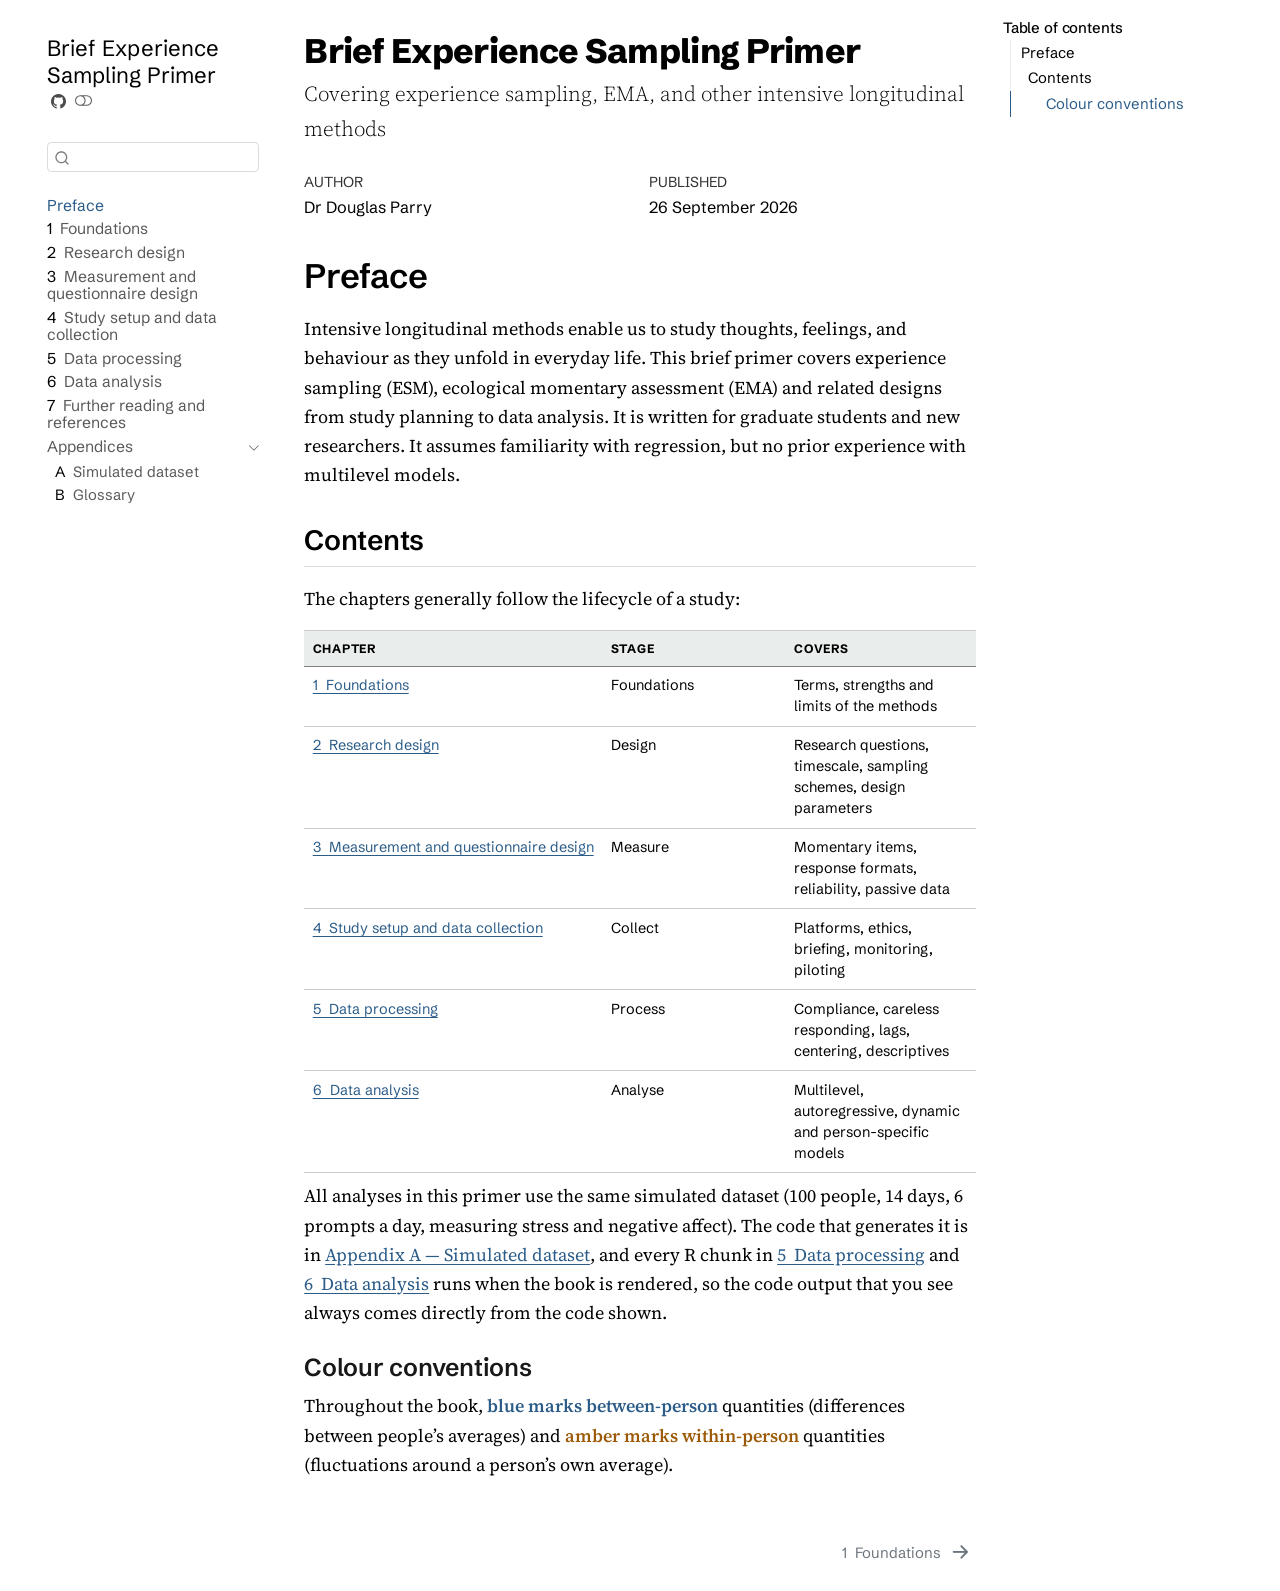
<file: esm-primer/index.html>
<!DOCTYPE html>
<html xmlns="http://www.w3.org/1999/xhtml" lang="en" xml:lang="en"><head>

<meta charset="utf-8">
<meta name="generator" content="quarto-1.9.38">

<meta name="viewport" content="width=device-width, initial-scale=1.0, user-scalable=yes">

<meta name="author" content="Dr Douglas Parry">
<meta name="dcterms.date" content="2026-09-26">

<title>Brief Experience Sampling Primer</title>
<style>
/* Default styles provided by pandoc.
** See https://pandoc.org/MANUAL.html#variables-for-html for config info.
*/
code{white-space: pre-wrap;}
span.smallcaps{font-variant: small-caps;}
div.columns{display: flex; gap: min(4vw, 1.5em);}
div.column{flex: auto; overflow-x: auto;}
div.hanging-indent{margin-left: 1.5em; text-indent: -1.5em;}
ul.task-list{list-style: none;}
ul.task-list li input[type="checkbox"] {
  width: 0.8em;
  margin: 0 0.8em 0.2em -1em; /* quarto-specific, see https://github.com/quarto-dev/quarto-cli/issues/4556 */ 
  vertical-align: middle;
}
</style>


<script src="site_libs/quarto-nav/quarto-nav.js"></script>
<script src="site_libs/quarto-nav/headroom.min.js"></script>
<script src="site_libs/clipboard/clipboard.min.js"></script>
<script src="site_libs/quarto-search/autocomplete.umd.js"></script>
<script src="site_libs/quarto-search/fuse.min.js"></script>
<script src="site_libs/quarto-search/quarto-search.js"></script>
<meta name="quarto:offset" content="./">
<link href="./01-foundations.html" rel="next">
<script src="site_libs/quarto-html/quarto.js" type="module"></script>
<script src="site_libs/quarto-html/tabsets/tabsets.js" type="module"></script>
<script src="site_libs/quarto-html/popper.min.js"></script>
<script src="site_libs/quarto-html/tippy.umd.min.js"></script>
<script src="site_libs/quarto-html/anchor.min.js"></script>
<link href="site_libs/quarto-html/tippy.css" rel="stylesheet">
<link href="site_libs/quarto-html/quarto-syntax-highlighting-b4a6977b0acd68cc64f20a42b22ed96d.css" rel="stylesheet" class="quarto-color-scheme" id="quarto-text-highlighting-styles">
<link href="site_libs/quarto-html/quarto-syntax-highlighting-dark-b4a6977b0acd68cc64f20a42b22ed96d.css" rel="stylesheet" class="quarto-color-scheme quarto-color-alternate" id="quarto-text-highlighting-styles">
<link href="site_libs/quarto-html/quarto-syntax-highlighting-b4a6977b0acd68cc64f20a42b22ed96d.css" rel="stylesheet" class="quarto-color-scheme-extra" id="quarto-text-highlighting-styles">
<script src="site_libs/bootstrap/bootstrap.min.js"></script>
<link href="site_libs/bootstrap/bootstrap-icons.css" rel="stylesheet">
<link href="site_libs/bootstrap/bootstrap-a930c1ea56d3c89e28a32ab090513413.min.css" rel="stylesheet" append-hash="true" class="quarto-color-scheme" id="quarto-bootstrap" data-mode="light">
<link href="site_libs/bootstrap/bootstrap-dark-594e0f838834c2ada8935efbe523737a.min.css" rel="stylesheet" append-hash="true" class="quarto-color-scheme quarto-color-alternate" id="quarto-bootstrap" data-mode="dark">
<link href="site_libs/bootstrap/bootstrap-a930c1ea56d3c89e28a32ab090513413.min.css" rel="stylesheet" append-hash="true" class="quarto-color-scheme-extra" id="quarto-bootstrap" data-mode="light">
<script id="quarto-search-options" type="application/json">{
  "location": "sidebar",
  "copy-button": false,
  "collapse-after": 3,
  "panel-placement": "start",
  "type": "textbox",
  "limit": 50,
  "keyboard-shortcut": [
    "f",
    "/",
    "s"
  ],
  "show-item-context": false,
  "language": {
    "search-no-results-text": "No results",
    "search-matching-documents-text": "matching documents",
    "search-copy-link-title": "Copy link to search",
    "search-hide-matches-text": "Hide additional matches",
    "search-more-match-text": "more match in this document",
    "search-more-matches-text": "more matches in this document",
    "search-clear-button-title": "Clear",
    "search-text-placeholder": "",
    "search-detached-cancel-button-title": "Cancel",
    "search-submit-button-title": "Submit",
    "search-label": "Search"
  }
}</script>


</head>

<body class="nav-sidebar floating quarto-light"><script id="quarto-html-before-body" type="application/javascript">
    const toggleBodyColorMode = (bsSheetEl) => {
      const mode = bsSheetEl.getAttribute("data-mode");
      const bodyEl = window.document.querySelector("body");
      if (mode === "dark") {
        bodyEl.classList.add("quarto-dark");
        bodyEl.classList.remove("quarto-light");
      } else {
        bodyEl.classList.add("quarto-light");
        bodyEl.classList.remove("quarto-dark");
      }
    }
    const toggleBodyColorPrimary = () => {
      const bsSheetEl = window.document.querySelector("link#quarto-bootstrap:not([rel=disabled-stylesheet])");
      if (bsSheetEl) {
        toggleBodyColorMode(bsSheetEl);
      }
    }
    const setColorSchemeToggle = (alternate) => {
      const toggles = window.document.querySelectorAll('.quarto-color-scheme-toggle');
      for (let i=0; i < toggles.length; i++) {
        const toggle = toggles[i];
        if (toggle) {
          if (alternate) {
            toggle.classList.add("alternate");
          } else {
            toggle.classList.remove("alternate");
          }
        }
      }
    };
    const toggleColorMode = (alternate) => {
      // Switch the stylesheets
      const primaryStylesheets = window.document.querySelectorAll('link.quarto-color-scheme:not(.quarto-color-alternate)');
      const alternateStylesheets = window.document.querySelectorAll('link.quarto-color-scheme.quarto-color-alternate');
      manageTransitions('#quarto-margin-sidebar .nav-link', false);
      if (alternate) {
        // note: dark is layered on light, we don't disable primary!
        enableStylesheet(alternateStylesheets);
        for (const sheetNode of alternateStylesheets) {
          if (sheetNode.id === "quarto-bootstrap") {
            toggleBodyColorMode(sheetNode);
          }
        }
      } else {
        disableStylesheet(alternateStylesheets);
        enableStylesheet(primaryStylesheets)
        toggleBodyColorPrimary();
      }
      manageTransitions('#quarto-margin-sidebar .nav-link', true);
      // Switch the toggles
      setColorSchemeToggle(alternate)
      // Hack to workaround the fact that safari doesn't
      // properly recolor the scrollbar when toggling (#1455)
      if (navigator.userAgent.indexOf('Safari') > 0 && navigator.userAgent.indexOf('Chrome') == -1) {
        manageTransitions("body", false);
        window.scrollTo(0, 1);
        setTimeout(() => {
          window.scrollTo(0, 0);
          manageTransitions("body", true);
        }, 40);
      }
    }
    const disableStylesheet = (stylesheets) => {
      for (let i=0; i < stylesheets.length; i++) {
        const stylesheet = stylesheets[i];
        stylesheet.rel = 'disabled-stylesheet';
      }
    }
    const enableStylesheet = (stylesheets) => {
      for (let i=0; i < stylesheets.length; i++) {
        const stylesheet = stylesheets[i];
        if(stylesheet.rel !== 'stylesheet') { // for Chrome, which will still FOUC without this check
          stylesheet.rel = 'stylesheet';
        }
      }
    }
    const manageTransitions = (selector, allowTransitions) => {
      const els = window.document.querySelectorAll(selector);
      for (let i=0; i < els.length; i++) {
        const el = els[i];
        if (allowTransitions) {
          el.classList.remove('notransition');
        } else {
          el.classList.add('notransition');
        }
      }
    }
    const isFileUrl = () => {
      return window.location.protocol === 'file:';
    }
    const hasAlternateSentinel = () => {
      let styleSentinel = getColorSchemeSentinel();
      if (styleSentinel !== null) {
        return styleSentinel === "alternate";
      } else {
        return false;
      }
    }
    const setStyleSentinel = (alternate) => {
      const value = alternate ? "alternate" : "default";
      if (!isFileUrl()) {
        window.localStorage.setItem("quarto-color-scheme", value);
      } else {
        localAlternateSentinel = value;
      }
    }
    const getColorSchemeSentinel = () => {
      if (!isFileUrl()) {
        const storageValue = window.localStorage.getItem("quarto-color-scheme");
        return storageValue != null ? storageValue : localAlternateSentinel;
      } else {
        return localAlternateSentinel;
      }
    }
    const toggleGiscusIfUsed = (isAlternate, darkModeDefault) => {
      const baseTheme = document.querySelector('#giscus-base-theme')?.value ?? 'light';
      const alternateTheme = document.querySelector('#giscus-alt-theme')?.value ?? 'dark';
      let newTheme = '';
      if(authorPrefersDark) {
        newTheme = isAlternate ? baseTheme : alternateTheme;
      } else {
        newTheme = isAlternate ? alternateTheme : baseTheme;
      }
      const changeGiscusTheme = () => {
        // From: https://github.com/giscus/giscus/issues/336
        const sendMessage = (message) => {
          const iframe = document.querySelector('iframe.giscus-frame');
          if (!iframe) return;
          iframe.contentWindow.postMessage({ giscus: message }, 'https://giscus.app');
        }
        sendMessage({
          setConfig: {
            theme: newTheme
          }
        });
      }
      const isGiscussLoaded = window.document.querySelector('iframe.giscus-frame') !== null;
      if (isGiscussLoaded) {
        changeGiscusTheme();
      }
    };
    const authorPrefersDark = false;
    const queryPrefersDark = window.matchMedia('(prefers-color-scheme: dark)');
    const darkModeDefault = queryPrefersDark.matches;
      document.querySelector('link#quarto-text-highlighting-styles.quarto-color-scheme-extra').rel = 'disabled-stylesheet';
      document.querySelector('link#quarto-bootstrap.quarto-color-scheme-extra').rel = 'disabled-stylesheet';
    let localAlternateSentinel = darkModeDefault ? 'alternate' : 'default';
    // Dark / light mode switch
    window.quartoToggleColorScheme = () => {
      // Read the current dark / light value
      let toAlternate = !hasAlternateSentinel();
      toggleColorMode(toAlternate);
      setStyleSentinel(toAlternate);
      toggleGiscusIfUsed(toAlternate, darkModeDefault);
      window.dispatchEvent(new Event('resize'));
    };
    queryPrefersDark.addEventListener("change", e => {
      if(window.localStorage.getItem("quarto-color-scheme") !== null)
        return;
      const alternate = e.matches
      toggleColorMode(alternate);
      localAlternateSentinel = e.matches ? 'alternate' : 'default'; // this is used alongside local storage!
      toggleGiscusIfUsed(alternate, darkModeDefault);
    });
    // Switch to dark mode if need be
    if (hasAlternateSentinel()) {
      toggleColorMode(true);
    } else {
      toggleColorMode(false);
    }
  </script>

<div id="quarto-search-results"></div>
  <header id="quarto-header" class="headroom fixed-top">
  <nav class="quarto-secondary-nav">
    <div class="container-fluid d-flex">
      <button type="button" class="quarto-btn-toggle btn" data-bs-toggle="collapse" role="button" data-bs-target=".quarto-sidebar-collapse-item" aria-controls="quarto-sidebar" aria-expanded="false" aria-label="Toggle sidebar navigation" onclick="if (window.quartoToggleHeadroom) { window.quartoToggleHeadroom(); }">
        <i class="bi bi-layout-text-sidebar-reverse"></i>
      </button>
        <nav class="quarto-page-breadcrumbs" aria-label="breadcrumb"><ol class="breadcrumb"><li class="breadcrumb-item"><a href="./index.html">Preface</a></li></ol></nav>
        <a class="flex-grow-1" role="navigation" data-bs-toggle="collapse" data-bs-target=".quarto-sidebar-collapse-item" aria-controls="quarto-sidebar" aria-expanded="false" aria-label="Toggle sidebar navigation" onclick="if (window.quartoToggleHeadroom) { window.quartoToggleHeadroom(); }">      
        </a>
      <button type="button" class="btn quarto-search-button" aria-label="Search" onclick="window.quartoOpenSearch();">
        <i class="bi bi-search"></i>
      </button>
    </div>
  </nav>
</header>
<!-- content -->
<div id="quarto-content" class="quarto-container page-columns page-rows-contents page-layout-article">
<!-- sidebar -->
  <nav id="quarto-sidebar" class="sidebar collapse collapse-horizontal quarto-sidebar-collapse-item sidebar-navigation floating overflow-auto">
    <div class="pt-lg-2 mt-2 text-left sidebar-header">
    <div class="sidebar-title mb-0 py-0">
      <a href="./">Brief Experience Sampling Primer</a> 
        <div class="sidebar-tools-main">
    <a href="https://github.com/dougaparry/esm-primer" title="Source Code" class="quarto-navigation-tool px-1" aria-label="Source Code"><i class="bi bi-github"></i></a>
  <a href="" class="quarto-color-scheme-toggle quarto-navigation-tool  px-1" onclick="window.quartoToggleColorScheme(); return false;" title="Toggle dark mode"><i class="bi"></i></a>
</div>
    </div>
      </div>
        <div class="mt-2 flex-shrink-0 align-items-center">
        <div class="sidebar-search">
        <div id="quarto-search" class="" title="Search"></div>
        </div>
        </div>
    <div class="sidebar-menu-container"> 
    <ul class="list-unstyled mt-1">
        <li class="sidebar-item">
  <div class="sidebar-item-container"> 
  <a href="./index.html" class="sidebar-item-text sidebar-link active">
 <span class="menu-text">Preface</span></a>
  </div>
</li>
        <li class="sidebar-item">
  <div class="sidebar-item-container"> 
  <a href="./01-foundations.html" class="sidebar-item-text sidebar-link">
 <span class="menu-text"><span class="chapter-number">1</span>&nbsp; <span class="chapter-title">Foundations</span></span></a>
  </div>
</li>
        <li class="sidebar-item">
  <div class="sidebar-item-container"> 
  <a href="./02-design.html" class="sidebar-item-text sidebar-link">
 <span class="menu-text"><span class="chapter-number">2</span>&nbsp; <span class="chapter-title">Research design</span></span></a>
  </div>
</li>
        <li class="sidebar-item">
  <div class="sidebar-item-container"> 
  <a href="./03-measurement.html" class="sidebar-item-text sidebar-link">
 <span class="menu-text"><span class="chapter-number">3</span>&nbsp; <span class="chapter-title">Measurement and questionnaire design</span></span></a>
  </div>
</li>
        <li class="sidebar-item">
  <div class="sidebar-item-container"> 
  <a href="./04-collection.html" class="sidebar-item-text sidebar-link">
 <span class="menu-text"><span class="chapter-number">4</span>&nbsp; <span class="chapter-title">Study setup and data collection</span></span></a>
  </div>
</li>
        <li class="sidebar-item">
  <div class="sidebar-item-container"> 
  <a href="./05-processing.html" class="sidebar-item-text sidebar-link">
 <span class="menu-text"><span class="chapter-number">5</span>&nbsp; <span class="chapter-title">Data processing</span></span></a>
  </div>
</li>
        <li class="sidebar-item">
  <div class="sidebar-item-container"> 
  <a href="./06-analysis.html" class="sidebar-item-text sidebar-link">
 <span class="menu-text"><span class="chapter-number">6</span>&nbsp; <span class="chapter-title">Data analysis</span></span></a>
  </div>
</li>
        <li class="sidebar-item">
  <div class="sidebar-item-container"> 
  <a href="./08-further-reading.html" class="sidebar-item-text sidebar-link">
 <span class="menu-text"><span class="chapter-number">7</span>&nbsp; <span class="chapter-title">Further reading and references</span></span></a>
  </div>
</li>
        <li class="sidebar-item sidebar-item-section">
      <div class="sidebar-item-container"> 
            <a class="sidebar-item-text sidebar-link text-start" data-bs-toggle="collapse" data-bs-target="#quarto-sidebar-section-1" role="navigation" aria-expanded="true">
 <span class="menu-text">Appendices</span></a>
          <a class="sidebar-item-toggle text-start" data-bs-toggle="collapse" data-bs-target="#quarto-sidebar-section-1" role="navigation" aria-expanded="true" aria-label="Toggle section">
            <i class="bi bi-chevron-right ms-2"></i>
          </a> 
      </div>
      <ul id="quarto-sidebar-section-1" class="collapse list-unstyled sidebar-section depth1 show">  
          <li class="sidebar-item">
  <div class="sidebar-item-container"> 
  <a href="./A-simulated-data.html" class="sidebar-item-text sidebar-link">
 <span class="menu-text"><span class="chapter-number">A</span>&nbsp; <span class="chapter-title">Simulated dataset</span></span></a>
  </div>
</li>
          <li class="sidebar-item">
  <div class="sidebar-item-container"> 
  <a href="./B-glossary.html" class="sidebar-item-text sidebar-link">
 <span class="menu-text"><span class="chapter-number">B</span>&nbsp; <span class="chapter-title">Glossary</span></span></a>
  </div>
</li>
      </ul>
  </li>
    </ul>
    </div>
</nav>
<div id="quarto-sidebar-glass" class="quarto-sidebar-collapse-item" data-bs-toggle="collapse" data-bs-target=".quarto-sidebar-collapse-item"></div>
<!-- margin-sidebar -->
    <div id="quarto-margin-sidebar" class="sidebar margin-sidebar">
        <nav id="TOC" role="doc-toc" class="toc-active">
    <h2 id="toc-title">Table of contents</h2>
   
  <ul>
  <li><a href="#preface" id="toc-preface" class="nav-link active" data-scroll-target="#preface">Preface</a>
  <ul class="collapse">
  <li><a href="#contents" id="toc-contents" class="nav-link" data-scroll-target="#contents">Contents</a>
  <ul class="collapse">
  <li><a href="#colour-conventions" id="toc-colour-conventions" class="nav-link" data-scroll-target="#colour-conventions">Colour conventions</a></li>
  </ul></li>
  </ul></li>
  </ul>
</nav>
    </div>
<!-- main -->
<main class="content" id="quarto-document-content">


<header id="title-block-header" class="quarto-title-block default">
<div class="quarto-title">
<h1 class="title">Brief Experience Sampling Primer</h1>
<p class="subtitle lead">Covering experience sampling, EMA, and other intensive longitudinal methods</p>
</div>



<div class="quarto-title-meta">

    <div>
    <div class="quarto-title-meta-heading">Author</div>
    <div class="quarto-title-meta-contents">
             <p>Dr Douglas Parry </p>
          </div>
  </div>
    
    <div>
    <div class="quarto-title-meta-heading">Published</div>
    <div class="quarto-title-meta-contents">
      <p class="date">26 September 2026</p>
    </div>
  </div>
  
    
  </div>
  


</header>


<section id="preface" class="level1 unnumbered">
<h1 class="unnumbered">Preface</h1>
<p>Intensive longitudinal methods enable us to study thoughts, feelings, and behaviour as they unfold in everyday life. This brief primer covers experience sampling (ESM), ecological momentary assessment (EMA) and related designs from study planning to data analysis. It is written for graduate students and new researchers. It assumes familiarity with regression, but no prior experience with multilevel models.</p>
<section id="contents" class="level2">
<h2 class="anchored" data-anchor-id="contents">Contents</h2>
<p>The chapters generally follow the lifecycle of a study:</p>
<table class="caption-top table">
<colgroup>
<col style="width: 33%">
<col style="width: 33%">
<col style="width: 33%">
</colgroup>
<thead>
<tr class="header">
<th>Chapter</th>
<th>Stage</th>
<th>Covers</th>
</tr>
</thead>
<tbody>
<tr class="odd">
<td><a href="01-foundations.html" class="quarto-xref"><span>1&nbsp; Foundations</span></a></td>
<td>Foundations</td>
<td>Terms, strengths and limits of the methods</td>
</tr>
<tr class="even">
<td><a href="02-design.html" class="quarto-xref"><span>2&nbsp; Research design</span></a></td>
<td>Design</td>
<td>Research questions, timescale, sampling schemes, design parameters</td>
</tr>
<tr class="odd">
<td><a href="03-measurement.html" class="quarto-xref"><span>3&nbsp; Measurement and questionnaire design</span></a></td>
<td>Measure</td>
<td>Momentary items, response formats, reliability, passive data</td>
</tr>
<tr class="even">
<td><a href="04-collection.html" class="quarto-xref"><span>4&nbsp; Study setup and data collection</span></a></td>
<td>Collect</td>
<td>Platforms, ethics, briefing, monitoring, piloting</td>
</tr>
<tr class="odd">
<td><a href="05-processing.html" class="quarto-xref"><span>5&nbsp; Data processing</span></a></td>
<td>Process</td>
<td>Compliance, careless responding, lags, centering, descriptives</td>
</tr>
<tr class="even">
<td><a href="06-analysis.html" class="quarto-xref"><span>6&nbsp; Data analysis</span></a></td>
<td>Analyse</td>
<td>Multilevel, autoregressive, dynamic and person-specific models</td>
</tr>
</tbody>
</table>
<p>All analyses in this primer use the same simulated dataset (100 people, 14 days, 6 prompts a day, measuring stress and negative affect). The code that generates it is in <a href="A-simulated-data.html" class="quarto-xref"><span>Appendix A — Simulated dataset</span></a>, and every R chunk in <a href="05-processing.html" class="quarto-xref"><span>5&nbsp; Data processing</span></a> and <a href="06-analysis.html" class="quarto-xref"><span>6&nbsp; Data analysis</span></a> runs when the book is rendered, so the code output that you see always comes directly from the code shown.</p>
<section id="colour-conventions" class="level3">
<h3 class="anchored" data-anchor-id="colour-conventions">Colour conventions</h3>
<p>Throughout the book, <span class="b">blue marks between-person</span> quantities (differences between people’s averages) and <span class="w">amber marks within-person</span> quantities (fluctuations around a person’s own average).</p>


</section>
</section>
</section>

</main> <!-- /main -->
<script id="quarto-html-after-body" type="application/javascript">
  window.document.addEventListener("DOMContentLoaded", function (event) {
    // Ensure there is a toggle, if there isn't float one in the top right
    if (window.document.querySelector('.quarto-color-scheme-toggle') === null) {
      const a = window.document.createElement('a');
      a.classList.add('top-right');
      a.classList.add('quarto-color-scheme-toggle');
      a.href = "";
      a.onclick = function() { try { window.quartoToggleColorScheme(); } catch {} return false; };
      const i = window.document.createElement("i");
      i.classList.add('bi');
      a.appendChild(i);
      window.document.body.appendChild(a);
    }
    setColorSchemeToggle(hasAlternateSentinel())
    const icon = "";
    const anchorJS = new window.AnchorJS();
    anchorJS.options = {
      placement: 'right',
      icon: icon
    };
    anchorJS.add('.anchored');
    const isCodeAnnotation = (el) => {
      for (const clz of el.classList) {
        if (clz.startsWith('code-annotation-')) {                     
          return true;
        }
      }
      return false;
    }
    const onCopySuccess = function(e) {
      // button target
      const button = e.trigger;
      // don't keep focus
      button.blur();
      // flash "checked"
      button.classList.add('code-copy-button-checked');
      var currentTitle = button.getAttribute("title");
      button.setAttribute("title", "Copied!");
      let tooltip;
      if (window.bootstrap) {
        button.setAttribute("data-bs-toggle", "tooltip");
        button.setAttribute("data-bs-placement", "left");
        button.setAttribute("data-bs-title", "Copied!");
        tooltip = new bootstrap.Tooltip(button, 
          { trigger: "manual", 
            customClass: "code-copy-button-tooltip",
            offset: [0, -8]});
        tooltip.show();    
      }
      setTimeout(function() {
        if (tooltip) {
          tooltip.hide();
          button.removeAttribute("data-bs-title");
          button.removeAttribute("data-bs-toggle");
          button.removeAttribute("data-bs-placement");
        }
        button.setAttribute("title", currentTitle);
        button.classList.remove('code-copy-button-checked');
      }, 1000);
      // clear code selection
      e.clearSelection();
    }
    const getTextToCopy = function(trigger) {
      const outerScaffold = trigger.parentElement.cloneNode(true);
      const codeEl = outerScaffold.querySelector('code');
      for (const childEl of codeEl.children) {
        if (isCodeAnnotation(childEl)) {
          childEl.remove();
        }
      }
      return codeEl.innerText;
    }
    const clipboard = new window.ClipboardJS('.code-copy-button:not([data-in-quarto-modal])', {
      text: getTextToCopy
    });
    clipboard.on('success', onCopySuccess);
    if (window.document.getElementById('quarto-embedded-source-code-modal')) {
      const clipboardModal = new window.ClipboardJS('.code-copy-button[data-in-quarto-modal]', {
        text: getTextToCopy,
        container: window.document.getElementById('quarto-embedded-source-code-modal')
      });
      clipboardModal.on('success', onCopySuccess);
    }
      var localhostRegex = new RegExp(/^(?:http|https):\/\/localhost\:?[0-9]*\//);
      var mailtoRegex = new RegExp(/^mailto:/);
        var filterRegex = new RegExp('/' + window.location.host + '/');
      var isInternal = (href) => {
          return filterRegex.test(href) || localhostRegex.test(href) || mailtoRegex.test(href);
      }
      // Inspect non-navigation links and adorn them if external
     var links = window.document.querySelectorAll('a[href]:not(.nav-link):not(.navbar-brand):not(.toc-action):not(.sidebar-link):not(.sidebar-item-toggle):not(.pagination-link):not(.no-external):not([aria-hidden]):not(.dropdown-item):not(.quarto-navigation-tool):not(.about-link)');
      for (var i=0; i<links.length; i++) {
        const link = links[i];
        if (!isInternal(link.href)) {
          // undo the damage that might have been done by quarto-nav.js in the case of
          // links that we want to consider external
          if (link.dataset.originalHref !== undefined) {
            link.href = link.dataset.originalHref;
          }
            // target, if specified
            link.setAttribute("target", "_blank");
            if (link.getAttribute("rel") === null) {
              link.setAttribute("rel", "noopener");
            }
        }
      }
    function tippyHover(el, contentFn, onTriggerFn, onUntriggerFn) {
      const config = {
        allowHTML: true,
        maxWidth: 500,
        delay: 100,
        arrow: false,
        appendTo: function(el) {
            return el.parentElement;
        },
        interactive: true,
        interactiveBorder: 10,
        theme: 'quarto',
        placement: 'bottom-start',
      };
      if (contentFn) {
        config.content = contentFn;
      }
      if (onTriggerFn) {
        config.onTrigger = onTriggerFn;
      }
      if (onUntriggerFn) {
        config.onUntrigger = onUntriggerFn;
      }
      window.tippy(el, config); 
    }
    const noterefs = window.document.querySelectorAll('a[role="doc-noteref"]');
    for (var i=0; i<noterefs.length; i++) {
      const ref = noterefs[i];
      tippyHover(ref, function() {
        // use id or data attribute instead here
        let href = ref.getAttribute('data-footnote-href') || ref.getAttribute('href');
        try { href = new URL(href).hash; } catch {}
        const id = href.replace(/^#\/?/, "");
        const note = window.document.getElementById(id);
        if (note) {
          return note.innerHTML;
        } else {
          return "";
        }
      });
    }
    const xrefs = window.document.querySelectorAll('a.quarto-xref');
    const processXRef = (id, note) => {
      // Strip column container classes
      const stripColumnClz = (el) => {
        el.classList.remove("page-full", "page-columns");
        if (el.children) {
          for (const child of el.children) {
            stripColumnClz(child);
          }
        }
      }
      stripColumnClz(note)
      if (id === null || id.startsWith('sec-')) {
        // Special case sections, only their first couple elements
        const container = document.createElement("div");
        if (note.children && note.children.length > 2) {
          container.appendChild(note.children[0].cloneNode(true));
          for (let i = 1; i < note.children.length; i++) {
            const child = note.children[i];
            if (child.tagName === "P" && child.innerText === "") {
              continue;
            } else {
              container.appendChild(child.cloneNode(true));
              break;
            }
          }
          if (window.Quarto?.typesetMath) {
            window.Quarto.typesetMath(container);
          }
          return container.innerHTML
        } else {
          if (window.Quarto?.typesetMath) {
            window.Quarto.typesetMath(note);
          }
          return note.innerHTML;
        }
      } else {
        // Remove any anchor links if they are present
        const anchorLink = note.querySelector('a.anchorjs-link');
        if (anchorLink) {
          anchorLink.remove();
        }
        if (window.Quarto?.typesetMath) {
          window.Quarto.typesetMath(note);
        }
        if (note.classList.contains("callout")) {
          return note.outerHTML;
        } else {
          return note.innerHTML;
        }
      }
    }
    for (var i=0; i<xrefs.length; i++) {
      const xref = xrefs[i];
      tippyHover(xref, undefined, function(instance) {
        instance.disable();
        let url = xref.getAttribute('href');
        let hash = undefined; 
        if (url.startsWith('#')) {
          hash = url;
        } else {
          try { hash = new URL(url).hash; } catch {}
        }
        if (hash) {
          const id = hash.replace(/^#\/?/, "");
          const note = window.document.getElementById(id);
          if (note !== null) {
            try {
              const html = processXRef(id, note.cloneNode(true));
              instance.setContent(html);
            } finally {
              instance.enable();
              instance.show();
            }
          } else {
            // See if we can fetch this
            fetch(url.split('#')[0])
            .then(res => res.text())
            .then(html => {
              const parser = new DOMParser();
              const htmlDoc = parser.parseFromString(html, "text/html");
              const note = htmlDoc.getElementById(id);
              if (note !== null) {
                const html = processXRef(id, note);
                instance.setContent(html);
              } 
            }).finally(() => {
              instance.enable();
              instance.show();
            });
          }
        } else {
          // See if we can fetch a full url (with no hash to target)
          // This is a special case and we should probably do some content thinning / targeting
          fetch(url)
          .then(res => res.text())
          .then(html => {
            const parser = new DOMParser();
            const htmlDoc = parser.parseFromString(html, "text/html");
            const note = htmlDoc.querySelector('main.content');
            if (note !== null) {
              // This should only happen for chapter cross references
              // (since there is no id in the URL)
              // remove the first header
              if (note.children.length > 0 && note.children[0].tagName === "HEADER") {
                note.children[0].remove();
              }
              const html = processXRef(null, note);
              instance.setContent(html);
            } 
          }).finally(() => {
            instance.enable();
            instance.show();
          });
        }
      }, function(instance) {
      });
    }
        let selectedAnnoteEl;
        const selectorForAnnotation = ( cell, annotation) => {
          let cellAttr = 'data-code-cell="' + cell + '"';
          let lineAttr = 'data-code-annotation="' +  annotation + '"';
          const selector = 'span[' + cellAttr + '][' + lineAttr + ']';
          return selector;
        }
        const selectCodeLines = (annoteEl) => {
          const doc = window.document;
          const targetCell = annoteEl.getAttribute("data-target-cell");
          const targetAnnotation = annoteEl.getAttribute("data-target-annotation");
          const annoteSpan = window.document.querySelector(selectorForAnnotation(targetCell, targetAnnotation));
          const lines = annoteSpan.getAttribute("data-code-lines").split(",");
          const lineIds = lines.map((line) => {
            return targetCell + "-" + line;
          })
          let top = null;
          let height = null;
          let parent = null;
          if (lineIds.length > 0) {
              //compute the position of the single el (top and bottom and make a div)
              const el = window.document.getElementById(lineIds[0]);
              top = el.offsetTop;
              height = el.offsetHeight;
              parent = el.parentElement.parentElement;
            if (lineIds.length > 1) {
              const lastEl = window.document.getElementById(lineIds[lineIds.length - 1]);
              const bottom = lastEl.offsetTop + lastEl.offsetHeight;
              height = bottom - top;
            }
            if (top !== null && height !== null && parent !== null) {
              // cook up a div (if necessary) and position it 
              let div = window.document.getElementById("code-annotation-line-highlight");
              if (div === null) {
                div = window.document.createElement("div");
                div.setAttribute("id", "code-annotation-line-highlight");
                div.style.position = 'absolute';
                parent.appendChild(div);
              }
              div.style.top = top - 2 + "px";
              div.style.height = height + 4 + "px";
              div.style.left = 0;
              let gutterDiv = window.document.getElementById("code-annotation-line-highlight-gutter");
              if (gutterDiv === null) {
                gutterDiv = window.document.createElement("div");
                gutterDiv.setAttribute("id", "code-annotation-line-highlight-gutter");
                gutterDiv.style.position = 'absolute';
                const codeCell = window.document.getElementById(targetCell);
                const gutter = codeCell.querySelector('.code-annotation-gutter');
                gutter.appendChild(gutterDiv);
              }
              gutterDiv.style.top = top - 2 + "px";
              gutterDiv.style.height = height + 4 + "px";
            }
            selectedAnnoteEl = annoteEl;
          }
        };
        const unselectCodeLines = () => {
          const elementsIds = ["code-annotation-line-highlight", "code-annotation-line-highlight-gutter"];
          elementsIds.forEach((elId) => {
            const div = window.document.getElementById(elId);
            if (div) {
              div.remove();
            }
          });
          selectedAnnoteEl = undefined;
        };
          // Handle positioning of the toggle
      window.addEventListener(
        "resize",
        throttle(() => {
          elRect = undefined;
          if (selectedAnnoteEl) {
            selectCodeLines(selectedAnnoteEl);
          }
        }, 10)
      );
      function throttle(fn, ms) {
      let throttle = false;
      let timer;
        return (...args) => {
          if(!throttle) { // first call gets through
              fn.apply(this, args);
              throttle = true;
          } else { // all the others get throttled
              if(timer) clearTimeout(timer); // cancel #2
              timer = setTimeout(() => {
                fn.apply(this, args);
                timer = throttle = false;
              }, ms);
          }
        };
      }
        // Attach click handler to the DT
        const annoteDls = window.document.querySelectorAll('dt[data-target-cell]');
        for (const annoteDlNode of annoteDls) {
          annoteDlNode.addEventListener('click', (event) => {
            const clickedEl = event.target;
            if (clickedEl !== selectedAnnoteEl) {
              unselectCodeLines();
              const activeEl = window.document.querySelector('dt[data-target-cell].code-annotation-active');
              if (activeEl) {
                activeEl.classList.remove('code-annotation-active');
              }
              selectCodeLines(clickedEl);
              clickedEl.classList.add('code-annotation-active');
            } else {
              // Unselect the line
              unselectCodeLines();
              clickedEl.classList.remove('code-annotation-active');
            }
          });
        }
    const findCites = (el) => {
      const parentEl = el.parentElement;
      if (parentEl) {
        const cites = parentEl.dataset.cites;
        if (cites) {
          return {
            el,
            cites: cites.split(' ')
          };
        } else {
          return findCites(el.parentElement)
        }
      } else {
        return undefined;
      }
    };
    var bibliorefs = window.document.querySelectorAll('a[role="doc-biblioref"]');
    for (var i=0; i<bibliorefs.length; i++) {
      const ref = bibliorefs[i];
      const citeInfo = findCites(ref);
      if (citeInfo) {
        tippyHover(citeInfo.el, function() {
          var popup = window.document.createElement('div');
          citeInfo.cites.forEach(function(cite) {
            var citeDiv = window.document.createElement('div');
            citeDiv.classList.add('hanging-indent');
            citeDiv.classList.add('csl-entry');
            var biblioDiv = window.document.getElementById('ref-' + cite);
            if (biblioDiv) {
              citeDiv.innerHTML = biblioDiv.innerHTML;
            }
            popup.appendChild(citeDiv);
          });
          return popup.innerHTML;
        });
      }
    }
  });
  </script>
<nav class="page-navigation">
  <div class="nav-page nav-page-previous">
  </div>
  <div class="nav-page nav-page-next">
      <a href="./01-foundations.html" class="pagination-link" aria-label="Foundations">
        <span class="nav-page-text"><span class="chapter-number">1</span>&nbsp; <span class="chapter-title">Foundations</span></span> <i class="bi bi-arrow-right-short"></i>
      </a>
  </div>
</nav>
</div> <!-- /content -->




</body></html>
</file>
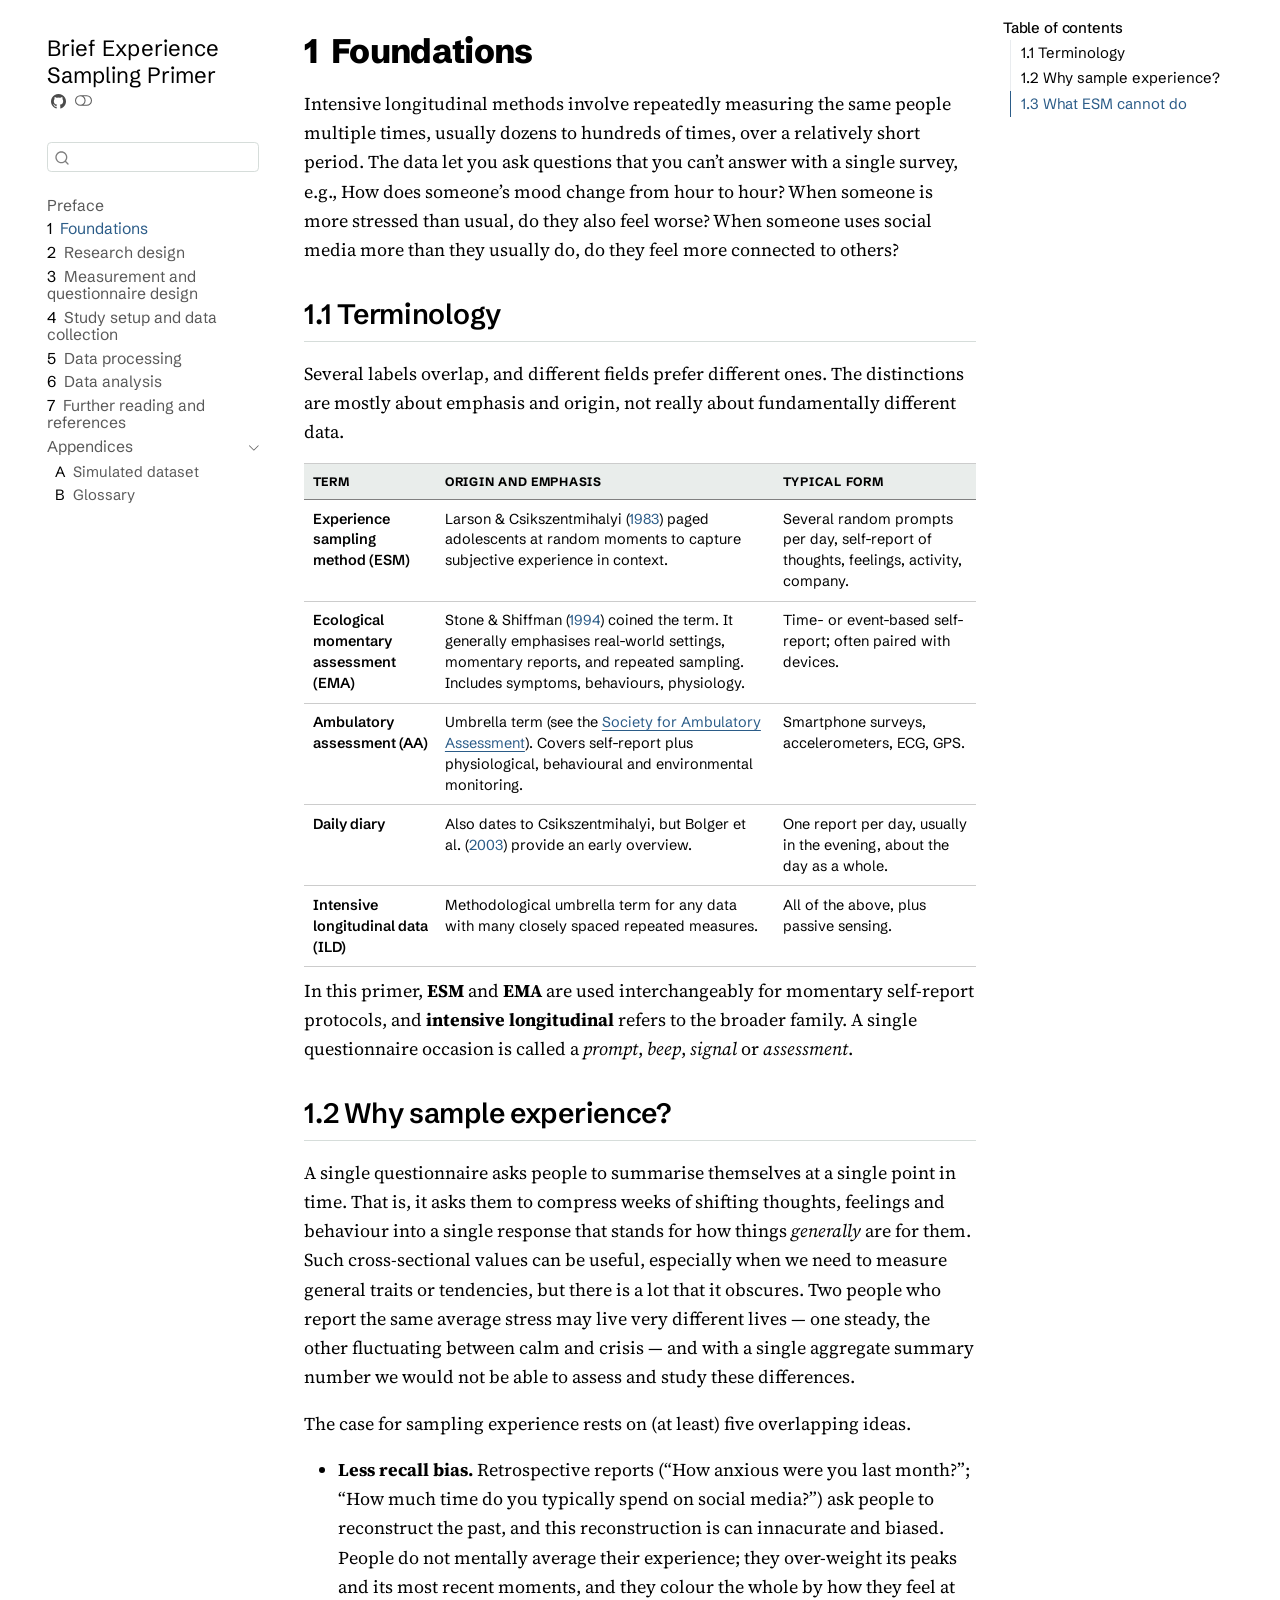
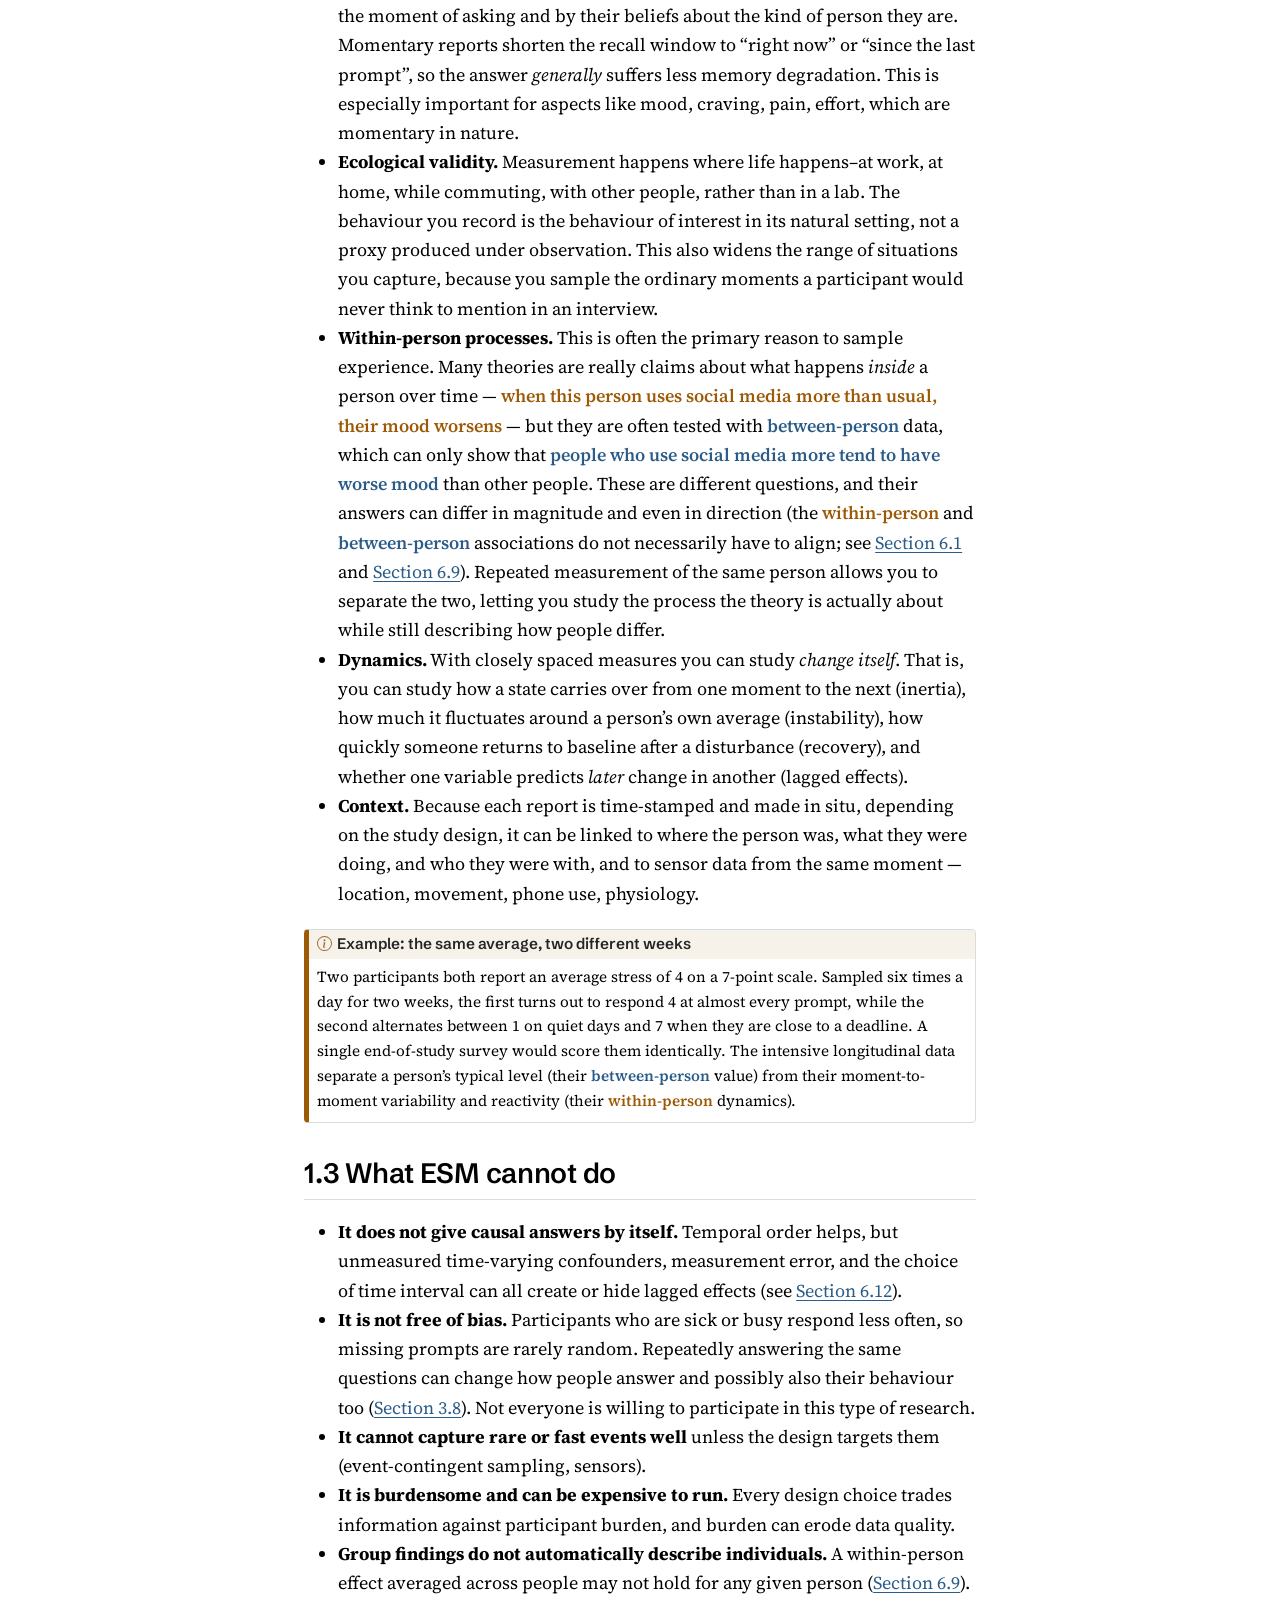
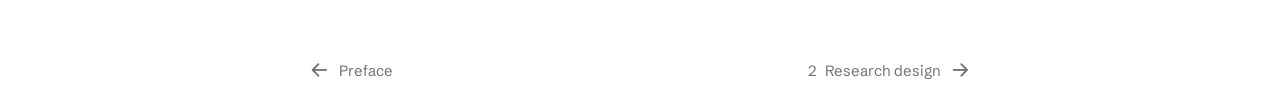
<file: esm-primer/01-foundations.html>
<!DOCTYPE html>
<html xmlns="http://www.w3.org/1999/xhtml" lang="en" xml:lang="en"><head>

<meta charset="utf-8">
<meta name="generator" content="quarto-1.9.38">

<meta name="viewport" content="width=device-width, initial-scale=1.0, user-scalable=yes">


<title>1&nbsp; Foundations – Brief Experience Sampling Primer</title>
<style>
/* Default styles provided by pandoc.
** See https://pandoc.org/MANUAL.html#variables-for-html for config info.
*/
code{white-space: pre-wrap;}
span.smallcaps{font-variant: small-caps;}
div.columns{display: flex; gap: min(4vw, 1.5em);}
div.column{flex: auto; overflow-x: auto;}
div.hanging-indent{margin-left: 1.5em; text-indent: -1.5em;}
ul.task-list{list-style: none;}
ul.task-list li input[type="checkbox"] {
  width: 0.8em;
  margin: 0 0.8em 0.2em -1em; /* quarto-specific, see https://github.com/quarto-dev/quarto-cli/issues/4556 */ 
  vertical-align: middle;
}
/* CSS for citations */
div.csl-bib-body { }
div.csl-entry {
  clear: both;
  margin-bottom: 0em;
}
.hanging-indent div.csl-entry {
  margin-left:2em;
  text-indent:-2em;
}
div.csl-left-margin {
  min-width:2em;
  float:left;
}
div.csl-right-inline {
  margin-left:2em;
  padding-left:1em;
}
div.csl-indent {
  margin-left: 2em;
}</style>


<script src="site_libs/quarto-nav/quarto-nav.js"></script>
<script src="site_libs/quarto-nav/headroom.min.js"></script>
<script src="site_libs/clipboard/clipboard.min.js"></script>
<script src="site_libs/quarto-search/autocomplete.umd.js"></script>
<script src="site_libs/quarto-search/fuse.min.js"></script>
<script src="site_libs/quarto-search/quarto-search.js"></script>
<meta name="quarto:offset" content="./">
<link href="./02-design.html" rel="next">
<link href="./index.html" rel="prev">
<script src="site_libs/quarto-html/quarto.js" type="module"></script>
<script src="site_libs/quarto-html/tabsets/tabsets.js" type="module"></script>
<script src="site_libs/quarto-html/popper.min.js"></script>
<script src="site_libs/quarto-html/tippy.umd.min.js"></script>
<script src="site_libs/quarto-html/anchor.min.js"></script>
<link href="site_libs/quarto-html/tippy.css" rel="stylesheet">
<link href="site_libs/quarto-html/quarto-syntax-highlighting-b4a6977b0acd68cc64f20a42b22ed96d.css" rel="stylesheet" class="quarto-color-scheme" id="quarto-text-highlighting-styles">
<link href="site_libs/quarto-html/quarto-syntax-highlighting-dark-b4a6977b0acd68cc64f20a42b22ed96d.css" rel="stylesheet" class="quarto-color-scheme quarto-color-alternate" id="quarto-text-highlighting-styles">
<link href="site_libs/quarto-html/quarto-syntax-highlighting-b4a6977b0acd68cc64f20a42b22ed96d.css" rel="stylesheet" class="quarto-color-scheme-extra" id="quarto-text-highlighting-styles">
<script src="site_libs/bootstrap/bootstrap.min.js"></script>
<link href="site_libs/bootstrap/bootstrap-icons.css" rel="stylesheet">
<link href="site_libs/bootstrap/bootstrap-a930c1ea56d3c89e28a32ab090513413.min.css" rel="stylesheet" append-hash="true" class="quarto-color-scheme" id="quarto-bootstrap" data-mode="light">
<link href="site_libs/bootstrap/bootstrap-dark-594e0f838834c2ada8935efbe523737a.min.css" rel="stylesheet" append-hash="true" class="quarto-color-scheme quarto-color-alternate" id="quarto-bootstrap" data-mode="dark">
<link href="site_libs/bootstrap/bootstrap-a930c1ea56d3c89e28a32ab090513413.min.css" rel="stylesheet" append-hash="true" class="quarto-color-scheme-extra" id="quarto-bootstrap" data-mode="light">
<script id="quarto-search-options" type="application/json">{
  "location": "sidebar",
  "copy-button": false,
  "collapse-after": 3,
  "panel-placement": "start",
  "type": "textbox",
  "limit": 50,
  "keyboard-shortcut": [
    "f",
    "/",
    "s"
  ],
  "show-item-context": false,
  "language": {
    "search-no-results-text": "No results",
    "search-matching-documents-text": "matching documents",
    "search-copy-link-title": "Copy link to search",
    "search-hide-matches-text": "Hide additional matches",
    "search-more-match-text": "more match in this document",
    "search-more-matches-text": "more matches in this document",
    "search-clear-button-title": "Clear",
    "search-text-placeholder": "",
    "search-detached-cancel-button-title": "Cancel",
    "search-submit-button-title": "Submit",
    "search-label": "Search"
  }
}</script>


</head>

<body class="nav-sidebar floating quarto-light"><script id="quarto-html-before-body" type="application/javascript">
    const toggleBodyColorMode = (bsSheetEl) => {
      const mode = bsSheetEl.getAttribute("data-mode");
      const bodyEl = window.document.querySelector("body");
      if (mode === "dark") {
        bodyEl.classList.add("quarto-dark");
        bodyEl.classList.remove("quarto-light");
      } else {
        bodyEl.classList.add("quarto-light");
        bodyEl.classList.remove("quarto-dark");
      }
    }
    const toggleBodyColorPrimary = () => {
      const bsSheetEl = window.document.querySelector("link#quarto-bootstrap:not([rel=disabled-stylesheet])");
      if (bsSheetEl) {
        toggleBodyColorMode(bsSheetEl);
      }
    }
    const setColorSchemeToggle = (alternate) => {
      const toggles = window.document.querySelectorAll('.quarto-color-scheme-toggle');
      for (let i=0; i < toggles.length; i++) {
        const toggle = toggles[i];
        if (toggle) {
          if (alternate) {
            toggle.classList.add("alternate");
          } else {
            toggle.classList.remove("alternate");
          }
        }
      }
    };
    const toggleColorMode = (alternate) => {
      // Switch the stylesheets
      const primaryStylesheets = window.document.querySelectorAll('link.quarto-color-scheme:not(.quarto-color-alternate)');
      const alternateStylesheets = window.document.querySelectorAll('link.quarto-color-scheme.quarto-color-alternate');
      manageTransitions('#quarto-margin-sidebar .nav-link', false);
      if (alternate) {
        // note: dark is layered on light, we don't disable primary!
        enableStylesheet(alternateStylesheets);
        for (const sheetNode of alternateStylesheets) {
          if (sheetNode.id === "quarto-bootstrap") {
            toggleBodyColorMode(sheetNode);
          }
        }
      } else {
        disableStylesheet(alternateStylesheets);
        enableStylesheet(primaryStylesheets)
        toggleBodyColorPrimary();
      }
      manageTransitions('#quarto-margin-sidebar .nav-link', true);
      // Switch the toggles
      setColorSchemeToggle(alternate)
      // Hack to workaround the fact that safari doesn't
      // properly recolor the scrollbar when toggling (#1455)
      if (navigator.userAgent.indexOf('Safari') > 0 && navigator.userAgent.indexOf('Chrome') == -1) {
        manageTransitions("body", false);
        window.scrollTo(0, 1);
        setTimeout(() => {
          window.scrollTo(0, 0);
          manageTransitions("body", true);
        }, 40);
      }
    }
    const disableStylesheet = (stylesheets) => {
      for (let i=0; i < stylesheets.length; i++) {
        const stylesheet = stylesheets[i];
        stylesheet.rel = 'disabled-stylesheet';
      }
    }
    const enableStylesheet = (stylesheets) => {
      for (let i=0; i < stylesheets.length; i++) {
        const stylesheet = stylesheets[i];
        if(stylesheet.rel !== 'stylesheet') { // for Chrome, which will still FOUC without this check
          stylesheet.rel = 'stylesheet';
        }
      }
    }
    const manageTransitions = (selector, allowTransitions) => {
      const els = window.document.querySelectorAll(selector);
      for (let i=0; i < els.length; i++) {
        const el = els[i];
        if (allowTransitions) {
          el.classList.remove('notransition');
        } else {
          el.classList.add('notransition');
        }
      }
    }
    const isFileUrl = () => {
      return window.location.protocol === 'file:';
    }
    const hasAlternateSentinel = () => {
      let styleSentinel = getColorSchemeSentinel();
      if (styleSentinel !== null) {
        return styleSentinel === "alternate";
      } else {
        return false;
      }
    }
    const setStyleSentinel = (alternate) => {
      const value = alternate ? "alternate" : "default";
      if (!isFileUrl()) {
        window.localStorage.setItem("quarto-color-scheme", value);
      } else {
        localAlternateSentinel = value;
      }
    }
    const getColorSchemeSentinel = () => {
      if (!isFileUrl()) {
        const storageValue = window.localStorage.getItem("quarto-color-scheme");
        return storageValue != null ? storageValue : localAlternateSentinel;
      } else {
        return localAlternateSentinel;
      }
    }
    const toggleGiscusIfUsed = (isAlternate, darkModeDefault) => {
      const baseTheme = document.querySelector('#giscus-base-theme')?.value ?? 'light';
      const alternateTheme = document.querySelector('#giscus-alt-theme')?.value ?? 'dark';
      let newTheme = '';
      if(authorPrefersDark) {
        newTheme = isAlternate ? baseTheme : alternateTheme;
      } else {
        newTheme = isAlternate ? alternateTheme : baseTheme;
      }
      const changeGiscusTheme = () => {
        // From: https://github.com/giscus/giscus/issues/336
        const sendMessage = (message) => {
          const iframe = document.querySelector('iframe.giscus-frame');
          if (!iframe) return;
          iframe.contentWindow.postMessage({ giscus: message }, 'https://giscus.app');
        }
        sendMessage({
          setConfig: {
            theme: newTheme
          }
        });
      }
      const isGiscussLoaded = window.document.querySelector('iframe.giscus-frame') !== null;
      if (isGiscussLoaded) {
        changeGiscusTheme();
      }
    };
    const authorPrefersDark = false;
    const queryPrefersDark = window.matchMedia('(prefers-color-scheme: dark)');
    const darkModeDefault = queryPrefersDark.matches;
      document.querySelector('link#quarto-text-highlighting-styles.quarto-color-scheme-extra').rel = 'disabled-stylesheet';
      document.querySelector('link#quarto-bootstrap.quarto-color-scheme-extra').rel = 'disabled-stylesheet';
    let localAlternateSentinel = darkModeDefault ? 'alternate' : 'default';
    // Dark / light mode switch
    window.quartoToggleColorScheme = () => {
      // Read the current dark / light value
      let toAlternate = !hasAlternateSentinel();
      toggleColorMode(toAlternate);
      setStyleSentinel(toAlternate);
      toggleGiscusIfUsed(toAlternate, darkModeDefault);
      window.dispatchEvent(new Event('resize'));
    };
    queryPrefersDark.addEventListener("change", e => {
      if(window.localStorage.getItem("quarto-color-scheme") !== null)
        return;
      const alternate = e.matches
      toggleColorMode(alternate);
      localAlternateSentinel = e.matches ? 'alternate' : 'default'; // this is used alongside local storage!
      toggleGiscusIfUsed(alternate, darkModeDefault);
    });
    // Switch to dark mode if need be
    if (hasAlternateSentinel()) {
      toggleColorMode(true);
    } else {
      toggleColorMode(false);
    }
  </script>

<div id="quarto-search-results"></div>
  <header id="quarto-header" class="headroom fixed-top">
  <nav class="quarto-secondary-nav">
    <div class="container-fluid d-flex">
      <button type="button" class="quarto-btn-toggle btn" data-bs-toggle="collapse" role="button" data-bs-target=".quarto-sidebar-collapse-item" aria-controls="quarto-sidebar" aria-expanded="false" aria-label="Toggle sidebar navigation" onclick="if (window.quartoToggleHeadroom) { window.quartoToggleHeadroom(); }">
        <i class="bi bi-layout-text-sidebar-reverse"></i>
      </button>
        <nav class="quarto-page-breadcrumbs" aria-label="breadcrumb"><ol class="breadcrumb"><li class="breadcrumb-item"><a href="./01-foundations.html"><span class="chapter-number">1</span>&nbsp; <span class="chapter-title">Foundations</span></a></li></ol></nav>
        <a class="flex-grow-1" role="navigation" data-bs-toggle="collapse" data-bs-target=".quarto-sidebar-collapse-item" aria-controls="quarto-sidebar" aria-expanded="false" aria-label="Toggle sidebar navigation" onclick="if (window.quartoToggleHeadroom) { window.quartoToggleHeadroom(); }">      
        </a>
      <button type="button" class="btn quarto-search-button" aria-label="Search" onclick="window.quartoOpenSearch();">
        <i class="bi bi-search"></i>
      </button>
    </div>
  </nav>
</header>
<!-- content -->
<div id="quarto-content" class="quarto-container page-columns page-rows-contents page-layout-article">
<!-- sidebar -->
  <nav id="quarto-sidebar" class="sidebar collapse collapse-horizontal quarto-sidebar-collapse-item sidebar-navigation floating overflow-auto">
    <div class="pt-lg-2 mt-2 text-left sidebar-header">
    <div class="sidebar-title mb-0 py-0">
      <a href="./">Brief Experience Sampling Primer</a> 
        <div class="sidebar-tools-main">
    <a href="https://github.com/dougaparry/esm-primer" title="Source Code" class="quarto-navigation-tool px-1" aria-label="Source Code"><i class="bi bi-github"></i></a>
  <a href="" class="quarto-color-scheme-toggle quarto-navigation-tool  px-1" onclick="window.quartoToggleColorScheme(); return false;" title="Toggle dark mode"><i class="bi"></i></a>
</div>
    </div>
      </div>
        <div class="mt-2 flex-shrink-0 align-items-center">
        <div class="sidebar-search">
        <div id="quarto-search" class="" title="Search"></div>
        </div>
        </div>
    <div class="sidebar-menu-container"> 
    <ul class="list-unstyled mt-1">
        <li class="sidebar-item">
  <div class="sidebar-item-container"> 
  <a href="./index.html" class="sidebar-item-text sidebar-link">
 <span class="menu-text">Preface</span></a>
  </div>
</li>
        <li class="sidebar-item">
  <div class="sidebar-item-container"> 
  <a href="./01-foundations.html" class="sidebar-item-text sidebar-link active">
 <span class="menu-text"><span class="chapter-number">1</span>&nbsp; <span class="chapter-title">Foundations</span></span></a>
  </div>
</li>
        <li class="sidebar-item">
  <div class="sidebar-item-container"> 
  <a href="./02-design.html" class="sidebar-item-text sidebar-link">
 <span class="menu-text"><span class="chapter-number">2</span>&nbsp; <span class="chapter-title">Research design</span></span></a>
  </div>
</li>
        <li class="sidebar-item">
  <div class="sidebar-item-container"> 
  <a href="./03-measurement.html" class="sidebar-item-text sidebar-link">
 <span class="menu-text"><span class="chapter-number">3</span>&nbsp; <span class="chapter-title">Measurement and questionnaire design</span></span></a>
  </div>
</li>
        <li class="sidebar-item">
  <div class="sidebar-item-container"> 
  <a href="./04-collection.html" class="sidebar-item-text sidebar-link">
 <span class="menu-text"><span class="chapter-number">4</span>&nbsp; <span class="chapter-title">Study setup and data collection</span></span></a>
  </div>
</li>
        <li class="sidebar-item">
  <div class="sidebar-item-container"> 
  <a href="./05-processing.html" class="sidebar-item-text sidebar-link">
 <span class="menu-text"><span class="chapter-number">5</span>&nbsp; <span class="chapter-title">Data processing</span></span></a>
  </div>
</li>
        <li class="sidebar-item">
  <div class="sidebar-item-container"> 
  <a href="./06-analysis.html" class="sidebar-item-text sidebar-link">
 <span class="menu-text"><span class="chapter-number">6</span>&nbsp; <span class="chapter-title">Data analysis</span></span></a>
  </div>
</li>
        <li class="sidebar-item">
  <div class="sidebar-item-container"> 
  <a href="./08-further-reading.html" class="sidebar-item-text sidebar-link">
 <span class="menu-text"><span class="chapter-number">7</span>&nbsp; <span class="chapter-title">Further reading and references</span></span></a>
  </div>
</li>
        <li class="sidebar-item sidebar-item-section">
      <div class="sidebar-item-container"> 
            <a class="sidebar-item-text sidebar-link text-start" data-bs-toggle="collapse" data-bs-target="#quarto-sidebar-section-1" role="navigation" aria-expanded="true">
 <span class="menu-text">Appendices</span></a>
          <a class="sidebar-item-toggle text-start" data-bs-toggle="collapse" data-bs-target="#quarto-sidebar-section-1" role="navigation" aria-expanded="true" aria-label="Toggle section">
            <i class="bi bi-chevron-right ms-2"></i>
          </a> 
      </div>
      <ul id="quarto-sidebar-section-1" class="collapse list-unstyled sidebar-section depth1 show">  
          <li class="sidebar-item">
  <div class="sidebar-item-container"> 
  <a href="./A-simulated-data.html" class="sidebar-item-text sidebar-link">
 <span class="menu-text"><span class="chapter-number">A</span>&nbsp; <span class="chapter-title">Simulated dataset</span></span></a>
  </div>
</li>
          <li class="sidebar-item">
  <div class="sidebar-item-container"> 
  <a href="./B-glossary.html" class="sidebar-item-text sidebar-link">
 <span class="menu-text"><span class="chapter-number">B</span>&nbsp; <span class="chapter-title">Glossary</span></span></a>
  </div>
</li>
      </ul>
  </li>
    </ul>
    </div>
</nav>
<div id="quarto-sidebar-glass" class="quarto-sidebar-collapse-item" data-bs-toggle="collapse" data-bs-target=".quarto-sidebar-collapse-item"></div>
<!-- margin-sidebar -->
    <div id="quarto-margin-sidebar" class="sidebar margin-sidebar">
        <nav id="TOC" role="doc-toc" class="toc-active">
    <h2 id="toc-title">Table of contents</h2>
   
  <ul>
  <li><a href="#sec-terms" id="toc-sec-terms" class="nav-link active" data-scroll-target="#sec-terms"><span class="header-section-number">1.1</span> Terminology</a></li>
  <li><a href="#sec-why" id="toc-sec-why" class="nav-link" data-scroll-target="#sec-why"><span class="header-section-number">1.2</span> Why sample experience?</a></li>
  <li><a href="#sec-limits" id="toc-sec-limits" class="nav-link" data-scroll-target="#sec-limits"><span class="header-section-number">1.3</span> What ESM cannot do</a></li>
  </ul>
</nav>
    </div>
<!-- main -->
<main class="content" id="quarto-document-content">


<header id="title-block-header" class="quarto-title-block default">
<div class="quarto-title">
<h1 class="title"><span id="sec-foundations" class="quarto-section-identifier"><span class="chapter-number">1</span>&nbsp; <span class="chapter-title">Foundations</span></span></h1>
</div>



<div class="quarto-title-meta">

    
  
    
  </div>
  


</header>


<p>Intensive longitudinal methods involve repeatedly measuring the same people multiple times, usually dozens to hundreds of times, over a relatively short period. The data let you ask questions that you can’t answer with a single survey, e.g., How does someone’s mood change from hour to hour? When someone is more stressed than usual, do they also feel worse? When someone uses social media more than they usually do, do they feel more connected to others?</p>
<section id="sec-terms" class="level2" data-number="1.1">
<h2 data-number="1.1" class="anchored" data-anchor-id="sec-terms"><span class="header-section-number">1.1</span> Terminology</h2>
<p>Several labels overlap, and different fields prefer different ones. The distinctions are mostly about emphasis and origin, not really about fundamentally different data.</p>
<table class="caption-top table">
<thead>
<tr class="header">
<th>Term</th>
<th>Origin and emphasis</th>
<th>Typical form</th>
</tr>
</thead>
<tbody>
<tr class="odd">
<td>Experience sampling method (ESM)</td>
<td><span class="citation" data-cites="larson1983">Larson &amp; Csikszentmihalyi (<a href="08-further-reading.html#ref-larson1983" role="doc-biblioref">1983</a>)</span> paged adolescents at random moments to capture subjective experience in context.</td>
<td>Several random prompts per day, self-report of thoughts, feelings, activity, company.</td>
</tr>
<tr class="even">
<td>Ecological momentary assessment (EMA)</td>
<td><span class="citation" data-cites="stone1994">Stone &amp; Shiffman (<a href="08-further-reading.html#ref-stone1994" role="doc-biblioref">1994</a>)</span> coined the term. It generally emphasises real-world settings, momentary reports, and repeated sampling. Includes symptoms, behaviours, physiology.</td>
<td>Time- or event-based self-report; often paired with devices.</td>
</tr>
<tr class="odd">
<td>Ambulatory assessment (AA)</td>
<td>Umbrella term (see the <a href="https://ambulatory-assessment.org/">Society for Ambulatory Assessment</a>). Covers self-report plus physiological, behavioural and environmental monitoring.</td>
<td>Smartphone surveys, accelerometers, ECG, GPS.</td>
</tr>
<tr class="even">
<td>Daily diary</td>
<td>Also dates to Csikszentmihalyi, but <span class="citation" data-cites="bolger2003">Bolger et al. (<a href="08-further-reading.html#ref-bolger2003" role="doc-biblioref">2003</a>)</span> provide an early overview.</td>
<td>One report per day, usually in the evening, about the day as a whole.</td>
</tr>
<tr class="odd">
<td>Intensive longitudinal data (ILD)</td>
<td>Methodological umbrella term for any data with many closely spaced repeated measures.</td>
<td>All of the above, plus passive sensing.</td>
</tr>
</tbody>
</table>
<p>In this primer, <strong>ESM</strong> and <strong>EMA</strong> are used interchangeably for momentary self-report protocols, and <strong>intensive longitudinal</strong> refers to the broader family. A single questionnaire occasion is called a <em>prompt</em>, <em>beep</em>, <em>signal</em> or <em>assessment</em>.</p>
</section>
<section id="sec-why" class="level2" data-number="1.2">
<h2 data-number="1.2" class="anchored" data-anchor-id="sec-why"><span class="header-section-number">1.2</span> Why sample experience?</h2>
<p>A single questionnaire asks people to summarise themselves at a single point in time. That is, it asks them to compress weeks of shifting thoughts, feelings and behaviour into a single response that stands for how things <em>generally</em> are for them. Such cross-sectional values can be useful, especially when we need to measure general traits or tendencies, but there is a lot that it obscures. Two people who report the same average stress may live very different lives — one steady, the other fluctuating between calm and crisis — and with a single aggregate summary number we would not be able to assess and study these differences.</p>
<p>The case for sampling experience rests on (at least) five overlapping ideas.</p>
<ul>
<li><strong>Less recall bias.</strong> Retrospective reports (“How anxious were you last month?”; “How much time do you typically spend on social media?”) ask people to reconstruct the past, and this reconstruction is can innacurate and biased. People do not mentally average their experience; they over-weight its peaks and its most recent moments, and they colour the whole by how they feel at the moment of asking and by their beliefs about the kind of person they are. Momentary reports shorten the recall window to “right now” or “since the last prompt”, so the answer <em>generally</em> suffers less memory degradation. This is especially important for aspects like mood, craving, pain, effort, which are momentary in nature.</li>
<li><strong>Ecological validity.</strong> Measurement happens where life happens–at work, at home, while commuting, with other people, rather than in a lab. The behaviour you record is the behaviour of interest in its natural setting, not a proxy produced under observation. This also widens the range of situations you capture, because you sample the ordinary moments a participant would never think to mention in an interview.</li>
<li><strong>Within-person processes.</strong> This is often the primary reason to sample experience. Many theories are really claims about what happens <em>inside</em> a person over time — <span class="w">when this person uses social media more than usual, their mood worsens</span> — but they are often tested with <span class="b">between-person</span> data, which can only show that <span class="b">people who use social media more tend to have worse mood</span> than other people. These are different questions, and their answers can differ in magnitude and even in direction (the <span class="w">within-person</span> and <span class="b">between-person</span> associations do not necessarily have to align; see <a href="06-analysis.html#sec-why-mlm" class="quarto-xref"><span>Section 6.1</span></a> and <a href="06-analysis.html#sec-idiographic" class="quarto-xref"><span>Section 6.9</span></a>). Repeated measurement of the same person allows you to separate the two, letting you study the process the theory is actually about while still describing how people differ.</li>
<li><strong>Dynamics.</strong> With closely spaced measures you can study <em>change itself</em>. That is, you can study how a state carries over from one moment to the next (inertia), how much it fluctuates around a person’s own average (instability), how quickly someone returns to baseline after a disturbance (recovery), and whether one variable predicts <em>later</em> change in another (lagged effects).</li>
<li><strong>Context.</strong> Because each report is time-stamped and made in situ, depending on the study design, it can be linked to where the person was, what they were doing, and who they were with, and to sensor data from the same moment — location, movement, phone use, physiology.</li>
</ul>
<div class="callout callout-style-default callout-note callout-titled" title="Example: the same average, two different weeks">
<div class="callout-header d-flex align-content-center">
<div class="callout-icon-container">
<i class="callout-icon"></i>
</div>
<div class="callout-title-container flex-fill">
<span class="screen-reader-only">Note</span>Example: the same average, two different weeks
</div>
</div>
<div class="callout-body-container callout-body">
<p>Two participants both report an average stress of 4 on a 7-point scale. Sampled six times a day for two weeks, the first turns out to respond 4 at almost every prompt, while the second alternates between 1 on quiet days and 7 when they are close to a deadline. A single end-of-study survey would score them identically. The intensive longitudinal data separate a person’s typical level (their <span class="b">between-person</span> value) from their moment-to-moment variability and reactivity (their <span class="w">within-person</span> dynamics).</p>
</div>
</div>
</section>
<section id="sec-limits" class="level2" data-number="1.3">
<h2 data-number="1.3" class="anchored" data-anchor-id="sec-limits"><span class="header-section-number">1.3</span> What ESM cannot do</h2>
<ul>
<li><strong>It does not give causal answers by itself.</strong> Temporal order helps, but unmeasured time-varying confounders, measurement error, and the choice of time interval can all create or hide lagged effects (see <a href="06-analysis.html#sec-causal" class="quarto-xref"><span>Section 6.12</span></a>).</li>
<li><strong>It is not free of bias.</strong> Participants who are sick or busy respond less often, so missing prompts are rarely random. Repeatedly answering the same questions can change how people answer and possibly also their behaviour too (<a href="03-measurement.html#sec-reactivity" class="quarto-xref"><span>Section 3.8</span></a>). Not everyone is willing to participate in this type of research.</li>
<li><strong>It cannot capture rare or fast events well</strong> unless the design targets them (event-contingent sampling, sensors).</li>
<li><strong>It is burdensome and can be expensive to run.</strong> Every design choice trades information against participant burden, and burden can erode data quality.</li>
<li><strong>Group findings do not automatically describe individuals.</strong> A within-person effect averaged across people may not hold for any given person (<a href="06-analysis.html#sec-idiographic" class="quarto-xref"><span>Section 6.9</span></a>).</li>
</ul>


<div id="refs" class="references csl-bib-body hanging-indent" data-entry-spacing="0" data-line-spacing="2" role="list" style="display: none">
<div id="ref-bolger2003" class="csl-entry" role="listitem">
Bolger, N., Davis, A., &amp; Rafaeli, E. (2003). Diary methods: Capturing life as it is lived. <em>Annual Review of Psychology</em>, <em>54</em>, 579–616. <a href="https://doi.org/10.1146/annurev.psych.54.101601.145030">https://doi.org/10.1146/annurev.psych.54.101601.145030</a>
</div>
<div id="ref-larson1983" class="csl-entry" role="listitem">
Larson, R., &amp; Csikszentmihalyi, M. (1983). The experience sampling method. <em>New Directions for Methodology of Social and Behavioral Science</em>, <em>15</em>, 41–56.
</div>
<div id="ref-stone1994" class="csl-entry" role="listitem">
Stone, A. A., &amp; Shiffman, S. (1994). Ecological momentary assessment (<span>EMA</span>) in behavioral medicine. <em>Annals of Behavioral Medicine</em>, <em>16</em>(3), 199–202. <a href="https://doi.org/10.1093/abm/16.3.199">https://doi.org/10.1093/abm/16.3.199</a>
</div>
</div>
</section>

</main> <!-- /main -->
<script id="quarto-html-after-body" type="application/javascript">
  window.document.addEventListener("DOMContentLoaded", function (event) {
    // Ensure there is a toggle, if there isn't float one in the top right
    if (window.document.querySelector('.quarto-color-scheme-toggle') === null) {
      const a = window.document.createElement('a');
      a.classList.add('top-right');
      a.classList.add('quarto-color-scheme-toggle');
      a.href = "";
      a.onclick = function() { try { window.quartoToggleColorScheme(); } catch {} return false; };
      const i = window.document.createElement("i");
      i.classList.add('bi');
      a.appendChild(i);
      window.document.body.appendChild(a);
    }
    setColorSchemeToggle(hasAlternateSentinel())
    const icon = "";
    const anchorJS = new window.AnchorJS();
    anchorJS.options = {
      placement: 'right',
      icon: icon
    };
    anchorJS.add('.anchored');
    const isCodeAnnotation = (el) => {
      for (const clz of el.classList) {
        if (clz.startsWith('code-annotation-')) {                     
          return true;
        }
      }
      return false;
    }
    const onCopySuccess = function(e) {
      // button target
      const button = e.trigger;
      // don't keep focus
      button.blur();
      // flash "checked"
      button.classList.add('code-copy-button-checked');
      var currentTitle = button.getAttribute("title");
      button.setAttribute("title", "Copied!");
      let tooltip;
      if (window.bootstrap) {
        button.setAttribute("data-bs-toggle", "tooltip");
        button.setAttribute("data-bs-placement", "left");
        button.setAttribute("data-bs-title", "Copied!");
        tooltip = new bootstrap.Tooltip(button, 
          { trigger: "manual", 
            customClass: "code-copy-button-tooltip",
            offset: [0, -8]});
        tooltip.show();    
      }
      setTimeout(function() {
        if (tooltip) {
          tooltip.hide();
          button.removeAttribute("data-bs-title");
          button.removeAttribute("data-bs-toggle");
          button.removeAttribute("data-bs-placement");
        }
        button.setAttribute("title", currentTitle);
        button.classList.remove('code-copy-button-checked');
      }, 1000);
      // clear code selection
      e.clearSelection();
    }
    const getTextToCopy = function(trigger) {
      const outerScaffold = trigger.parentElement.cloneNode(true);
      const codeEl = outerScaffold.querySelector('code');
      for (const childEl of codeEl.children) {
        if (isCodeAnnotation(childEl)) {
          childEl.remove();
        }
      }
      return codeEl.innerText;
    }
    const clipboard = new window.ClipboardJS('.code-copy-button:not([data-in-quarto-modal])', {
      text: getTextToCopy
    });
    clipboard.on('success', onCopySuccess);
    if (window.document.getElementById('quarto-embedded-source-code-modal')) {
      const clipboardModal = new window.ClipboardJS('.code-copy-button[data-in-quarto-modal]', {
        text: getTextToCopy,
        container: window.document.getElementById('quarto-embedded-source-code-modal')
      });
      clipboardModal.on('success', onCopySuccess);
    }
      var localhostRegex = new RegExp(/^(?:http|https):\/\/localhost\:?[0-9]*\//);
      var mailtoRegex = new RegExp(/^mailto:/);
        var filterRegex = new RegExp('/' + window.location.host + '/');
      var isInternal = (href) => {
          return filterRegex.test(href) || localhostRegex.test(href) || mailtoRegex.test(href);
      }
      // Inspect non-navigation links and adorn them if external
     var links = window.document.querySelectorAll('a[href]:not(.nav-link):not(.navbar-brand):not(.toc-action):not(.sidebar-link):not(.sidebar-item-toggle):not(.pagination-link):not(.no-external):not([aria-hidden]):not(.dropdown-item):not(.quarto-navigation-tool):not(.about-link)');
      for (var i=0; i<links.length; i++) {
        const link = links[i];
        if (!isInternal(link.href)) {
          // undo the damage that might have been done by quarto-nav.js in the case of
          // links that we want to consider external
          if (link.dataset.originalHref !== undefined) {
            link.href = link.dataset.originalHref;
          }
            // target, if specified
            link.setAttribute("target", "_blank");
            if (link.getAttribute("rel") === null) {
              link.setAttribute("rel", "noopener");
            }
        }
      }
    function tippyHover(el, contentFn, onTriggerFn, onUntriggerFn) {
      const config = {
        allowHTML: true,
        maxWidth: 500,
        delay: 100,
        arrow: false,
        appendTo: function(el) {
            return el.parentElement;
        },
        interactive: true,
        interactiveBorder: 10,
        theme: 'quarto',
        placement: 'bottom-start',
      };
      if (contentFn) {
        config.content = contentFn;
      }
      if (onTriggerFn) {
        config.onTrigger = onTriggerFn;
      }
      if (onUntriggerFn) {
        config.onUntrigger = onUntriggerFn;
      }
      window.tippy(el, config); 
    }
    const noterefs = window.document.querySelectorAll('a[role="doc-noteref"]');
    for (var i=0; i<noterefs.length; i++) {
      const ref = noterefs[i];
      tippyHover(ref, function() {
        // use id or data attribute instead here
        let href = ref.getAttribute('data-footnote-href') || ref.getAttribute('href');
        try { href = new URL(href).hash; } catch {}
        const id = href.replace(/^#\/?/, "");
        const note = window.document.getElementById(id);
        if (note) {
          return note.innerHTML;
        } else {
          return "";
        }
      });
    }
    const xrefs = window.document.querySelectorAll('a.quarto-xref');
    const processXRef = (id, note) => {
      // Strip column container classes
      const stripColumnClz = (el) => {
        el.classList.remove("page-full", "page-columns");
        if (el.children) {
          for (const child of el.children) {
            stripColumnClz(child);
          }
        }
      }
      stripColumnClz(note)
      if (id === null || id.startsWith('sec-')) {
        // Special case sections, only their first couple elements
        const container = document.createElement("div");
        if (note.children && note.children.length > 2) {
          container.appendChild(note.children[0].cloneNode(true));
          for (let i = 1; i < note.children.length; i++) {
            const child = note.children[i];
            if (child.tagName === "P" && child.innerText === "") {
              continue;
            } else {
              container.appendChild(child.cloneNode(true));
              break;
            }
          }
          if (window.Quarto?.typesetMath) {
            window.Quarto.typesetMath(container);
          }
          return container.innerHTML
        } else {
          if (window.Quarto?.typesetMath) {
            window.Quarto.typesetMath(note);
          }
          return note.innerHTML;
        }
      } else {
        // Remove any anchor links if they are present
        const anchorLink = note.querySelector('a.anchorjs-link');
        if (anchorLink) {
          anchorLink.remove();
        }
        if (window.Quarto?.typesetMath) {
          window.Quarto.typesetMath(note);
        }
        if (note.classList.contains("callout")) {
          return note.outerHTML;
        } else {
          return note.innerHTML;
        }
      }
    }
    for (var i=0; i<xrefs.length; i++) {
      const xref = xrefs[i];
      tippyHover(xref, undefined, function(instance) {
        instance.disable();
        let url = xref.getAttribute('href');
        let hash = undefined; 
        if (url.startsWith('#')) {
          hash = url;
        } else {
          try { hash = new URL(url).hash; } catch {}
        }
        if (hash) {
          const id = hash.replace(/^#\/?/, "");
          const note = window.document.getElementById(id);
          if (note !== null) {
            try {
              const html = processXRef(id, note.cloneNode(true));
              instance.setContent(html);
            } finally {
              instance.enable();
              instance.show();
            }
          } else {
            // See if we can fetch this
            fetch(url.split('#')[0])
            .then(res => res.text())
            .then(html => {
              const parser = new DOMParser();
              const htmlDoc = parser.parseFromString(html, "text/html");
              const note = htmlDoc.getElementById(id);
              if (note !== null) {
                const html = processXRef(id, note);
                instance.setContent(html);
              } 
            }).finally(() => {
              instance.enable();
              instance.show();
            });
          }
        } else {
          // See if we can fetch a full url (with no hash to target)
          // This is a special case and we should probably do some content thinning / targeting
          fetch(url)
          .then(res => res.text())
          .then(html => {
            const parser = new DOMParser();
            const htmlDoc = parser.parseFromString(html, "text/html");
            const note = htmlDoc.querySelector('main.content');
            if (note !== null) {
              // This should only happen for chapter cross references
              // (since there is no id in the URL)
              // remove the first header
              if (note.children.length > 0 && note.children[0].tagName === "HEADER") {
                note.children[0].remove();
              }
              const html = processXRef(null, note);
              instance.setContent(html);
            } 
          }).finally(() => {
            instance.enable();
            instance.show();
          });
        }
      }, function(instance) {
      });
    }
        let selectedAnnoteEl;
        const selectorForAnnotation = ( cell, annotation) => {
          let cellAttr = 'data-code-cell="' + cell + '"';
          let lineAttr = 'data-code-annotation="' +  annotation + '"';
          const selector = 'span[' + cellAttr + '][' + lineAttr + ']';
          return selector;
        }
        const selectCodeLines = (annoteEl) => {
          const doc = window.document;
          const targetCell = annoteEl.getAttribute("data-target-cell");
          const targetAnnotation = annoteEl.getAttribute("data-target-annotation");
          const annoteSpan = window.document.querySelector(selectorForAnnotation(targetCell, targetAnnotation));
          const lines = annoteSpan.getAttribute("data-code-lines").split(",");
          const lineIds = lines.map((line) => {
            return targetCell + "-" + line;
          })
          let top = null;
          let height = null;
          let parent = null;
          if (lineIds.length > 0) {
              //compute the position of the single el (top and bottom and make a div)
              const el = window.document.getElementById(lineIds[0]);
              top = el.offsetTop;
              height = el.offsetHeight;
              parent = el.parentElement.parentElement;
            if (lineIds.length > 1) {
              const lastEl = window.document.getElementById(lineIds[lineIds.length - 1]);
              const bottom = lastEl.offsetTop + lastEl.offsetHeight;
              height = bottom - top;
            }
            if (top !== null && height !== null && parent !== null) {
              // cook up a div (if necessary) and position it 
              let div = window.document.getElementById("code-annotation-line-highlight");
              if (div === null) {
                div = window.document.createElement("div");
                div.setAttribute("id", "code-annotation-line-highlight");
                div.style.position = 'absolute';
                parent.appendChild(div);
              }
              div.style.top = top - 2 + "px";
              div.style.height = height + 4 + "px";
              div.style.left = 0;
              let gutterDiv = window.document.getElementById("code-annotation-line-highlight-gutter");
              if (gutterDiv === null) {
                gutterDiv = window.document.createElement("div");
                gutterDiv.setAttribute("id", "code-annotation-line-highlight-gutter");
                gutterDiv.style.position = 'absolute';
                const codeCell = window.document.getElementById(targetCell);
                const gutter = codeCell.querySelector('.code-annotation-gutter');
                gutter.appendChild(gutterDiv);
              }
              gutterDiv.style.top = top - 2 + "px";
              gutterDiv.style.height = height + 4 + "px";
            }
            selectedAnnoteEl = annoteEl;
          }
        };
        const unselectCodeLines = () => {
          const elementsIds = ["code-annotation-line-highlight", "code-annotation-line-highlight-gutter"];
          elementsIds.forEach((elId) => {
            const div = window.document.getElementById(elId);
            if (div) {
              div.remove();
            }
          });
          selectedAnnoteEl = undefined;
        };
          // Handle positioning of the toggle
      window.addEventListener(
        "resize",
        throttle(() => {
          elRect = undefined;
          if (selectedAnnoteEl) {
            selectCodeLines(selectedAnnoteEl);
          }
        }, 10)
      );
      function throttle(fn, ms) {
      let throttle = false;
      let timer;
        return (...args) => {
          if(!throttle) { // first call gets through
              fn.apply(this, args);
              throttle = true;
          } else { // all the others get throttled
              if(timer) clearTimeout(timer); // cancel #2
              timer = setTimeout(() => {
                fn.apply(this, args);
                timer = throttle = false;
              }, ms);
          }
        };
      }
        // Attach click handler to the DT
        const annoteDls = window.document.querySelectorAll('dt[data-target-cell]');
        for (const annoteDlNode of annoteDls) {
          annoteDlNode.addEventListener('click', (event) => {
            const clickedEl = event.target;
            if (clickedEl !== selectedAnnoteEl) {
              unselectCodeLines();
              const activeEl = window.document.querySelector('dt[data-target-cell].code-annotation-active');
              if (activeEl) {
                activeEl.classList.remove('code-annotation-active');
              }
              selectCodeLines(clickedEl);
              clickedEl.classList.add('code-annotation-active');
            } else {
              // Unselect the line
              unselectCodeLines();
              clickedEl.classList.remove('code-annotation-active');
            }
          });
        }
    const findCites = (el) => {
      const parentEl = el.parentElement;
      if (parentEl) {
        const cites = parentEl.dataset.cites;
        if (cites) {
          return {
            el,
            cites: cites.split(' ')
          };
        } else {
          return findCites(el.parentElement)
        }
      } else {
        return undefined;
      }
    };
    var bibliorefs = window.document.querySelectorAll('a[role="doc-biblioref"]');
    for (var i=0; i<bibliorefs.length; i++) {
      const ref = bibliorefs[i];
      const citeInfo = findCites(ref);
      if (citeInfo) {
        tippyHover(citeInfo.el, function() {
          var popup = window.document.createElement('div');
          citeInfo.cites.forEach(function(cite) {
            var citeDiv = window.document.createElement('div');
            citeDiv.classList.add('hanging-indent');
            citeDiv.classList.add('csl-entry');
            var biblioDiv = window.document.getElementById('ref-' + cite);
            if (biblioDiv) {
              citeDiv.innerHTML = biblioDiv.innerHTML;
            }
            popup.appendChild(citeDiv);
          });
          return popup.innerHTML;
        });
      }
    }
  });
  </script>
<nav class="page-navigation">
  <div class="nav-page nav-page-previous">
      <a href="./index.html" class="pagination-link" aria-label="Preface">
        <i class="bi bi-arrow-left-short"></i> <span class="nav-page-text">Preface</span>
      </a>          
  </div>
  <div class="nav-page nav-page-next">
      <a href="./02-design.html" class="pagination-link" aria-label="Research design">
        <span class="nav-page-text"><span class="chapter-number">2</span>&nbsp; <span class="chapter-title">Research design</span></span> <i class="bi bi-arrow-right-short"></i>
      </a>
  </div>
</nav>
</div> <!-- /content -->




</body></html>
</file>
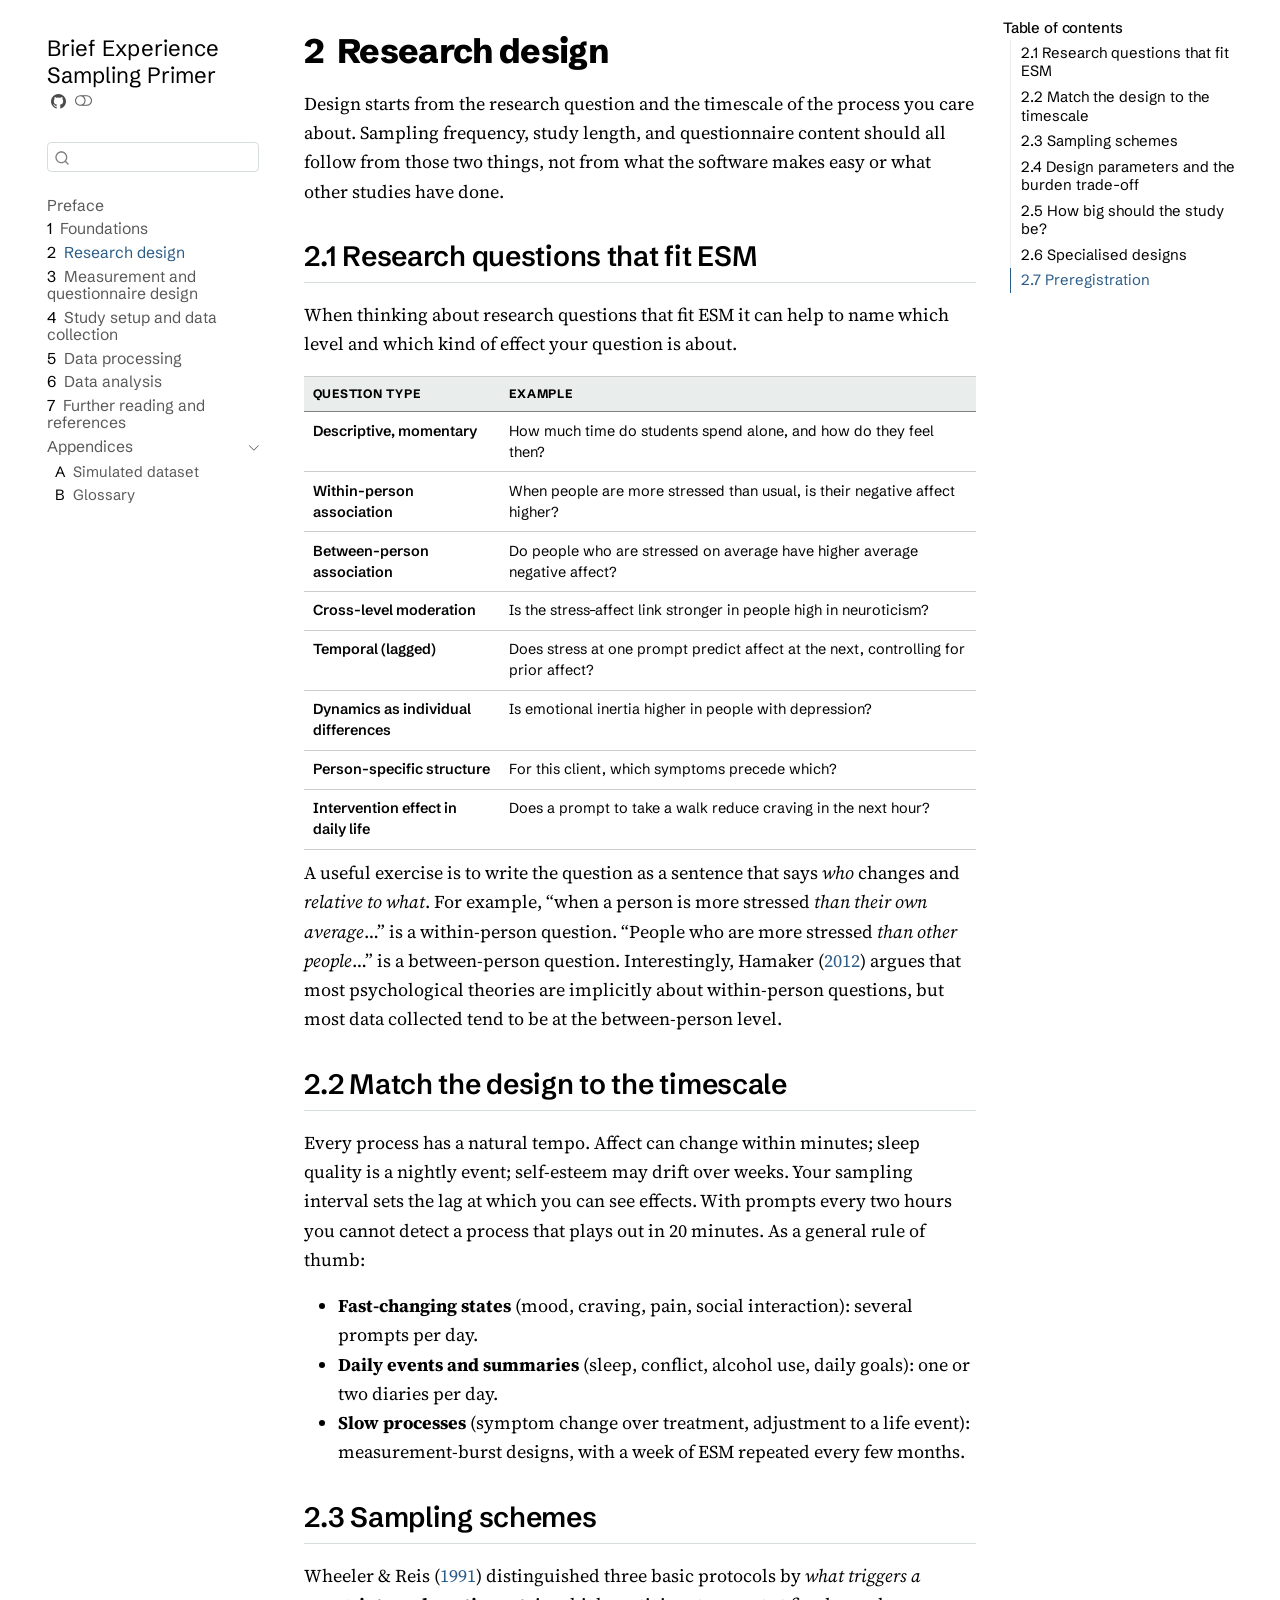
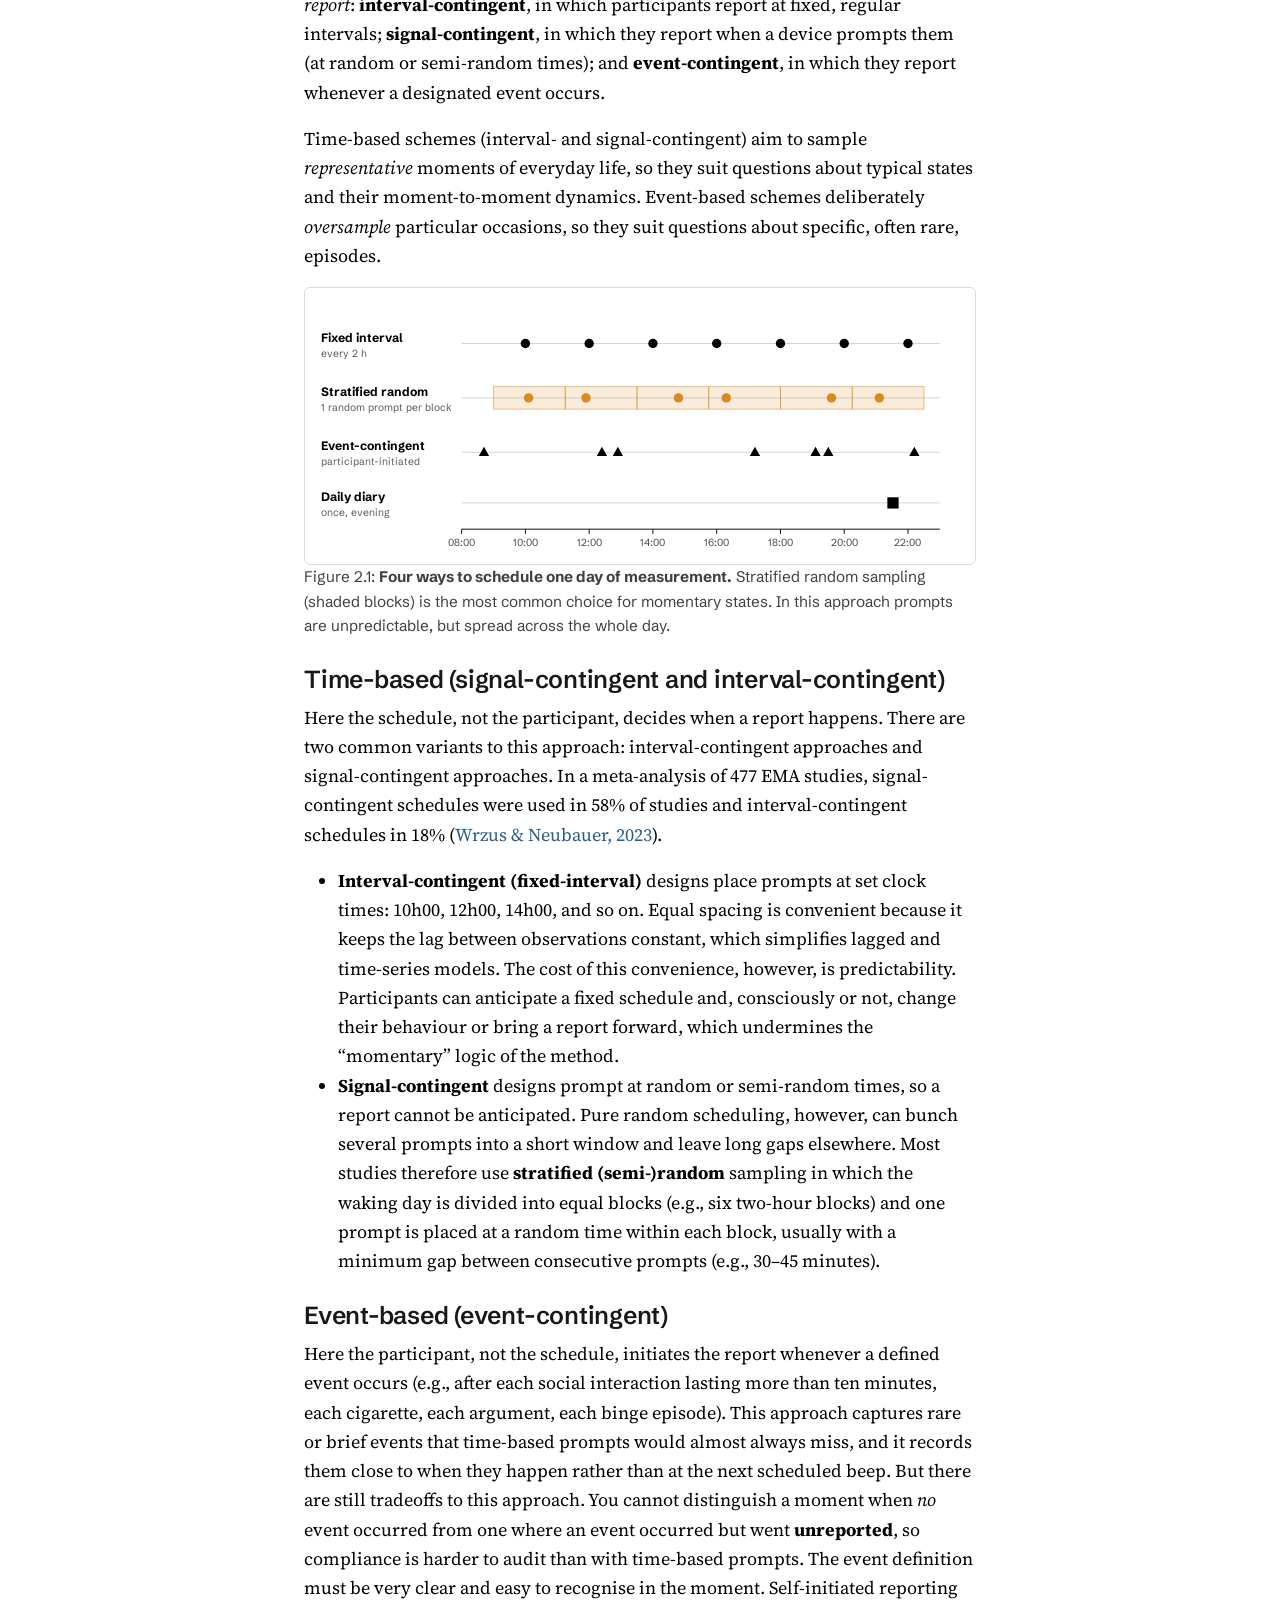
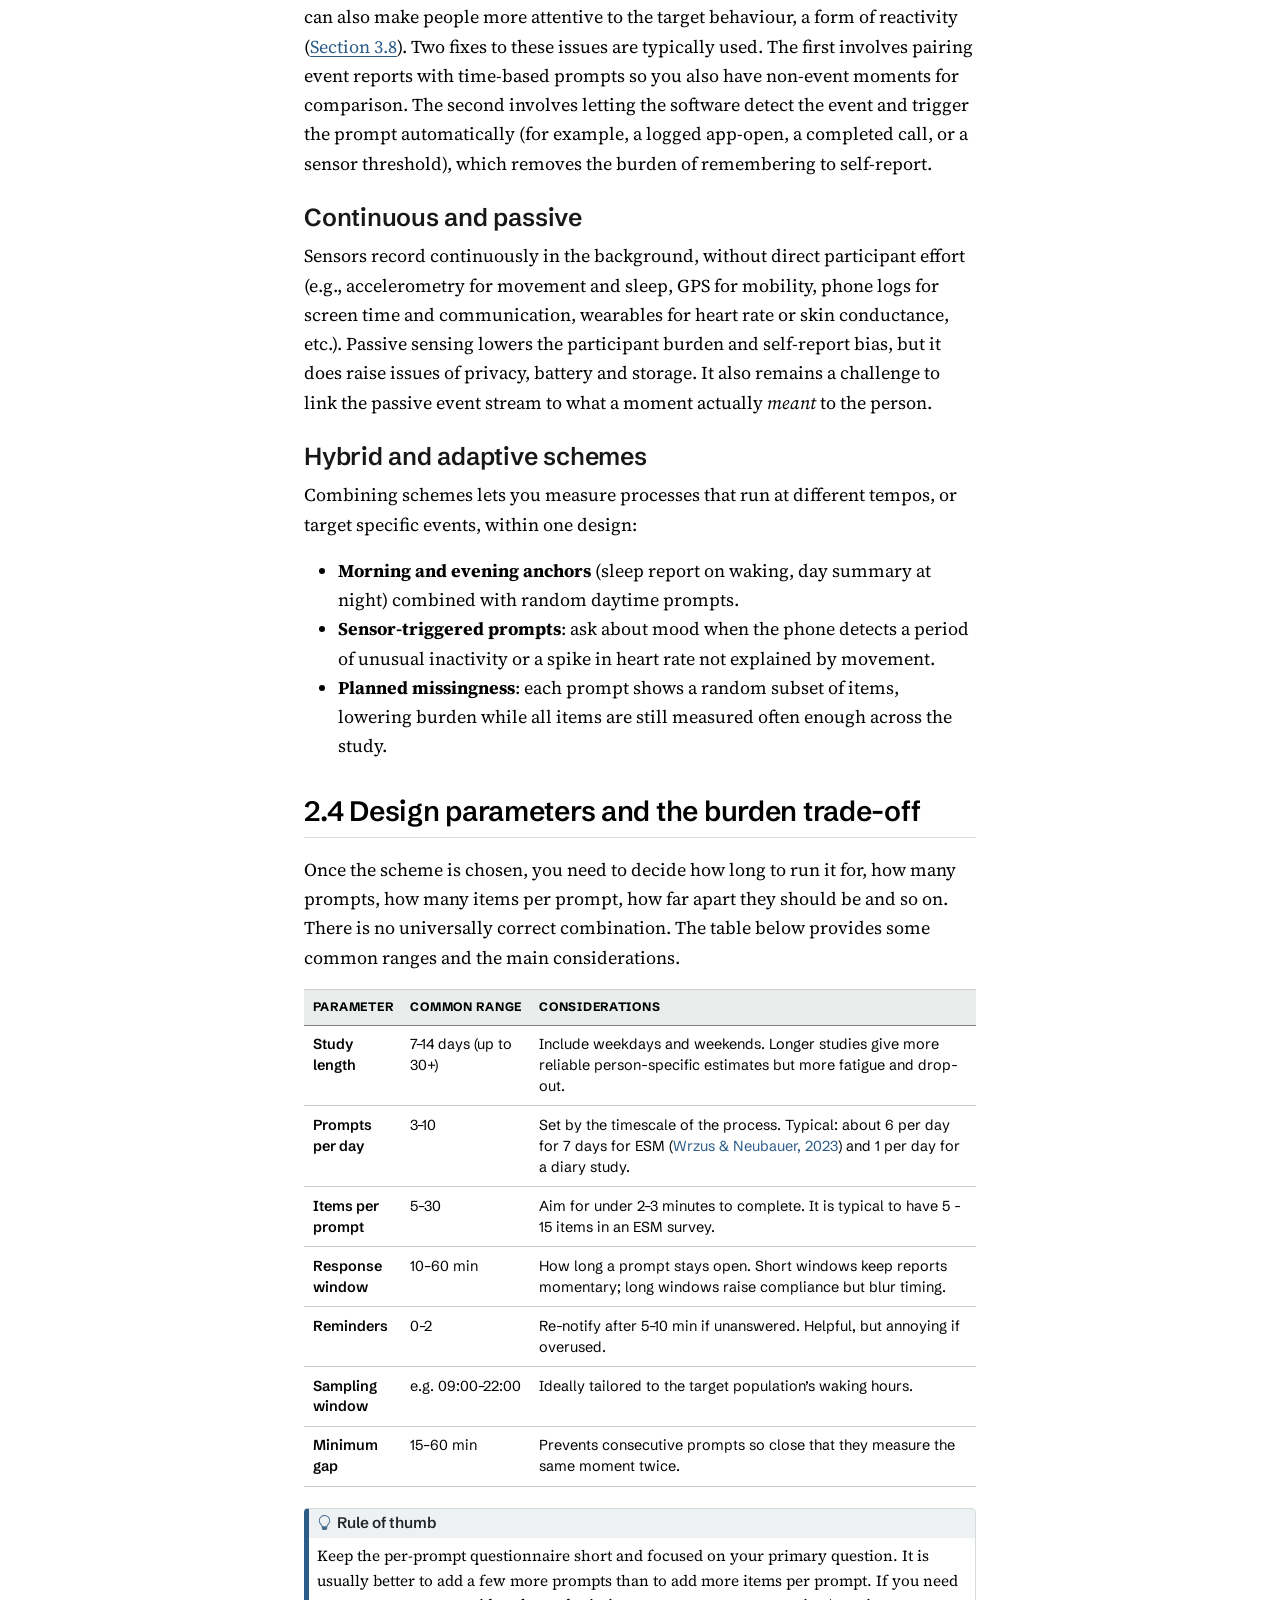
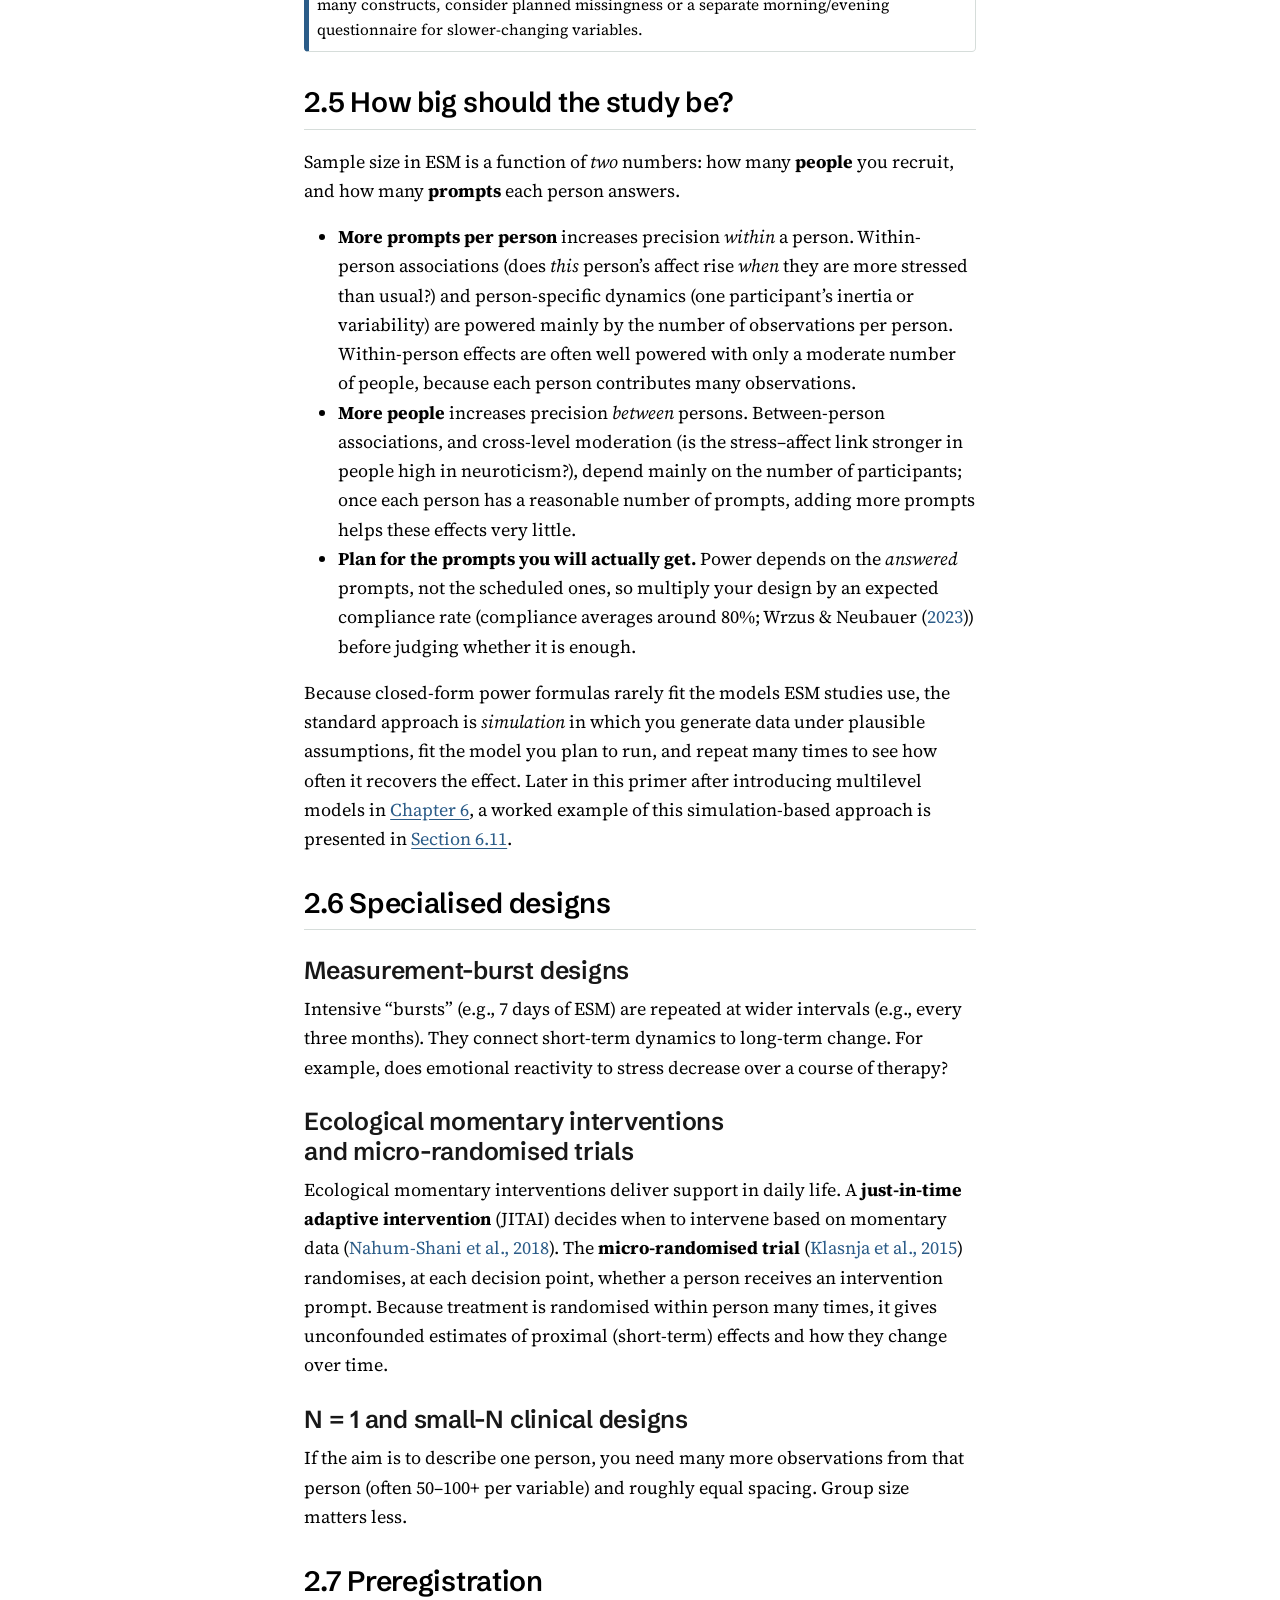
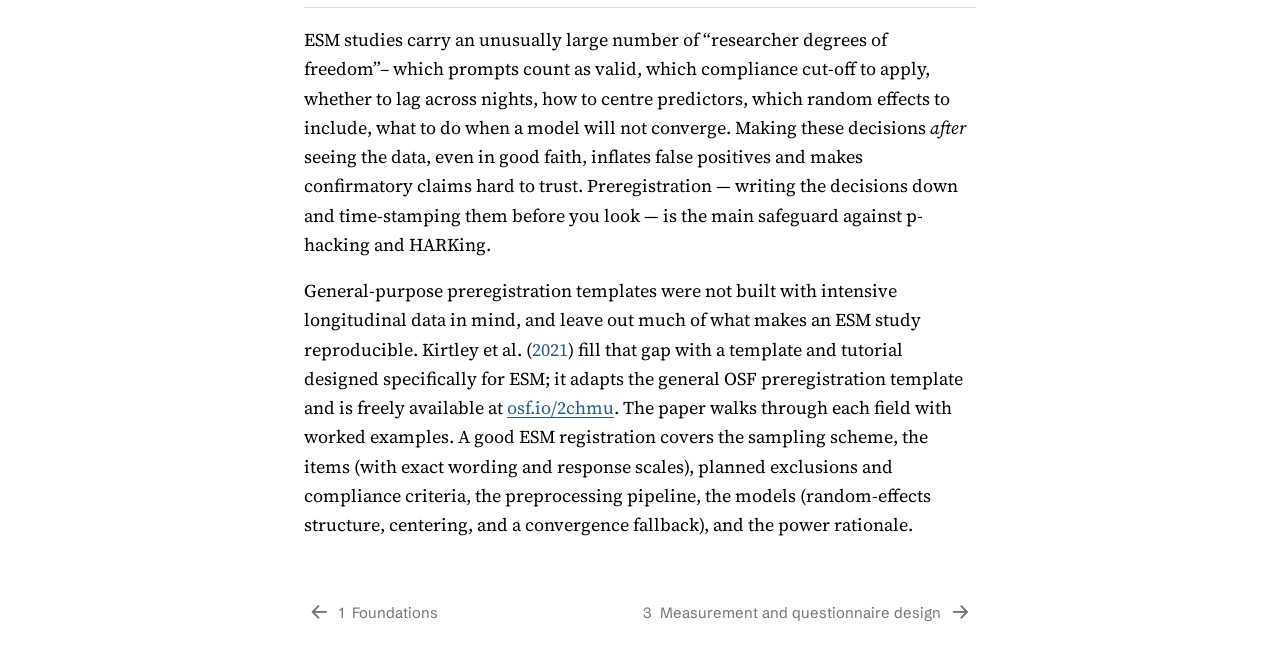
<file: esm-primer/02-design.html>
<!DOCTYPE html>
<html xmlns="http://www.w3.org/1999/xhtml" lang="en" xml:lang="en"><head>

<meta charset="utf-8">
<meta name="generator" content="quarto-1.9.38">

<meta name="viewport" content="width=device-width, initial-scale=1.0, user-scalable=yes">


<title>2&nbsp; Research design – Brief Experience Sampling Primer</title>
<style>
/* Default styles provided by pandoc.
** See https://pandoc.org/MANUAL.html#variables-for-html for config info.
*/
code{white-space: pre-wrap;}
span.smallcaps{font-variant: small-caps;}
div.columns{display: flex; gap: min(4vw, 1.5em);}
div.column{flex: auto; overflow-x: auto;}
div.hanging-indent{margin-left: 1.5em; text-indent: -1.5em;}
ul.task-list{list-style: none;}
ul.task-list li input[type="checkbox"] {
  width: 0.8em;
  margin: 0 0.8em 0.2em -1em; /* quarto-specific, see https://github.com/quarto-dev/quarto-cli/issues/4556 */ 
  vertical-align: middle;
}
/* CSS for citations */
div.csl-bib-body { }
div.csl-entry {
  clear: both;
  margin-bottom: 0em;
}
.hanging-indent div.csl-entry {
  margin-left:2em;
  text-indent:-2em;
}
div.csl-left-margin {
  min-width:2em;
  float:left;
}
div.csl-right-inline {
  margin-left:2em;
  padding-left:1em;
}
div.csl-indent {
  margin-left: 2em;
}</style>


<script src="site_libs/quarto-nav/quarto-nav.js"></script>
<script src="site_libs/quarto-nav/headroom.min.js"></script>
<script src="site_libs/clipboard/clipboard.min.js"></script>
<script src="site_libs/quarto-search/autocomplete.umd.js"></script>
<script src="site_libs/quarto-search/fuse.min.js"></script>
<script src="site_libs/quarto-search/quarto-search.js"></script>
<meta name="quarto:offset" content="./">
<link href="./03-measurement.html" rel="next">
<link href="./01-foundations.html" rel="prev">
<script src="site_libs/quarto-html/quarto.js" type="module"></script>
<script src="site_libs/quarto-html/tabsets/tabsets.js" type="module"></script>
<script src="site_libs/quarto-html/popper.min.js"></script>
<script src="site_libs/quarto-html/tippy.umd.min.js"></script>
<script src="site_libs/quarto-html/anchor.min.js"></script>
<link href="site_libs/quarto-html/tippy.css" rel="stylesheet">
<link href="site_libs/quarto-html/quarto-syntax-highlighting-b4a6977b0acd68cc64f20a42b22ed96d.css" rel="stylesheet" class="quarto-color-scheme" id="quarto-text-highlighting-styles">
<link href="site_libs/quarto-html/quarto-syntax-highlighting-dark-b4a6977b0acd68cc64f20a42b22ed96d.css" rel="stylesheet" class="quarto-color-scheme quarto-color-alternate" id="quarto-text-highlighting-styles">
<link href="site_libs/quarto-html/quarto-syntax-highlighting-b4a6977b0acd68cc64f20a42b22ed96d.css" rel="stylesheet" class="quarto-color-scheme-extra" id="quarto-text-highlighting-styles">
<script src="site_libs/bootstrap/bootstrap.min.js"></script>
<link href="site_libs/bootstrap/bootstrap-icons.css" rel="stylesheet">
<link href="site_libs/bootstrap/bootstrap-a930c1ea56d3c89e28a32ab090513413.min.css" rel="stylesheet" append-hash="true" class="quarto-color-scheme" id="quarto-bootstrap" data-mode="light">
<link href="site_libs/bootstrap/bootstrap-dark-594e0f838834c2ada8935efbe523737a.min.css" rel="stylesheet" append-hash="true" class="quarto-color-scheme quarto-color-alternate" id="quarto-bootstrap" data-mode="dark">
<link href="site_libs/bootstrap/bootstrap-a930c1ea56d3c89e28a32ab090513413.min.css" rel="stylesheet" append-hash="true" class="quarto-color-scheme-extra" id="quarto-bootstrap" data-mode="light">
<script id="quarto-search-options" type="application/json">{
  "location": "sidebar",
  "copy-button": false,
  "collapse-after": 3,
  "panel-placement": "start",
  "type": "textbox",
  "limit": 50,
  "keyboard-shortcut": [
    "f",
    "/",
    "s"
  ],
  "show-item-context": false,
  "language": {
    "search-no-results-text": "No results",
    "search-matching-documents-text": "matching documents",
    "search-copy-link-title": "Copy link to search",
    "search-hide-matches-text": "Hide additional matches",
    "search-more-match-text": "more match in this document",
    "search-more-matches-text": "more matches in this document",
    "search-clear-button-title": "Clear",
    "search-text-placeholder": "",
    "search-detached-cancel-button-title": "Cancel",
    "search-submit-button-title": "Submit",
    "search-label": "Search"
  }
}</script>


</head>

<body class="nav-sidebar floating quarto-light"><script id="quarto-html-before-body" type="application/javascript">
    const toggleBodyColorMode = (bsSheetEl) => {
      const mode = bsSheetEl.getAttribute("data-mode");
      const bodyEl = window.document.querySelector("body");
      if (mode === "dark") {
        bodyEl.classList.add("quarto-dark");
        bodyEl.classList.remove("quarto-light");
      } else {
        bodyEl.classList.add("quarto-light");
        bodyEl.classList.remove("quarto-dark");
      }
    }
    const toggleBodyColorPrimary = () => {
      const bsSheetEl = window.document.querySelector("link#quarto-bootstrap:not([rel=disabled-stylesheet])");
      if (bsSheetEl) {
        toggleBodyColorMode(bsSheetEl);
      }
    }
    const setColorSchemeToggle = (alternate) => {
      const toggles = window.document.querySelectorAll('.quarto-color-scheme-toggle');
      for (let i=0; i < toggles.length; i++) {
        const toggle = toggles[i];
        if (toggle) {
          if (alternate) {
            toggle.classList.add("alternate");
          } else {
            toggle.classList.remove("alternate");
          }
        }
      }
    };
    const toggleColorMode = (alternate) => {
      // Switch the stylesheets
      const primaryStylesheets = window.document.querySelectorAll('link.quarto-color-scheme:not(.quarto-color-alternate)');
      const alternateStylesheets = window.document.querySelectorAll('link.quarto-color-scheme.quarto-color-alternate');
      manageTransitions('#quarto-margin-sidebar .nav-link', false);
      if (alternate) {
        // note: dark is layered on light, we don't disable primary!
        enableStylesheet(alternateStylesheets);
        for (const sheetNode of alternateStylesheets) {
          if (sheetNode.id === "quarto-bootstrap") {
            toggleBodyColorMode(sheetNode);
          }
        }
      } else {
        disableStylesheet(alternateStylesheets);
        enableStylesheet(primaryStylesheets)
        toggleBodyColorPrimary();
      }
      manageTransitions('#quarto-margin-sidebar .nav-link', true);
      // Switch the toggles
      setColorSchemeToggle(alternate)
      // Hack to workaround the fact that safari doesn't
      // properly recolor the scrollbar when toggling (#1455)
      if (navigator.userAgent.indexOf('Safari') > 0 && navigator.userAgent.indexOf('Chrome') == -1) {
        manageTransitions("body", false);
        window.scrollTo(0, 1);
        setTimeout(() => {
          window.scrollTo(0, 0);
          manageTransitions("body", true);
        }, 40);
      }
    }
    const disableStylesheet = (stylesheets) => {
      for (let i=0; i < stylesheets.length; i++) {
        const stylesheet = stylesheets[i];
        stylesheet.rel = 'disabled-stylesheet';
      }
    }
    const enableStylesheet = (stylesheets) => {
      for (let i=0; i < stylesheets.length; i++) {
        const stylesheet = stylesheets[i];
        if(stylesheet.rel !== 'stylesheet') { // for Chrome, which will still FOUC without this check
          stylesheet.rel = 'stylesheet';
        }
      }
    }
    const manageTransitions = (selector, allowTransitions) => {
      const els = window.document.querySelectorAll(selector);
      for (let i=0; i < els.length; i++) {
        const el = els[i];
        if (allowTransitions) {
          el.classList.remove('notransition');
        } else {
          el.classList.add('notransition');
        }
      }
    }
    const isFileUrl = () => {
      return window.location.protocol === 'file:';
    }
    const hasAlternateSentinel = () => {
      let styleSentinel = getColorSchemeSentinel();
      if (styleSentinel !== null) {
        return styleSentinel === "alternate";
      } else {
        return false;
      }
    }
    const setStyleSentinel = (alternate) => {
      const value = alternate ? "alternate" : "default";
      if (!isFileUrl()) {
        window.localStorage.setItem("quarto-color-scheme", value);
      } else {
        localAlternateSentinel = value;
      }
    }
    const getColorSchemeSentinel = () => {
      if (!isFileUrl()) {
        const storageValue = window.localStorage.getItem("quarto-color-scheme");
        return storageValue != null ? storageValue : localAlternateSentinel;
      } else {
        return localAlternateSentinel;
      }
    }
    const toggleGiscusIfUsed = (isAlternate, darkModeDefault) => {
      const baseTheme = document.querySelector('#giscus-base-theme')?.value ?? 'light';
      const alternateTheme = document.querySelector('#giscus-alt-theme')?.value ?? 'dark';
      let newTheme = '';
      if(authorPrefersDark) {
        newTheme = isAlternate ? baseTheme : alternateTheme;
      } else {
        newTheme = isAlternate ? alternateTheme : baseTheme;
      }
      const changeGiscusTheme = () => {
        // From: https://github.com/giscus/giscus/issues/336
        const sendMessage = (message) => {
          const iframe = document.querySelector('iframe.giscus-frame');
          if (!iframe) return;
          iframe.contentWindow.postMessage({ giscus: message }, 'https://giscus.app');
        }
        sendMessage({
          setConfig: {
            theme: newTheme
          }
        });
      }
      const isGiscussLoaded = window.document.querySelector('iframe.giscus-frame') !== null;
      if (isGiscussLoaded) {
        changeGiscusTheme();
      }
    };
    const authorPrefersDark = false;
    const queryPrefersDark = window.matchMedia('(prefers-color-scheme: dark)');
    const darkModeDefault = queryPrefersDark.matches;
      document.querySelector('link#quarto-text-highlighting-styles.quarto-color-scheme-extra').rel = 'disabled-stylesheet';
      document.querySelector('link#quarto-bootstrap.quarto-color-scheme-extra').rel = 'disabled-stylesheet';
    let localAlternateSentinel = darkModeDefault ? 'alternate' : 'default';
    // Dark / light mode switch
    window.quartoToggleColorScheme = () => {
      // Read the current dark / light value
      let toAlternate = !hasAlternateSentinel();
      toggleColorMode(toAlternate);
      setStyleSentinel(toAlternate);
      toggleGiscusIfUsed(toAlternate, darkModeDefault);
      window.dispatchEvent(new Event('resize'));
    };
    queryPrefersDark.addEventListener("change", e => {
      if(window.localStorage.getItem("quarto-color-scheme") !== null)
        return;
      const alternate = e.matches
      toggleColorMode(alternate);
      localAlternateSentinel = e.matches ? 'alternate' : 'default'; // this is used alongside local storage!
      toggleGiscusIfUsed(alternate, darkModeDefault);
    });
    // Switch to dark mode if need be
    if (hasAlternateSentinel()) {
      toggleColorMode(true);
    } else {
      toggleColorMode(false);
    }
  </script>

<div id="quarto-search-results"></div>
  <header id="quarto-header" class="headroom fixed-top">
  <nav class="quarto-secondary-nav">
    <div class="container-fluid d-flex">
      <button type="button" class="quarto-btn-toggle btn" data-bs-toggle="collapse" role="button" data-bs-target=".quarto-sidebar-collapse-item" aria-controls="quarto-sidebar" aria-expanded="false" aria-label="Toggle sidebar navigation" onclick="if (window.quartoToggleHeadroom) { window.quartoToggleHeadroom(); }">
        <i class="bi bi-layout-text-sidebar-reverse"></i>
      </button>
        <nav class="quarto-page-breadcrumbs" aria-label="breadcrumb"><ol class="breadcrumb"><li class="breadcrumb-item"><a href="./02-design.html"><span class="chapter-number">2</span>&nbsp; <span class="chapter-title">Research design</span></a></li></ol></nav>
        <a class="flex-grow-1" role="navigation" data-bs-toggle="collapse" data-bs-target=".quarto-sidebar-collapse-item" aria-controls="quarto-sidebar" aria-expanded="false" aria-label="Toggle sidebar navigation" onclick="if (window.quartoToggleHeadroom) { window.quartoToggleHeadroom(); }">      
        </a>
      <button type="button" class="btn quarto-search-button" aria-label="Search" onclick="window.quartoOpenSearch();">
        <i class="bi bi-search"></i>
      </button>
    </div>
  </nav>
</header>
<!-- content -->
<div id="quarto-content" class="quarto-container page-columns page-rows-contents page-layout-article">
<!-- sidebar -->
  <nav id="quarto-sidebar" class="sidebar collapse collapse-horizontal quarto-sidebar-collapse-item sidebar-navigation floating overflow-auto">
    <div class="pt-lg-2 mt-2 text-left sidebar-header">
    <div class="sidebar-title mb-0 py-0">
      <a href="./">Brief Experience Sampling Primer</a> 
        <div class="sidebar-tools-main">
    <a href="https://github.com/dougaparry/esm-primer" title="Source Code" class="quarto-navigation-tool px-1" aria-label="Source Code"><i class="bi bi-github"></i></a>
  <a href="" class="quarto-color-scheme-toggle quarto-navigation-tool  px-1" onclick="window.quartoToggleColorScheme(); return false;" title="Toggle dark mode"><i class="bi"></i></a>
</div>
    </div>
      </div>
        <div class="mt-2 flex-shrink-0 align-items-center">
        <div class="sidebar-search">
        <div id="quarto-search" class="" title="Search"></div>
        </div>
        </div>
    <div class="sidebar-menu-container"> 
    <ul class="list-unstyled mt-1">
        <li class="sidebar-item">
  <div class="sidebar-item-container"> 
  <a href="./index.html" class="sidebar-item-text sidebar-link">
 <span class="menu-text">Preface</span></a>
  </div>
</li>
        <li class="sidebar-item">
  <div class="sidebar-item-container"> 
  <a href="./01-foundations.html" class="sidebar-item-text sidebar-link">
 <span class="menu-text"><span class="chapter-number">1</span>&nbsp; <span class="chapter-title">Foundations</span></span></a>
  </div>
</li>
        <li class="sidebar-item">
  <div class="sidebar-item-container"> 
  <a href="./02-design.html" class="sidebar-item-text sidebar-link active">
 <span class="menu-text"><span class="chapter-number">2</span>&nbsp; <span class="chapter-title">Research design</span></span></a>
  </div>
</li>
        <li class="sidebar-item">
  <div class="sidebar-item-container"> 
  <a href="./03-measurement.html" class="sidebar-item-text sidebar-link">
 <span class="menu-text"><span class="chapter-number">3</span>&nbsp; <span class="chapter-title">Measurement and questionnaire design</span></span></a>
  </div>
</li>
        <li class="sidebar-item">
  <div class="sidebar-item-container"> 
  <a href="./04-collection.html" class="sidebar-item-text sidebar-link">
 <span class="menu-text"><span class="chapter-number">4</span>&nbsp; <span class="chapter-title">Study setup and data collection</span></span></a>
  </div>
</li>
        <li class="sidebar-item">
  <div class="sidebar-item-container"> 
  <a href="./05-processing.html" class="sidebar-item-text sidebar-link">
 <span class="menu-text"><span class="chapter-number">5</span>&nbsp; <span class="chapter-title">Data processing</span></span></a>
  </div>
</li>
        <li class="sidebar-item">
  <div class="sidebar-item-container"> 
  <a href="./06-analysis.html" class="sidebar-item-text sidebar-link">
 <span class="menu-text"><span class="chapter-number">6</span>&nbsp; <span class="chapter-title">Data analysis</span></span></a>
  </div>
</li>
        <li class="sidebar-item">
  <div class="sidebar-item-container"> 
  <a href="./08-further-reading.html" class="sidebar-item-text sidebar-link">
 <span class="menu-text"><span class="chapter-number">7</span>&nbsp; <span class="chapter-title">Further reading and references</span></span></a>
  </div>
</li>
        <li class="sidebar-item sidebar-item-section">
      <div class="sidebar-item-container"> 
            <a class="sidebar-item-text sidebar-link text-start" data-bs-toggle="collapse" data-bs-target="#quarto-sidebar-section-1" role="navigation" aria-expanded="true">
 <span class="menu-text">Appendices</span></a>
          <a class="sidebar-item-toggle text-start" data-bs-toggle="collapse" data-bs-target="#quarto-sidebar-section-1" role="navigation" aria-expanded="true" aria-label="Toggle section">
            <i class="bi bi-chevron-right ms-2"></i>
          </a> 
      </div>
      <ul id="quarto-sidebar-section-1" class="collapse list-unstyled sidebar-section depth1 show">  
          <li class="sidebar-item">
  <div class="sidebar-item-container"> 
  <a href="./A-simulated-data.html" class="sidebar-item-text sidebar-link">
 <span class="menu-text"><span class="chapter-number">A</span>&nbsp; <span class="chapter-title">Simulated dataset</span></span></a>
  </div>
</li>
          <li class="sidebar-item">
  <div class="sidebar-item-container"> 
  <a href="./B-glossary.html" class="sidebar-item-text sidebar-link">
 <span class="menu-text"><span class="chapter-number">B</span>&nbsp; <span class="chapter-title">Glossary</span></span></a>
  </div>
</li>
      </ul>
  </li>
    </ul>
    </div>
</nav>
<div id="quarto-sidebar-glass" class="quarto-sidebar-collapse-item" data-bs-toggle="collapse" data-bs-target=".quarto-sidebar-collapse-item"></div>
<!-- margin-sidebar -->
    <div id="quarto-margin-sidebar" class="sidebar margin-sidebar">
        <nav id="TOC" role="doc-toc" class="toc-active">
    <h2 id="toc-title">Table of contents</h2>
   
  <ul>
  <li><a href="#sec-questions" id="toc-sec-questions" class="nav-link active" data-scroll-target="#sec-questions"><span class="header-section-number">2.1</span> Research questions that fit ESM</a></li>
  <li><a href="#sec-timescale" id="toc-sec-timescale" class="nav-link" data-scroll-target="#sec-timescale"><span class="header-section-number">2.2</span> Match the design to the timescale</a></li>
  <li><a href="#sec-schemes" id="toc-sec-schemes" class="nav-link" data-scroll-target="#sec-schemes"><span class="header-section-number">2.3</span> Sampling schemes</a>
  <ul class="collapse">
  <li><a href="#time-based-signal-contingent-and-interval-contingent" id="toc-time-based-signal-contingent-and-interval-contingent" class="nav-link" data-scroll-target="#time-based-signal-contingent-and-interval-contingent">Time-based (signal-contingent and interval-contingent)</a></li>
  <li><a href="#event-based-event-contingent" id="toc-event-based-event-contingent" class="nav-link" data-scroll-target="#event-based-event-contingent">Event-based (event-contingent)</a></li>
  <li><a href="#continuous-and-passive" id="toc-continuous-and-passive" class="nav-link" data-scroll-target="#continuous-and-passive">Continuous and passive</a></li>
  <li><a href="#hybrid-and-adaptive-schemes" id="toc-hybrid-and-adaptive-schemes" class="nav-link" data-scroll-target="#hybrid-and-adaptive-schemes">Hybrid and adaptive schemes</a></li>
  </ul></li>
  <li><a href="#sec-parameters" id="toc-sec-parameters" class="nav-link" data-scroll-target="#sec-parameters"><span class="header-section-number">2.4</span> Design parameters and the burden trade-off</a></li>
  <li><a href="#sec-power-design" id="toc-sec-power-design" class="nav-link" data-scroll-target="#sec-power-design"><span class="header-section-number">2.5</span> How big should the study be?</a></li>
  <li><a href="#sec-special-designs" id="toc-sec-special-designs" class="nav-link" data-scroll-target="#sec-special-designs"><span class="header-section-number">2.6</span> Specialised designs</a>
  <ul class="collapse">
  <li><a href="#measurement-burst-designs" id="toc-measurement-burst-designs" class="nav-link" data-scroll-target="#measurement-burst-designs">Measurement-burst designs</a></li>
  <li><a href="#ecological-momentary-interventions-and-micro-randomised-trials" id="toc-ecological-momentary-interventions-and-micro-randomised-trials" class="nav-link" data-scroll-target="#ecological-momentary-interventions-and-micro-randomised-trials">Ecological momentary interventions and micro-randomised trials</a></li>
  <li><a href="#n-1-and-small-n-clinical-designs" id="toc-n-1-and-small-n-clinical-designs" class="nav-link" data-scroll-target="#n-1-and-small-n-clinical-designs">N = 1 and small-N clinical designs</a></li>
  </ul></li>
  <li><a href="#sec-prereg" id="toc-sec-prereg" class="nav-link" data-scroll-target="#sec-prereg"><span class="header-section-number">2.7</span> Preregistration</a></li>
  </ul>
</nav>
    </div>
<!-- main -->
<main class="content" id="quarto-document-content">


<header id="title-block-header" class="quarto-title-block default">
<div class="quarto-title">
<h1 class="title"><span id="sec-design" class="quarto-section-identifier"><span class="chapter-number">2</span>&nbsp; <span class="chapter-title">Research design</span></span></h1>
</div>



<div class="quarto-title-meta">

    
  
    
  </div>
  


</header>


<p>Design starts from the research question and the timescale of the process you care about. Sampling frequency, study length, and questionnaire content should all follow from those two things, not from what the software makes easy or what other studies have done.</p>
<section id="sec-questions" class="level2" data-number="2.1">
<h2 data-number="2.1" class="anchored" data-anchor-id="sec-questions"><span class="header-section-number">2.1</span> Research questions that fit ESM</h2>
<p>When thinking about research questions that fit ESM it can help to name which level and which kind of effect your question is about.</p>
<table class="caption-top table">
<colgroup>
<col style="width: 29%">
<col style="width: 70%">
</colgroup>
<thead>
<tr class="header">
<th>Question type</th>
<th>Example</th>
</tr>
</thead>
<tbody>
<tr class="odd">
<td>Descriptive, momentary</td>
<td>How much time do students spend alone, and how do they feel then?</td>
</tr>
<tr class="even">
<td>Within-person association</td>
<td>When people are more stressed than usual, is their negative affect higher?</td>
</tr>
<tr class="odd">
<td>Between-person association</td>
<td>Do people who are stressed on average have higher average negative affect?</td>
</tr>
<tr class="even">
<td>Cross-level moderation</td>
<td>Is the stress–affect link stronger in people high in neuroticism?</td>
</tr>
<tr class="odd">
<td>Temporal (lagged)</td>
<td>Does stress at one prompt predict affect at the next, controlling for prior affect?</td>
</tr>
<tr class="even">
<td>Dynamics as individual differences</td>
<td>Is emotional inertia higher in people with depression?</td>
</tr>
<tr class="odd">
<td>Person-specific structure</td>
<td>For this client, which symptoms precede which?</td>
</tr>
<tr class="even">
<td>Intervention effect in daily life</td>
<td>Does a prompt to take a walk reduce craving in the next hour?</td>
</tr>
</tbody>
</table>
<p>A useful exercise is to write the question as a sentence that says <em>who</em> changes and <em>relative to what</em>. For example, “when a person is more stressed <em>than their own average</em>…” is a within-person question. “People who are more stressed <em>than other people</em>…” is a between-person question. Interestingly, <span class="citation" data-cites="hamaker2012">Hamaker (<a href="08-further-reading.html#ref-hamaker2012" role="doc-biblioref">2012</a>)</span> argues that most psychological theories are implicitly about within-person questions, but most data collected tend to be at the between-person level.</p>
</section>
<section id="sec-timescale" class="level2" data-number="2.2">
<h2 data-number="2.2" class="anchored" data-anchor-id="sec-timescale"><span class="header-section-number">2.2</span> Match the design to the timescale</h2>
<p>Every process has a natural tempo. Affect can change within minutes; sleep quality is a nightly event; self-esteem may drift over weeks. Your sampling interval sets the lag at which you can see effects. With prompts every two hours you cannot detect a process that plays out in 20 minutes. As a general rule of thumb:</p>
<ul>
<li><strong>Fast-changing states</strong> (mood, craving, pain, social interaction): several prompts per day.</li>
<li><strong>Daily events and summaries</strong> (sleep, conflict, alcohol use, daily goals): one or two diaries per day.</li>
<li><strong>Slow processes</strong> (symptom change over treatment, adjustment to a life event): measurement-burst designs, with a week of ESM repeated every few months.</li>
</ul>
</section>
<section id="sec-schemes" class="level2" data-number="2.3">
<h2 data-number="2.3" class="anchored" data-anchor-id="sec-schemes"><span class="header-section-number">2.3</span> Sampling schemes</h2>
<p><span class="citation" data-cites="wheeler1991">Wheeler &amp; Reis (<a href="08-further-reading.html#ref-wheeler1991" role="doc-biblioref">1991</a>)</span> distinguished three basic protocols by <em>what triggers a report</em>: <strong>interval-contingent</strong>, in which participants report at fixed, regular intervals; <strong>signal-contingent</strong>, in which they report when a device prompts them (at random or semi-random times); and <strong>event-contingent</strong>, in which they report whenever a designated event occurs.</p>
<p>Time-based schemes (interval- and signal-contingent) aim to sample <em>representative</em> moments of everyday life, so they suit questions about typical states and their moment-to-moment dynamics. Event-based schemes deliberately <em>oversample</em> particular occasions, so they suit questions about specific, often rare, episodes.</p>
<div id="fig-sampling-schemes" class="quarto-float quarto-figure quarto-figure-center anchored">
<figure class="quarto-float quarto-float-fig figure">
<div aria-describedby="fig-sampling-schemes-caption-0ceaefa1-69ba-4598-a22c-09a6ac19f8ca">
<div class="fig-svg">
<svg viewbox="0 0 680 262" role="img" aria-label="Four sampling schemes across a day from 08:00 to 23:00: fixed interval prompts every two hours; stratified random prompts, one at a random time inside each 2 hour 15 minute block; event-contingent reports at irregular participant-initiated times; and a single evening daily diary.">
  <g font-family="Schibsted Grotesk, Helvetica, Arial, sans-serif" fill="currentColor">
    <!-- row guides -->
    <g stroke="currentColor" stroke-opacity=".18" stroke-width="1">
      <line x1="150" y1="40" x2="660" y2="40"></line><line x1="150" y1="98" x2="660" y2="98"></line>
      <line x1="150" y1="156" x2="660" y2="156"></line><line x1="150" y1="210" x2="660" y2="210"></line>
    </g>
    <!-- labels -->
    <text x="0" y="38" font-size="13" font-weight="700">Fixed interval</text>
    <text x="0" y="54" font-size="11" fill-opacity=".65">every 2 h</text>
    <text x="0" y="96" font-size="13" font-weight="700">Stratified random</text>
    <text x="0" y="112" font-size="11" fill-opacity=".65">1 random prompt per block</text>
    <text x="0" y="154" font-size="13" font-weight="700">Event-contingent</text>
    <text x="0" y="170" font-size="11" fill-opacity=".65">participant-initiated</text>
    <text x="0" y="208" font-size="13" font-weight="700">Daily diary</text>
    <text x="0" y="224" font-size="11" fill-opacity=".65">once, evening</text>
    <!-- fixed -->
    <g fill="currentColor">
      <circle cx="218" cy="40" r="5"></circle><circle cx="286" cy="40" r="5"></circle><circle cx="354" cy="40" r="5"></circle><circle cx="422" cy="40" r="5"></circle><circle cx="490" cy="40" r="5"></circle><circle cx="558" cy="40" r="5"></circle><circle cx="626" cy="40" r="5"></circle>
    </g>
    <!-- stratified blocks -->
    <g fill="var(--within-mark)" fill-opacity=".16" stroke="var(--within-mark)" stroke-opacity=".55" stroke-width="1">
      <rect x="184" y="86" width="76.5" height="24"></rect><rect x="260.5" y="86" width="76.5" height="24"></rect><rect x="337" y="86" width="76.5" height="24"></rect><rect x="413.5" y="86" width="76.5" height="24"></rect><rect x="490" y="86" width="76.5" height="24"></rect><rect x="566.5" y="86" width="76.5" height="24"></rect>
    </g>
    <g fill="var(--within-mark)">
      <circle cx="221.4" cy="98" r="5"></circle><circle cx="282.6" cy="98" r="5"></circle><circle cx="381.2" cy="98" r="5"></circle><circle cx="432.2" cy="98" r="5"></circle><circle cx="544.4" cy="98" r="5"></circle><circle cx="595.4" cy="98" r="5"></circle>
    </g>
    <!-- event -->
    <g fill="currentColor">
      <polygon points="173.8,150 179.3,160 168.3,160"></polygon><polygon points="299.6,150 305.1,160 294.1,160"></polygon><polygon points="316.6,150 322.1,160 311.1,160"></polygon><polygon points="462.8,150 468.3,160 457.3,160"></polygon><polygon points="527.4,150 532.9,160 521.9,160"></polygon><polygon points="541,150 546.5,160 535.5,160"></polygon><polygon points="632.8,150 638.3,160 627.3,160"></polygon>
    </g>
    <!-- diary -->
    <rect x="604" y="204" width="12" height="12" fill="currentColor"></rect>
    <!-- axis -->
    <line x1="150" y1="238" x2="660" y2="238" stroke="currentColor" stroke-width="1"></line>
    <g stroke="currentColor" stroke-width="1">
      <line x1="150" y1="238" x2="150" y2="243"></line><line x1="218" y1="238" x2="218" y2="243"></line><line x1="286" y1="238" x2="286" y2="243"></line><line x1="354" y1="238" x2="354" y2="243"></line><line x1="422" y1="238" x2="422" y2="243"></line><line x1="490" y1="238" x2="490" y2="243"></line><line x1="558" y1="238" x2="558" y2="243"></line><line x1="626" y1="238" x2="626" y2="243"></line>
    </g>
    <g font-size="11" text-anchor="middle" fill-opacity=".7">
      <text x="150" y="256">08:00</text><text x="218" y="256">10:00</text><text x="286" y="256">12:00</text><text x="354" y="256">14:00</text><text x="422" y="256">16:00</text><text x="490" y="256">18:00</text><text x="558" y="256">20:00</text><text x="626" y="256">22:00</text>
    </g>
  </g>
</svg>
</div>
</div>
<figcaption class="quarto-float-caption-bottom quarto-float-caption quarto-float-fig" id="fig-sampling-schemes-caption-0ceaefa1-69ba-4598-a22c-09a6ac19f8ca">
Figure&nbsp;2.1: <strong>Four ways to schedule one day of measurement.</strong> Stratified random sampling (shaded blocks) is the most common choice for momentary states. In this approach prompts are unpredictable, but spread across the whole day.
</figcaption>
</figure>
</div>
<section id="time-based-signal-contingent-and-interval-contingent" class="level3">
<h3 class="anchored" data-anchor-id="time-based-signal-contingent-and-interval-contingent">Time-based (signal-contingent and interval-contingent)</h3>
<p>Here the schedule, not the participant, decides when a report happens. There are two common variants to this approach: interval-contingent approaches and signal-contingent approaches. In a meta-analysis of 477 EMA studies, signal-contingent schedules were used in 58% of studies and interval-contingent schedules in 18% <span class="citation" data-cites="wrzus2023">(<a href="08-further-reading.html#ref-wrzus2023" role="doc-biblioref">Wrzus &amp; Neubauer, 2023</a>)</span>.</p>
<ul>
<li><strong>Interval-contingent (fixed-interval)</strong> designs place prompts at set clock times: 10h00, 12h00, 14h00, and so on. Equal spacing is convenient because it keeps the lag between observations constant, which simplifies lagged and time-series models. The cost of this convenience, however, is predictability. Participants can anticipate a fixed schedule and, consciously or not, change their behaviour or bring a report forward, which undermines the “momentary” logic of the method.</li>
<li><strong>Signal-contingent</strong> designs prompt at random or semi-random times, so a report cannot be anticipated. Pure random scheduling, however, can bunch several prompts into a short window and leave long gaps elsewhere. Most studies therefore use <strong>stratified (semi-)random</strong> sampling in which the waking day is divided into equal blocks (e.g., six two-hour blocks) and one prompt is placed at a random time within each block, usually with a minimum gap between consecutive prompts (e.g., 30–45 minutes).</li>
</ul>
</section>
<section id="event-based-event-contingent" class="level3">
<h3 class="anchored" data-anchor-id="event-based-event-contingent">Event-based (event-contingent)</h3>
<p>Here the participant, not the schedule, initiates the report whenever a defined event occurs (e.g., after each social interaction lasting more than ten minutes, each cigarette, each argument, each binge episode). This approach captures rare or brief events that time-based prompts would almost always miss, and it records them close to when they happen rather than at the next scheduled beep. But there are still tradeoffs to this approach. You cannot distinguish a moment when <em>no</em> event occurred from one where an event occurred but went <strong>unreported</strong>, so compliance is harder to audit than with time-based prompts. The event definition must be very clear and easy to recognise in the moment. Self-initiated reporting can also make people more attentive to the target behaviour, a form of reactivity (<a href="03-measurement.html#sec-reactivity" class="quarto-xref"><span>Section 3.8</span></a>). Two fixes to these issues are typically used. The first involves pairing event reports with time-based prompts so you also have non-event moments for comparison. The second involves letting the software detect the event and trigger the prompt automatically (for example, a logged app-open, a completed call, or a sensor threshold), which removes the burden of remembering to self-report.</p>
</section>
<section id="continuous-and-passive" class="level3">
<h3 class="anchored" data-anchor-id="continuous-and-passive">Continuous and passive</h3>
<p>Sensors record continuously in the background, without direct participant effort (e.g., accelerometry for movement and sleep, GPS for mobility, phone logs for screen time and communication, wearables for heart rate or skin conductance, etc.). Passive sensing lowers the participant burden and self-report bias, but it does raise issues of privacy, battery and storage. It also remains a challenge to link the passive event stream to what a moment actually <em>meant</em> to the person.</p>
</section>
<section id="hybrid-and-adaptive-schemes" class="level3">
<h3 class="anchored" data-anchor-id="hybrid-and-adaptive-schemes">Hybrid and adaptive schemes</h3>
<p>Combining schemes lets you measure processes that run at different tempos, or target specific events, within one design:</p>
<ul>
<li><strong>Morning and evening anchors</strong> (sleep report on waking, day summary at night) combined with random daytime prompts.</li>
<li><strong>Sensor-triggered prompts</strong>: ask about mood when the phone detects a period of unusual inactivity or a spike in heart rate not explained by movement.</li>
<li><strong>Planned missingness</strong>: each prompt shows a random subset of items, lowering burden while all items are still measured often enough across the study.</li>
</ul>
</section>
</section>
<section id="sec-parameters" class="level2" data-number="2.4">
<h2 data-number="2.4" class="anchored" data-anchor-id="sec-parameters"><span class="header-section-number">2.4</span> Design parameters and the burden trade-off</h2>
<p>Once the scheme is chosen, you need to decide how long to run it for, how many prompts, how many items per prompt, how far apart they should be and so on. There is no universally correct combination. The table below provides some common ranges and the main considerations.</p>
<table class="caption-top table">
<colgroup>
<col style="width: 10%">
<col style="width: 14%">
<col style="width: 74%">
</colgroup>
<thead>
<tr class="header">
<th>Parameter</th>
<th>Common range</th>
<th>Considerations</th>
</tr>
</thead>
<tbody>
<tr class="odd">
<td>Study length</td>
<td>7–14 days (up to 30+)</td>
<td>Include weekdays and weekends. Longer studies give more reliable person-specific estimates but more fatigue and drop-out.</td>
</tr>
<tr class="even">
<td>Prompts per day</td>
<td>3–10</td>
<td>Set by the timescale of the process. Typical: about 6 per day for 7 days for ESM <span class="citation" data-cites="wrzus2023">(<a href="08-further-reading.html#ref-wrzus2023" role="doc-biblioref">Wrzus &amp; Neubauer, 2023</a>)</span> and 1 per day for a diary study.</td>
</tr>
<tr class="odd">
<td>Items per prompt</td>
<td>5–30</td>
<td>Aim for under 2–3 minutes to complete. It is typical to have 5 - 15 items in an ESM survey.</td>
</tr>
<tr class="even">
<td>Response window</td>
<td>10–60 min</td>
<td>How long a prompt stays open. Short windows keep reports momentary; long windows raise compliance but blur timing.</td>
</tr>
<tr class="odd">
<td>Reminders</td>
<td>0–2</td>
<td>Re-notify after 5–10 min if unanswered. Helpful, but annoying if overused.</td>
</tr>
<tr class="even">
<td>Sampling window</td>
<td>e.g.&nbsp;09:00–22:00</td>
<td>Ideally tailored to the target population’s waking hours.</td>
</tr>
<tr class="odd">
<td>Minimum gap</td>
<td>15–60 min</td>
<td>Prevents consecutive prompts so close that they measure the same moment twice.</td>
</tr>
</tbody>
</table>
<div class="callout callout-style-default callout-tip callout-titled" title="Rule of thumb">
<div class="callout-header d-flex align-content-center">
<div class="callout-icon-container">
<i class="callout-icon"></i>
</div>
<div class="callout-title-container flex-fill">
<span class="screen-reader-only">Tip</span>Rule of thumb
</div>
</div>
<div class="callout-body-container callout-body">
<p>Keep the per-prompt questionnaire short and focused on your primary question. It is usually better to add a few more prompts than to add more items per prompt. If you need many constructs, consider planned missingness or a separate morning/evening questionnaire for slower-changing variables.</p>
</div>
</div>
</section>
<section id="sec-power-design" class="level2" data-number="2.5">
<h2 data-number="2.5" class="anchored" data-anchor-id="sec-power-design"><span class="header-section-number">2.5</span> How big should the study be?</h2>
<p>Sample size in ESM is a function of <em>two</em> numbers: how many <strong>people</strong> you recruit, and how many <strong>prompts</strong> each person answers.</p>
<ul>
<li><strong>More prompts per person</strong> increases precision <em>within</em> a person. Within-person associations (does <em>this</em> person’s affect rise <em>when</em> they are more stressed than usual?) and person-specific dynamics (one participant’s inertia or variability) are powered mainly by the number of observations per person. Within-person effects are often well powered with only a moderate number of people, because each person contributes many observations.</li>
<li><strong>More people</strong> increases precision <em>between</em> persons. Between-person associations, and cross-level moderation (is the stress–affect link stronger in people high in neuroticism?), depend mainly on the number of participants; once each person has a reasonable number of prompts, adding more prompts helps these effects very little.</li>
<li><strong>Plan for the prompts you will actually get.</strong> Power depends on the <em>answered</em> prompts, not the scheduled ones, so multiply your design by an expected compliance rate (compliance averages around 80%; <span class="citation" data-cites="wrzus2023">Wrzus &amp; Neubauer (<a href="08-further-reading.html#ref-wrzus2023" role="doc-biblioref">2023</a>)</span>) before judging whether it is enough.</li>
</ul>
<p>Because closed-form power formulas rarely fit the models ESM studies use, the standard approach is <em>simulation</em> in which you generate data under plausible assumptions, fit the model you plan to run, and repeat many times to see how often it recovers the effect. Later in this primer after introducing multilevel models in <a href="06-analysis.html" class="quarto-xref"><span>Chapter 6</span></a>, a worked example of this simulation-based approach is presented in <a href="06-analysis.html#sec-power" class="quarto-xref"><span>Section 6.11</span></a>.</p>
</section>
<section id="sec-special-designs" class="level2" data-number="2.6">
<h2 data-number="2.6" class="anchored" data-anchor-id="sec-special-designs"><span class="header-section-number">2.6</span> Specialised designs</h2>
<section id="measurement-burst-designs" class="level3">
<h3 class="anchored" data-anchor-id="measurement-burst-designs">Measurement-burst designs</h3>
<p>Intensive “bursts” (e.g., 7 days of ESM) are repeated at wider intervals (e.g., every three months). They connect short-term dynamics to long-term change. For example, does emotional reactivity to stress decrease over a course of therapy?</p>
</section>
<section id="ecological-momentary-interventions-and-micro-randomised-trials" class="level3">
<h3 class="anchored" data-anchor-id="ecological-momentary-interventions-and-micro-randomised-trials">Ecological momentary interventions and micro-randomised trials</h3>
<p>Ecological momentary interventions deliver support in daily life. A <strong>just-in-time adaptive intervention</strong> (JITAI) decides when to intervene based on momentary data <span class="citation" data-cites="nahumshani2018">(<a href="08-further-reading.html#ref-nahumshani2018" role="doc-biblioref">Nahum-Shani et al., 2018</a>)</span>. The <strong>micro-randomised trial</strong> <span class="citation" data-cites="klasnja2015">(<a href="08-further-reading.html#ref-klasnja2015" role="doc-biblioref">Klasnja et al., 2015</a>)</span> randomises, at each decision point, whether a person receives an intervention prompt. Because treatment is randomised within person many times, it gives unconfounded estimates of proximal (short-term) effects and how they change over time.</p>
</section>
<section id="n-1-and-small-n-clinical-designs" class="level3">
<h3 class="anchored" data-anchor-id="n-1-and-small-n-clinical-designs">N = 1 and small-N clinical designs</h3>
<p>If the aim is to describe one person, you need many more observations from that person (often 50–100+ per variable) and roughly equal spacing. Group size matters less.</p>
</section>
</section>
<section id="sec-prereg" class="level2" data-number="2.7">
<h2 data-number="2.7" class="anchored" data-anchor-id="sec-prereg"><span class="header-section-number">2.7</span> Preregistration</h2>
<p>ESM studies carry an unusually large number of “researcher degrees of freedom”– which prompts count as valid, which compliance cut-off to apply, whether to lag across nights, how to centre predictors, which random effects to include, what to do when a model will not converge. Making these decisions <em>after</em> seeing the data, even in good faith, inflates false positives and makes confirmatory claims hard to trust. Preregistration — writing the decisions down and time-stamping them before you look — is the main safeguard against p-hacking and HARKing.</p>
<p>General-purpose preregistration templates were not built with intensive longitudinal data in mind, and leave out much of what makes an ESM study reproducible. <span class="citation" data-cites="kirtley2021">Kirtley et al. (<a href="08-further-reading.html#ref-kirtley2021" role="doc-biblioref">2021</a>)</span> fill that gap with a template and tutorial designed specifically for ESM; it adapts the general OSF preregistration template and is freely available at <a href="https://osf.io/2chmu/">osf.io/2chmu</a>. The paper walks through each field with worked examples. A good ESM registration covers the sampling scheme, the items (with exact wording and response scales), planned exclusions and compliance criteria, the preprocessing pipeline, the models (random-effects structure, centering, and a convergence fallback), and the power rationale.</p>


<div id="refs" class="references csl-bib-body hanging-indent" data-entry-spacing="0" data-line-spacing="2" role="list" style="display: none">
<div id="ref-hamaker2012" class="csl-entry" role="listitem">
Hamaker, E. L. (2012). Why researchers should think <span>“within-person”</span>: A paradigmatic rationale. In M. R. Mehl &amp; T. S. Conner (Eds.), <em>Handbook of research methods for studying daily life</em> (pp. 43–61). Guilford Press.
</div>
<div id="ref-kirtley2021" class="csl-entry" role="listitem">
Kirtley, O. J., Lafit, G., Achterhof, R., Hiekkaranta, A. P., &amp; Myin-Germeys, I. (2021). Making the black box transparent: A template and tutorial for registration of studies using experience-sampling methods. <em>Advances in Methods and Practices in Psychological Science</em>, <em>4</em>(1). <a href="https://doi.org/10.1177/2515245920924686">https://doi.org/10.1177/2515245920924686</a>
</div>
<div id="ref-klasnja2015" class="csl-entry" role="listitem">
Klasnja, P., Hekler, E. B., Shiffman, S., Boruvka, A., Almirall, D., Tewari, A., &amp; Murphy, S. A. (2015). Microrandomized trials: An experimental design for developing just-in-time adaptive interventions. <em>Health Psychology</em>, <em>34</em>(Suppl.), 1220–1228. <a href="https://doi.org/10.1037/hea0000305">https://doi.org/10.1037/hea0000305</a>
</div>
<div id="ref-nahumshani2018" class="csl-entry" role="listitem">
Nahum-Shani, I., Smith, S. N., Spring, B. J., Collins, L. M., Witkiewitz, K., Tewari, A., &amp; Murphy, S. A. (2018). Just-in-time adaptive interventions (<span>JITAIs</span>) in mobile health: Key components and design principles for ongoing health behavior support. <em>Annals of Behavioral Medicine</em>, <em>52</em>(6), 446–462. <a href="https://doi.org/10.1007/s12160-016-9830-8">https://doi.org/10.1007/s12160-016-9830-8</a>
</div>
<div id="ref-wheeler1991" class="csl-entry" role="listitem">
Wheeler, L., &amp; Reis, H. T. (1991). Self-recording of everyday life events: Origins, types, and uses. <em>Journal of Personality</em>, <em>59</em>(3), 339–354. <a href="https://doi.org/10.1111/j.1467-6494.1991.tb00252.x">https://doi.org/10.1111/j.1467-6494.1991.tb00252.x</a>
</div>
<div id="ref-wrzus2023" class="csl-entry" role="listitem">
Wrzus, C., &amp; Neubauer, A. B. (2023). Ecological momentary assessment: A meta-analysis on designs, samples, and compliance across research fields. <em>Assessment</em>, <em>30</em>(3), 825–846. <a href="https://doi.org/10.1177/10731911211067538">https://doi.org/10.1177/10731911211067538</a>
</div>
</div>
</section>

</main> <!-- /main -->
<script id="quarto-html-after-body" type="application/javascript">
  window.document.addEventListener("DOMContentLoaded", function (event) {
    // Ensure there is a toggle, if there isn't float one in the top right
    if (window.document.querySelector('.quarto-color-scheme-toggle') === null) {
      const a = window.document.createElement('a');
      a.classList.add('top-right');
      a.classList.add('quarto-color-scheme-toggle');
      a.href = "";
      a.onclick = function() { try { window.quartoToggleColorScheme(); } catch {} return false; };
      const i = window.document.createElement("i");
      i.classList.add('bi');
      a.appendChild(i);
      window.document.body.appendChild(a);
    }
    setColorSchemeToggle(hasAlternateSentinel())
    const icon = "";
    const anchorJS = new window.AnchorJS();
    anchorJS.options = {
      placement: 'right',
      icon: icon
    };
    anchorJS.add('.anchored');
    const isCodeAnnotation = (el) => {
      for (const clz of el.classList) {
        if (clz.startsWith('code-annotation-')) {                     
          return true;
        }
      }
      return false;
    }
    const onCopySuccess = function(e) {
      // button target
      const button = e.trigger;
      // don't keep focus
      button.blur();
      // flash "checked"
      button.classList.add('code-copy-button-checked');
      var currentTitle = button.getAttribute("title");
      button.setAttribute("title", "Copied!");
      let tooltip;
      if (window.bootstrap) {
        button.setAttribute("data-bs-toggle", "tooltip");
        button.setAttribute("data-bs-placement", "left");
        button.setAttribute("data-bs-title", "Copied!");
        tooltip = new bootstrap.Tooltip(button, 
          { trigger: "manual", 
            customClass: "code-copy-button-tooltip",
            offset: [0, -8]});
        tooltip.show();    
      }
      setTimeout(function() {
        if (tooltip) {
          tooltip.hide();
          button.removeAttribute("data-bs-title");
          button.removeAttribute("data-bs-toggle");
          button.removeAttribute("data-bs-placement");
        }
        button.setAttribute("title", currentTitle);
        button.classList.remove('code-copy-button-checked');
      }, 1000);
      // clear code selection
      e.clearSelection();
    }
    const getTextToCopy = function(trigger) {
      const outerScaffold = trigger.parentElement.cloneNode(true);
      const codeEl = outerScaffold.querySelector('code');
      for (const childEl of codeEl.children) {
        if (isCodeAnnotation(childEl)) {
          childEl.remove();
        }
      }
      return codeEl.innerText;
    }
    const clipboard = new window.ClipboardJS('.code-copy-button:not([data-in-quarto-modal])', {
      text: getTextToCopy
    });
    clipboard.on('success', onCopySuccess);
    if (window.document.getElementById('quarto-embedded-source-code-modal')) {
      const clipboardModal = new window.ClipboardJS('.code-copy-button[data-in-quarto-modal]', {
        text: getTextToCopy,
        container: window.document.getElementById('quarto-embedded-source-code-modal')
      });
      clipboardModal.on('success', onCopySuccess);
    }
      var localhostRegex = new RegExp(/^(?:http|https):\/\/localhost\:?[0-9]*\//);
      var mailtoRegex = new RegExp(/^mailto:/);
        var filterRegex = new RegExp('/' + window.location.host + '/');
      var isInternal = (href) => {
          return filterRegex.test(href) || localhostRegex.test(href) || mailtoRegex.test(href);
      }
      // Inspect non-navigation links and adorn them if external
     var links = window.document.querySelectorAll('a[href]:not(.nav-link):not(.navbar-brand):not(.toc-action):not(.sidebar-link):not(.sidebar-item-toggle):not(.pagination-link):not(.no-external):not([aria-hidden]):not(.dropdown-item):not(.quarto-navigation-tool):not(.about-link)');
      for (var i=0; i<links.length; i++) {
        const link = links[i];
        if (!isInternal(link.href)) {
          // undo the damage that might have been done by quarto-nav.js in the case of
          // links that we want to consider external
          if (link.dataset.originalHref !== undefined) {
            link.href = link.dataset.originalHref;
          }
            // target, if specified
            link.setAttribute("target", "_blank");
            if (link.getAttribute("rel") === null) {
              link.setAttribute("rel", "noopener");
            }
        }
      }
    function tippyHover(el, contentFn, onTriggerFn, onUntriggerFn) {
      const config = {
        allowHTML: true,
        maxWidth: 500,
        delay: 100,
        arrow: false,
        appendTo: function(el) {
            return el.parentElement;
        },
        interactive: true,
        interactiveBorder: 10,
        theme: 'quarto',
        placement: 'bottom-start',
      };
      if (contentFn) {
        config.content = contentFn;
      }
      if (onTriggerFn) {
        config.onTrigger = onTriggerFn;
      }
      if (onUntriggerFn) {
        config.onUntrigger = onUntriggerFn;
      }
      window.tippy(el, config); 
    }
    const noterefs = window.document.querySelectorAll('a[role="doc-noteref"]');
    for (var i=0; i<noterefs.length; i++) {
      const ref = noterefs[i];
      tippyHover(ref, function() {
        // use id or data attribute instead here
        let href = ref.getAttribute('data-footnote-href') || ref.getAttribute('href');
        try { href = new URL(href).hash; } catch {}
        const id = href.replace(/^#\/?/, "");
        const note = window.document.getElementById(id);
        if (note) {
          return note.innerHTML;
        } else {
          return "";
        }
      });
    }
    const xrefs = window.document.querySelectorAll('a.quarto-xref');
    const processXRef = (id, note) => {
      // Strip column container classes
      const stripColumnClz = (el) => {
        el.classList.remove("page-full", "page-columns");
        if (el.children) {
          for (const child of el.children) {
            stripColumnClz(child);
          }
        }
      }
      stripColumnClz(note)
      if (id === null || id.startsWith('sec-')) {
        // Special case sections, only their first couple elements
        const container = document.createElement("div");
        if (note.children && note.children.length > 2) {
          container.appendChild(note.children[0].cloneNode(true));
          for (let i = 1; i < note.children.length; i++) {
            const child = note.children[i];
            if (child.tagName === "P" && child.innerText === "") {
              continue;
            } else {
              container.appendChild(child.cloneNode(true));
              break;
            }
          }
          if (window.Quarto?.typesetMath) {
            window.Quarto.typesetMath(container);
          }
          return container.innerHTML
        } else {
          if (window.Quarto?.typesetMath) {
            window.Quarto.typesetMath(note);
          }
          return note.innerHTML;
        }
      } else {
        // Remove any anchor links if they are present
        const anchorLink = note.querySelector('a.anchorjs-link');
        if (anchorLink) {
          anchorLink.remove();
        }
        if (window.Quarto?.typesetMath) {
          window.Quarto.typesetMath(note);
        }
        if (note.classList.contains("callout")) {
          return note.outerHTML;
        } else {
          return note.innerHTML;
        }
      }
    }
    for (var i=0; i<xrefs.length; i++) {
      const xref = xrefs[i];
      tippyHover(xref, undefined, function(instance) {
        instance.disable();
        let url = xref.getAttribute('href');
        let hash = undefined; 
        if (url.startsWith('#')) {
          hash = url;
        } else {
          try { hash = new URL(url).hash; } catch {}
        }
        if (hash) {
          const id = hash.replace(/^#\/?/, "");
          const note = window.document.getElementById(id);
          if (note !== null) {
            try {
              const html = processXRef(id, note.cloneNode(true));
              instance.setContent(html);
            } finally {
              instance.enable();
              instance.show();
            }
          } else {
            // See if we can fetch this
            fetch(url.split('#')[0])
            .then(res => res.text())
            .then(html => {
              const parser = new DOMParser();
              const htmlDoc = parser.parseFromString(html, "text/html");
              const note = htmlDoc.getElementById(id);
              if (note !== null) {
                const html = processXRef(id, note);
                instance.setContent(html);
              } 
            }).finally(() => {
              instance.enable();
              instance.show();
            });
          }
        } else {
          // See if we can fetch a full url (with no hash to target)
          // This is a special case and we should probably do some content thinning / targeting
          fetch(url)
          .then(res => res.text())
          .then(html => {
            const parser = new DOMParser();
            const htmlDoc = parser.parseFromString(html, "text/html");
            const note = htmlDoc.querySelector('main.content');
            if (note !== null) {
              // This should only happen for chapter cross references
              // (since there is no id in the URL)
              // remove the first header
              if (note.children.length > 0 && note.children[0].tagName === "HEADER") {
                note.children[0].remove();
              }
              const html = processXRef(null, note);
              instance.setContent(html);
            } 
          }).finally(() => {
            instance.enable();
            instance.show();
          });
        }
      }, function(instance) {
      });
    }
        let selectedAnnoteEl;
        const selectorForAnnotation = ( cell, annotation) => {
          let cellAttr = 'data-code-cell="' + cell + '"';
          let lineAttr = 'data-code-annotation="' +  annotation + '"';
          const selector = 'span[' + cellAttr + '][' + lineAttr + ']';
          return selector;
        }
        const selectCodeLines = (annoteEl) => {
          const doc = window.document;
          const targetCell = annoteEl.getAttribute("data-target-cell");
          const targetAnnotation = annoteEl.getAttribute("data-target-annotation");
          const annoteSpan = window.document.querySelector(selectorForAnnotation(targetCell, targetAnnotation));
          const lines = annoteSpan.getAttribute("data-code-lines").split(",");
          const lineIds = lines.map((line) => {
            return targetCell + "-" + line;
          })
          let top = null;
          let height = null;
          let parent = null;
          if (lineIds.length > 0) {
              //compute the position of the single el (top and bottom and make a div)
              const el = window.document.getElementById(lineIds[0]);
              top = el.offsetTop;
              height = el.offsetHeight;
              parent = el.parentElement.parentElement;
            if (lineIds.length > 1) {
              const lastEl = window.document.getElementById(lineIds[lineIds.length - 1]);
              const bottom = lastEl.offsetTop + lastEl.offsetHeight;
              height = bottom - top;
            }
            if (top !== null && height !== null && parent !== null) {
              // cook up a div (if necessary) and position it 
              let div = window.document.getElementById("code-annotation-line-highlight");
              if (div === null) {
                div = window.document.createElement("div");
                div.setAttribute("id", "code-annotation-line-highlight");
                div.style.position = 'absolute';
                parent.appendChild(div);
              }
              div.style.top = top - 2 + "px";
              div.style.height = height + 4 + "px";
              div.style.left = 0;
              let gutterDiv = window.document.getElementById("code-annotation-line-highlight-gutter");
              if (gutterDiv === null) {
                gutterDiv = window.document.createElement("div");
                gutterDiv.setAttribute("id", "code-annotation-line-highlight-gutter");
                gutterDiv.style.position = 'absolute';
                const codeCell = window.document.getElementById(targetCell);
                const gutter = codeCell.querySelector('.code-annotation-gutter');
                gutter.appendChild(gutterDiv);
              }
              gutterDiv.style.top = top - 2 + "px";
              gutterDiv.style.height = height + 4 + "px";
            }
            selectedAnnoteEl = annoteEl;
          }
        };
        const unselectCodeLines = () => {
          const elementsIds = ["code-annotation-line-highlight", "code-annotation-line-highlight-gutter"];
          elementsIds.forEach((elId) => {
            const div = window.document.getElementById(elId);
            if (div) {
              div.remove();
            }
          });
          selectedAnnoteEl = undefined;
        };
          // Handle positioning of the toggle
      window.addEventListener(
        "resize",
        throttle(() => {
          elRect = undefined;
          if (selectedAnnoteEl) {
            selectCodeLines(selectedAnnoteEl);
          }
        }, 10)
      );
      function throttle(fn, ms) {
      let throttle = false;
      let timer;
        return (...args) => {
          if(!throttle) { // first call gets through
              fn.apply(this, args);
              throttle = true;
          } else { // all the others get throttled
              if(timer) clearTimeout(timer); // cancel #2
              timer = setTimeout(() => {
                fn.apply(this, args);
                timer = throttle = false;
              }, ms);
          }
        };
      }
        // Attach click handler to the DT
        const annoteDls = window.document.querySelectorAll('dt[data-target-cell]');
        for (const annoteDlNode of annoteDls) {
          annoteDlNode.addEventListener('click', (event) => {
            const clickedEl = event.target;
            if (clickedEl !== selectedAnnoteEl) {
              unselectCodeLines();
              const activeEl = window.document.querySelector('dt[data-target-cell].code-annotation-active');
              if (activeEl) {
                activeEl.classList.remove('code-annotation-active');
              }
              selectCodeLines(clickedEl);
              clickedEl.classList.add('code-annotation-active');
            } else {
              // Unselect the line
              unselectCodeLines();
              clickedEl.classList.remove('code-annotation-active');
            }
          });
        }
    const findCites = (el) => {
      const parentEl = el.parentElement;
      if (parentEl) {
        const cites = parentEl.dataset.cites;
        if (cites) {
          return {
            el,
            cites: cites.split(' ')
          };
        } else {
          return findCites(el.parentElement)
        }
      } else {
        return undefined;
      }
    };
    var bibliorefs = window.document.querySelectorAll('a[role="doc-biblioref"]');
    for (var i=0; i<bibliorefs.length; i++) {
      const ref = bibliorefs[i];
      const citeInfo = findCites(ref);
      if (citeInfo) {
        tippyHover(citeInfo.el, function() {
          var popup = window.document.createElement('div');
          citeInfo.cites.forEach(function(cite) {
            var citeDiv = window.document.createElement('div');
            citeDiv.classList.add('hanging-indent');
            citeDiv.classList.add('csl-entry');
            var biblioDiv = window.document.getElementById('ref-' + cite);
            if (biblioDiv) {
              citeDiv.innerHTML = biblioDiv.innerHTML;
            }
            popup.appendChild(citeDiv);
          });
          return popup.innerHTML;
        });
      }
    }
  });
  </script>
<nav class="page-navigation">
  <div class="nav-page nav-page-previous">
      <a href="./01-foundations.html" class="pagination-link" aria-label="Foundations">
        <i class="bi bi-arrow-left-short"></i> <span class="nav-page-text"><span class="chapter-number">1</span>&nbsp; <span class="chapter-title">Foundations</span></span>
      </a>          
  </div>
  <div class="nav-page nav-page-next">
      <a href="./03-measurement.html" class="pagination-link" aria-label="Measurement and questionnaire design">
        <span class="nav-page-text"><span class="chapter-number">3</span>&nbsp; <span class="chapter-title">Measurement and questionnaire design</span></span> <i class="bi bi-arrow-right-short"></i>
      </a>
  </div>
</nav>
</div> <!-- /content -->




</body></html>
</file>
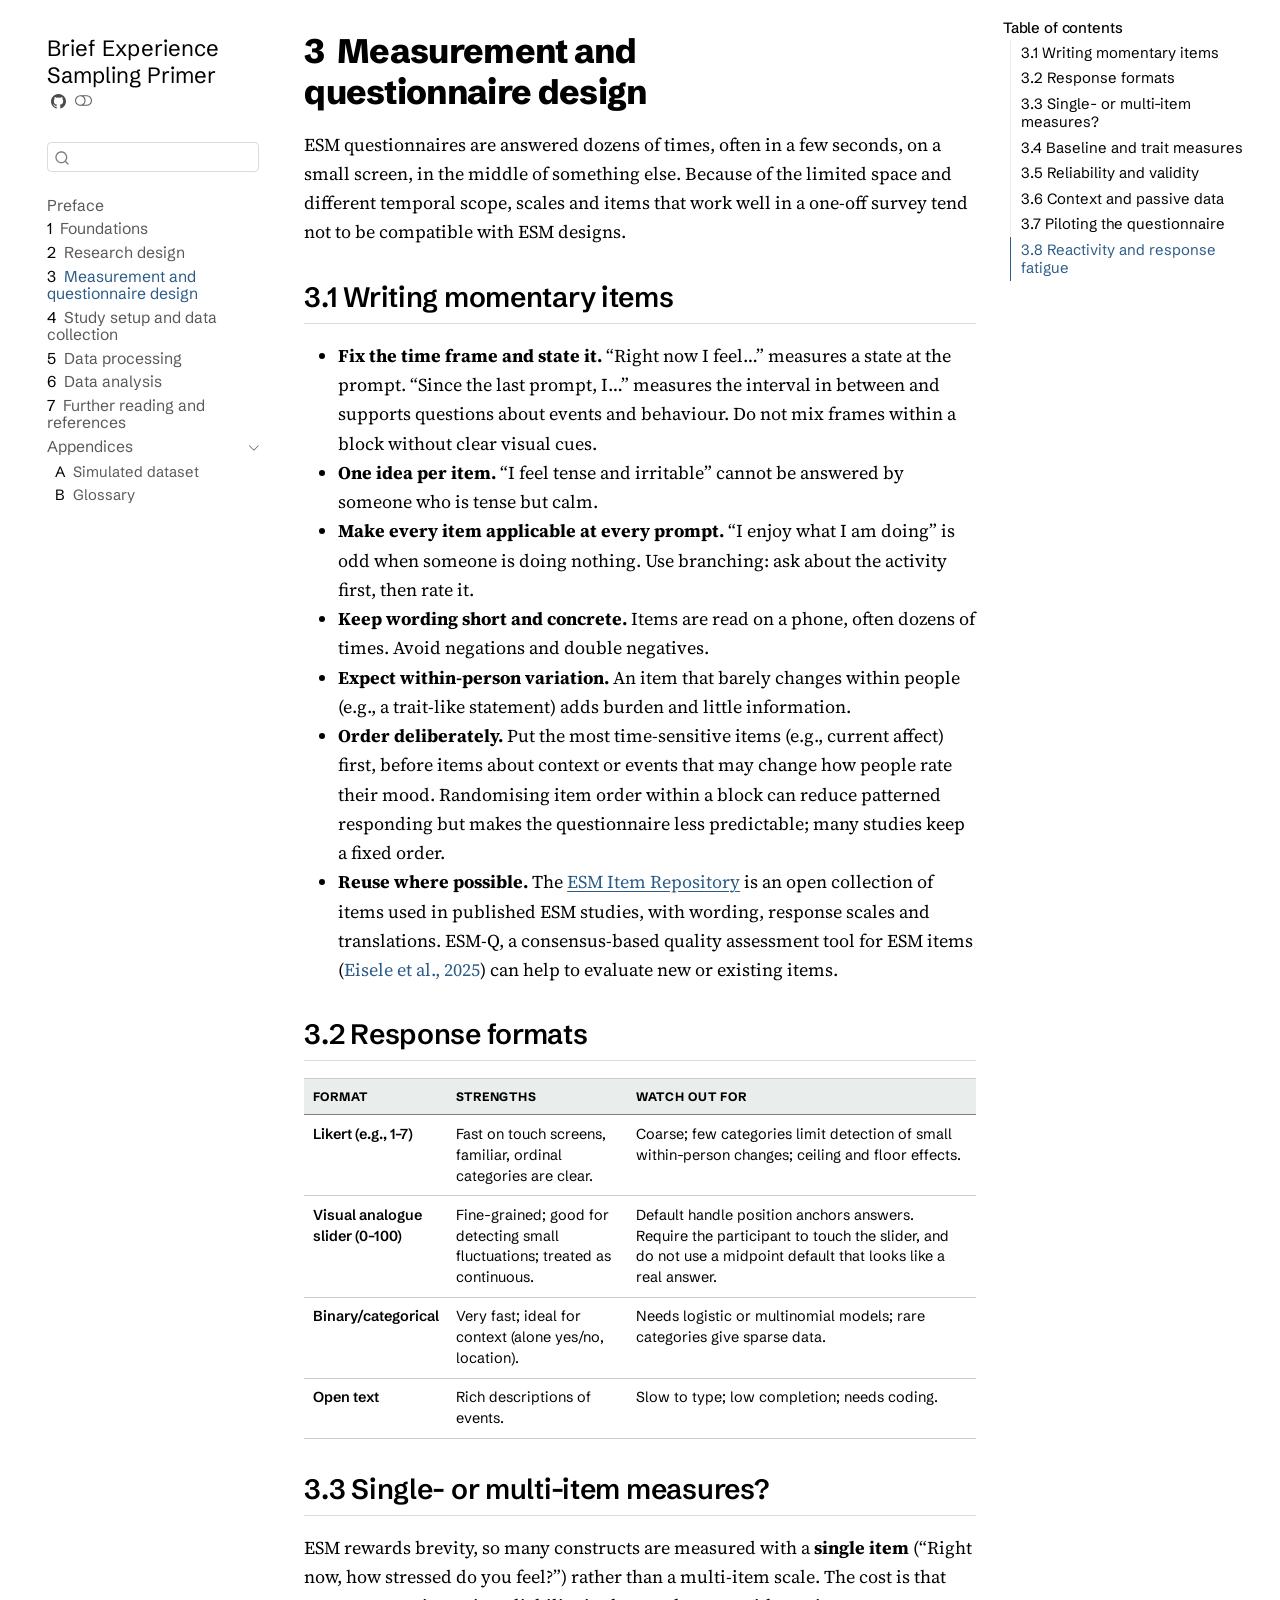
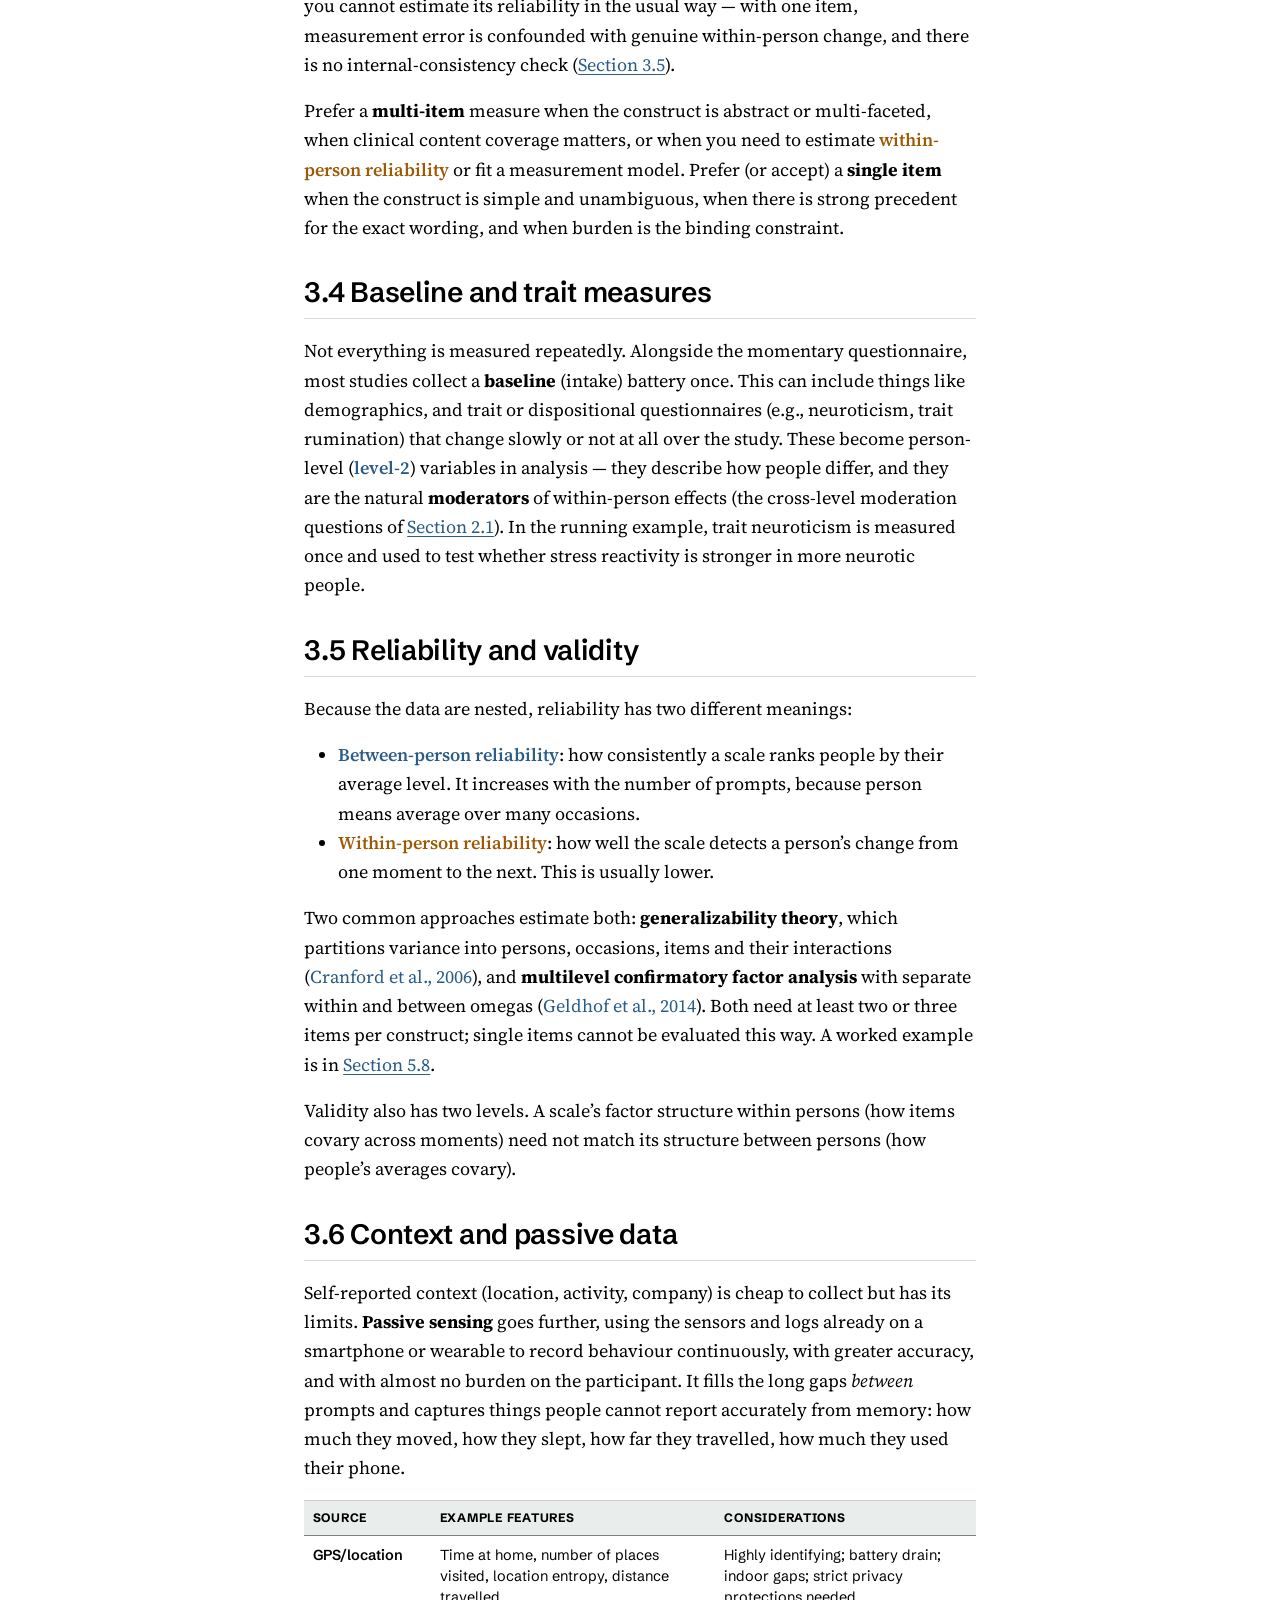
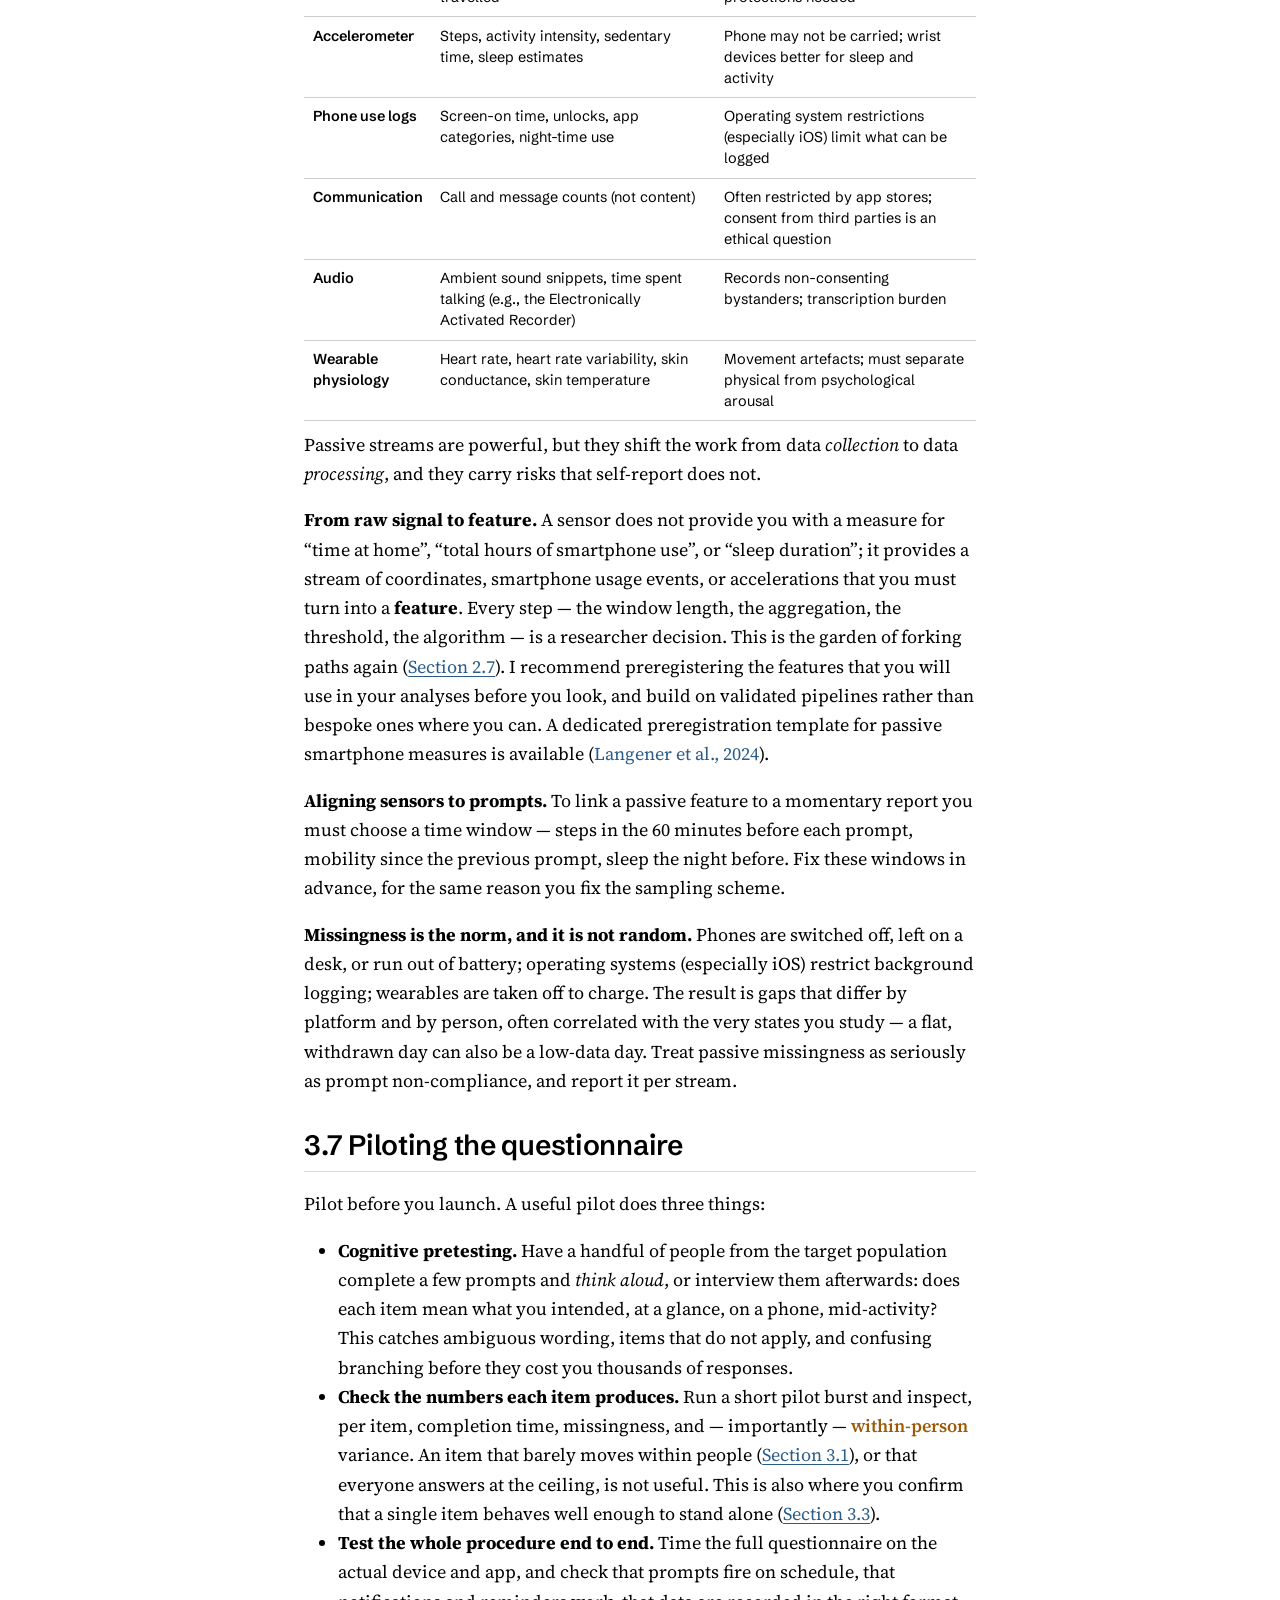
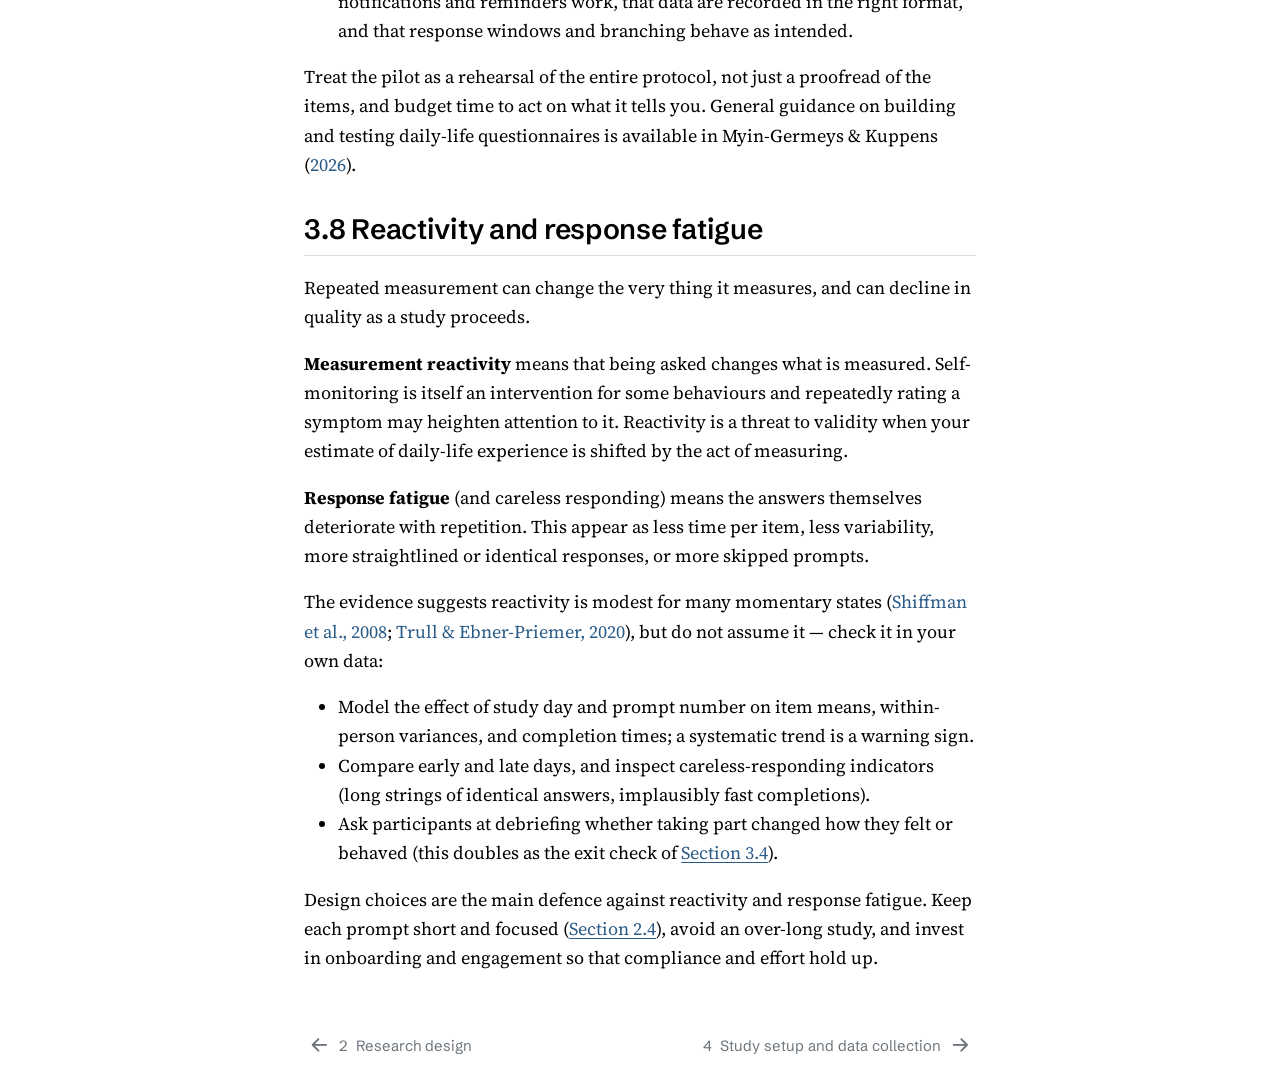
<file: esm-primer/03-measurement.html>
<!DOCTYPE html>
<html xmlns="http://www.w3.org/1999/xhtml" lang="en" xml:lang="en"><head>

<meta charset="utf-8">
<meta name="generator" content="quarto-1.9.38">

<meta name="viewport" content="width=device-width, initial-scale=1.0, user-scalable=yes">


<title>3&nbsp; Measurement and questionnaire design – Brief Experience Sampling Primer</title>
<style>
/* Default styles provided by pandoc.
** See https://pandoc.org/MANUAL.html#variables-for-html for config info.
*/
code{white-space: pre-wrap;}
span.smallcaps{font-variant: small-caps;}
div.columns{display: flex; gap: min(4vw, 1.5em);}
div.column{flex: auto; overflow-x: auto;}
div.hanging-indent{margin-left: 1.5em; text-indent: -1.5em;}
ul.task-list{list-style: none;}
ul.task-list li input[type="checkbox"] {
  width: 0.8em;
  margin: 0 0.8em 0.2em -1em; /* quarto-specific, see https://github.com/quarto-dev/quarto-cli/issues/4556 */ 
  vertical-align: middle;
}
/* CSS for citations */
div.csl-bib-body { }
div.csl-entry {
  clear: both;
  margin-bottom: 0em;
}
.hanging-indent div.csl-entry {
  margin-left:2em;
  text-indent:-2em;
}
div.csl-left-margin {
  min-width:2em;
  float:left;
}
div.csl-right-inline {
  margin-left:2em;
  padding-left:1em;
}
div.csl-indent {
  margin-left: 2em;
}</style>


<script src="site_libs/quarto-nav/quarto-nav.js"></script>
<script src="site_libs/quarto-nav/headroom.min.js"></script>
<script src="site_libs/clipboard/clipboard.min.js"></script>
<script src="site_libs/quarto-search/autocomplete.umd.js"></script>
<script src="site_libs/quarto-search/fuse.min.js"></script>
<script src="site_libs/quarto-search/quarto-search.js"></script>
<meta name="quarto:offset" content="./">
<link href="./04-collection.html" rel="next">
<link href="./02-design.html" rel="prev">
<script src="site_libs/quarto-html/quarto.js" type="module"></script>
<script src="site_libs/quarto-html/tabsets/tabsets.js" type="module"></script>
<script src="site_libs/quarto-html/popper.min.js"></script>
<script src="site_libs/quarto-html/tippy.umd.min.js"></script>
<script src="site_libs/quarto-html/anchor.min.js"></script>
<link href="site_libs/quarto-html/tippy.css" rel="stylesheet">
<link href="site_libs/quarto-html/quarto-syntax-highlighting-b4a6977b0acd68cc64f20a42b22ed96d.css" rel="stylesheet" class="quarto-color-scheme" id="quarto-text-highlighting-styles">
<link href="site_libs/quarto-html/quarto-syntax-highlighting-dark-b4a6977b0acd68cc64f20a42b22ed96d.css" rel="stylesheet" class="quarto-color-scheme quarto-color-alternate" id="quarto-text-highlighting-styles">
<link href="site_libs/quarto-html/quarto-syntax-highlighting-b4a6977b0acd68cc64f20a42b22ed96d.css" rel="stylesheet" class="quarto-color-scheme-extra" id="quarto-text-highlighting-styles">
<script src="site_libs/bootstrap/bootstrap.min.js"></script>
<link href="site_libs/bootstrap/bootstrap-icons.css" rel="stylesheet">
<link href="site_libs/bootstrap/bootstrap-a930c1ea56d3c89e28a32ab090513413.min.css" rel="stylesheet" append-hash="true" class="quarto-color-scheme" id="quarto-bootstrap" data-mode="light">
<link href="site_libs/bootstrap/bootstrap-dark-594e0f838834c2ada8935efbe523737a.min.css" rel="stylesheet" append-hash="true" class="quarto-color-scheme quarto-color-alternate" id="quarto-bootstrap" data-mode="dark">
<link href="site_libs/bootstrap/bootstrap-a930c1ea56d3c89e28a32ab090513413.min.css" rel="stylesheet" append-hash="true" class="quarto-color-scheme-extra" id="quarto-bootstrap" data-mode="light">
<script id="quarto-search-options" type="application/json">{
  "location": "sidebar",
  "copy-button": false,
  "collapse-after": 3,
  "panel-placement": "start",
  "type": "textbox",
  "limit": 50,
  "keyboard-shortcut": [
    "f",
    "/",
    "s"
  ],
  "show-item-context": false,
  "language": {
    "search-no-results-text": "No results",
    "search-matching-documents-text": "matching documents",
    "search-copy-link-title": "Copy link to search",
    "search-hide-matches-text": "Hide additional matches",
    "search-more-match-text": "more match in this document",
    "search-more-matches-text": "more matches in this document",
    "search-clear-button-title": "Clear",
    "search-text-placeholder": "",
    "search-detached-cancel-button-title": "Cancel",
    "search-submit-button-title": "Submit",
    "search-label": "Search"
  }
}</script>


</head>

<body class="nav-sidebar floating quarto-light"><script id="quarto-html-before-body" type="application/javascript">
    const toggleBodyColorMode = (bsSheetEl) => {
      const mode = bsSheetEl.getAttribute("data-mode");
      const bodyEl = window.document.querySelector("body");
      if (mode === "dark") {
        bodyEl.classList.add("quarto-dark");
        bodyEl.classList.remove("quarto-light");
      } else {
        bodyEl.classList.add("quarto-light");
        bodyEl.classList.remove("quarto-dark");
      }
    }
    const toggleBodyColorPrimary = () => {
      const bsSheetEl = window.document.querySelector("link#quarto-bootstrap:not([rel=disabled-stylesheet])");
      if (bsSheetEl) {
        toggleBodyColorMode(bsSheetEl);
      }
    }
    const setColorSchemeToggle = (alternate) => {
      const toggles = window.document.querySelectorAll('.quarto-color-scheme-toggle');
      for (let i=0; i < toggles.length; i++) {
        const toggle = toggles[i];
        if (toggle) {
          if (alternate) {
            toggle.classList.add("alternate");
          } else {
            toggle.classList.remove("alternate");
          }
        }
      }
    };
    const toggleColorMode = (alternate) => {
      // Switch the stylesheets
      const primaryStylesheets = window.document.querySelectorAll('link.quarto-color-scheme:not(.quarto-color-alternate)');
      const alternateStylesheets = window.document.querySelectorAll('link.quarto-color-scheme.quarto-color-alternate');
      manageTransitions('#quarto-margin-sidebar .nav-link', false);
      if (alternate) {
        // note: dark is layered on light, we don't disable primary!
        enableStylesheet(alternateStylesheets);
        for (const sheetNode of alternateStylesheets) {
          if (sheetNode.id === "quarto-bootstrap") {
            toggleBodyColorMode(sheetNode);
          }
        }
      } else {
        disableStylesheet(alternateStylesheets);
        enableStylesheet(primaryStylesheets)
        toggleBodyColorPrimary();
      }
      manageTransitions('#quarto-margin-sidebar .nav-link', true);
      // Switch the toggles
      setColorSchemeToggle(alternate)
      // Hack to workaround the fact that safari doesn't
      // properly recolor the scrollbar when toggling (#1455)
      if (navigator.userAgent.indexOf('Safari') > 0 && navigator.userAgent.indexOf('Chrome') == -1) {
        manageTransitions("body", false);
        window.scrollTo(0, 1);
        setTimeout(() => {
          window.scrollTo(0, 0);
          manageTransitions("body", true);
        }, 40);
      }
    }
    const disableStylesheet = (stylesheets) => {
      for (let i=0; i < stylesheets.length; i++) {
        const stylesheet = stylesheets[i];
        stylesheet.rel = 'disabled-stylesheet';
      }
    }
    const enableStylesheet = (stylesheets) => {
      for (let i=0; i < stylesheets.length; i++) {
        const stylesheet = stylesheets[i];
        if(stylesheet.rel !== 'stylesheet') { // for Chrome, which will still FOUC without this check
          stylesheet.rel = 'stylesheet';
        }
      }
    }
    const manageTransitions = (selector, allowTransitions) => {
      const els = window.document.querySelectorAll(selector);
      for (let i=0; i < els.length; i++) {
        const el = els[i];
        if (allowTransitions) {
          el.classList.remove('notransition');
        } else {
          el.classList.add('notransition');
        }
      }
    }
    const isFileUrl = () => {
      return window.location.protocol === 'file:';
    }
    const hasAlternateSentinel = () => {
      let styleSentinel = getColorSchemeSentinel();
      if (styleSentinel !== null) {
        return styleSentinel === "alternate";
      } else {
        return false;
      }
    }
    const setStyleSentinel = (alternate) => {
      const value = alternate ? "alternate" : "default";
      if (!isFileUrl()) {
        window.localStorage.setItem("quarto-color-scheme", value);
      } else {
        localAlternateSentinel = value;
      }
    }
    const getColorSchemeSentinel = () => {
      if (!isFileUrl()) {
        const storageValue = window.localStorage.getItem("quarto-color-scheme");
        return storageValue != null ? storageValue : localAlternateSentinel;
      } else {
        return localAlternateSentinel;
      }
    }
    const toggleGiscusIfUsed = (isAlternate, darkModeDefault) => {
      const baseTheme = document.querySelector('#giscus-base-theme')?.value ?? 'light';
      const alternateTheme = document.querySelector('#giscus-alt-theme')?.value ?? 'dark';
      let newTheme = '';
      if(authorPrefersDark) {
        newTheme = isAlternate ? baseTheme : alternateTheme;
      } else {
        newTheme = isAlternate ? alternateTheme : baseTheme;
      }
      const changeGiscusTheme = () => {
        // From: https://github.com/giscus/giscus/issues/336
        const sendMessage = (message) => {
          const iframe = document.querySelector('iframe.giscus-frame');
          if (!iframe) return;
          iframe.contentWindow.postMessage({ giscus: message }, 'https://giscus.app');
        }
        sendMessage({
          setConfig: {
            theme: newTheme
          }
        });
      }
      const isGiscussLoaded = window.document.querySelector('iframe.giscus-frame') !== null;
      if (isGiscussLoaded) {
        changeGiscusTheme();
      }
    };
    const authorPrefersDark = false;
    const queryPrefersDark = window.matchMedia('(prefers-color-scheme: dark)');
    const darkModeDefault = queryPrefersDark.matches;
      document.querySelector('link#quarto-text-highlighting-styles.quarto-color-scheme-extra').rel = 'disabled-stylesheet';
      document.querySelector('link#quarto-bootstrap.quarto-color-scheme-extra').rel = 'disabled-stylesheet';
    let localAlternateSentinel = darkModeDefault ? 'alternate' : 'default';
    // Dark / light mode switch
    window.quartoToggleColorScheme = () => {
      // Read the current dark / light value
      let toAlternate = !hasAlternateSentinel();
      toggleColorMode(toAlternate);
      setStyleSentinel(toAlternate);
      toggleGiscusIfUsed(toAlternate, darkModeDefault);
      window.dispatchEvent(new Event('resize'));
    };
    queryPrefersDark.addEventListener("change", e => {
      if(window.localStorage.getItem("quarto-color-scheme") !== null)
        return;
      const alternate = e.matches
      toggleColorMode(alternate);
      localAlternateSentinel = e.matches ? 'alternate' : 'default'; // this is used alongside local storage!
      toggleGiscusIfUsed(alternate, darkModeDefault);
    });
    // Switch to dark mode if need be
    if (hasAlternateSentinel()) {
      toggleColorMode(true);
    } else {
      toggleColorMode(false);
    }
  </script>

<div id="quarto-search-results"></div>
  <header id="quarto-header" class="headroom fixed-top">
  <nav class="quarto-secondary-nav">
    <div class="container-fluid d-flex">
      <button type="button" class="quarto-btn-toggle btn" data-bs-toggle="collapse" role="button" data-bs-target=".quarto-sidebar-collapse-item" aria-controls="quarto-sidebar" aria-expanded="false" aria-label="Toggle sidebar navigation" onclick="if (window.quartoToggleHeadroom) { window.quartoToggleHeadroom(); }">
        <i class="bi bi-layout-text-sidebar-reverse"></i>
      </button>
        <nav class="quarto-page-breadcrumbs" aria-label="breadcrumb"><ol class="breadcrumb"><li class="breadcrumb-item"><a href="./03-measurement.html"><span class="chapter-number">3</span>&nbsp; <span class="chapter-title">Measurement and questionnaire design</span></a></li></ol></nav>
        <a class="flex-grow-1" role="navigation" data-bs-toggle="collapse" data-bs-target=".quarto-sidebar-collapse-item" aria-controls="quarto-sidebar" aria-expanded="false" aria-label="Toggle sidebar navigation" onclick="if (window.quartoToggleHeadroom) { window.quartoToggleHeadroom(); }">      
        </a>
      <button type="button" class="btn quarto-search-button" aria-label="Search" onclick="window.quartoOpenSearch();">
        <i class="bi bi-search"></i>
      </button>
    </div>
  </nav>
</header>
<!-- content -->
<div id="quarto-content" class="quarto-container page-columns page-rows-contents page-layout-article">
<!-- sidebar -->
  <nav id="quarto-sidebar" class="sidebar collapse collapse-horizontal quarto-sidebar-collapse-item sidebar-navigation floating overflow-auto">
    <div class="pt-lg-2 mt-2 text-left sidebar-header">
    <div class="sidebar-title mb-0 py-0">
      <a href="./">Brief Experience Sampling Primer</a> 
        <div class="sidebar-tools-main">
    <a href="https://github.com/dougaparry/esm-primer" title="Source Code" class="quarto-navigation-tool px-1" aria-label="Source Code"><i class="bi bi-github"></i></a>
  <a href="" class="quarto-color-scheme-toggle quarto-navigation-tool  px-1" onclick="window.quartoToggleColorScheme(); return false;" title="Toggle dark mode"><i class="bi"></i></a>
</div>
    </div>
      </div>
        <div class="mt-2 flex-shrink-0 align-items-center">
        <div class="sidebar-search">
        <div id="quarto-search" class="" title="Search"></div>
        </div>
        </div>
    <div class="sidebar-menu-container"> 
    <ul class="list-unstyled mt-1">
        <li class="sidebar-item">
  <div class="sidebar-item-container"> 
  <a href="./index.html" class="sidebar-item-text sidebar-link">
 <span class="menu-text">Preface</span></a>
  </div>
</li>
        <li class="sidebar-item">
  <div class="sidebar-item-container"> 
  <a href="./01-foundations.html" class="sidebar-item-text sidebar-link">
 <span class="menu-text"><span class="chapter-number">1</span>&nbsp; <span class="chapter-title">Foundations</span></span></a>
  </div>
</li>
        <li class="sidebar-item">
  <div class="sidebar-item-container"> 
  <a href="./02-design.html" class="sidebar-item-text sidebar-link">
 <span class="menu-text"><span class="chapter-number">2</span>&nbsp; <span class="chapter-title">Research design</span></span></a>
  </div>
</li>
        <li class="sidebar-item">
  <div class="sidebar-item-container"> 
  <a href="./03-measurement.html" class="sidebar-item-text sidebar-link active">
 <span class="menu-text"><span class="chapter-number">3</span>&nbsp; <span class="chapter-title">Measurement and questionnaire design</span></span></a>
  </div>
</li>
        <li class="sidebar-item">
  <div class="sidebar-item-container"> 
  <a href="./04-collection.html" class="sidebar-item-text sidebar-link">
 <span class="menu-text"><span class="chapter-number">4</span>&nbsp; <span class="chapter-title">Study setup and data collection</span></span></a>
  </div>
</li>
        <li class="sidebar-item">
  <div class="sidebar-item-container"> 
  <a href="./05-processing.html" class="sidebar-item-text sidebar-link">
 <span class="menu-text"><span class="chapter-number">5</span>&nbsp; <span class="chapter-title">Data processing</span></span></a>
  </div>
</li>
        <li class="sidebar-item">
  <div class="sidebar-item-container"> 
  <a href="./06-analysis.html" class="sidebar-item-text sidebar-link">
 <span class="menu-text"><span class="chapter-number">6</span>&nbsp; <span class="chapter-title">Data analysis</span></span></a>
  </div>
</li>
        <li class="sidebar-item">
  <div class="sidebar-item-container"> 
  <a href="./08-further-reading.html" class="sidebar-item-text sidebar-link">
 <span class="menu-text"><span class="chapter-number">7</span>&nbsp; <span class="chapter-title">Further reading and references</span></span></a>
  </div>
</li>
        <li class="sidebar-item sidebar-item-section">
      <div class="sidebar-item-container"> 
            <a class="sidebar-item-text sidebar-link text-start" data-bs-toggle="collapse" data-bs-target="#quarto-sidebar-section-1" role="navigation" aria-expanded="true">
 <span class="menu-text">Appendices</span></a>
          <a class="sidebar-item-toggle text-start" data-bs-toggle="collapse" data-bs-target="#quarto-sidebar-section-1" role="navigation" aria-expanded="true" aria-label="Toggle section">
            <i class="bi bi-chevron-right ms-2"></i>
          </a> 
      </div>
      <ul id="quarto-sidebar-section-1" class="collapse list-unstyled sidebar-section depth1 show">  
          <li class="sidebar-item">
  <div class="sidebar-item-container"> 
  <a href="./A-simulated-data.html" class="sidebar-item-text sidebar-link">
 <span class="menu-text"><span class="chapter-number">A</span>&nbsp; <span class="chapter-title">Simulated dataset</span></span></a>
  </div>
</li>
          <li class="sidebar-item">
  <div class="sidebar-item-container"> 
  <a href="./B-glossary.html" class="sidebar-item-text sidebar-link">
 <span class="menu-text"><span class="chapter-number">B</span>&nbsp; <span class="chapter-title">Glossary</span></span></a>
  </div>
</li>
      </ul>
  </li>
    </ul>
    </div>
</nav>
<div id="quarto-sidebar-glass" class="quarto-sidebar-collapse-item" data-bs-toggle="collapse" data-bs-target=".quarto-sidebar-collapse-item"></div>
<!-- margin-sidebar -->
    <div id="quarto-margin-sidebar" class="sidebar margin-sidebar">
        <nav id="TOC" role="doc-toc" class="toc-active">
    <h2 id="toc-title">Table of contents</h2>
   
  <ul>
  <li><a href="#sec-items" id="toc-sec-items" class="nav-link active" data-scroll-target="#sec-items"><span class="header-section-number">3.1</span> Writing momentary items</a></li>
  <li><a href="#sec-scales" id="toc-sec-scales" class="nav-link" data-scroll-target="#sec-scales"><span class="header-section-number">3.2</span> Response formats</a></li>
  <li><a href="#sec-single-item" id="toc-sec-single-item" class="nav-link" data-scroll-target="#sec-single-item"><span class="header-section-number">3.3</span> Single- or multi-item measures?</a></li>
  <li><a href="#sec-baseline" id="toc-sec-baseline" class="nav-link" data-scroll-target="#sec-baseline"><span class="header-section-number">3.4</span> Baseline and trait measures</a></li>
  <li><a href="#sec-reliability" id="toc-sec-reliability" class="nav-link" data-scroll-target="#sec-reliability"><span class="header-section-number">3.5</span> Reliability and validity</a></li>
  <li><a href="#sec-context" id="toc-sec-context" class="nav-link" data-scroll-target="#sec-context"><span class="header-section-number">3.6</span> Context and passive data</a></li>
  <li><a href="#sec-piloting" id="toc-sec-piloting" class="nav-link" data-scroll-target="#sec-piloting"><span class="header-section-number">3.7</span> Piloting the questionnaire</a></li>
  <li><a href="#sec-reactivity" id="toc-sec-reactivity" class="nav-link" data-scroll-target="#sec-reactivity"><span class="header-section-number">3.8</span> Reactivity and response fatigue</a></li>
  </ul>
</nav>
    </div>
<!-- main -->
<main class="content" id="quarto-document-content">


<header id="title-block-header" class="quarto-title-block default">
<div class="quarto-title">
<h1 class="title"><span id="sec-measurement" class="quarto-section-identifier"><span class="chapter-number">3</span>&nbsp; <span class="chapter-title">Measurement and questionnaire design</span></span></h1>
</div>



<div class="quarto-title-meta">

    
  
    
  </div>
  


</header>


<p>ESM questionnaires are answered dozens of times, often in a few seconds, on a small screen, in the middle of something else. Because of the limited space and different temporal scope, scales and items that work well in a one-off survey tend not to be compatible with ESM designs.</p>
<section id="sec-items" class="level2" data-number="3.1">
<h2 data-number="3.1" class="anchored" data-anchor-id="sec-items"><span class="header-section-number">3.1</span> Writing momentary items</h2>
<ul>
<li><strong>Fix the time frame and state it.</strong> “Right now I feel…” measures a state at the prompt. “Since the last prompt, I…” measures the interval in between and supports questions about events and behaviour. Do not mix frames within a block without clear visual cues.</li>
<li><strong>One idea per item.</strong> “I feel tense and irritable” cannot be answered by someone who is tense but calm.</li>
<li><strong>Make every item applicable at every prompt.</strong> “I enjoy what I am doing” is odd when someone is doing nothing. Use branching: ask about the activity first, then rate it.</li>
<li><strong>Keep wording short and concrete.</strong> Items are read on a phone, often dozens of times. Avoid negations and double negatives.</li>
<li><strong>Expect within-person variation.</strong> An item that barely changes within people (e.g., a trait-like statement) adds burden and little information.</li>
<li><strong>Order deliberately.</strong> Put the most time-sensitive items (e.g., current affect) first, before items about context or events that may change how people rate their mood. Randomising item order within a block can reduce patterned responding but makes the questionnaire less predictable; many studies keep a fixed order.</li>
<li><strong>Reuse where possible.</strong> The <a href="https://esmitemrepositoryinfo.com/">ESM Item Repository</a> is an open collection of items used in published ESM studies, with wording, response scales and translations. ESM-Q, a consensus-based quality assessment tool for ESM items <span class="citation" data-cites="eisele2025esm">(<a href="08-further-reading.html#ref-eisele2025esm" role="doc-biblioref"><span class="nocase">Eisele et al.</span>, 2025</a>)</span> can help to evaluate new or existing items.</li>
</ul>
</section>
<section id="sec-scales" class="level2" data-number="3.2">
<h2 data-number="3.2" class="anchored" data-anchor-id="sec-scales"><span class="header-section-number">3.2</span> Response formats</h2>
<table class="caption-top table">
<colgroup>
<col style="width: 12%">
<col style="width: 29%">
<col style="width: 58%">
</colgroup>
<thead>
<tr class="header">
<th>Format</th>
<th>Strengths</th>
<th>Watch out for</th>
</tr>
</thead>
<tbody>
<tr class="odd">
<td>Likert (e.g., 1–7)</td>
<td>Fast on touch screens, familiar, ordinal categories are clear.</td>
<td>Coarse; few categories limit detection of small within-person changes; ceiling and floor effects.</td>
</tr>
<tr class="even">
<td>Visual analogue slider (0–100)</td>
<td>Fine-grained; good for detecting small fluctuations; treated as continuous.</td>
<td>Default handle position anchors answers. Require the participant to touch the slider, and do not use a midpoint default that looks like a real answer.</td>
</tr>
<tr class="odd">
<td>Binary/categorical</td>
<td>Very fast; ideal for context (alone yes/no, location).</td>
<td>Needs logistic or multinomial models; rare categories give sparse data.</td>
</tr>
<tr class="even">
<td>Open text</td>
<td>Rich descriptions of events.</td>
<td>Slow to type; low completion; needs coding.</td>
</tr>
</tbody>
</table>
</section>
<section id="sec-single-item" class="level2" data-number="3.3">
<h2 data-number="3.3" class="anchored" data-anchor-id="sec-single-item"><span class="header-section-number">3.3</span> Single- or multi-item measures?</h2>
<p>ESM rewards brevity, so many constructs are measured with a <strong>single item</strong> (“Right now, how stressed do you feel?”) rather than a multi-item scale. The cost is that you cannot estimate its reliability in the usual way — with one item, measurement error is confounded with genuine within-person change, and there is no internal-consistency check (<a href="#sec-reliability" class="quarto-xref"><span>Section 3.5</span></a>).</p>
<p>Prefer a <strong>multi-item</strong> measure when the construct is abstract or multi-faceted, when clinical content coverage matters, or when you need to estimate <span class="w">within-person reliability</span> or fit a measurement model. Prefer (or accept) a <strong>single item</strong> when the construct is simple and unambiguous, when there is strong precedent for the exact wording, and when burden is the binding constraint.</p>
</section>
<section id="sec-baseline" class="level2" data-number="3.4">
<h2 data-number="3.4" class="anchored" data-anchor-id="sec-baseline"><span class="header-section-number">3.4</span> Baseline and trait measures</h2>
<p>Not everything is measured repeatedly. Alongside the momentary questionnaire, most studies collect a <strong>baseline</strong> (intake) battery once. This can include things like demographics, and trait or dispositional questionnaires (e.g., neuroticism, trait rumination) that change slowly or not at all over the study. These become person-level (<span class="b">level-2</span>) variables in analysis — they describe how people differ, and they are the natural <strong>moderators</strong> of within-person effects (the cross-level moderation questions of <a href="02-design.html#sec-questions" class="quarto-xref"><span>Section 2.1</span></a>). In the running example, trait neuroticism is measured once and used to test whether stress reactivity is stronger in more neurotic people.</p>
</section>
<section id="sec-reliability" class="level2" data-number="3.5">
<h2 data-number="3.5" class="anchored" data-anchor-id="sec-reliability"><span class="header-section-number">3.5</span> Reliability and validity</h2>
<p>Because the data are nested, reliability has two different meanings:</p>
<ul>
<li><strong><span class="b">Between-person reliability</span></strong>: how consistently a scale ranks people by their average level. It increases with the number of prompts, because person means average over many occasions.</li>
<li><strong><span class="w">Within-person reliability</span></strong>: how well the scale detects a person’s change from one moment to the next. This is usually lower.</li>
</ul>
<p>Two common approaches estimate both: <strong>generalizability theory</strong>, which partitions variance into persons, occasions, items and their interactions <span class="citation" data-cites="cranford2006">(<a href="08-further-reading.html#ref-cranford2006" role="doc-biblioref">Cranford et al., 2006</a>)</span>, and <strong>multilevel confirmatory factor analysis</strong> with separate within and between omegas <span class="citation" data-cites="geldhof2014">(<a href="08-further-reading.html#ref-geldhof2014" role="doc-biblioref">Geldhof et al., 2014</a>)</span>. Both need at least two or three items per construct; single items cannot be evaluated this way. A worked example is in <a href="05-processing.html#sec-descriptives" class="quarto-xref"><span>Section 5.8</span></a>.</p>
<p>Validity also has two levels. A scale’s factor structure within persons (how items covary across moments) need not match its structure between persons (how people’s averages covary).</p>
</section>
<section id="sec-context" class="level2" data-number="3.6">
<h2 data-number="3.6" class="anchored" data-anchor-id="sec-context"><span class="header-section-number">3.6</span> Context and passive data</h2>
<p>Self-reported context (location, activity, company) is cheap to collect but has its limits. <strong>Passive sensing</strong> goes further, using the sensors and logs already on a smartphone or wearable to record behaviour continuously, with greater accuracy, and with almost no burden on the participant. It fills the long gaps <em>between</em> prompts and captures things people cannot report accurately from memory: how much they moved, how they slept, how far they travelled, how much they used their phone.</p>
<table class="caption-top table">
<colgroup>
<col style="width: 10%">
<col style="width: 46%">
<col style="width: 42%">
</colgroup>
<thead>
<tr class="header">
<th>Source</th>
<th>Example features</th>
<th>Considerations</th>
</tr>
</thead>
<tbody>
<tr class="odd">
<td>GPS/location</td>
<td>Time at home, number of places visited, location entropy, distance travelled</td>
<td>Highly identifying; battery drain; indoor gaps; strict privacy protections needed</td>
</tr>
<tr class="even">
<td>Accelerometer</td>
<td>Steps, activity intensity, sedentary time, sleep estimates</td>
<td>Phone may not be carried; wrist devices better for sleep and activity</td>
</tr>
<tr class="odd">
<td>Phone use logs</td>
<td>Screen-on time, unlocks, app categories, night-time use</td>
<td>Operating system restrictions (especially iOS) limit what can be logged</td>
</tr>
<tr class="even">
<td>Communication</td>
<td>Call and message counts (not content)</td>
<td>Often restricted by app stores; consent from third parties is an ethical question</td>
</tr>
<tr class="odd">
<td>Audio</td>
<td>Ambient sound snippets, time spent talking (e.g., the Electronically Activated Recorder)</td>
<td>Records non-consenting bystanders; transcription burden</td>
</tr>
<tr class="even">
<td>Wearable physiology</td>
<td>Heart rate, heart rate variability, skin conductance, skin temperature</td>
<td>Movement artefacts; must separate physical from psychological arousal</td>
</tr>
</tbody>
</table>
<p>Passive streams are powerful, but they shift the work from data <em>collection</em> to data <em>processing</em>, and they carry risks that self-report does not.</p>
<p><strong>From raw signal to feature.</strong> A sensor does not provide you with a measure for “time at home”, “total hours of smartphone use”, or “sleep duration”; it provides a stream of coordinates, smartphone usage events, or accelerations that you must turn into a <strong>feature</strong>. Every step — the window length, the aggregation, the threshold, the algorithm — is a researcher decision. This is the garden of forking paths again (<a href="02-design.html#sec-prereg" class="quarto-xref"><span>Section 2.7</span></a>). I recommend preregistering the features that you will use in your analyses before you look, and build on validated pipelines rather than bespoke ones where you can. A dedicated preregistration template for passive smartphone measures is available <span class="citation" data-cites="langener2024template">(<a href="08-further-reading.html#ref-langener2024template" role="doc-biblioref"><span class="nocase">Langener et al.</span>, 2024</a>)</span>.</p>
<p><strong>Aligning sensors to prompts.</strong> To link a passive feature to a momentary report you must choose a time window — steps in the 60 minutes before each prompt, mobility since the previous prompt, sleep the night before. Fix these windows in advance, for the same reason you fix the sampling scheme.</p>
<p><strong>Missingness is the norm, and it is not random.</strong> Phones are switched off, left on a desk, or run out of battery; operating systems (especially iOS) restrict background logging; wearables are taken off to charge. The result is gaps that differ by platform and by person, often correlated with the very states you study — a flat, withdrawn day can also be a low-data day. Treat passive missingness as seriously as prompt non-compliance, and report it per stream.</p>
</section>
<section id="sec-piloting" class="level2" data-number="3.7">
<h2 data-number="3.7" class="anchored" data-anchor-id="sec-piloting"><span class="header-section-number">3.7</span> Piloting the questionnaire</h2>
<p>Pilot before you launch. A useful pilot does three things:</p>
<ul>
<li><strong>Cognitive pretesting.</strong> Have a handful of people from the target population complete a few prompts and <em>think aloud</em>, or interview them afterwards: does each item mean what you intended, at a glance, on a phone, mid-activity? This catches ambiguous wording, items that do not apply, and confusing branching before they cost you thousands of responses.</li>
<li><strong>Check the numbers each item produces.</strong> Run a short pilot burst and inspect, per item, completion time, missingness, and — importantly — <span class="w">within-person</span> variance. An item that barely moves within people (<a href="#sec-items" class="quarto-xref"><span>Section 3.1</span></a>), or that everyone answers at the ceiling, is not useful. This is also where you confirm that a single item behaves well enough to stand alone (<a href="#sec-single-item" class="quarto-xref"><span>Section 3.3</span></a>).</li>
<li><strong>Test the whole procedure end to end.</strong> Time the full questionnaire on the actual device and app, and check that prompts fire on schedule, that notifications and reminders work, that data are recorded in the right format, and that response windows and branching behave as intended.</li>
</ul>
<p>Treat the pilot as a rehearsal of the entire protocol, not just a proofread of the items, and budget time to act on what it tells you. General guidance on building and testing daily-life questionnaires is available in <span class="citation" data-cites="myingermeys2026">Myin-Germeys &amp; Kuppens (<a href="08-further-reading.html#ref-myingermeys2026" role="doc-biblioref">2026</a>)</span>.</p>
</section>
<section id="sec-reactivity" class="level2" data-number="3.8">
<h2 data-number="3.8" class="anchored" data-anchor-id="sec-reactivity"><span class="header-section-number">3.8</span> Reactivity and response fatigue</h2>
<p>Repeated measurement can change the very thing it measures, and can decline in quality as a study proceeds.</p>
<p><strong>Measurement reactivity</strong> means that being asked changes what is measured. Self-monitoring is itself an intervention for some behaviours and repeatedly rating a symptom may heighten attention to it. Reactivity is a threat to validity when your estimate of daily-life experience is shifted by the act of measuring.</p>
<p><strong>Response fatigue</strong> (and careless responding) means the answers themselves deteriorate with repetition. This appear as less time per item, less variability, more straightlined or identical responses, or more skipped prompts.</p>
<p>The evidence suggests reactivity is modest for many momentary states <span class="citation" data-cites="shiffman2008 trull2020">(<a href="08-further-reading.html#ref-shiffman2008" role="doc-biblioref">Shiffman et al., 2008</a>; <a href="08-further-reading.html#ref-trull2020" role="doc-biblioref">Trull &amp; Ebner-Priemer, 2020</a>)</span>, but do not assume it — check it in your own data:</p>
<ul>
<li>Model the effect of study day and prompt number on item means, within-person variances, and completion times; a systematic trend is a warning sign.</li>
<li>Compare early and late days, and inspect careless-responding indicators (long strings of identical answers, implausibly fast completions).</li>
<li>Ask participants at debriefing whether taking part changed how they felt or behaved (this doubles as the exit check of <a href="#sec-baseline" class="quarto-xref"><span>Section 3.4</span></a>).</li>
</ul>
<p>Design choices are the main defence against reactivity and response fatigue. Keep each prompt short and focused (<a href="02-design.html#sec-parameters" class="quarto-xref"><span>Section 2.4</span></a>), avoid an over-long study, and invest in onboarding and engagement so that compliance and effort hold up.</p>


<div id="refs" class="references csl-bib-body hanging-indent" data-entry-spacing="0" data-line-spacing="2" role="list" style="display: none">
<div id="ref-cranford2006" class="csl-entry" role="listitem">
Cranford, J. A., Shrout, P. E., Iida, M., Rafaeli, E., Yip, T., &amp; Bolger, N. (2006). A procedure for evaluating sensitivity to within-person change: Can mood measures in diary studies detect change reliably? <em>Personality and Social Psychology Bulletin</em>, <em>32</em>(7), 917–929. <a href="https://doi.org/10.1177/0146167206287721">https://doi.org/10.1177/0146167206287721</a>
</div>
<div id="ref-eisele2025esm" class="csl-entry" role="listitem">
<span class="nocase">Eisele, G., Hiekkaranta, A., Kunkels, Y. K., Aan Het Rot, M., Van Ballegooijen, W., Bartels, S. L., Bastiaansen, J. A., Beymer, P. N., Bylsma, L. M., Carpenter, R. W., et al.</span> (2025). ESM-q: A consensus-based quality assessment tool for experience sampling method items. <em>Behavior Research Methods</em>, <em>57</em>(4), 124.
</div>
<div id="ref-geldhof2014" class="csl-entry" role="listitem">
Geldhof, G. J., Preacher, K. J., &amp; Zyphur, M. J. (2014). Reliability estimation in a multilevel confirmatory factor analysis framework. <em>Psychological Methods</em>, <em>19</em>(1), 72–91. <a href="https://doi.org/10.1037/a0032138">https://doi.org/10.1037/a0032138</a>
</div>
<div id="ref-langener2024template" class="csl-entry" role="listitem">
<span class="nocase">Langener, A. M., Siepe, B. S., Elsherif, M., Niemeijer, K., Andresen, P. K., Akre, S., Bringmann, L. F., Cohen, Z. D., Choukas, N. R., Drexl, K., et al.</span> (2024). A template and tutorial for preregistering studies using passive smartphone measures. <em>Behavior Research Methods</em>, <em>56</em>(8), 8289–8307.
</div>
<div id="ref-myingermeys2026" class="csl-entry" role="listitem">
Myin-Germeys, I., &amp; Kuppens, P. (Eds.). (2026). <em>The open handbook of experience sampling methodology</em> (3rd ed.). Leuven University Press. <a href="https://lup.be/book/the-open-handbook-of-experience-sampling-methodology-third-edition/">https://lup.be/book/the-open-handbook-of-experience-sampling-methodology-third-edition/</a>
</div>
<div id="ref-shiffman2008" class="csl-entry" role="listitem">
Shiffman, S., Stone, A. A., &amp; Hufford, M. R. (2008). Ecological momentary assessment. <em>Annual Review of Clinical Psychology</em>, <em>4</em>, 1–32. <a href="https://doi.org/10.1146/annurev.clinpsy.3.022806.091415">https://doi.org/10.1146/annurev.clinpsy.3.022806.091415</a>
</div>
<div id="ref-trull2020" class="csl-entry" role="listitem">
Trull, T. J., &amp; Ebner-Priemer, U. W. (2020). Ambulatory assessment in psychopathology research: A review of recommended reporting guidelines and current practices. <em>Journal of Abnormal Psychology</em>, <em>129</em>(1), 56–63. <a href="https://doi.org/10.1037/abn0000473">https://doi.org/10.1037/abn0000473</a>
</div>
</div>
</section>

</main> <!-- /main -->
<script id="quarto-html-after-body" type="application/javascript">
  window.document.addEventListener("DOMContentLoaded", function (event) {
    // Ensure there is a toggle, if there isn't float one in the top right
    if (window.document.querySelector('.quarto-color-scheme-toggle') === null) {
      const a = window.document.createElement('a');
      a.classList.add('top-right');
      a.classList.add('quarto-color-scheme-toggle');
      a.href = "";
      a.onclick = function() { try { window.quartoToggleColorScheme(); } catch {} return false; };
      const i = window.document.createElement("i");
      i.classList.add('bi');
      a.appendChild(i);
      window.document.body.appendChild(a);
    }
    setColorSchemeToggle(hasAlternateSentinel())
    const icon = "";
    const anchorJS = new window.AnchorJS();
    anchorJS.options = {
      placement: 'right',
      icon: icon
    };
    anchorJS.add('.anchored');
    const isCodeAnnotation = (el) => {
      for (const clz of el.classList) {
        if (clz.startsWith('code-annotation-')) {                     
          return true;
        }
      }
      return false;
    }
    const onCopySuccess = function(e) {
      // button target
      const button = e.trigger;
      // don't keep focus
      button.blur();
      // flash "checked"
      button.classList.add('code-copy-button-checked');
      var currentTitle = button.getAttribute("title");
      button.setAttribute("title", "Copied!");
      let tooltip;
      if (window.bootstrap) {
        button.setAttribute("data-bs-toggle", "tooltip");
        button.setAttribute("data-bs-placement", "left");
        button.setAttribute("data-bs-title", "Copied!");
        tooltip = new bootstrap.Tooltip(button, 
          { trigger: "manual", 
            customClass: "code-copy-button-tooltip",
            offset: [0, -8]});
        tooltip.show();    
      }
      setTimeout(function() {
        if (tooltip) {
          tooltip.hide();
          button.removeAttribute("data-bs-title");
          button.removeAttribute("data-bs-toggle");
          button.removeAttribute("data-bs-placement");
        }
        button.setAttribute("title", currentTitle);
        button.classList.remove('code-copy-button-checked');
      }, 1000);
      // clear code selection
      e.clearSelection();
    }
    const getTextToCopy = function(trigger) {
      const outerScaffold = trigger.parentElement.cloneNode(true);
      const codeEl = outerScaffold.querySelector('code');
      for (const childEl of codeEl.children) {
        if (isCodeAnnotation(childEl)) {
          childEl.remove();
        }
      }
      return codeEl.innerText;
    }
    const clipboard = new window.ClipboardJS('.code-copy-button:not([data-in-quarto-modal])', {
      text: getTextToCopy
    });
    clipboard.on('success', onCopySuccess);
    if (window.document.getElementById('quarto-embedded-source-code-modal')) {
      const clipboardModal = new window.ClipboardJS('.code-copy-button[data-in-quarto-modal]', {
        text: getTextToCopy,
        container: window.document.getElementById('quarto-embedded-source-code-modal')
      });
      clipboardModal.on('success', onCopySuccess);
    }
      var localhostRegex = new RegExp(/^(?:http|https):\/\/localhost\:?[0-9]*\//);
      var mailtoRegex = new RegExp(/^mailto:/);
        var filterRegex = new RegExp('/' + window.location.host + '/');
      var isInternal = (href) => {
          return filterRegex.test(href) || localhostRegex.test(href) || mailtoRegex.test(href);
      }
      // Inspect non-navigation links and adorn them if external
     var links = window.document.querySelectorAll('a[href]:not(.nav-link):not(.navbar-brand):not(.toc-action):not(.sidebar-link):not(.sidebar-item-toggle):not(.pagination-link):not(.no-external):not([aria-hidden]):not(.dropdown-item):not(.quarto-navigation-tool):not(.about-link)');
      for (var i=0; i<links.length; i++) {
        const link = links[i];
        if (!isInternal(link.href)) {
          // undo the damage that might have been done by quarto-nav.js in the case of
          // links that we want to consider external
          if (link.dataset.originalHref !== undefined) {
            link.href = link.dataset.originalHref;
          }
            // target, if specified
            link.setAttribute("target", "_blank");
            if (link.getAttribute("rel") === null) {
              link.setAttribute("rel", "noopener");
            }
        }
      }
    function tippyHover(el, contentFn, onTriggerFn, onUntriggerFn) {
      const config = {
        allowHTML: true,
        maxWidth: 500,
        delay: 100,
        arrow: false,
        appendTo: function(el) {
            return el.parentElement;
        },
        interactive: true,
        interactiveBorder: 10,
        theme: 'quarto',
        placement: 'bottom-start',
      };
      if (contentFn) {
        config.content = contentFn;
      }
      if (onTriggerFn) {
        config.onTrigger = onTriggerFn;
      }
      if (onUntriggerFn) {
        config.onUntrigger = onUntriggerFn;
      }
      window.tippy(el, config); 
    }
    const noterefs = window.document.querySelectorAll('a[role="doc-noteref"]');
    for (var i=0; i<noterefs.length; i++) {
      const ref = noterefs[i];
      tippyHover(ref, function() {
        // use id or data attribute instead here
        let href = ref.getAttribute('data-footnote-href') || ref.getAttribute('href');
        try { href = new URL(href).hash; } catch {}
        const id = href.replace(/^#\/?/, "");
        const note = window.document.getElementById(id);
        if (note) {
          return note.innerHTML;
        } else {
          return "";
        }
      });
    }
    const xrefs = window.document.querySelectorAll('a.quarto-xref');
    const processXRef = (id, note) => {
      // Strip column container classes
      const stripColumnClz = (el) => {
        el.classList.remove("page-full", "page-columns");
        if (el.children) {
          for (const child of el.children) {
            stripColumnClz(child);
          }
        }
      }
      stripColumnClz(note)
      if (id === null || id.startsWith('sec-')) {
        // Special case sections, only their first couple elements
        const container = document.createElement("div");
        if (note.children && note.children.length > 2) {
          container.appendChild(note.children[0].cloneNode(true));
          for (let i = 1; i < note.children.length; i++) {
            const child = note.children[i];
            if (child.tagName === "P" && child.innerText === "") {
              continue;
            } else {
              container.appendChild(child.cloneNode(true));
              break;
            }
          }
          if (window.Quarto?.typesetMath) {
            window.Quarto.typesetMath(container);
          }
          return container.innerHTML
        } else {
          if (window.Quarto?.typesetMath) {
            window.Quarto.typesetMath(note);
          }
          return note.innerHTML;
        }
      } else {
        // Remove any anchor links if they are present
        const anchorLink = note.querySelector('a.anchorjs-link');
        if (anchorLink) {
          anchorLink.remove();
        }
        if (window.Quarto?.typesetMath) {
          window.Quarto.typesetMath(note);
        }
        if (note.classList.contains("callout")) {
          return note.outerHTML;
        } else {
          return note.innerHTML;
        }
      }
    }
    for (var i=0; i<xrefs.length; i++) {
      const xref = xrefs[i];
      tippyHover(xref, undefined, function(instance) {
        instance.disable();
        let url = xref.getAttribute('href');
        let hash = undefined; 
        if (url.startsWith('#')) {
          hash = url;
        } else {
          try { hash = new URL(url).hash; } catch {}
        }
        if (hash) {
          const id = hash.replace(/^#\/?/, "");
          const note = window.document.getElementById(id);
          if (note !== null) {
            try {
              const html = processXRef(id, note.cloneNode(true));
              instance.setContent(html);
            } finally {
              instance.enable();
              instance.show();
            }
          } else {
            // See if we can fetch this
            fetch(url.split('#')[0])
            .then(res => res.text())
            .then(html => {
              const parser = new DOMParser();
              const htmlDoc = parser.parseFromString(html, "text/html");
              const note = htmlDoc.getElementById(id);
              if (note !== null) {
                const html = processXRef(id, note);
                instance.setContent(html);
              } 
            }).finally(() => {
              instance.enable();
              instance.show();
            });
          }
        } else {
          // See if we can fetch a full url (with no hash to target)
          // This is a special case and we should probably do some content thinning / targeting
          fetch(url)
          .then(res => res.text())
          .then(html => {
            const parser = new DOMParser();
            const htmlDoc = parser.parseFromString(html, "text/html");
            const note = htmlDoc.querySelector('main.content');
            if (note !== null) {
              // This should only happen for chapter cross references
              // (since there is no id in the URL)
              // remove the first header
              if (note.children.length > 0 && note.children[0].tagName === "HEADER") {
                note.children[0].remove();
              }
              const html = processXRef(null, note);
              instance.setContent(html);
            } 
          }).finally(() => {
            instance.enable();
            instance.show();
          });
        }
      }, function(instance) {
      });
    }
        let selectedAnnoteEl;
        const selectorForAnnotation = ( cell, annotation) => {
          let cellAttr = 'data-code-cell="' + cell + '"';
          let lineAttr = 'data-code-annotation="' +  annotation + '"';
          const selector = 'span[' + cellAttr + '][' + lineAttr + ']';
          return selector;
        }
        const selectCodeLines = (annoteEl) => {
          const doc = window.document;
          const targetCell = annoteEl.getAttribute("data-target-cell");
          const targetAnnotation = annoteEl.getAttribute("data-target-annotation");
          const annoteSpan = window.document.querySelector(selectorForAnnotation(targetCell, targetAnnotation));
          const lines = annoteSpan.getAttribute("data-code-lines").split(",");
          const lineIds = lines.map((line) => {
            return targetCell + "-" + line;
          })
          let top = null;
          let height = null;
          let parent = null;
          if (lineIds.length > 0) {
              //compute the position of the single el (top and bottom and make a div)
              const el = window.document.getElementById(lineIds[0]);
              top = el.offsetTop;
              height = el.offsetHeight;
              parent = el.parentElement.parentElement;
            if (lineIds.length > 1) {
              const lastEl = window.document.getElementById(lineIds[lineIds.length - 1]);
              const bottom = lastEl.offsetTop + lastEl.offsetHeight;
              height = bottom - top;
            }
            if (top !== null && height !== null && parent !== null) {
              // cook up a div (if necessary) and position it 
              let div = window.document.getElementById("code-annotation-line-highlight");
              if (div === null) {
                div = window.document.createElement("div");
                div.setAttribute("id", "code-annotation-line-highlight");
                div.style.position = 'absolute';
                parent.appendChild(div);
              }
              div.style.top = top - 2 + "px";
              div.style.height = height + 4 + "px";
              div.style.left = 0;
              let gutterDiv = window.document.getElementById("code-annotation-line-highlight-gutter");
              if (gutterDiv === null) {
                gutterDiv = window.document.createElement("div");
                gutterDiv.setAttribute("id", "code-annotation-line-highlight-gutter");
                gutterDiv.style.position = 'absolute';
                const codeCell = window.document.getElementById(targetCell);
                const gutter = codeCell.querySelector('.code-annotation-gutter');
                gutter.appendChild(gutterDiv);
              }
              gutterDiv.style.top = top - 2 + "px";
              gutterDiv.style.height = height + 4 + "px";
            }
            selectedAnnoteEl = annoteEl;
          }
        };
        const unselectCodeLines = () => {
          const elementsIds = ["code-annotation-line-highlight", "code-annotation-line-highlight-gutter"];
          elementsIds.forEach((elId) => {
            const div = window.document.getElementById(elId);
            if (div) {
              div.remove();
            }
          });
          selectedAnnoteEl = undefined;
        };
          // Handle positioning of the toggle
      window.addEventListener(
        "resize",
        throttle(() => {
          elRect = undefined;
          if (selectedAnnoteEl) {
            selectCodeLines(selectedAnnoteEl);
          }
        }, 10)
      );
      function throttle(fn, ms) {
      let throttle = false;
      let timer;
        return (...args) => {
          if(!throttle) { // first call gets through
              fn.apply(this, args);
              throttle = true;
          } else { // all the others get throttled
              if(timer) clearTimeout(timer); // cancel #2
              timer = setTimeout(() => {
                fn.apply(this, args);
                timer = throttle = false;
              }, ms);
          }
        };
      }
        // Attach click handler to the DT
        const annoteDls = window.document.querySelectorAll('dt[data-target-cell]');
        for (const annoteDlNode of annoteDls) {
          annoteDlNode.addEventListener('click', (event) => {
            const clickedEl = event.target;
            if (clickedEl !== selectedAnnoteEl) {
              unselectCodeLines();
              const activeEl = window.document.querySelector('dt[data-target-cell].code-annotation-active');
              if (activeEl) {
                activeEl.classList.remove('code-annotation-active');
              }
              selectCodeLines(clickedEl);
              clickedEl.classList.add('code-annotation-active');
            } else {
              // Unselect the line
              unselectCodeLines();
              clickedEl.classList.remove('code-annotation-active');
            }
          });
        }
    const findCites = (el) => {
      const parentEl = el.parentElement;
      if (parentEl) {
        const cites = parentEl.dataset.cites;
        if (cites) {
          return {
            el,
            cites: cites.split(' ')
          };
        } else {
          return findCites(el.parentElement)
        }
      } else {
        return undefined;
      }
    };
    var bibliorefs = window.document.querySelectorAll('a[role="doc-biblioref"]');
    for (var i=0; i<bibliorefs.length; i++) {
      const ref = bibliorefs[i];
      const citeInfo = findCites(ref);
      if (citeInfo) {
        tippyHover(citeInfo.el, function() {
          var popup = window.document.createElement('div');
          citeInfo.cites.forEach(function(cite) {
            var citeDiv = window.document.createElement('div');
            citeDiv.classList.add('hanging-indent');
            citeDiv.classList.add('csl-entry');
            var biblioDiv = window.document.getElementById('ref-' + cite);
            if (biblioDiv) {
              citeDiv.innerHTML = biblioDiv.innerHTML;
            }
            popup.appendChild(citeDiv);
          });
          return popup.innerHTML;
        });
      }
    }
  });
  </script>
<nav class="page-navigation">
  <div class="nav-page nav-page-previous">
      <a href="./02-design.html" class="pagination-link" aria-label="Research design">
        <i class="bi bi-arrow-left-short"></i> <span class="nav-page-text"><span class="chapter-number">2</span>&nbsp; <span class="chapter-title">Research design</span></span>
      </a>          
  </div>
  <div class="nav-page nav-page-next">
      <a href="./04-collection.html" class="pagination-link" aria-label="Study setup and data collection">
        <span class="nav-page-text"><span class="chapter-number">4</span>&nbsp; <span class="chapter-title">Study setup and data collection</span></span> <i class="bi bi-arrow-right-short"></i>
      </a>
  </div>
</nav>
</div> <!-- /content -->




</body></html>
</file>
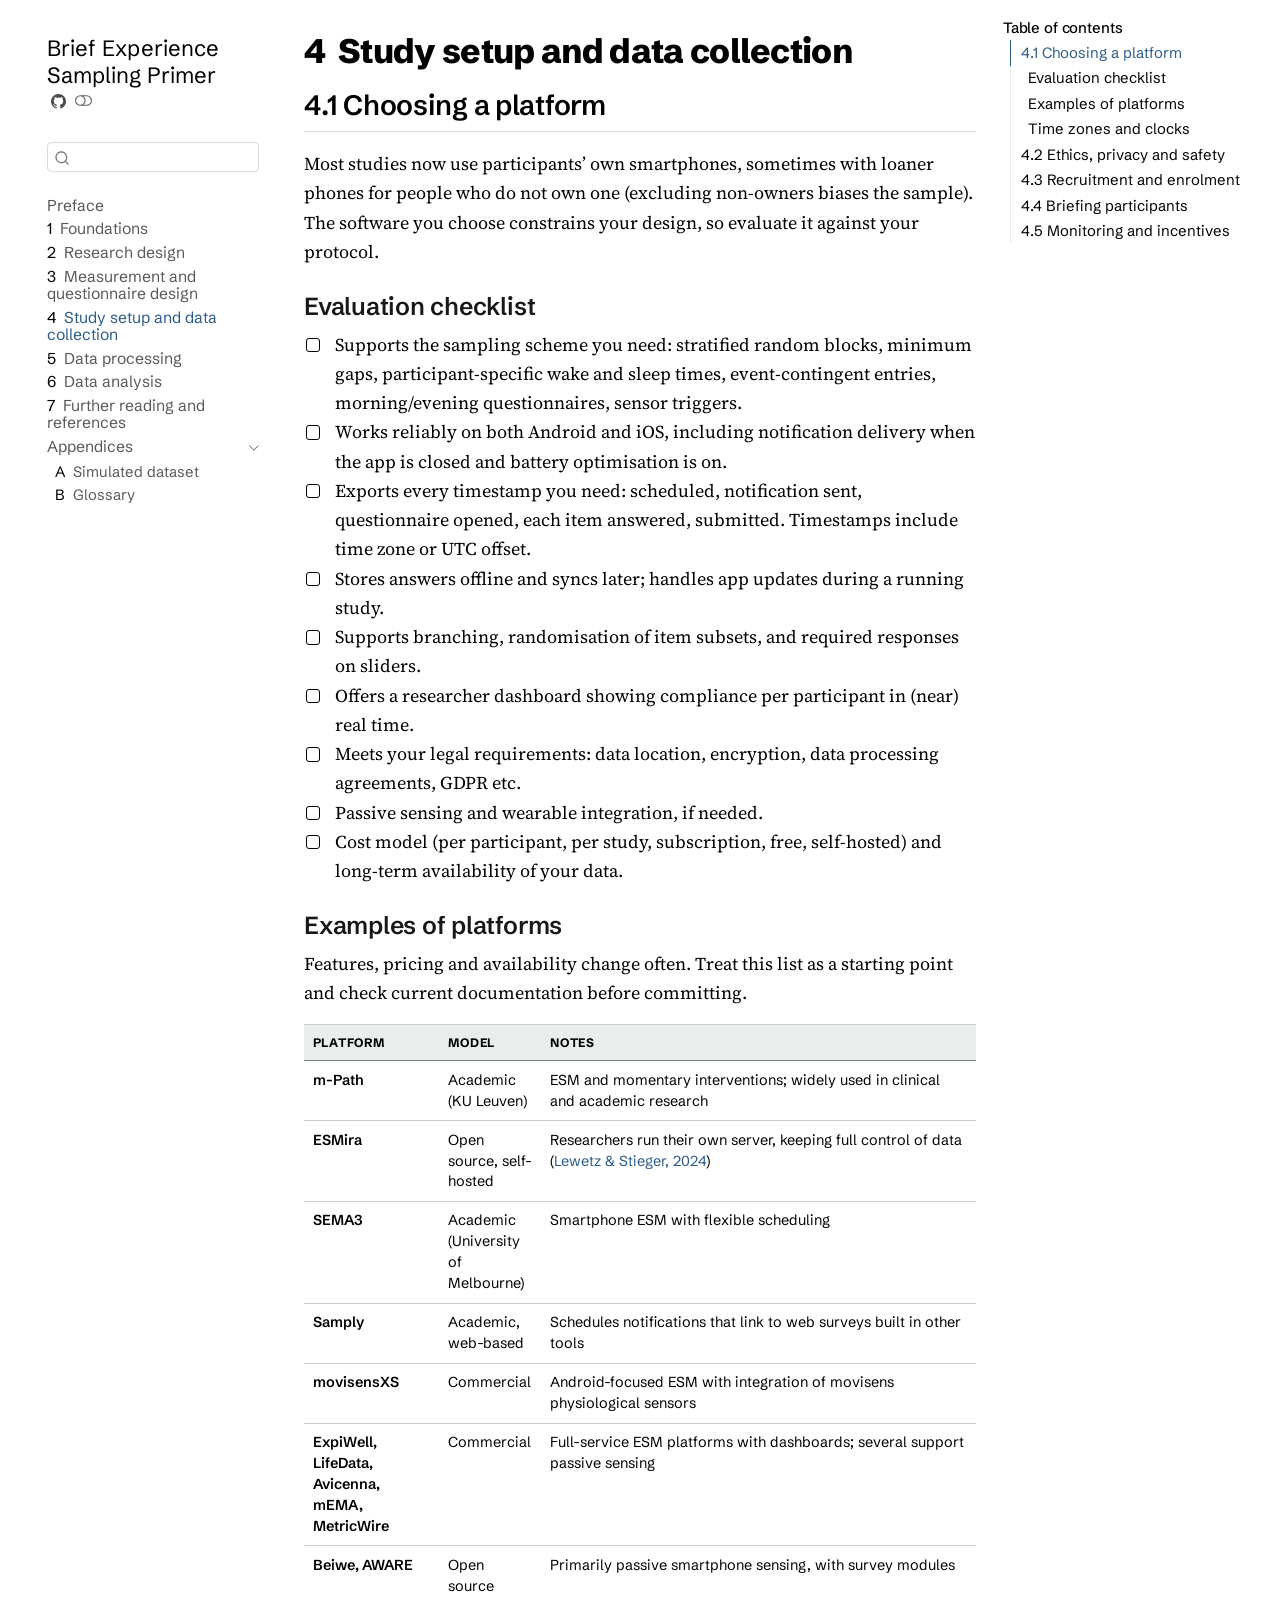
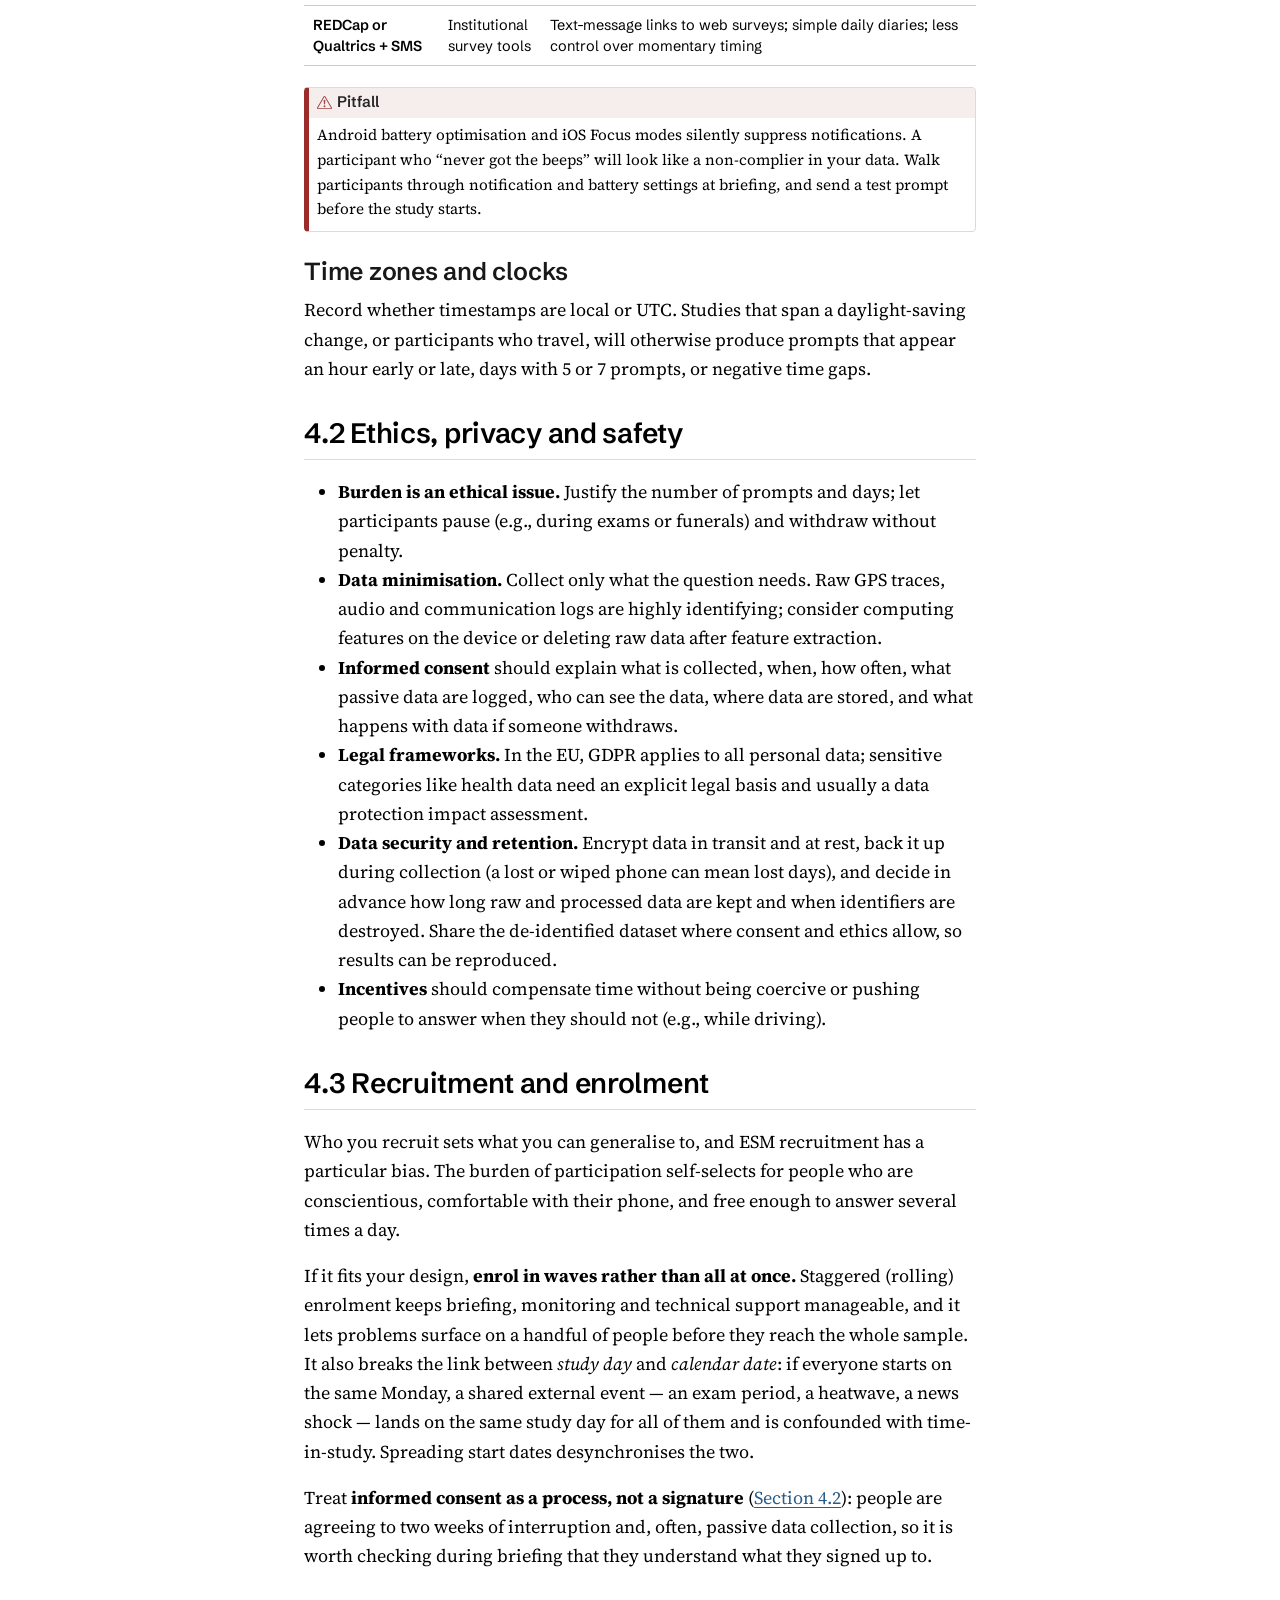
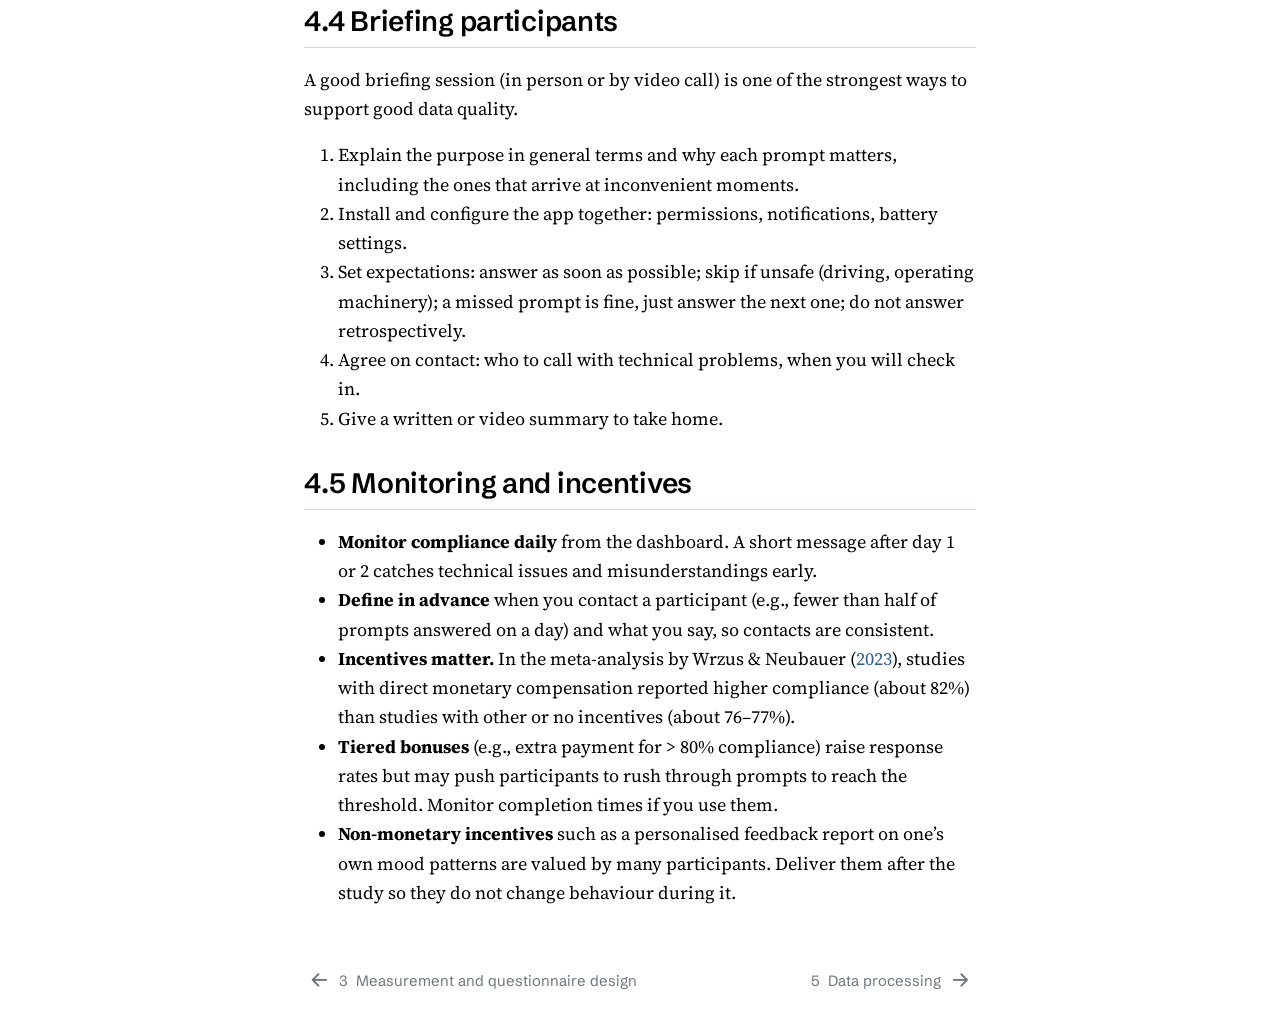
<file: esm-primer/04-collection.html>
<!DOCTYPE html>
<html xmlns="http://www.w3.org/1999/xhtml" lang="en" xml:lang="en"><head>

<meta charset="utf-8">
<meta name="generator" content="quarto-1.9.38">

<meta name="viewport" content="width=device-width, initial-scale=1.0, user-scalable=yes">


<title>4&nbsp; Study setup and data collection – Brief Experience Sampling Primer</title>
<style>
/* Default styles provided by pandoc.
** See https://pandoc.org/MANUAL.html#variables-for-html for config info.
*/
code{white-space: pre-wrap;}
span.smallcaps{font-variant: small-caps;}
div.columns{display: flex; gap: min(4vw, 1.5em);}
div.column{flex: auto; overflow-x: auto;}
div.hanging-indent{margin-left: 1.5em; text-indent: -1.5em;}
ul.task-list{list-style: none;}
ul.task-list li input[type="checkbox"] {
  width: 0.8em;
  margin: 0 0.8em 0.2em -1em; /* quarto-specific, see https://github.com/quarto-dev/quarto-cli/issues/4556 */ 
  vertical-align: middle;
}
/* CSS for citations */
div.csl-bib-body { }
div.csl-entry {
  clear: both;
  margin-bottom: 0em;
}
.hanging-indent div.csl-entry {
  margin-left:2em;
  text-indent:-2em;
}
div.csl-left-margin {
  min-width:2em;
  float:left;
}
div.csl-right-inline {
  margin-left:2em;
  padding-left:1em;
}
div.csl-indent {
  margin-left: 2em;
}</style>


<script src="site_libs/quarto-nav/quarto-nav.js"></script>
<script src="site_libs/quarto-nav/headroom.min.js"></script>
<script src="site_libs/clipboard/clipboard.min.js"></script>
<script src="site_libs/quarto-search/autocomplete.umd.js"></script>
<script src="site_libs/quarto-search/fuse.min.js"></script>
<script src="site_libs/quarto-search/quarto-search.js"></script>
<meta name="quarto:offset" content="./">
<link href="./05-processing.html" rel="next">
<link href="./03-measurement.html" rel="prev">
<script src="site_libs/quarto-html/quarto.js" type="module"></script>
<script src="site_libs/quarto-html/tabsets/tabsets.js" type="module"></script>
<script src="site_libs/quarto-html/popper.min.js"></script>
<script src="site_libs/quarto-html/tippy.umd.min.js"></script>
<script src="site_libs/quarto-html/anchor.min.js"></script>
<link href="site_libs/quarto-html/tippy.css" rel="stylesheet">
<link href="site_libs/quarto-html/quarto-syntax-highlighting-b4a6977b0acd68cc64f20a42b22ed96d.css" rel="stylesheet" class="quarto-color-scheme" id="quarto-text-highlighting-styles">
<link href="site_libs/quarto-html/quarto-syntax-highlighting-dark-b4a6977b0acd68cc64f20a42b22ed96d.css" rel="stylesheet" class="quarto-color-scheme quarto-color-alternate" id="quarto-text-highlighting-styles">
<link href="site_libs/quarto-html/quarto-syntax-highlighting-b4a6977b0acd68cc64f20a42b22ed96d.css" rel="stylesheet" class="quarto-color-scheme-extra" id="quarto-text-highlighting-styles">
<script src="site_libs/bootstrap/bootstrap.min.js"></script>
<link href="site_libs/bootstrap/bootstrap-icons.css" rel="stylesheet">
<link href="site_libs/bootstrap/bootstrap-a930c1ea56d3c89e28a32ab090513413.min.css" rel="stylesheet" append-hash="true" class="quarto-color-scheme" id="quarto-bootstrap" data-mode="light">
<link href="site_libs/bootstrap/bootstrap-dark-594e0f838834c2ada8935efbe523737a.min.css" rel="stylesheet" append-hash="true" class="quarto-color-scheme quarto-color-alternate" id="quarto-bootstrap" data-mode="dark">
<link href="site_libs/bootstrap/bootstrap-a930c1ea56d3c89e28a32ab090513413.min.css" rel="stylesheet" append-hash="true" class="quarto-color-scheme-extra" id="quarto-bootstrap" data-mode="light">
<script id="quarto-search-options" type="application/json">{
  "location": "sidebar",
  "copy-button": false,
  "collapse-after": 3,
  "panel-placement": "start",
  "type": "textbox",
  "limit": 50,
  "keyboard-shortcut": [
    "f",
    "/",
    "s"
  ],
  "show-item-context": false,
  "language": {
    "search-no-results-text": "No results",
    "search-matching-documents-text": "matching documents",
    "search-copy-link-title": "Copy link to search",
    "search-hide-matches-text": "Hide additional matches",
    "search-more-match-text": "more match in this document",
    "search-more-matches-text": "more matches in this document",
    "search-clear-button-title": "Clear",
    "search-text-placeholder": "",
    "search-detached-cancel-button-title": "Cancel",
    "search-submit-button-title": "Submit",
    "search-label": "Search"
  }
}</script>


</head>

<body class="nav-sidebar floating quarto-light"><script id="quarto-html-before-body" type="application/javascript">
    const toggleBodyColorMode = (bsSheetEl) => {
      const mode = bsSheetEl.getAttribute("data-mode");
      const bodyEl = window.document.querySelector("body");
      if (mode === "dark") {
        bodyEl.classList.add("quarto-dark");
        bodyEl.classList.remove("quarto-light");
      } else {
        bodyEl.classList.add("quarto-light");
        bodyEl.classList.remove("quarto-dark");
      }
    }
    const toggleBodyColorPrimary = () => {
      const bsSheetEl = window.document.querySelector("link#quarto-bootstrap:not([rel=disabled-stylesheet])");
      if (bsSheetEl) {
        toggleBodyColorMode(bsSheetEl);
      }
    }
    const setColorSchemeToggle = (alternate) => {
      const toggles = window.document.querySelectorAll('.quarto-color-scheme-toggle');
      for (let i=0; i < toggles.length; i++) {
        const toggle = toggles[i];
        if (toggle) {
          if (alternate) {
            toggle.classList.add("alternate");
          } else {
            toggle.classList.remove("alternate");
          }
        }
      }
    };
    const toggleColorMode = (alternate) => {
      // Switch the stylesheets
      const primaryStylesheets = window.document.querySelectorAll('link.quarto-color-scheme:not(.quarto-color-alternate)');
      const alternateStylesheets = window.document.querySelectorAll('link.quarto-color-scheme.quarto-color-alternate');
      manageTransitions('#quarto-margin-sidebar .nav-link', false);
      if (alternate) {
        // note: dark is layered on light, we don't disable primary!
        enableStylesheet(alternateStylesheets);
        for (const sheetNode of alternateStylesheets) {
          if (sheetNode.id === "quarto-bootstrap") {
            toggleBodyColorMode(sheetNode);
          }
        }
      } else {
        disableStylesheet(alternateStylesheets);
        enableStylesheet(primaryStylesheets)
        toggleBodyColorPrimary();
      }
      manageTransitions('#quarto-margin-sidebar .nav-link', true);
      // Switch the toggles
      setColorSchemeToggle(alternate)
      // Hack to workaround the fact that safari doesn't
      // properly recolor the scrollbar when toggling (#1455)
      if (navigator.userAgent.indexOf('Safari') > 0 && navigator.userAgent.indexOf('Chrome') == -1) {
        manageTransitions("body", false);
        window.scrollTo(0, 1);
        setTimeout(() => {
          window.scrollTo(0, 0);
          manageTransitions("body", true);
        }, 40);
      }
    }
    const disableStylesheet = (stylesheets) => {
      for (let i=0; i < stylesheets.length; i++) {
        const stylesheet = stylesheets[i];
        stylesheet.rel = 'disabled-stylesheet';
      }
    }
    const enableStylesheet = (stylesheets) => {
      for (let i=0; i < stylesheets.length; i++) {
        const stylesheet = stylesheets[i];
        if(stylesheet.rel !== 'stylesheet') { // for Chrome, which will still FOUC without this check
          stylesheet.rel = 'stylesheet';
        }
      }
    }
    const manageTransitions = (selector, allowTransitions) => {
      const els = window.document.querySelectorAll(selector);
      for (let i=0; i < els.length; i++) {
        const el = els[i];
        if (allowTransitions) {
          el.classList.remove('notransition');
        } else {
          el.classList.add('notransition');
        }
      }
    }
    const isFileUrl = () => {
      return window.location.protocol === 'file:';
    }
    const hasAlternateSentinel = () => {
      let styleSentinel = getColorSchemeSentinel();
      if (styleSentinel !== null) {
        return styleSentinel === "alternate";
      } else {
        return false;
      }
    }
    const setStyleSentinel = (alternate) => {
      const value = alternate ? "alternate" : "default";
      if (!isFileUrl()) {
        window.localStorage.setItem("quarto-color-scheme", value);
      } else {
        localAlternateSentinel = value;
      }
    }
    const getColorSchemeSentinel = () => {
      if (!isFileUrl()) {
        const storageValue = window.localStorage.getItem("quarto-color-scheme");
        return storageValue != null ? storageValue : localAlternateSentinel;
      } else {
        return localAlternateSentinel;
      }
    }
    const toggleGiscusIfUsed = (isAlternate, darkModeDefault) => {
      const baseTheme = document.querySelector('#giscus-base-theme')?.value ?? 'light';
      const alternateTheme = document.querySelector('#giscus-alt-theme')?.value ?? 'dark';
      let newTheme = '';
      if(authorPrefersDark) {
        newTheme = isAlternate ? baseTheme : alternateTheme;
      } else {
        newTheme = isAlternate ? alternateTheme : baseTheme;
      }
      const changeGiscusTheme = () => {
        // From: https://github.com/giscus/giscus/issues/336
        const sendMessage = (message) => {
          const iframe = document.querySelector('iframe.giscus-frame');
          if (!iframe) return;
          iframe.contentWindow.postMessage({ giscus: message }, 'https://giscus.app');
        }
        sendMessage({
          setConfig: {
            theme: newTheme
          }
        });
      }
      const isGiscussLoaded = window.document.querySelector('iframe.giscus-frame') !== null;
      if (isGiscussLoaded) {
        changeGiscusTheme();
      }
    };
    const authorPrefersDark = false;
    const queryPrefersDark = window.matchMedia('(prefers-color-scheme: dark)');
    const darkModeDefault = queryPrefersDark.matches;
      document.querySelector('link#quarto-text-highlighting-styles.quarto-color-scheme-extra').rel = 'disabled-stylesheet';
      document.querySelector('link#quarto-bootstrap.quarto-color-scheme-extra').rel = 'disabled-stylesheet';
    let localAlternateSentinel = darkModeDefault ? 'alternate' : 'default';
    // Dark / light mode switch
    window.quartoToggleColorScheme = () => {
      // Read the current dark / light value
      let toAlternate = !hasAlternateSentinel();
      toggleColorMode(toAlternate);
      setStyleSentinel(toAlternate);
      toggleGiscusIfUsed(toAlternate, darkModeDefault);
      window.dispatchEvent(new Event('resize'));
    };
    queryPrefersDark.addEventListener("change", e => {
      if(window.localStorage.getItem("quarto-color-scheme") !== null)
        return;
      const alternate = e.matches
      toggleColorMode(alternate);
      localAlternateSentinel = e.matches ? 'alternate' : 'default'; // this is used alongside local storage!
      toggleGiscusIfUsed(alternate, darkModeDefault);
    });
    // Switch to dark mode if need be
    if (hasAlternateSentinel()) {
      toggleColorMode(true);
    } else {
      toggleColorMode(false);
    }
  </script>

<div id="quarto-search-results"></div>
  <header id="quarto-header" class="headroom fixed-top">
  <nav class="quarto-secondary-nav">
    <div class="container-fluid d-flex">
      <button type="button" class="quarto-btn-toggle btn" data-bs-toggle="collapse" role="button" data-bs-target=".quarto-sidebar-collapse-item" aria-controls="quarto-sidebar" aria-expanded="false" aria-label="Toggle sidebar navigation" onclick="if (window.quartoToggleHeadroom) { window.quartoToggleHeadroom(); }">
        <i class="bi bi-layout-text-sidebar-reverse"></i>
      </button>
        <nav class="quarto-page-breadcrumbs" aria-label="breadcrumb"><ol class="breadcrumb"><li class="breadcrumb-item"><a href="./04-collection.html"><span class="chapter-number">4</span>&nbsp; <span class="chapter-title">Study setup and data collection</span></a></li></ol></nav>
        <a class="flex-grow-1" role="navigation" data-bs-toggle="collapse" data-bs-target=".quarto-sidebar-collapse-item" aria-controls="quarto-sidebar" aria-expanded="false" aria-label="Toggle sidebar navigation" onclick="if (window.quartoToggleHeadroom) { window.quartoToggleHeadroom(); }">      
        </a>
      <button type="button" class="btn quarto-search-button" aria-label="Search" onclick="window.quartoOpenSearch();">
        <i class="bi bi-search"></i>
      </button>
    </div>
  </nav>
</header>
<!-- content -->
<div id="quarto-content" class="quarto-container page-columns page-rows-contents page-layout-article">
<!-- sidebar -->
  <nav id="quarto-sidebar" class="sidebar collapse collapse-horizontal quarto-sidebar-collapse-item sidebar-navigation floating overflow-auto">
    <div class="pt-lg-2 mt-2 text-left sidebar-header">
    <div class="sidebar-title mb-0 py-0">
      <a href="./">Brief Experience Sampling Primer</a> 
        <div class="sidebar-tools-main">
    <a href="https://github.com/dougaparry/esm-primer" title="Source Code" class="quarto-navigation-tool px-1" aria-label="Source Code"><i class="bi bi-github"></i></a>
  <a href="" class="quarto-color-scheme-toggle quarto-navigation-tool  px-1" onclick="window.quartoToggleColorScheme(); return false;" title="Toggle dark mode"><i class="bi"></i></a>
</div>
    </div>
      </div>
        <div class="mt-2 flex-shrink-0 align-items-center">
        <div class="sidebar-search">
        <div id="quarto-search" class="" title="Search"></div>
        </div>
        </div>
    <div class="sidebar-menu-container"> 
    <ul class="list-unstyled mt-1">
        <li class="sidebar-item">
  <div class="sidebar-item-container"> 
  <a href="./index.html" class="sidebar-item-text sidebar-link">
 <span class="menu-text">Preface</span></a>
  </div>
</li>
        <li class="sidebar-item">
  <div class="sidebar-item-container"> 
  <a href="./01-foundations.html" class="sidebar-item-text sidebar-link">
 <span class="menu-text"><span class="chapter-number">1</span>&nbsp; <span class="chapter-title">Foundations</span></span></a>
  </div>
</li>
        <li class="sidebar-item">
  <div class="sidebar-item-container"> 
  <a href="./02-design.html" class="sidebar-item-text sidebar-link">
 <span class="menu-text"><span class="chapter-number">2</span>&nbsp; <span class="chapter-title">Research design</span></span></a>
  </div>
</li>
        <li class="sidebar-item">
  <div class="sidebar-item-container"> 
  <a href="./03-measurement.html" class="sidebar-item-text sidebar-link">
 <span class="menu-text"><span class="chapter-number">3</span>&nbsp; <span class="chapter-title">Measurement and questionnaire design</span></span></a>
  </div>
</li>
        <li class="sidebar-item">
  <div class="sidebar-item-container"> 
  <a href="./04-collection.html" class="sidebar-item-text sidebar-link active">
 <span class="menu-text"><span class="chapter-number">4</span>&nbsp; <span class="chapter-title">Study setup and data collection</span></span></a>
  </div>
</li>
        <li class="sidebar-item">
  <div class="sidebar-item-container"> 
  <a href="./05-processing.html" class="sidebar-item-text sidebar-link">
 <span class="menu-text"><span class="chapter-number">5</span>&nbsp; <span class="chapter-title">Data processing</span></span></a>
  </div>
</li>
        <li class="sidebar-item">
  <div class="sidebar-item-container"> 
  <a href="./06-analysis.html" class="sidebar-item-text sidebar-link">
 <span class="menu-text"><span class="chapter-number">6</span>&nbsp; <span class="chapter-title">Data analysis</span></span></a>
  </div>
</li>
        <li class="sidebar-item">
  <div class="sidebar-item-container"> 
  <a href="./08-further-reading.html" class="sidebar-item-text sidebar-link">
 <span class="menu-text"><span class="chapter-number">7</span>&nbsp; <span class="chapter-title">Further reading and references</span></span></a>
  </div>
</li>
        <li class="sidebar-item sidebar-item-section">
      <div class="sidebar-item-container"> 
            <a class="sidebar-item-text sidebar-link text-start" data-bs-toggle="collapse" data-bs-target="#quarto-sidebar-section-1" role="navigation" aria-expanded="true">
 <span class="menu-text">Appendices</span></a>
          <a class="sidebar-item-toggle text-start" data-bs-toggle="collapse" data-bs-target="#quarto-sidebar-section-1" role="navigation" aria-expanded="true" aria-label="Toggle section">
            <i class="bi bi-chevron-right ms-2"></i>
          </a> 
      </div>
      <ul id="quarto-sidebar-section-1" class="collapse list-unstyled sidebar-section depth1 show">  
          <li class="sidebar-item">
  <div class="sidebar-item-container"> 
  <a href="./A-simulated-data.html" class="sidebar-item-text sidebar-link">
 <span class="menu-text"><span class="chapter-number">A</span>&nbsp; <span class="chapter-title">Simulated dataset</span></span></a>
  </div>
</li>
          <li class="sidebar-item">
  <div class="sidebar-item-container"> 
  <a href="./B-glossary.html" class="sidebar-item-text sidebar-link">
 <span class="menu-text"><span class="chapter-number">B</span>&nbsp; <span class="chapter-title">Glossary</span></span></a>
  </div>
</li>
      </ul>
  </li>
    </ul>
    </div>
</nav>
<div id="quarto-sidebar-glass" class="quarto-sidebar-collapse-item" data-bs-toggle="collapse" data-bs-target=".quarto-sidebar-collapse-item"></div>
<!-- margin-sidebar -->
    <div id="quarto-margin-sidebar" class="sidebar margin-sidebar">
        <nav id="TOC" role="doc-toc" class="toc-active">
    <h2 id="toc-title">Table of contents</h2>
   
  <ul>
  <li><a href="#sec-platforms" id="toc-sec-platforms" class="nav-link active" data-scroll-target="#sec-platforms"><span class="header-section-number">4.1</span> Choosing a platform</a>
  <ul class="collapse">
  <li><a href="#evaluation-checklist" id="toc-evaluation-checklist" class="nav-link" data-scroll-target="#evaluation-checklist">Evaluation checklist</a></li>
  <li><a href="#examples-of-platforms" id="toc-examples-of-platforms" class="nav-link" data-scroll-target="#examples-of-platforms">Examples of platforms</a></li>
  <li><a href="#time-zones-and-clocks" id="toc-time-zones-and-clocks" class="nav-link" data-scroll-target="#time-zones-and-clocks">Time zones and clocks</a></li>
  </ul></li>
  <li><a href="#sec-ethics" id="toc-sec-ethics" class="nav-link" data-scroll-target="#sec-ethics"><span class="header-section-number">4.2</span> Ethics, privacy and safety</a></li>
  <li><a href="#sec-recruitment" id="toc-sec-recruitment" class="nav-link" data-scroll-target="#sec-recruitment"><span class="header-section-number">4.3</span> Recruitment and enrolment</a></li>
  <li><a href="#sec-briefing" id="toc-sec-briefing" class="nav-link" data-scroll-target="#sec-briefing"><span class="header-section-number">4.4</span> Briefing participants</a></li>
  <li><a href="#sec-monitoring" id="toc-sec-monitoring" class="nav-link" data-scroll-target="#sec-monitoring"><span class="header-section-number">4.5</span> Monitoring and incentives</a></li>
  </ul>
</nav>
    </div>
<!-- main -->
<main class="content" id="quarto-document-content">


<header id="title-block-header" class="quarto-title-block default">
<div class="quarto-title">
<h1 class="title"><span id="sec-collection" class="quarto-section-identifier"><span class="chapter-number">4</span>&nbsp; <span class="chapter-title">Study setup and data collection</span></span></h1>
</div>



<div class="quarto-title-meta">

    
  
    
  </div>
  


</header>


<section id="sec-platforms" class="level2" data-number="4.1">
<h2 data-number="4.1" class="anchored" data-anchor-id="sec-platforms"><span class="header-section-number">4.1</span> Choosing a platform</h2>
<p>Most studies now use participants’ own smartphones, sometimes with loaner phones for people who do not own one (excluding non-owners biases the sample). The software you choose constrains your design, so evaluate it against your protocol.</p>
<section id="evaluation-checklist" class="level3">
<h3 class="anchored" data-anchor-id="evaluation-checklist">Evaluation checklist</h3>
<div class="checklist">
<ul>
<li>Supports the sampling scheme you need: stratified random blocks, minimum gaps, participant-specific wake and sleep times, event-contingent entries, morning/evening questionnaires, sensor triggers.</li>
<li>Works reliably on both Android and iOS, including notification delivery when the app is closed and battery optimisation is on.</li>
<li>Exports every timestamp you need: scheduled, notification sent, questionnaire opened, each item answered, submitted. Timestamps include time zone or UTC offset.</li>
<li>Stores answers offline and syncs later; handles app updates during a running study.</li>
<li>Supports branching, randomisation of item subsets, and required responses on sliders.</li>
<li>Offers a researcher dashboard showing compliance per participant in (near) real time.</li>
<li>Meets your legal requirements: data location, encryption, data processing agreements, GDPR etc.</li>
<li>Passive sensing and wearable integration, if needed.</li>
<li>Cost model (per participant, per study, subscription, free, self-hosted) and long-term availability of your data.</li>
</ul>
</div>
</section>
<section id="examples-of-platforms" class="level3">
<h3 class="anchored" data-anchor-id="examples-of-platforms">Examples of platforms</h3>
<p>Features, pricing and availability change often. Treat this list as a starting point and check current documentation before committing.</p>
<table class="caption-top table">
<colgroup>
<col style="width: 20%">
<col style="width: 15%">
<col style="width: 64%">
</colgroup>
<thead>
<tr class="header">
<th>Platform</th>
<th>Model</th>
<th>Notes</th>
</tr>
</thead>
<tbody>
<tr class="odd">
<td>m-Path</td>
<td>Academic (KU Leuven)</td>
<td>ESM and momentary interventions; widely used in clinical and academic research</td>
</tr>
<tr class="even">
<td>ESMira</td>
<td>Open source, self-hosted</td>
<td>Researchers run their own server, keeping full control of data <span class="citation" data-cites="lewetz2024">(<a href="08-further-reading.html#ref-lewetz2024" role="doc-biblioref">Lewetz &amp; Stieger, 2024</a>)</span></td>
</tr>
<tr class="odd">
<td>SEMA3</td>
<td>Academic (University of Melbourne)</td>
<td>Smartphone ESM with flexible scheduling</td>
</tr>
<tr class="even">
<td>Samply</td>
<td>Academic, web-based</td>
<td>Schedules notifications that link to web surveys built in other tools</td>
</tr>
<tr class="odd">
<td>movisensXS</td>
<td>Commercial</td>
<td>Android-focused ESM with integration of movisens physiological sensors</td>
</tr>
<tr class="even">
<td>ExpiWell, LifeData, Avicenna, mEMA, MetricWire</td>
<td>Commercial</td>
<td>Full-service ESM platforms with dashboards; several support passive sensing</td>
</tr>
<tr class="odd">
<td>Beiwe, AWARE</td>
<td>Open source</td>
<td>Primarily passive smartphone sensing, with survey modules</td>
</tr>
<tr class="even">
<td>REDCap or Qualtrics + SMS</td>
<td>Institutional survey tools</td>
<td>Text-message links to web surveys; simple daily diaries; less control over momentary timing</td>
</tr>
</tbody>
</table>
<div class="callout callout-style-default callout-warning callout-titled" title="Pitfall">
<div class="callout-header d-flex align-content-center">
<div class="callout-icon-container">
<i class="callout-icon"></i>
</div>
<div class="callout-title-container flex-fill">
<span class="screen-reader-only">Warning</span>Pitfall
</div>
</div>
<div class="callout-body-container callout-body">
<p>Android battery optimisation and iOS Focus modes silently suppress notifications. A participant who “never got the beeps” will look like a non-complier in your data. Walk participants through notification and battery settings at briefing, and send a test prompt before the study starts.</p>
</div>
</div>
</section>
<section id="time-zones-and-clocks" class="level3">
<h3 class="anchored" data-anchor-id="time-zones-and-clocks">Time zones and clocks</h3>
<p>Record whether timestamps are local or UTC. Studies that span a daylight-saving change, or participants who travel, will otherwise produce prompts that appear an hour early or late, days with 5 or 7 prompts, or negative time gaps.</p>
</section>
</section>
<section id="sec-ethics" class="level2" data-number="4.2">
<h2 data-number="4.2" class="anchored" data-anchor-id="sec-ethics"><span class="header-section-number">4.2</span> Ethics, privacy and safety</h2>
<ul>
<li><strong>Burden is an ethical issue.</strong> Justify the number of prompts and days; let participants pause (e.g., during exams or funerals) and withdraw without penalty.</li>
<li><strong>Data minimisation.</strong> Collect only what the question needs. Raw GPS traces, audio and communication logs are highly identifying; consider computing features on the device or deleting raw data after feature extraction.</li>
<li><strong>Informed consent</strong> should explain what is collected, when, how often, what passive data are logged, who can see the data, where data are stored, and what happens with data if someone withdraws.</li>
<li><strong>Legal frameworks.</strong> In the EU, GDPR applies to all personal data; sensitive categories like health data need an explicit legal basis and usually a data protection impact assessment.</li>
<li><strong>Data security and retention.</strong> Encrypt data in transit and at rest, back it up during collection (a lost or wiped phone can mean lost days), and decide in advance how long raw and processed data are kept and when identifiers are destroyed. Share the de-identified dataset where consent and ethics allow, so results can be reproduced.</li>
<li><strong>Incentives</strong> should compensate time without being coercive or pushing people to answer when they should not (e.g., while driving).</li>
</ul>
</section>
<section id="sec-recruitment" class="level2" data-number="4.3">
<h2 data-number="4.3" class="anchored" data-anchor-id="sec-recruitment"><span class="header-section-number">4.3</span> Recruitment and enrolment</h2>
<p>Who you recruit sets what you can generalise to, and ESM recruitment has a particular bias. The burden of participation self-selects for people who are conscientious, comfortable with their phone, and free enough to answer several times a day.</p>
<p>If it fits your design, <strong>enrol in waves rather than all at once.</strong> Staggered (rolling) enrolment keeps briefing, monitoring and technical support manageable, and it lets problems surface on a handful of people before they reach the whole sample. It also breaks the link between <em>study day</em> and <em>calendar date</em>: if everyone starts on the same Monday, a shared external event — an exam period, a heatwave, a news shock — lands on the same study day for all of them and is confounded with time-in-study. Spreading start dates desynchronises the two.</p>
<p>Treat <strong>informed consent as a process, not a signature</strong> (<a href="#sec-ethics" class="quarto-xref"><span>Section 4.2</span></a>): people are agreeing to two weeks of interruption and, often, passive data collection, so it is worth checking during briefing that they understand what they signed up to.</p>
</section>
<section id="sec-briefing" class="level2" data-number="4.4">
<h2 data-number="4.4" class="anchored" data-anchor-id="sec-briefing"><span class="header-section-number">4.4</span> Briefing participants</h2>
<p>A good briefing session (in person or by video call) is one of the strongest ways to support good data quality.</p>
<ol type="1">
<li>Explain the purpose in general terms and why each prompt matters, including the ones that arrive at inconvenient moments.</li>
<li>Install and configure the app together: permissions, notifications, battery settings.</li>
<li>Set expectations: answer as soon as possible; skip if unsafe (driving, operating machinery); a missed prompt is fine, just answer the next one; do not answer retrospectively.</li>
<li>Agree on contact: who to call with technical problems, when you will check in.</li>
<li>Give a written or video summary to take home.</li>
</ol>
</section>
<section id="sec-monitoring" class="level2" data-number="4.5">
<h2 data-number="4.5" class="anchored" data-anchor-id="sec-monitoring"><span class="header-section-number">4.5</span> Monitoring and incentives</h2>
<ul>
<li><strong>Monitor compliance daily</strong> from the dashboard. A short message after day 1 or 2 catches technical issues and misunderstandings early.</li>
<li><strong>Define in advance</strong> when you contact a participant (e.g., fewer than half of prompts answered on a day) and what you say, so contacts are consistent.</li>
<li><strong>Incentives matter.</strong> In the meta-analysis by <span class="citation" data-cites="wrzus2023">Wrzus &amp; Neubauer (<a href="08-further-reading.html#ref-wrzus2023" role="doc-biblioref">2023</a>)</span>, studies with direct monetary compensation reported higher compliance (about 82%) than studies with other or no incentives (about 76–77%).</li>
<li><strong>Tiered bonuses</strong> (e.g., extra payment for &gt; 80% compliance) raise response rates but may push participants to rush through prompts to reach the threshold. Monitor completion times if you use them.</li>
<li><strong>Non-monetary incentives</strong> such as a personalised feedback report on one’s own mood patterns are valued by many participants. Deliver them after the study so they do not change behaviour during it.</li>
</ul>


<div id="refs" class="references csl-bib-body hanging-indent" data-entry-spacing="0" data-line-spacing="2" role="list" style="display: none">
<div id="ref-lewetz2024" class="csl-entry" role="listitem">
Lewetz, D., &amp; Stieger, S. (2024). <span>ESMira</span>: A decentralized open-source application for collecting experience sampling data. <em>Behavior Research Methods</em>, <em>56</em>(5), 4421–4434. <a href="https://doi.org/10.3758/s13428-023-02194-2">https://doi.org/10.3758/s13428-023-02194-2</a>
</div>
<div id="ref-wrzus2023" class="csl-entry" role="listitem">
Wrzus, C., &amp; Neubauer, A. B. (2023). Ecological momentary assessment: A meta-analysis on designs, samples, and compliance across research fields. <em>Assessment</em>, <em>30</em>(3), 825–846. <a href="https://doi.org/10.1177/10731911211067538">https://doi.org/10.1177/10731911211067538</a>
</div>
</div>
</section>

</main> <!-- /main -->
<script id="quarto-html-after-body" type="application/javascript">
  window.document.addEventListener("DOMContentLoaded", function (event) {
    // Ensure there is a toggle, if there isn't float one in the top right
    if (window.document.querySelector('.quarto-color-scheme-toggle') === null) {
      const a = window.document.createElement('a');
      a.classList.add('top-right');
      a.classList.add('quarto-color-scheme-toggle');
      a.href = "";
      a.onclick = function() { try { window.quartoToggleColorScheme(); } catch {} return false; };
      const i = window.document.createElement("i");
      i.classList.add('bi');
      a.appendChild(i);
      window.document.body.appendChild(a);
    }
    setColorSchemeToggle(hasAlternateSentinel())
    const icon = "";
    const anchorJS = new window.AnchorJS();
    anchorJS.options = {
      placement: 'right',
      icon: icon
    };
    anchorJS.add('.anchored');
    const isCodeAnnotation = (el) => {
      for (const clz of el.classList) {
        if (clz.startsWith('code-annotation-')) {                     
          return true;
        }
      }
      return false;
    }
    const onCopySuccess = function(e) {
      // button target
      const button = e.trigger;
      // don't keep focus
      button.blur();
      // flash "checked"
      button.classList.add('code-copy-button-checked');
      var currentTitle = button.getAttribute("title");
      button.setAttribute("title", "Copied!");
      let tooltip;
      if (window.bootstrap) {
        button.setAttribute("data-bs-toggle", "tooltip");
        button.setAttribute("data-bs-placement", "left");
        button.setAttribute("data-bs-title", "Copied!");
        tooltip = new bootstrap.Tooltip(button, 
          { trigger: "manual", 
            customClass: "code-copy-button-tooltip",
            offset: [0, -8]});
        tooltip.show();    
      }
      setTimeout(function() {
        if (tooltip) {
          tooltip.hide();
          button.removeAttribute("data-bs-title");
          button.removeAttribute("data-bs-toggle");
          button.removeAttribute("data-bs-placement");
        }
        button.setAttribute("title", currentTitle);
        button.classList.remove('code-copy-button-checked');
      }, 1000);
      // clear code selection
      e.clearSelection();
    }
    const getTextToCopy = function(trigger) {
      const outerScaffold = trigger.parentElement.cloneNode(true);
      const codeEl = outerScaffold.querySelector('code');
      for (const childEl of codeEl.children) {
        if (isCodeAnnotation(childEl)) {
          childEl.remove();
        }
      }
      return codeEl.innerText;
    }
    const clipboard = new window.ClipboardJS('.code-copy-button:not([data-in-quarto-modal])', {
      text: getTextToCopy
    });
    clipboard.on('success', onCopySuccess);
    if (window.document.getElementById('quarto-embedded-source-code-modal')) {
      const clipboardModal = new window.ClipboardJS('.code-copy-button[data-in-quarto-modal]', {
        text: getTextToCopy,
        container: window.document.getElementById('quarto-embedded-source-code-modal')
      });
      clipboardModal.on('success', onCopySuccess);
    }
      var localhostRegex = new RegExp(/^(?:http|https):\/\/localhost\:?[0-9]*\//);
      var mailtoRegex = new RegExp(/^mailto:/);
        var filterRegex = new RegExp('/' + window.location.host + '/');
      var isInternal = (href) => {
          return filterRegex.test(href) || localhostRegex.test(href) || mailtoRegex.test(href);
      }
      // Inspect non-navigation links and adorn them if external
     var links = window.document.querySelectorAll('a[href]:not(.nav-link):not(.navbar-brand):not(.toc-action):not(.sidebar-link):not(.sidebar-item-toggle):not(.pagination-link):not(.no-external):not([aria-hidden]):not(.dropdown-item):not(.quarto-navigation-tool):not(.about-link)');
      for (var i=0; i<links.length; i++) {
        const link = links[i];
        if (!isInternal(link.href)) {
          // undo the damage that might have been done by quarto-nav.js in the case of
          // links that we want to consider external
          if (link.dataset.originalHref !== undefined) {
            link.href = link.dataset.originalHref;
          }
            // target, if specified
            link.setAttribute("target", "_blank");
            if (link.getAttribute("rel") === null) {
              link.setAttribute("rel", "noopener");
            }
        }
      }
    function tippyHover(el, contentFn, onTriggerFn, onUntriggerFn) {
      const config = {
        allowHTML: true,
        maxWidth: 500,
        delay: 100,
        arrow: false,
        appendTo: function(el) {
            return el.parentElement;
        },
        interactive: true,
        interactiveBorder: 10,
        theme: 'quarto',
        placement: 'bottom-start',
      };
      if (contentFn) {
        config.content = contentFn;
      }
      if (onTriggerFn) {
        config.onTrigger = onTriggerFn;
      }
      if (onUntriggerFn) {
        config.onUntrigger = onUntriggerFn;
      }
      window.tippy(el, config); 
    }
    const noterefs = window.document.querySelectorAll('a[role="doc-noteref"]');
    for (var i=0; i<noterefs.length; i++) {
      const ref = noterefs[i];
      tippyHover(ref, function() {
        // use id or data attribute instead here
        let href = ref.getAttribute('data-footnote-href') || ref.getAttribute('href');
        try { href = new URL(href).hash; } catch {}
        const id = href.replace(/^#\/?/, "");
        const note = window.document.getElementById(id);
        if (note) {
          return note.innerHTML;
        } else {
          return "";
        }
      });
    }
    const xrefs = window.document.querySelectorAll('a.quarto-xref');
    const processXRef = (id, note) => {
      // Strip column container classes
      const stripColumnClz = (el) => {
        el.classList.remove("page-full", "page-columns");
        if (el.children) {
          for (const child of el.children) {
            stripColumnClz(child);
          }
        }
      }
      stripColumnClz(note)
      if (id === null || id.startsWith('sec-')) {
        // Special case sections, only their first couple elements
        const container = document.createElement("div");
        if (note.children && note.children.length > 2) {
          container.appendChild(note.children[0].cloneNode(true));
          for (let i = 1; i < note.children.length; i++) {
            const child = note.children[i];
            if (child.tagName === "P" && child.innerText === "") {
              continue;
            } else {
              container.appendChild(child.cloneNode(true));
              break;
            }
          }
          if (window.Quarto?.typesetMath) {
            window.Quarto.typesetMath(container);
          }
          return container.innerHTML
        } else {
          if (window.Quarto?.typesetMath) {
            window.Quarto.typesetMath(note);
          }
          return note.innerHTML;
        }
      } else {
        // Remove any anchor links if they are present
        const anchorLink = note.querySelector('a.anchorjs-link');
        if (anchorLink) {
          anchorLink.remove();
        }
        if (window.Quarto?.typesetMath) {
          window.Quarto.typesetMath(note);
        }
        if (note.classList.contains("callout")) {
          return note.outerHTML;
        } else {
          return note.innerHTML;
        }
      }
    }
    for (var i=0; i<xrefs.length; i++) {
      const xref = xrefs[i];
      tippyHover(xref, undefined, function(instance) {
        instance.disable();
        let url = xref.getAttribute('href');
        let hash = undefined; 
        if (url.startsWith('#')) {
          hash = url;
        } else {
          try { hash = new URL(url).hash; } catch {}
        }
        if (hash) {
          const id = hash.replace(/^#\/?/, "");
          const note = window.document.getElementById(id);
          if (note !== null) {
            try {
              const html = processXRef(id, note.cloneNode(true));
              instance.setContent(html);
            } finally {
              instance.enable();
              instance.show();
            }
          } else {
            // See if we can fetch this
            fetch(url.split('#')[0])
            .then(res => res.text())
            .then(html => {
              const parser = new DOMParser();
              const htmlDoc = parser.parseFromString(html, "text/html");
              const note = htmlDoc.getElementById(id);
              if (note !== null) {
                const html = processXRef(id, note);
                instance.setContent(html);
              } 
            }).finally(() => {
              instance.enable();
              instance.show();
            });
          }
        } else {
          // See if we can fetch a full url (with no hash to target)
          // This is a special case and we should probably do some content thinning / targeting
          fetch(url)
          .then(res => res.text())
          .then(html => {
            const parser = new DOMParser();
            const htmlDoc = parser.parseFromString(html, "text/html");
            const note = htmlDoc.querySelector('main.content');
            if (note !== null) {
              // This should only happen for chapter cross references
              // (since there is no id in the URL)
              // remove the first header
              if (note.children.length > 0 && note.children[0].tagName === "HEADER") {
                note.children[0].remove();
              }
              const html = processXRef(null, note);
              instance.setContent(html);
            } 
          }).finally(() => {
            instance.enable();
            instance.show();
          });
        }
      }, function(instance) {
      });
    }
        let selectedAnnoteEl;
        const selectorForAnnotation = ( cell, annotation) => {
          let cellAttr = 'data-code-cell="' + cell + '"';
          let lineAttr = 'data-code-annotation="' +  annotation + '"';
          const selector = 'span[' + cellAttr + '][' + lineAttr + ']';
          return selector;
        }
        const selectCodeLines = (annoteEl) => {
          const doc = window.document;
          const targetCell = annoteEl.getAttribute("data-target-cell");
          const targetAnnotation = annoteEl.getAttribute("data-target-annotation");
          const annoteSpan = window.document.querySelector(selectorForAnnotation(targetCell, targetAnnotation));
          const lines = annoteSpan.getAttribute("data-code-lines").split(",");
          const lineIds = lines.map((line) => {
            return targetCell + "-" + line;
          })
          let top = null;
          let height = null;
          let parent = null;
          if (lineIds.length > 0) {
              //compute the position of the single el (top and bottom and make a div)
              const el = window.document.getElementById(lineIds[0]);
              top = el.offsetTop;
              height = el.offsetHeight;
              parent = el.parentElement.parentElement;
            if (lineIds.length > 1) {
              const lastEl = window.document.getElementById(lineIds[lineIds.length - 1]);
              const bottom = lastEl.offsetTop + lastEl.offsetHeight;
              height = bottom - top;
            }
            if (top !== null && height !== null && parent !== null) {
              // cook up a div (if necessary) and position it 
              let div = window.document.getElementById("code-annotation-line-highlight");
              if (div === null) {
                div = window.document.createElement("div");
                div.setAttribute("id", "code-annotation-line-highlight");
                div.style.position = 'absolute';
                parent.appendChild(div);
              }
              div.style.top = top - 2 + "px";
              div.style.height = height + 4 + "px";
              div.style.left = 0;
              let gutterDiv = window.document.getElementById("code-annotation-line-highlight-gutter");
              if (gutterDiv === null) {
                gutterDiv = window.document.createElement("div");
                gutterDiv.setAttribute("id", "code-annotation-line-highlight-gutter");
                gutterDiv.style.position = 'absolute';
                const codeCell = window.document.getElementById(targetCell);
                const gutter = codeCell.querySelector('.code-annotation-gutter');
                gutter.appendChild(gutterDiv);
              }
              gutterDiv.style.top = top - 2 + "px";
              gutterDiv.style.height = height + 4 + "px";
            }
            selectedAnnoteEl = annoteEl;
          }
        };
        const unselectCodeLines = () => {
          const elementsIds = ["code-annotation-line-highlight", "code-annotation-line-highlight-gutter"];
          elementsIds.forEach((elId) => {
            const div = window.document.getElementById(elId);
            if (div) {
              div.remove();
            }
          });
          selectedAnnoteEl = undefined;
        };
          // Handle positioning of the toggle
      window.addEventListener(
        "resize",
        throttle(() => {
          elRect = undefined;
          if (selectedAnnoteEl) {
            selectCodeLines(selectedAnnoteEl);
          }
        }, 10)
      );
      function throttle(fn, ms) {
      let throttle = false;
      let timer;
        return (...args) => {
          if(!throttle) { // first call gets through
              fn.apply(this, args);
              throttle = true;
          } else { // all the others get throttled
              if(timer) clearTimeout(timer); // cancel #2
              timer = setTimeout(() => {
                fn.apply(this, args);
                timer = throttle = false;
              }, ms);
          }
        };
      }
        // Attach click handler to the DT
        const annoteDls = window.document.querySelectorAll('dt[data-target-cell]');
        for (const annoteDlNode of annoteDls) {
          annoteDlNode.addEventListener('click', (event) => {
            const clickedEl = event.target;
            if (clickedEl !== selectedAnnoteEl) {
              unselectCodeLines();
              const activeEl = window.document.querySelector('dt[data-target-cell].code-annotation-active');
              if (activeEl) {
                activeEl.classList.remove('code-annotation-active');
              }
              selectCodeLines(clickedEl);
              clickedEl.classList.add('code-annotation-active');
            } else {
              // Unselect the line
              unselectCodeLines();
              clickedEl.classList.remove('code-annotation-active');
            }
          });
        }
    const findCites = (el) => {
      const parentEl = el.parentElement;
      if (parentEl) {
        const cites = parentEl.dataset.cites;
        if (cites) {
          return {
            el,
            cites: cites.split(' ')
          };
        } else {
          return findCites(el.parentElement)
        }
      } else {
        return undefined;
      }
    };
    var bibliorefs = window.document.querySelectorAll('a[role="doc-biblioref"]');
    for (var i=0; i<bibliorefs.length; i++) {
      const ref = bibliorefs[i];
      const citeInfo = findCites(ref);
      if (citeInfo) {
        tippyHover(citeInfo.el, function() {
          var popup = window.document.createElement('div');
          citeInfo.cites.forEach(function(cite) {
            var citeDiv = window.document.createElement('div');
            citeDiv.classList.add('hanging-indent');
            citeDiv.classList.add('csl-entry');
            var biblioDiv = window.document.getElementById('ref-' + cite);
            if (biblioDiv) {
              citeDiv.innerHTML = biblioDiv.innerHTML;
            }
            popup.appendChild(citeDiv);
          });
          return popup.innerHTML;
        });
      }
    }
  });
  </script>
<nav class="page-navigation">
  <div class="nav-page nav-page-previous">
      <a href="./03-measurement.html" class="pagination-link" aria-label="Measurement and questionnaire design">
        <i class="bi bi-arrow-left-short"></i> <span class="nav-page-text"><span class="chapter-number">3</span>&nbsp; <span class="chapter-title">Measurement and questionnaire design</span></span>
      </a>          
  </div>
  <div class="nav-page nav-page-next">
      <a href="./05-processing.html" class="pagination-link" aria-label="Data processing">
        <span class="nav-page-text"><span class="chapter-number">5</span>&nbsp; <span class="chapter-title">Data processing</span></span> <i class="bi bi-arrow-right-short"></i>
      </a>
  </div>
</nav>
</div> <!-- /content -->




</body></html>
</file>
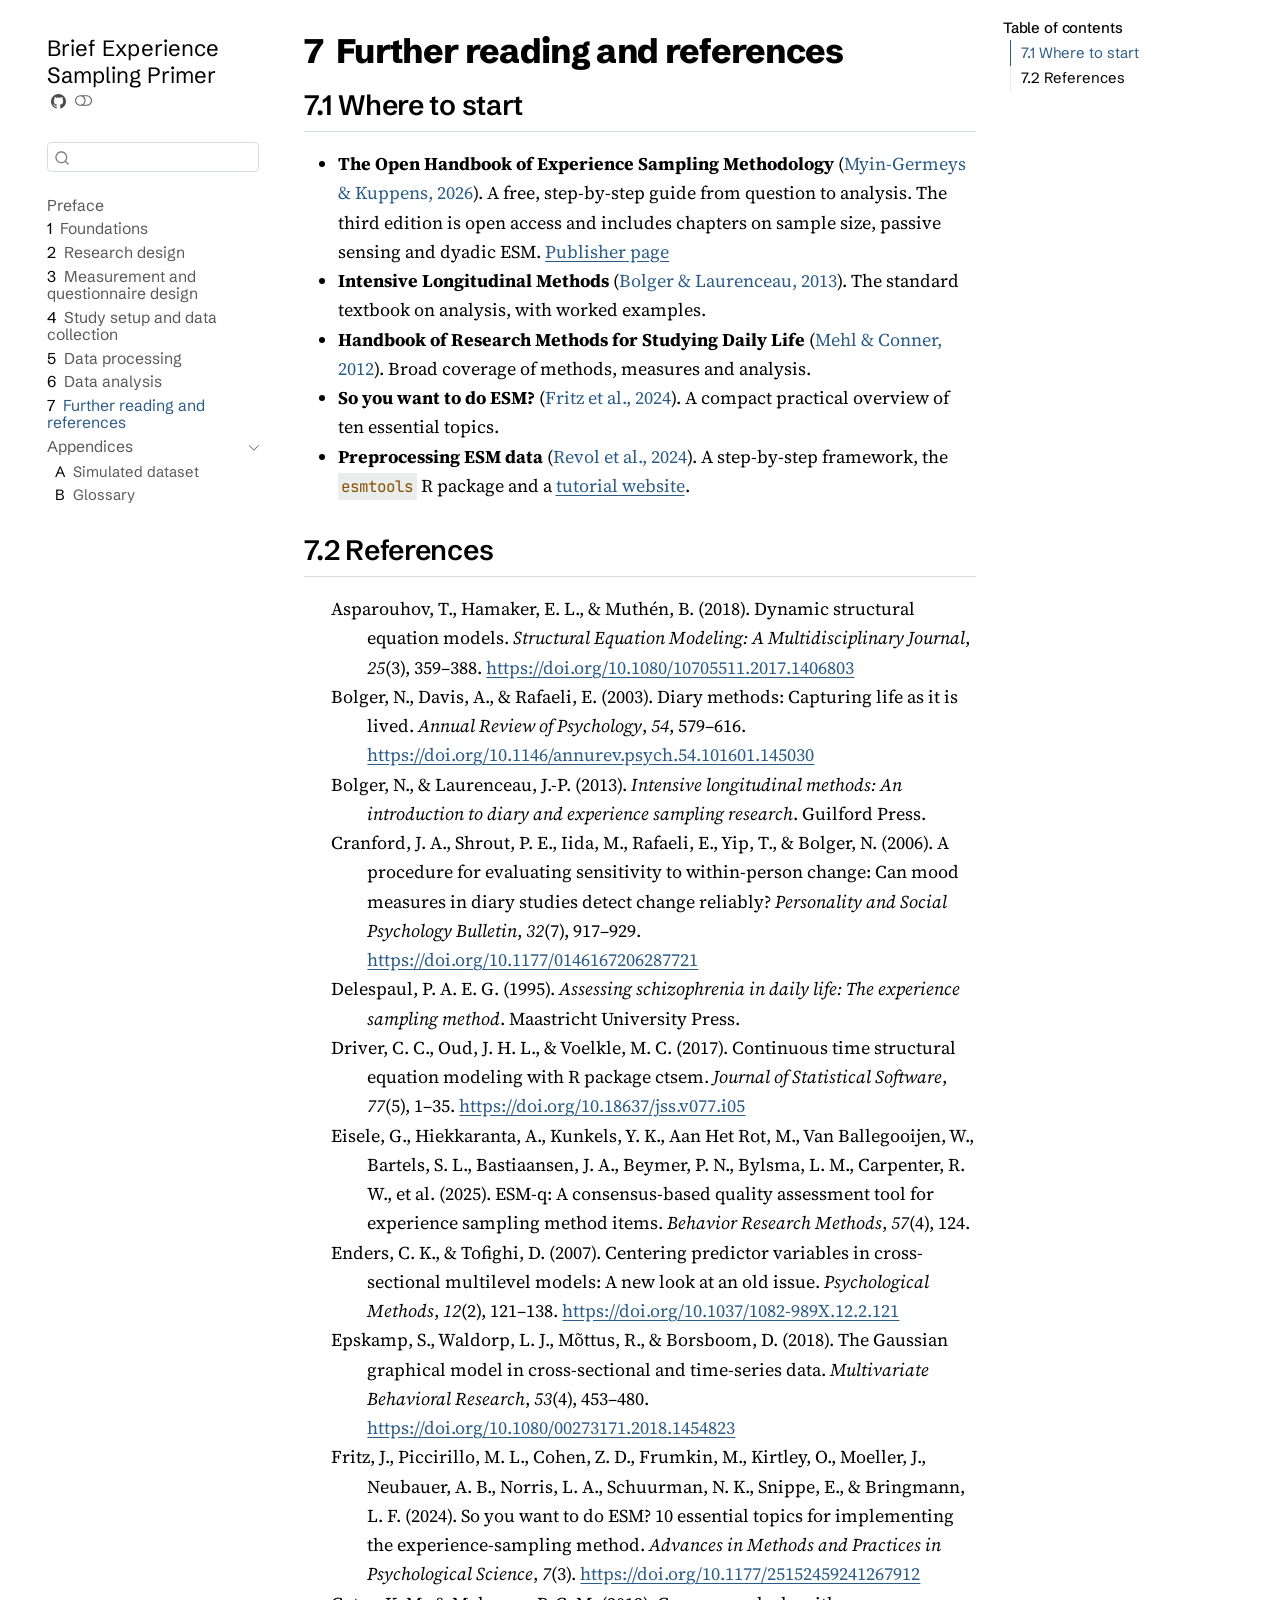
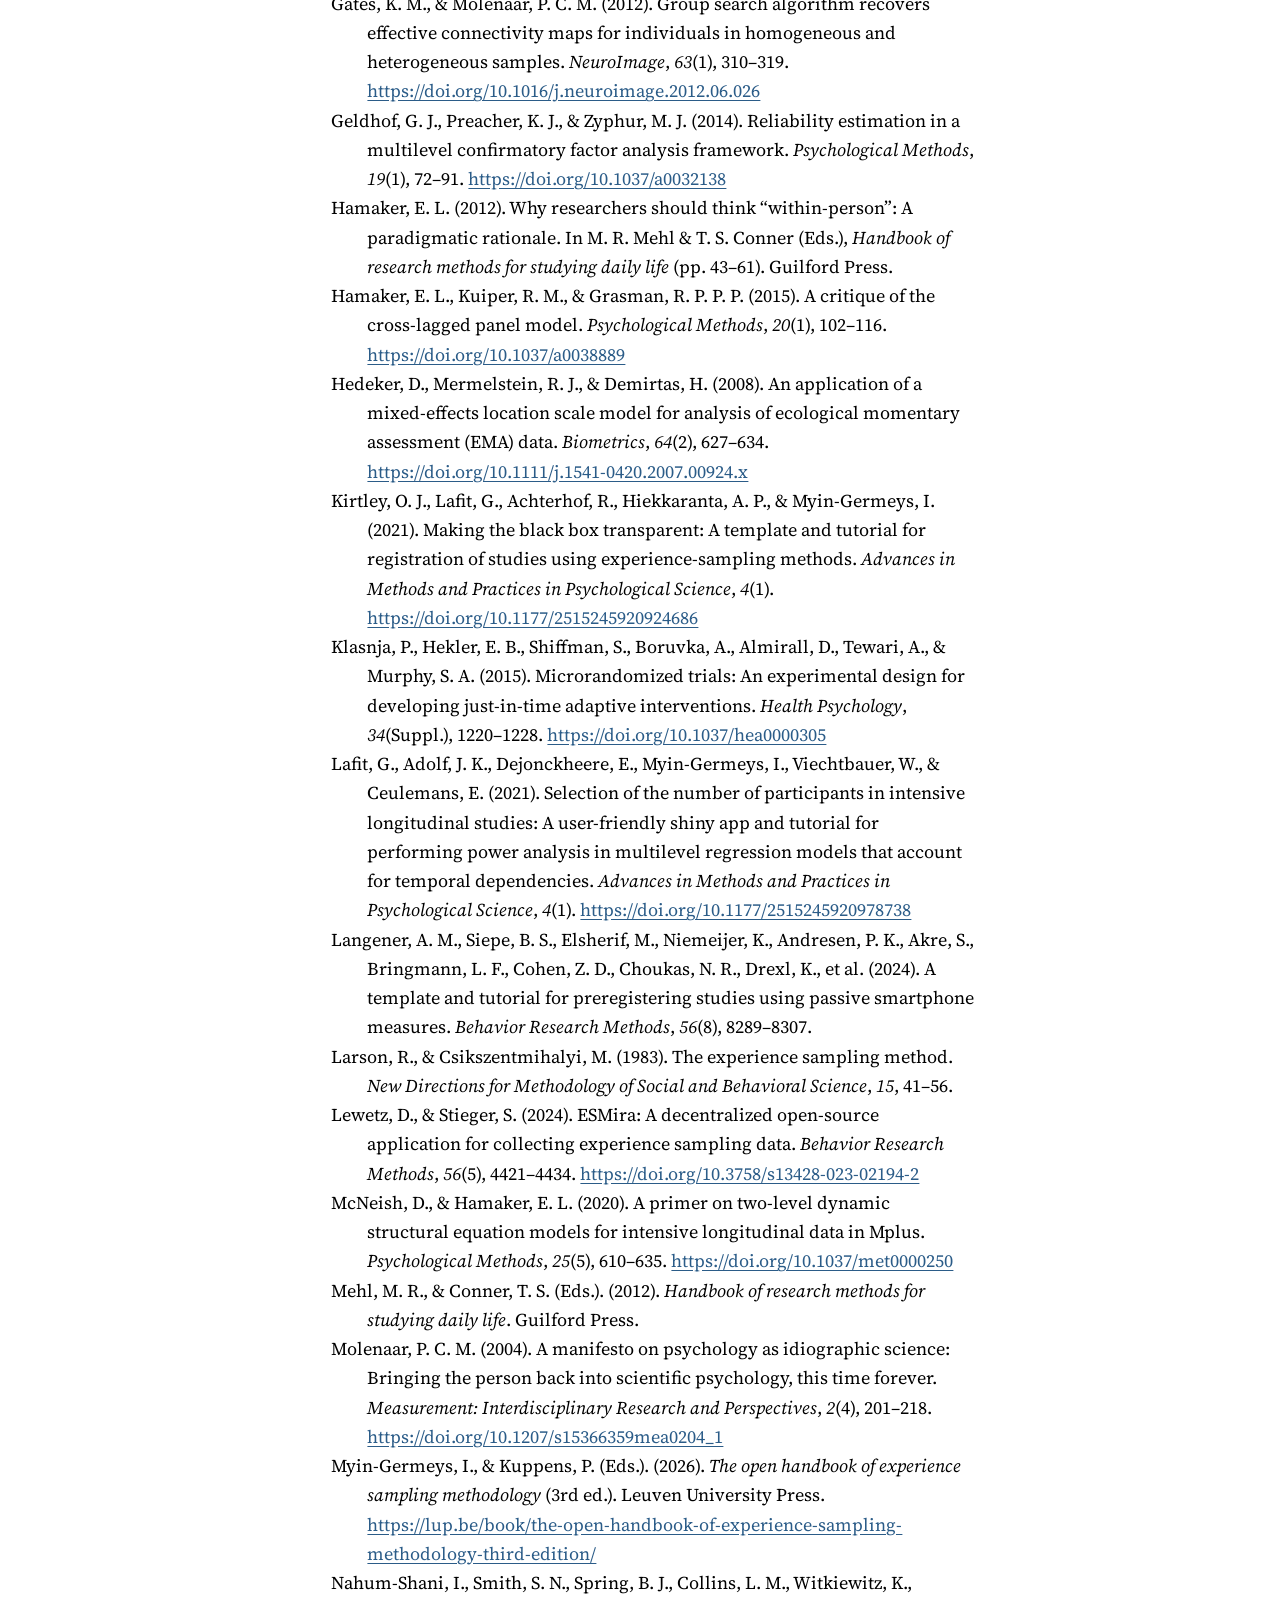
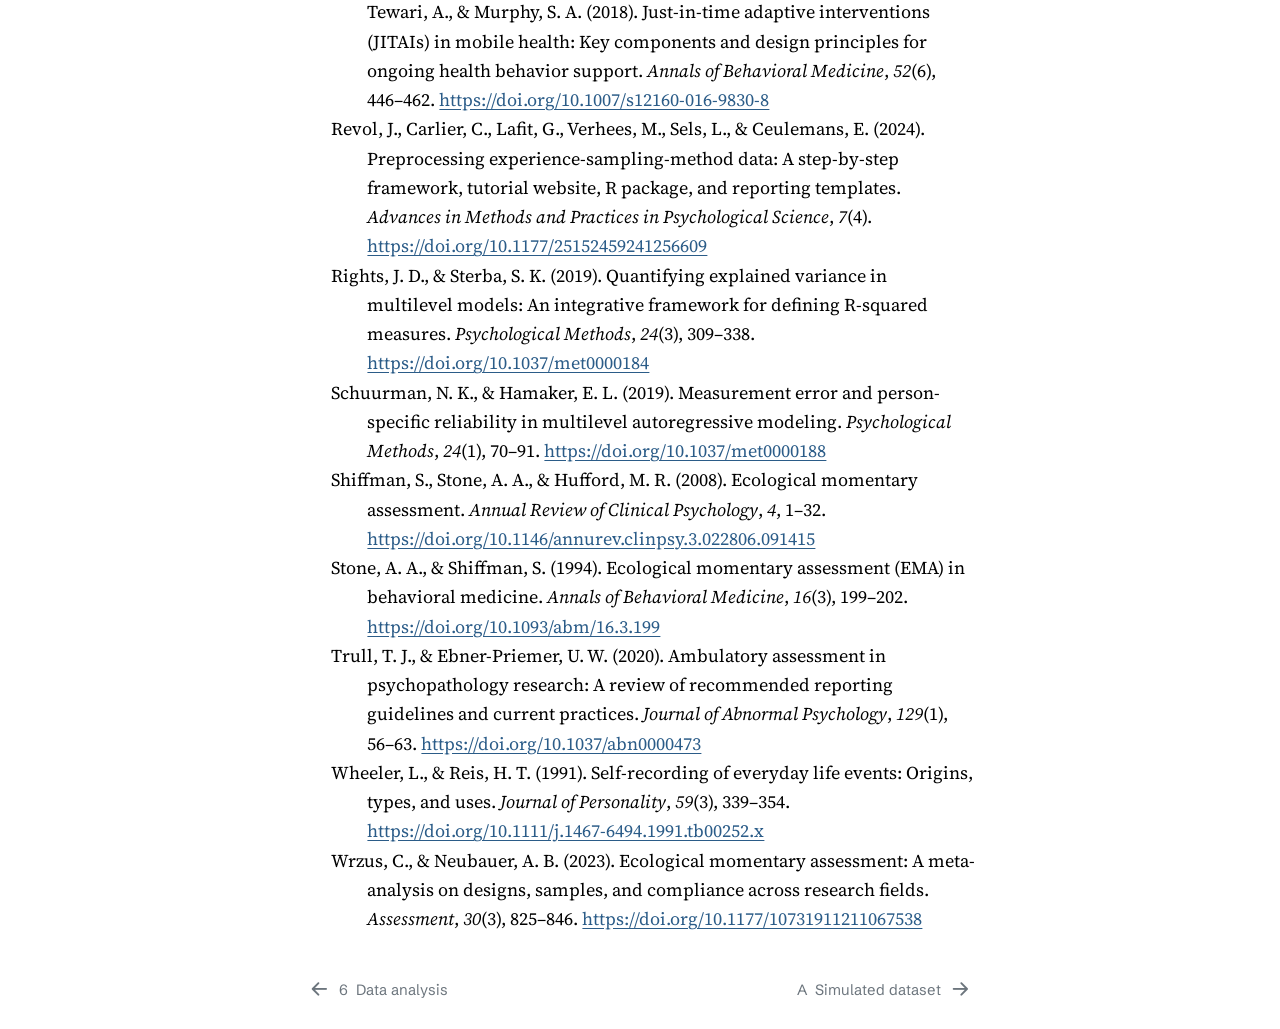
<file: esm-primer/08-further-reading.html>
<!DOCTYPE html>
<html xmlns="http://www.w3.org/1999/xhtml" lang="en" xml:lang="en"><head>

<meta charset="utf-8">
<meta name="generator" content="quarto-1.9.38">

<meta name="viewport" content="width=device-width, initial-scale=1.0, user-scalable=yes">


<title>7&nbsp; Further reading and references – Brief Experience Sampling Primer</title>
<style>
/* Default styles provided by pandoc.
** See https://pandoc.org/MANUAL.html#variables-for-html for config info.
*/
code{white-space: pre-wrap;}
span.smallcaps{font-variant: small-caps;}
div.columns{display: flex; gap: min(4vw, 1.5em);}
div.column{flex: auto; overflow-x: auto;}
div.hanging-indent{margin-left: 1.5em; text-indent: -1.5em;}
ul.task-list{list-style: none;}
ul.task-list li input[type="checkbox"] {
  width: 0.8em;
  margin: 0 0.8em 0.2em -1em; /* quarto-specific, see https://github.com/quarto-dev/quarto-cli/issues/4556 */ 
  vertical-align: middle;
}
/* CSS for citations */
div.csl-bib-body { }
div.csl-entry {
  clear: both;
  margin-bottom: 0em;
}
.hanging-indent div.csl-entry {
  margin-left:2em;
  text-indent:-2em;
}
div.csl-left-margin {
  min-width:2em;
  float:left;
}
div.csl-right-inline {
  margin-left:2em;
  padding-left:1em;
}
div.csl-indent {
  margin-left: 2em;
}</style>


<script src="site_libs/quarto-nav/quarto-nav.js"></script>
<script src="site_libs/quarto-nav/headroom.min.js"></script>
<script src="site_libs/clipboard/clipboard.min.js"></script>
<script src="site_libs/quarto-search/autocomplete.umd.js"></script>
<script src="site_libs/quarto-search/fuse.min.js"></script>
<script src="site_libs/quarto-search/quarto-search.js"></script>
<meta name="quarto:offset" content="./">
<link href="./A-simulated-data.html" rel="next">
<link href="./06-analysis.html" rel="prev">
<script src="site_libs/quarto-html/quarto.js" type="module"></script>
<script src="site_libs/quarto-html/tabsets/tabsets.js" type="module"></script>
<script src="site_libs/quarto-html/popper.min.js"></script>
<script src="site_libs/quarto-html/tippy.umd.min.js"></script>
<script src="site_libs/quarto-html/anchor.min.js"></script>
<link href="site_libs/quarto-html/tippy.css" rel="stylesheet">
<link href="site_libs/quarto-html/quarto-syntax-highlighting-b4a6977b0acd68cc64f20a42b22ed96d.css" rel="stylesheet" class="quarto-color-scheme" id="quarto-text-highlighting-styles">
<link href="site_libs/quarto-html/quarto-syntax-highlighting-dark-b4a6977b0acd68cc64f20a42b22ed96d.css" rel="stylesheet" class="quarto-color-scheme quarto-color-alternate" id="quarto-text-highlighting-styles">
<link href="site_libs/quarto-html/quarto-syntax-highlighting-b4a6977b0acd68cc64f20a42b22ed96d.css" rel="stylesheet" class="quarto-color-scheme-extra" id="quarto-text-highlighting-styles">
<script src="site_libs/bootstrap/bootstrap.min.js"></script>
<link href="site_libs/bootstrap/bootstrap-icons.css" rel="stylesheet">
<link href="site_libs/bootstrap/bootstrap-a930c1ea56d3c89e28a32ab090513413.min.css" rel="stylesheet" append-hash="true" class="quarto-color-scheme" id="quarto-bootstrap" data-mode="light">
<link href="site_libs/bootstrap/bootstrap-dark-594e0f838834c2ada8935efbe523737a.min.css" rel="stylesheet" append-hash="true" class="quarto-color-scheme quarto-color-alternate" id="quarto-bootstrap" data-mode="dark">
<link href="site_libs/bootstrap/bootstrap-a930c1ea56d3c89e28a32ab090513413.min.css" rel="stylesheet" append-hash="true" class="quarto-color-scheme-extra" id="quarto-bootstrap" data-mode="light">
<script id="quarto-search-options" type="application/json">{
  "location": "sidebar",
  "copy-button": false,
  "collapse-after": 3,
  "panel-placement": "start",
  "type": "textbox",
  "limit": 50,
  "keyboard-shortcut": [
    "f",
    "/",
    "s"
  ],
  "show-item-context": false,
  "language": {
    "search-no-results-text": "No results",
    "search-matching-documents-text": "matching documents",
    "search-copy-link-title": "Copy link to search",
    "search-hide-matches-text": "Hide additional matches",
    "search-more-match-text": "more match in this document",
    "search-more-matches-text": "more matches in this document",
    "search-clear-button-title": "Clear",
    "search-text-placeholder": "",
    "search-detached-cancel-button-title": "Cancel",
    "search-submit-button-title": "Submit",
    "search-label": "Search"
  }
}</script>


</head>

<body class="nav-sidebar floating quarto-light"><script id="quarto-html-before-body" type="application/javascript">
    const toggleBodyColorMode = (bsSheetEl) => {
      const mode = bsSheetEl.getAttribute("data-mode");
      const bodyEl = window.document.querySelector("body");
      if (mode === "dark") {
        bodyEl.classList.add("quarto-dark");
        bodyEl.classList.remove("quarto-light");
      } else {
        bodyEl.classList.add("quarto-light");
        bodyEl.classList.remove("quarto-dark");
      }
    }
    const toggleBodyColorPrimary = () => {
      const bsSheetEl = window.document.querySelector("link#quarto-bootstrap:not([rel=disabled-stylesheet])");
      if (bsSheetEl) {
        toggleBodyColorMode(bsSheetEl);
      }
    }
    const setColorSchemeToggle = (alternate) => {
      const toggles = window.document.querySelectorAll('.quarto-color-scheme-toggle');
      for (let i=0; i < toggles.length; i++) {
        const toggle = toggles[i];
        if (toggle) {
          if (alternate) {
            toggle.classList.add("alternate");
          } else {
            toggle.classList.remove("alternate");
          }
        }
      }
    };
    const toggleColorMode = (alternate) => {
      // Switch the stylesheets
      const primaryStylesheets = window.document.querySelectorAll('link.quarto-color-scheme:not(.quarto-color-alternate)');
      const alternateStylesheets = window.document.querySelectorAll('link.quarto-color-scheme.quarto-color-alternate');
      manageTransitions('#quarto-margin-sidebar .nav-link', false);
      if (alternate) {
        // note: dark is layered on light, we don't disable primary!
        enableStylesheet(alternateStylesheets);
        for (const sheetNode of alternateStylesheets) {
          if (sheetNode.id === "quarto-bootstrap") {
            toggleBodyColorMode(sheetNode);
          }
        }
      } else {
        disableStylesheet(alternateStylesheets);
        enableStylesheet(primaryStylesheets)
        toggleBodyColorPrimary();
      }
      manageTransitions('#quarto-margin-sidebar .nav-link', true);
      // Switch the toggles
      setColorSchemeToggle(alternate)
      // Hack to workaround the fact that safari doesn't
      // properly recolor the scrollbar when toggling (#1455)
      if (navigator.userAgent.indexOf('Safari') > 0 && navigator.userAgent.indexOf('Chrome') == -1) {
        manageTransitions("body", false);
        window.scrollTo(0, 1);
        setTimeout(() => {
          window.scrollTo(0, 0);
          manageTransitions("body", true);
        }, 40);
      }
    }
    const disableStylesheet = (stylesheets) => {
      for (let i=0; i < stylesheets.length; i++) {
        const stylesheet = stylesheets[i];
        stylesheet.rel = 'disabled-stylesheet';
      }
    }
    const enableStylesheet = (stylesheets) => {
      for (let i=0; i < stylesheets.length; i++) {
        const stylesheet = stylesheets[i];
        if(stylesheet.rel !== 'stylesheet') { // for Chrome, which will still FOUC without this check
          stylesheet.rel = 'stylesheet';
        }
      }
    }
    const manageTransitions = (selector, allowTransitions) => {
      const els = window.document.querySelectorAll(selector);
      for (let i=0; i < els.length; i++) {
        const el = els[i];
        if (allowTransitions) {
          el.classList.remove('notransition');
        } else {
          el.classList.add('notransition');
        }
      }
    }
    const isFileUrl = () => {
      return window.location.protocol === 'file:';
    }
    const hasAlternateSentinel = () => {
      let styleSentinel = getColorSchemeSentinel();
      if (styleSentinel !== null) {
        return styleSentinel === "alternate";
      } else {
        return false;
      }
    }
    const setStyleSentinel = (alternate) => {
      const value = alternate ? "alternate" : "default";
      if (!isFileUrl()) {
        window.localStorage.setItem("quarto-color-scheme", value);
      } else {
        localAlternateSentinel = value;
      }
    }
    const getColorSchemeSentinel = () => {
      if (!isFileUrl()) {
        const storageValue = window.localStorage.getItem("quarto-color-scheme");
        return storageValue != null ? storageValue : localAlternateSentinel;
      } else {
        return localAlternateSentinel;
      }
    }
    const toggleGiscusIfUsed = (isAlternate, darkModeDefault) => {
      const baseTheme = document.querySelector('#giscus-base-theme')?.value ?? 'light';
      const alternateTheme = document.querySelector('#giscus-alt-theme')?.value ?? 'dark';
      let newTheme = '';
      if(authorPrefersDark) {
        newTheme = isAlternate ? baseTheme : alternateTheme;
      } else {
        newTheme = isAlternate ? alternateTheme : baseTheme;
      }
      const changeGiscusTheme = () => {
        // From: https://github.com/giscus/giscus/issues/336
        const sendMessage = (message) => {
          const iframe = document.querySelector('iframe.giscus-frame');
          if (!iframe) return;
          iframe.contentWindow.postMessage({ giscus: message }, 'https://giscus.app');
        }
        sendMessage({
          setConfig: {
            theme: newTheme
          }
        });
      }
      const isGiscussLoaded = window.document.querySelector('iframe.giscus-frame') !== null;
      if (isGiscussLoaded) {
        changeGiscusTheme();
      }
    };
    const authorPrefersDark = false;
    const queryPrefersDark = window.matchMedia('(prefers-color-scheme: dark)');
    const darkModeDefault = queryPrefersDark.matches;
      document.querySelector('link#quarto-text-highlighting-styles.quarto-color-scheme-extra').rel = 'disabled-stylesheet';
      document.querySelector('link#quarto-bootstrap.quarto-color-scheme-extra').rel = 'disabled-stylesheet';
    let localAlternateSentinel = darkModeDefault ? 'alternate' : 'default';
    // Dark / light mode switch
    window.quartoToggleColorScheme = () => {
      // Read the current dark / light value
      let toAlternate = !hasAlternateSentinel();
      toggleColorMode(toAlternate);
      setStyleSentinel(toAlternate);
      toggleGiscusIfUsed(toAlternate, darkModeDefault);
      window.dispatchEvent(new Event('resize'));
    };
    queryPrefersDark.addEventListener("change", e => {
      if(window.localStorage.getItem("quarto-color-scheme") !== null)
        return;
      const alternate = e.matches
      toggleColorMode(alternate);
      localAlternateSentinel = e.matches ? 'alternate' : 'default'; // this is used alongside local storage!
      toggleGiscusIfUsed(alternate, darkModeDefault);
    });
    // Switch to dark mode if need be
    if (hasAlternateSentinel()) {
      toggleColorMode(true);
    } else {
      toggleColorMode(false);
    }
  </script>

<div id="quarto-search-results"></div>
  <header id="quarto-header" class="headroom fixed-top">
  <nav class="quarto-secondary-nav">
    <div class="container-fluid d-flex">
      <button type="button" class="quarto-btn-toggle btn" data-bs-toggle="collapse" role="button" data-bs-target=".quarto-sidebar-collapse-item" aria-controls="quarto-sidebar" aria-expanded="false" aria-label="Toggle sidebar navigation" onclick="if (window.quartoToggleHeadroom) { window.quartoToggleHeadroom(); }">
        <i class="bi bi-layout-text-sidebar-reverse"></i>
      </button>
        <nav class="quarto-page-breadcrumbs" aria-label="breadcrumb"><ol class="breadcrumb"><li class="breadcrumb-item"><a href="./08-further-reading.html"><span class="chapter-number">7</span>&nbsp; <span class="chapter-title">Further reading and references</span></a></li></ol></nav>
        <a class="flex-grow-1" role="navigation" data-bs-toggle="collapse" data-bs-target=".quarto-sidebar-collapse-item" aria-controls="quarto-sidebar" aria-expanded="false" aria-label="Toggle sidebar navigation" onclick="if (window.quartoToggleHeadroom) { window.quartoToggleHeadroom(); }">      
        </a>
      <button type="button" class="btn quarto-search-button" aria-label="Search" onclick="window.quartoOpenSearch();">
        <i class="bi bi-search"></i>
      </button>
    </div>
  </nav>
</header>
<!-- content -->
<div id="quarto-content" class="quarto-container page-columns page-rows-contents page-layout-article">
<!-- sidebar -->
  <nav id="quarto-sidebar" class="sidebar collapse collapse-horizontal quarto-sidebar-collapse-item sidebar-navigation floating overflow-auto">
    <div class="pt-lg-2 mt-2 text-left sidebar-header">
    <div class="sidebar-title mb-0 py-0">
      <a href="./">Brief Experience Sampling Primer</a> 
        <div class="sidebar-tools-main">
    <a href="https://github.com/dougaparry/esm-primer" title="Source Code" class="quarto-navigation-tool px-1" aria-label="Source Code"><i class="bi bi-github"></i></a>
  <a href="" class="quarto-color-scheme-toggle quarto-navigation-tool  px-1" onclick="window.quartoToggleColorScheme(); return false;" title="Toggle dark mode"><i class="bi"></i></a>
</div>
    </div>
      </div>
        <div class="mt-2 flex-shrink-0 align-items-center">
        <div class="sidebar-search">
        <div id="quarto-search" class="" title="Search"></div>
        </div>
        </div>
    <div class="sidebar-menu-container"> 
    <ul class="list-unstyled mt-1">
        <li class="sidebar-item">
  <div class="sidebar-item-container"> 
  <a href="./index.html" class="sidebar-item-text sidebar-link">
 <span class="menu-text">Preface</span></a>
  </div>
</li>
        <li class="sidebar-item">
  <div class="sidebar-item-container"> 
  <a href="./01-foundations.html" class="sidebar-item-text sidebar-link">
 <span class="menu-text"><span class="chapter-number">1</span>&nbsp; <span class="chapter-title">Foundations</span></span></a>
  </div>
</li>
        <li class="sidebar-item">
  <div class="sidebar-item-container"> 
  <a href="./02-design.html" class="sidebar-item-text sidebar-link">
 <span class="menu-text"><span class="chapter-number">2</span>&nbsp; <span class="chapter-title">Research design</span></span></a>
  </div>
</li>
        <li class="sidebar-item">
  <div class="sidebar-item-container"> 
  <a href="./03-measurement.html" class="sidebar-item-text sidebar-link">
 <span class="menu-text"><span class="chapter-number">3</span>&nbsp; <span class="chapter-title">Measurement and questionnaire design</span></span></a>
  </div>
</li>
        <li class="sidebar-item">
  <div class="sidebar-item-container"> 
  <a href="./04-collection.html" class="sidebar-item-text sidebar-link">
 <span class="menu-text"><span class="chapter-number">4</span>&nbsp; <span class="chapter-title">Study setup and data collection</span></span></a>
  </div>
</li>
        <li class="sidebar-item">
  <div class="sidebar-item-container"> 
  <a href="./05-processing.html" class="sidebar-item-text sidebar-link">
 <span class="menu-text"><span class="chapter-number">5</span>&nbsp; <span class="chapter-title">Data processing</span></span></a>
  </div>
</li>
        <li class="sidebar-item">
  <div class="sidebar-item-container"> 
  <a href="./06-analysis.html" class="sidebar-item-text sidebar-link">
 <span class="menu-text"><span class="chapter-number">6</span>&nbsp; <span class="chapter-title">Data analysis</span></span></a>
  </div>
</li>
        <li class="sidebar-item">
  <div class="sidebar-item-container"> 
  <a href="./08-further-reading.html" class="sidebar-item-text sidebar-link active">
 <span class="menu-text"><span class="chapter-number">7</span>&nbsp; <span class="chapter-title">Further reading and references</span></span></a>
  </div>
</li>
        <li class="sidebar-item sidebar-item-section">
      <div class="sidebar-item-container"> 
            <a class="sidebar-item-text sidebar-link text-start" data-bs-toggle="collapse" data-bs-target="#quarto-sidebar-section-1" role="navigation" aria-expanded="true">
 <span class="menu-text">Appendices</span></a>
          <a class="sidebar-item-toggle text-start" data-bs-toggle="collapse" data-bs-target="#quarto-sidebar-section-1" role="navigation" aria-expanded="true" aria-label="Toggle section">
            <i class="bi bi-chevron-right ms-2"></i>
          </a> 
      </div>
      <ul id="quarto-sidebar-section-1" class="collapse list-unstyled sidebar-section depth1 show">  
          <li class="sidebar-item">
  <div class="sidebar-item-container"> 
  <a href="./A-simulated-data.html" class="sidebar-item-text sidebar-link">
 <span class="menu-text"><span class="chapter-number">A</span>&nbsp; <span class="chapter-title">Simulated dataset</span></span></a>
  </div>
</li>
          <li class="sidebar-item">
  <div class="sidebar-item-container"> 
  <a href="./B-glossary.html" class="sidebar-item-text sidebar-link">
 <span class="menu-text"><span class="chapter-number">B</span>&nbsp; <span class="chapter-title">Glossary</span></span></a>
  </div>
</li>
      </ul>
  </li>
    </ul>
    </div>
</nav>
<div id="quarto-sidebar-glass" class="quarto-sidebar-collapse-item" data-bs-toggle="collapse" data-bs-target=".quarto-sidebar-collapse-item"></div>
<!-- margin-sidebar -->
    <div id="quarto-margin-sidebar" class="sidebar margin-sidebar">
        <nav id="TOC" role="doc-toc" class="toc-active">
    <h2 id="toc-title">Table of contents</h2>
   
  <ul>
  <li><a href="#where-to-start" id="toc-where-to-start" class="nav-link active" data-scroll-target="#where-to-start"><span class="header-section-number">7.1</span> Where to start</a></li>
  <li><a href="#references" id="toc-references" class="nav-link" data-scroll-target="#references"><span class="header-section-number">7.2</span> References</a></li>
  </ul>
</nav>
    </div>
<!-- main -->
<main class="content" id="quarto-document-content">


<header id="title-block-header" class="quarto-title-block default">
<div class="quarto-title">
<h1 class="title"><span id="sec-reading" class="quarto-section-identifier"><span class="chapter-number">7</span>&nbsp; <span class="chapter-title">Further reading and references</span></span></h1>
</div>



<div class="quarto-title-meta">

    
  
    
  </div>
  


</header>


<section id="where-to-start" class="level2" data-number="7.1">
<h2 data-number="7.1" class="anchored" data-anchor-id="where-to-start"><span class="header-section-number">7.1</span> Where to start</h2>
<ul>
<li><strong>The Open Handbook of Experience Sampling Methodology</strong> <span class="citation" data-cites="myingermeys2026">(<a href="08-further-reading.html#ref-myingermeys2026" role="doc-biblioref">Myin-Germeys &amp; Kuppens, 2026</a>)</span>. A free, step-by-step guide from question to analysis. The third edition is open access and includes chapters on sample size, passive sensing and dyadic ESM. <a href="https://lup.be/book/the-open-handbook-of-experience-sampling-methodology-third-edition/">Publisher page</a></li>
<li><strong>Intensive Longitudinal Methods</strong> <span class="citation" data-cites="bolger2013">(<a href="08-further-reading.html#ref-bolger2013" role="doc-biblioref">Bolger &amp; Laurenceau, 2013</a>)</span>. The standard textbook on analysis, with worked examples.</li>
<li><strong>Handbook of Research Methods for Studying Daily Life</strong> <span class="citation" data-cites="mehl2012">(<a href="08-further-reading.html#ref-mehl2012" role="doc-biblioref">Mehl &amp; Conner, 2012</a>)</span>. Broad coverage of methods, measures and analysis.</li>
<li><strong>So you want to do ESM?</strong> <span class="citation" data-cites="fritz2024">(<a href="08-further-reading.html#ref-fritz2024" role="doc-biblioref">Fritz et al., 2024</a>)</span>. A compact practical overview of ten essential topics.</li>
<li><strong>Preprocessing ESM data</strong> <span class="citation" data-cites="revol2024">(<a href="08-further-reading.html#ref-revol2024" role="doc-biblioref">Revol et al., 2024</a>)</span>. A step-by-step framework, the <code>esmtools</code> R package and a <a href="https://preprocess.esmtools.com/">tutorial website</a>.</li>
</ul>
</section>
<section id="references" class="level2" data-number="7.2">
<h2 data-number="7.2" class="anchored" data-anchor-id="references"><span class="header-section-number">7.2</span> References</h2>
<div id="refs" class="references csl-bib-body hanging-indent" data-entry-spacing="0" data-line-spacing="2" role="list">
<div id="ref-asparouhov2018" class="csl-entry" role="listitem">
Asparouhov, T., Hamaker, E. L., &amp; Muthén, B. (2018). Dynamic
structural equation models. <em>Structural Equation Modeling: A
Multidisciplinary Journal</em>, <em>25</em>(3), 359–388. <a href="https://doi.org/10.1080/10705511.2017.1406803">https://doi.org/10.1080/10705511.2017.1406803</a>
</div>
<div id="ref-bolger2003" class="csl-entry" role="listitem">
Bolger, N., Davis, A., &amp; Rafaeli, E. (2003). Diary methods:
Capturing life as it is lived. <em>Annual Review of Psychology</em>,
<em>54</em>, 579–616. <a href="https://doi.org/10.1146/annurev.psych.54.101601.145030">https://doi.org/10.1146/annurev.psych.54.101601.145030</a>
</div>
<div id="ref-bolger2013" class="csl-entry" role="listitem">
Bolger, N., &amp; Laurenceau, J.-P. (2013). <em>Intensive longitudinal
methods: An introduction to diary and experience sampling research</em>.
Guilford Press.
</div>
<div id="ref-cranford2006" class="csl-entry" role="listitem">
Cranford, J. A., Shrout, P. E., Iida, M., Rafaeli, E., Yip, T., &amp;
Bolger, N. (2006). A procedure for evaluating sensitivity to
within-person change: Can mood measures in diary studies detect change
reliably? <em>Personality and Social Psychology Bulletin</em>,
<em>32</em>(7), 917–929. <a href="https://doi.org/10.1177/0146167206287721">https://doi.org/10.1177/0146167206287721</a>
</div>
<div id="ref-delespaul1995" class="csl-entry" role="listitem">
Delespaul, P. A. E. G. (1995). <em>Assessing schizophrenia in daily
life: The experience sampling method</em>. Maastricht University Press.
</div>
<div id="ref-driver2017" class="csl-entry" role="listitem">
Driver, C. C., Oud, J. H. L., &amp; Voelkle, M. C. (2017). Continuous
time structural equation modeling with <span>R</span> package ctsem.
<em>Journal of Statistical Software</em>, <em>77</em>(5), 1–35. <a href="https://doi.org/10.18637/jss.v077.i05">https://doi.org/10.18637/jss.v077.i05</a>
</div>
<div id="ref-eisele2025esm" class="csl-entry" role="listitem">
<span class="nocase">Eisele, G., Hiekkaranta, A., Kunkels, Y. K., Aan
Het Rot, M., Van Ballegooijen, W., Bartels, S. L., Bastiaansen, J. A.,
Beymer, P. N., Bylsma, L. M., Carpenter, R. W., et al.</span> (2025).
ESM-q: A consensus-based quality assessment tool for experience sampling
method items. <em>Behavior Research Methods</em>, <em>57</em>(4), 124.
</div>
<div id="ref-enders2007" class="csl-entry" role="listitem">
Enders, C. K., &amp; Tofighi, D. (2007). Centering predictor variables
in cross-sectional multilevel models: A new look at an old issue.
<em>Psychological Methods</em>, <em>12</em>(2), 121–138. <a href="https://doi.org/10.1037/1082-989X.12.2.121">https://doi.org/10.1037/1082-989X.12.2.121</a>
</div>
<div id="ref-epskamp2018" class="csl-entry" role="listitem">
Epskamp, S., Waldorp, L. J., Mõttus, R., &amp; Borsboom, D. (2018). The
<span>G</span>aussian graphical model in cross-sectional and time-series
data. <em>Multivariate Behavioral Research</em>, <em>53</em>(4),
453–480. <a href="https://doi.org/10.1080/00273171.2018.1454823">https://doi.org/10.1080/00273171.2018.1454823</a>
</div>
<div id="ref-fritz2024" class="csl-entry" role="listitem">
Fritz, J., Piccirillo, M. L., Cohen, Z. D., Frumkin, M., Kirtley, O.,
Moeller, J., Neubauer, A. B., Norris, L. A., Schuurman, N. K., Snippe,
E., &amp; Bringmann, L. F. (2024). So you want to do <span>ESM</span>?
10 essential topics for implementing the experience-sampling method.
<em>Advances in Methods and Practices in Psychological Science</em>,
<em>7</em>(3). <a href="https://doi.org/10.1177/25152459241267912">https://doi.org/10.1177/25152459241267912</a>
</div>
<div id="ref-gates2012" class="csl-entry" role="listitem">
Gates, K. M., &amp; Molenaar, P. C. M. (2012). Group search algorithm
recovers effective connectivity maps for individuals in homogeneous and
heterogeneous samples. <em>NeuroImage</em>, <em>63</em>(1), 310–319. <a href="https://doi.org/10.1016/j.neuroimage.2012.06.026">https://doi.org/10.1016/j.neuroimage.2012.06.026</a>
</div>
<div id="ref-geldhof2014" class="csl-entry" role="listitem">
Geldhof, G. J., Preacher, K. J., &amp; Zyphur, M. J. (2014). Reliability
estimation in a multilevel confirmatory factor analysis framework.
<em>Psychological Methods</em>, <em>19</em>(1), 72–91. <a href="https://doi.org/10.1037/a0032138">https://doi.org/10.1037/a0032138</a>
</div>
<div id="ref-hamaker2012" class="csl-entry" role="listitem">
Hamaker, E. L. (2012). Why researchers should think
<span>“within-person”</span>: A paradigmatic rationale. In M. R. Mehl
&amp; T. S. Conner (Eds.), <em>Handbook of research methods for studying
daily life</em> (pp. 43–61). Guilford Press.
</div>
<div id="ref-hamaker2015" class="csl-entry" role="listitem">
Hamaker, E. L., Kuiper, R. M., &amp; Grasman, R. P. P. P. (2015). A
critique of the cross-lagged panel model. <em>Psychological
Methods</em>, <em>20</em>(1), 102–116. <a href="https://doi.org/10.1037/a0038889">https://doi.org/10.1037/a0038889</a>
</div>
<div id="ref-hedeker2008" class="csl-entry" role="listitem">
Hedeker, D., Mermelstein, R. J., &amp; Demirtas, H. (2008). An
application of a mixed-effects location scale model for analysis of
ecological momentary assessment (<span>EMA</span>) data.
<em>Biometrics</em>, <em>64</em>(2), 627–634. <a href="https://doi.org/10.1111/j.1541-0420.2007.00924.x">https://doi.org/10.1111/j.1541-0420.2007.00924.x</a>
</div>
<div id="ref-kirtley2021" class="csl-entry" role="listitem">
Kirtley, O. J., Lafit, G., Achterhof, R., Hiekkaranta, A. P., &amp;
Myin-Germeys, I. (2021). Making the black box transparent: A template
and tutorial for registration of studies using experience-sampling
methods. <em>Advances in Methods and Practices in Psychological
Science</em>, <em>4</em>(1). <a href="https://doi.org/10.1177/2515245920924686">https://doi.org/10.1177/2515245920924686</a>
</div>
<div id="ref-klasnja2015" class="csl-entry" role="listitem">
Klasnja, P., Hekler, E. B., Shiffman, S., Boruvka, A., Almirall, D.,
Tewari, A., &amp; Murphy, S. A. (2015). Microrandomized trials: An
experimental design for developing just-in-time adaptive interventions.
<em>Health Psychology</em>, <em>34</em>(Suppl.), 1220–1228. <a href="https://doi.org/10.1037/hea0000305">https://doi.org/10.1037/hea0000305</a>
</div>
<div id="ref-lafit2021" class="csl-entry" role="listitem">
Lafit, G., Adolf, J. K., Dejonckheere, E., Myin-Germeys, I.,
Viechtbauer, W., &amp; Ceulemans, E. (2021). Selection of the number of
participants in intensive longitudinal studies: A user-friendly shiny
app and tutorial for performing power analysis in multilevel regression
models that account for temporal dependencies. <em>Advances in Methods
and Practices in Psychological Science</em>, <em>4</em>(1). <a href="https://doi.org/10.1177/2515245920978738">https://doi.org/10.1177/2515245920978738</a>
</div>
<div id="ref-langener2024template" class="csl-entry" role="listitem">
<span class="nocase">Langener, A. M., Siepe, B. S., Elsherif, M.,
Niemeijer, K., Andresen, P. K., Akre, S., Bringmann, L. F., Cohen, Z.
D., Choukas, N. R., Drexl, K., et al.</span> (2024). A template and
tutorial for preregistering studies using passive smartphone measures.
<em>Behavior Research Methods</em>, <em>56</em>(8), 8289–8307.
</div>
<div id="ref-larson1983" class="csl-entry" role="listitem">
Larson, R., &amp; Csikszentmihalyi, M. (1983). The experience sampling
method. <em>New Directions for Methodology of Social and Behavioral
Science</em>, <em>15</em>, 41–56.
</div>
<div id="ref-lewetz2024" class="csl-entry" role="listitem">
Lewetz, D., &amp; Stieger, S. (2024). <span>ESMira</span>: A
decentralized open-source application for collecting experience sampling
data. <em>Behavior Research Methods</em>, <em>56</em>(5), 4421–4434. <a href="https://doi.org/10.3758/s13428-023-02194-2">https://doi.org/10.3758/s13428-023-02194-2</a>
</div>
<div id="ref-mcneish2020" class="csl-entry" role="listitem">
McNeish, D., &amp; Hamaker, E. L. (2020). A primer on two-level dynamic
structural equation models for intensive longitudinal data in
<span>Mplus</span>. <em>Psychological Methods</em>, <em>25</em>(5),
610–635. <a href="https://doi.org/10.1037/met0000250">https://doi.org/10.1037/met0000250</a>
</div>
<div id="ref-mehl2012" class="csl-entry" role="listitem">
Mehl, M. R., &amp; Conner, T. S. (Eds.). (2012). <em>Handbook of
research methods for studying daily life</em>. Guilford Press.
</div>
<div id="ref-molenaar2004" class="csl-entry" role="listitem">
Molenaar, P. C. M. (2004). A manifesto on psychology as idiographic
science: Bringing the person back into scientific psychology, this time
forever. <em>Measurement: Interdisciplinary Research and
Perspectives</em>, <em>2</em>(4), 201–218. <a href="https://doi.org/10.1207/s15366359mea0204_1">https://doi.org/10.1207/s15366359mea0204_1</a>
</div>
<div id="ref-myingermeys2026" class="csl-entry" role="listitem">
Myin-Germeys, I., &amp; Kuppens, P. (Eds.). (2026). <em>The open
handbook of experience sampling methodology</em> (3rd ed.). Leuven
University Press. <a href="https://lup.be/book/the-open-handbook-of-experience-sampling-methodology-third-edition/">https://lup.be/book/the-open-handbook-of-experience-sampling-methodology-third-edition/</a>
</div>
<div id="ref-nahumshani2018" class="csl-entry" role="listitem">
Nahum-Shani, I., Smith, S. N., Spring, B. J., Collins, L. M.,
Witkiewitz, K., Tewari, A., &amp; Murphy, S. A. (2018). Just-in-time
adaptive interventions (<span>JITAIs</span>) in mobile health: Key
components and design principles for ongoing health behavior support.
<em>Annals of Behavioral Medicine</em>, <em>52</em>(6), 446–462. <a href="https://doi.org/10.1007/s12160-016-9830-8">https://doi.org/10.1007/s12160-016-9830-8</a>
</div>
<div id="ref-revol2024" class="csl-entry" role="listitem">
Revol, J., Carlier, C., Lafit, G., Verhees, M., Sels, L., &amp;
Ceulemans, E. (2024). Preprocessing experience-sampling-method data: A
step-by-step framework, tutorial website, <span>R</span> package, and
reporting templates. <em>Advances in Methods and Practices in
Psychological Science</em>, <em>7</em>(4). <a href="https://doi.org/10.1177/25152459241256609">https://doi.org/10.1177/25152459241256609</a>
</div>
<div id="ref-rights2019" class="csl-entry" role="listitem">
Rights, J. D., &amp; Sterba, S. K. (2019). Quantifying explained
variance in multilevel models: An integrative framework for defining
<span>R</span>-squared measures. <em>Psychological Methods</em>,
<em>24</em>(3), 309–338. <a href="https://doi.org/10.1037/met0000184">https://doi.org/10.1037/met0000184</a>
</div>
<div id="ref-schuurman2019" class="csl-entry" role="listitem">
Schuurman, N. K., &amp; Hamaker, E. L. (2019). Measurement error and
person-specific reliability in multilevel autoregressive modeling.
<em>Psychological Methods</em>, <em>24</em>(1), 70–91. <a href="https://doi.org/10.1037/met0000188">https://doi.org/10.1037/met0000188</a>
</div>
<div id="ref-shiffman2008" class="csl-entry" role="listitem">
Shiffman, S., Stone, A. A., &amp; Hufford, M. R. (2008). Ecological
momentary assessment. <em>Annual Review of Clinical Psychology</em>,
<em>4</em>, 1–32. <a href="https://doi.org/10.1146/annurev.clinpsy.3.022806.091415">https://doi.org/10.1146/annurev.clinpsy.3.022806.091415</a>
</div>
<div id="ref-stone1994" class="csl-entry" role="listitem">
Stone, A. A., &amp; Shiffman, S. (1994). Ecological momentary assessment
(<span>EMA</span>) in behavioral medicine. <em>Annals of Behavioral
Medicine</em>, <em>16</em>(3), 199–202. <a href="https://doi.org/10.1093/abm/16.3.199">https://doi.org/10.1093/abm/16.3.199</a>
</div>
<div id="ref-trull2020" class="csl-entry" role="listitem">
Trull, T. J., &amp; Ebner-Priemer, U. W. (2020). Ambulatory assessment
in psychopathology research: A review of recommended reporting
guidelines and current practices. <em>Journal of Abnormal
Psychology</em>, <em>129</em>(1), 56–63. <a href="https://doi.org/10.1037/abn0000473">https://doi.org/10.1037/abn0000473</a>
</div>
<div id="ref-wheeler1991" class="csl-entry" role="listitem">
Wheeler, L., &amp; Reis, H. T. (1991). Self-recording of everyday life
events: Origins, types, and uses. <em>Journal of Personality</em>,
<em>59</em>(3), 339–354. <a href="https://doi.org/10.1111/j.1467-6494.1991.tb00252.x">https://doi.org/10.1111/j.1467-6494.1991.tb00252.x</a>
</div>
<div id="ref-wrzus2023" class="csl-entry" role="listitem">
Wrzus, C., &amp; Neubauer, A. B. (2023). Ecological momentary
assessment: A meta-analysis on designs, samples, and compliance across
research fields. <em>Assessment</em>, <em>30</em>(3), 825–846. <a href="https://doi.org/10.1177/10731911211067538">https://doi.org/10.1177/10731911211067538</a>
</div>
</div>


</section>

</main> <!-- /main -->
<script id="quarto-html-after-body" type="application/javascript">
  window.document.addEventListener("DOMContentLoaded", function (event) {
    // Ensure there is a toggle, if there isn't float one in the top right
    if (window.document.querySelector('.quarto-color-scheme-toggle') === null) {
      const a = window.document.createElement('a');
      a.classList.add('top-right');
      a.classList.add('quarto-color-scheme-toggle');
      a.href = "";
      a.onclick = function() { try { window.quartoToggleColorScheme(); } catch {} return false; };
      const i = window.document.createElement("i");
      i.classList.add('bi');
      a.appendChild(i);
      window.document.body.appendChild(a);
    }
    setColorSchemeToggle(hasAlternateSentinel())
    const icon = "";
    const anchorJS = new window.AnchorJS();
    anchorJS.options = {
      placement: 'right',
      icon: icon
    };
    anchorJS.add('.anchored');
    const isCodeAnnotation = (el) => {
      for (const clz of el.classList) {
        if (clz.startsWith('code-annotation-')) {                     
          return true;
        }
      }
      return false;
    }
    const onCopySuccess = function(e) {
      // button target
      const button = e.trigger;
      // don't keep focus
      button.blur();
      // flash "checked"
      button.classList.add('code-copy-button-checked');
      var currentTitle = button.getAttribute("title");
      button.setAttribute("title", "Copied!");
      let tooltip;
      if (window.bootstrap) {
        button.setAttribute("data-bs-toggle", "tooltip");
        button.setAttribute("data-bs-placement", "left");
        button.setAttribute("data-bs-title", "Copied!");
        tooltip = new bootstrap.Tooltip(button, 
          { trigger: "manual", 
            customClass: "code-copy-button-tooltip",
            offset: [0, -8]});
        tooltip.show();    
      }
      setTimeout(function() {
        if (tooltip) {
          tooltip.hide();
          button.removeAttribute("data-bs-title");
          button.removeAttribute("data-bs-toggle");
          button.removeAttribute("data-bs-placement");
        }
        button.setAttribute("title", currentTitle);
        button.classList.remove('code-copy-button-checked');
      }, 1000);
      // clear code selection
      e.clearSelection();
    }
    const getTextToCopy = function(trigger) {
      const outerScaffold = trigger.parentElement.cloneNode(true);
      const codeEl = outerScaffold.querySelector('code');
      for (const childEl of codeEl.children) {
        if (isCodeAnnotation(childEl)) {
          childEl.remove();
        }
      }
      return codeEl.innerText;
    }
    const clipboard = new window.ClipboardJS('.code-copy-button:not([data-in-quarto-modal])', {
      text: getTextToCopy
    });
    clipboard.on('success', onCopySuccess);
    if (window.document.getElementById('quarto-embedded-source-code-modal')) {
      const clipboardModal = new window.ClipboardJS('.code-copy-button[data-in-quarto-modal]', {
        text: getTextToCopy,
        container: window.document.getElementById('quarto-embedded-source-code-modal')
      });
      clipboardModal.on('success', onCopySuccess);
    }
      var localhostRegex = new RegExp(/^(?:http|https):\/\/localhost\:?[0-9]*\//);
      var mailtoRegex = new RegExp(/^mailto:/);
        var filterRegex = new RegExp('/' + window.location.host + '/');
      var isInternal = (href) => {
          return filterRegex.test(href) || localhostRegex.test(href) || mailtoRegex.test(href);
      }
      // Inspect non-navigation links and adorn them if external
     var links = window.document.querySelectorAll('a[href]:not(.nav-link):not(.navbar-brand):not(.toc-action):not(.sidebar-link):not(.sidebar-item-toggle):not(.pagination-link):not(.no-external):not([aria-hidden]):not(.dropdown-item):not(.quarto-navigation-tool):not(.about-link)');
      for (var i=0; i<links.length; i++) {
        const link = links[i];
        if (!isInternal(link.href)) {
          // undo the damage that might have been done by quarto-nav.js in the case of
          // links that we want to consider external
          if (link.dataset.originalHref !== undefined) {
            link.href = link.dataset.originalHref;
          }
            // target, if specified
            link.setAttribute("target", "_blank");
            if (link.getAttribute("rel") === null) {
              link.setAttribute("rel", "noopener");
            }
        }
      }
    function tippyHover(el, contentFn, onTriggerFn, onUntriggerFn) {
      const config = {
        allowHTML: true,
        maxWidth: 500,
        delay: 100,
        arrow: false,
        appendTo: function(el) {
            return el.parentElement;
        },
        interactive: true,
        interactiveBorder: 10,
        theme: 'quarto',
        placement: 'bottom-start',
      };
      if (contentFn) {
        config.content = contentFn;
      }
      if (onTriggerFn) {
        config.onTrigger = onTriggerFn;
      }
      if (onUntriggerFn) {
        config.onUntrigger = onUntriggerFn;
      }
      window.tippy(el, config); 
    }
    const noterefs = window.document.querySelectorAll('a[role="doc-noteref"]');
    for (var i=0; i<noterefs.length; i++) {
      const ref = noterefs[i];
      tippyHover(ref, function() {
        // use id or data attribute instead here
        let href = ref.getAttribute('data-footnote-href') || ref.getAttribute('href');
        try { href = new URL(href).hash; } catch {}
        const id = href.replace(/^#\/?/, "");
        const note = window.document.getElementById(id);
        if (note) {
          return note.innerHTML;
        } else {
          return "";
        }
      });
    }
    const xrefs = window.document.querySelectorAll('a.quarto-xref');
    const processXRef = (id, note) => {
      // Strip column container classes
      const stripColumnClz = (el) => {
        el.classList.remove("page-full", "page-columns");
        if (el.children) {
          for (const child of el.children) {
            stripColumnClz(child);
          }
        }
      }
      stripColumnClz(note)
      if (id === null || id.startsWith('sec-')) {
        // Special case sections, only their first couple elements
        const container = document.createElement("div");
        if (note.children && note.children.length > 2) {
          container.appendChild(note.children[0].cloneNode(true));
          for (let i = 1; i < note.children.length; i++) {
            const child = note.children[i];
            if (child.tagName === "P" && child.innerText === "") {
              continue;
            } else {
              container.appendChild(child.cloneNode(true));
              break;
            }
          }
          if (window.Quarto?.typesetMath) {
            window.Quarto.typesetMath(container);
          }
          return container.innerHTML
        } else {
          if (window.Quarto?.typesetMath) {
            window.Quarto.typesetMath(note);
          }
          return note.innerHTML;
        }
      } else {
        // Remove any anchor links if they are present
        const anchorLink = note.querySelector('a.anchorjs-link');
        if (anchorLink) {
          anchorLink.remove();
        }
        if (window.Quarto?.typesetMath) {
          window.Quarto.typesetMath(note);
        }
        if (note.classList.contains("callout")) {
          return note.outerHTML;
        } else {
          return note.innerHTML;
        }
      }
    }
    for (var i=0; i<xrefs.length; i++) {
      const xref = xrefs[i];
      tippyHover(xref, undefined, function(instance) {
        instance.disable();
        let url = xref.getAttribute('href');
        let hash = undefined; 
        if (url.startsWith('#')) {
          hash = url;
        } else {
          try { hash = new URL(url).hash; } catch {}
        }
        if (hash) {
          const id = hash.replace(/^#\/?/, "");
          const note = window.document.getElementById(id);
          if (note !== null) {
            try {
              const html = processXRef(id, note.cloneNode(true));
              instance.setContent(html);
            } finally {
              instance.enable();
              instance.show();
            }
          } else {
            // See if we can fetch this
            fetch(url.split('#')[0])
            .then(res => res.text())
            .then(html => {
              const parser = new DOMParser();
              const htmlDoc = parser.parseFromString(html, "text/html");
              const note = htmlDoc.getElementById(id);
              if (note !== null) {
                const html = processXRef(id, note);
                instance.setContent(html);
              } 
            }).finally(() => {
              instance.enable();
              instance.show();
            });
          }
        } else {
          // See if we can fetch a full url (with no hash to target)
          // This is a special case and we should probably do some content thinning / targeting
          fetch(url)
          .then(res => res.text())
          .then(html => {
            const parser = new DOMParser();
            const htmlDoc = parser.parseFromString(html, "text/html");
            const note = htmlDoc.querySelector('main.content');
            if (note !== null) {
              // This should only happen for chapter cross references
              // (since there is no id in the URL)
              // remove the first header
              if (note.children.length > 0 && note.children[0].tagName === "HEADER") {
                note.children[0].remove();
              }
              const html = processXRef(null, note);
              instance.setContent(html);
            } 
          }).finally(() => {
            instance.enable();
            instance.show();
          });
        }
      }, function(instance) {
      });
    }
        let selectedAnnoteEl;
        const selectorForAnnotation = ( cell, annotation) => {
          let cellAttr = 'data-code-cell="' + cell + '"';
          let lineAttr = 'data-code-annotation="' +  annotation + '"';
          const selector = 'span[' + cellAttr + '][' + lineAttr + ']';
          return selector;
        }
        const selectCodeLines = (annoteEl) => {
          const doc = window.document;
          const targetCell = annoteEl.getAttribute("data-target-cell");
          const targetAnnotation = annoteEl.getAttribute("data-target-annotation");
          const annoteSpan = window.document.querySelector(selectorForAnnotation(targetCell, targetAnnotation));
          const lines = annoteSpan.getAttribute("data-code-lines").split(",");
          const lineIds = lines.map((line) => {
            return targetCell + "-" + line;
          })
          let top = null;
          let height = null;
          let parent = null;
          if (lineIds.length > 0) {
              //compute the position of the single el (top and bottom and make a div)
              const el = window.document.getElementById(lineIds[0]);
              top = el.offsetTop;
              height = el.offsetHeight;
              parent = el.parentElement.parentElement;
            if (lineIds.length > 1) {
              const lastEl = window.document.getElementById(lineIds[lineIds.length - 1]);
              const bottom = lastEl.offsetTop + lastEl.offsetHeight;
              height = bottom - top;
            }
            if (top !== null && height !== null && parent !== null) {
              // cook up a div (if necessary) and position it 
              let div = window.document.getElementById("code-annotation-line-highlight");
              if (div === null) {
                div = window.document.createElement("div");
                div.setAttribute("id", "code-annotation-line-highlight");
                div.style.position = 'absolute';
                parent.appendChild(div);
              }
              div.style.top = top - 2 + "px";
              div.style.height = height + 4 + "px";
              div.style.left = 0;
              let gutterDiv = window.document.getElementById("code-annotation-line-highlight-gutter");
              if (gutterDiv === null) {
                gutterDiv = window.document.createElement("div");
                gutterDiv.setAttribute("id", "code-annotation-line-highlight-gutter");
                gutterDiv.style.position = 'absolute';
                const codeCell = window.document.getElementById(targetCell);
                const gutter = codeCell.querySelector('.code-annotation-gutter');
                gutter.appendChild(gutterDiv);
              }
              gutterDiv.style.top = top - 2 + "px";
              gutterDiv.style.height = height + 4 + "px";
            }
            selectedAnnoteEl = annoteEl;
          }
        };
        const unselectCodeLines = () => {
          const elementsIds = ["code-annotation-line-highlight", "code-annotation-line-highlight-gutter"];
          elementsIds.forEach((elId) => {
            const div = window.document.getElementById(elId);
            if (div) {
              div.remove();
            }
          });
          selectedAnnoteEl = undefined;
        };
          // Handle positioning of the toggle
      window.addEventListener(
        "resize",
        throttle(() => {
          elRect = undefined;
          if (selectedAnnoteEl) {
            selectCodeLines(selectedAnnoteEl);
          }
        }, 10)
      );
      function throttle(fn, ms) {
      let throttle = false;
      let timer;
        return (...args) => {
          if(!throttle) { // first call gets through
              fn.apply(this, args);
              throttle = true;
          } else { // all the others get throttled
              if(timer) clearTimeout(timer); // cancel #2
              timer = setTimeout(() => {
                fn.apply(this, args);
                timer = throttle = false;
              }, ms);
          }
        };
      }
        // Attach click handler to the DT
        const annoteDls = window.document.querySelectorAll('dt[data-target-cell]');
        for (const annoteDlNode of annoteDls) {
          annoteDlNode.addEventListener('click', (event) => {
            const clickedEl = event.target;
            if (clickedEl !== selectedAnnoteEl) {
              unselectCodeLines();
              const activeEl = window.document.querySelector('dt[data-target-cell].code-annotation-active');
              if (activeEl) {
                activeEl.classList.remove('code-annotation-active');
              }
              selectCodeLines(clickedEl);
              clickedEl.classList.add('code-annotation-active');
            } else {
              // Unselect the line
              unselectCodeLines();
              clickedEl.classList.remove('code-annotation-active');
            }
          });
        }
    const findCites = (el) => {
      const parentEl = el.parentElement;
      if (parentEl) {
        const cites = parentEl.dataset.cites;
        if (cites) {
          return {
            el,
            cites: cites.split(' ')
          };
        } else {
          return findCites(el.parentElement)
        }
      } else {
        return undefined;
      }
    };
    var bibliorefs = window.document.querySelectorAll('a[role="doc-biblioref"]');
    for (var i=0; i<bibliorefs.length; i++) {
      const ref = bibliorefs[i];
      const citeInfo = findCites(ref);
      if (citeInfo) {
        tippyHover(citeInfo.el, function() {
          var popup = window.document.createElement('div');
          citeInfo.cites.forEach(function(cite) {
            var citeDiv = window.document.createElement('div');
            citeDiv.classList.add('hanging-indent');
            citeDiv.classList.add('csl-entry');
            var biblioDiv = window.document.getElementById('ref-' + cite);
            if (biblioDiv) {
              citeDiv.innerHTML = biblioDiv.innerHTML;
            }
            popup.appendChild(citeDiv);
          });
          return popup.innerHTML;
        });
      }
    }
  });
  </script>
<nav class="page-navigation">
  <div class="nav-page nav-page-previous">
      <a href="./06-analysis.html" class="pagination-link" aria-label="Data analysis">
        <i class="bi bi-arrow-left-short"></i> <span class="nav-page-text"><span class="chapter-number">6</span>&nbsp; <span class="chapter-title">Data analysis</span></span>
      </a>          
  </div>
  <div class="nav-page nav-page-next">
      <a href="./A-simulated-data.html" class="pagination-link" aria-label="Simulated dataset">
        <span class="nav-page-text"><span class="chapter-number">A</span>&nbsp; <span class="chapter-title">Simulated dataset</span></span> <i class="bi bi-arrow-right-short"></i>
      </a>
  </div>
</nav>
</div> <!-- /content -->




</body></html>
</file>
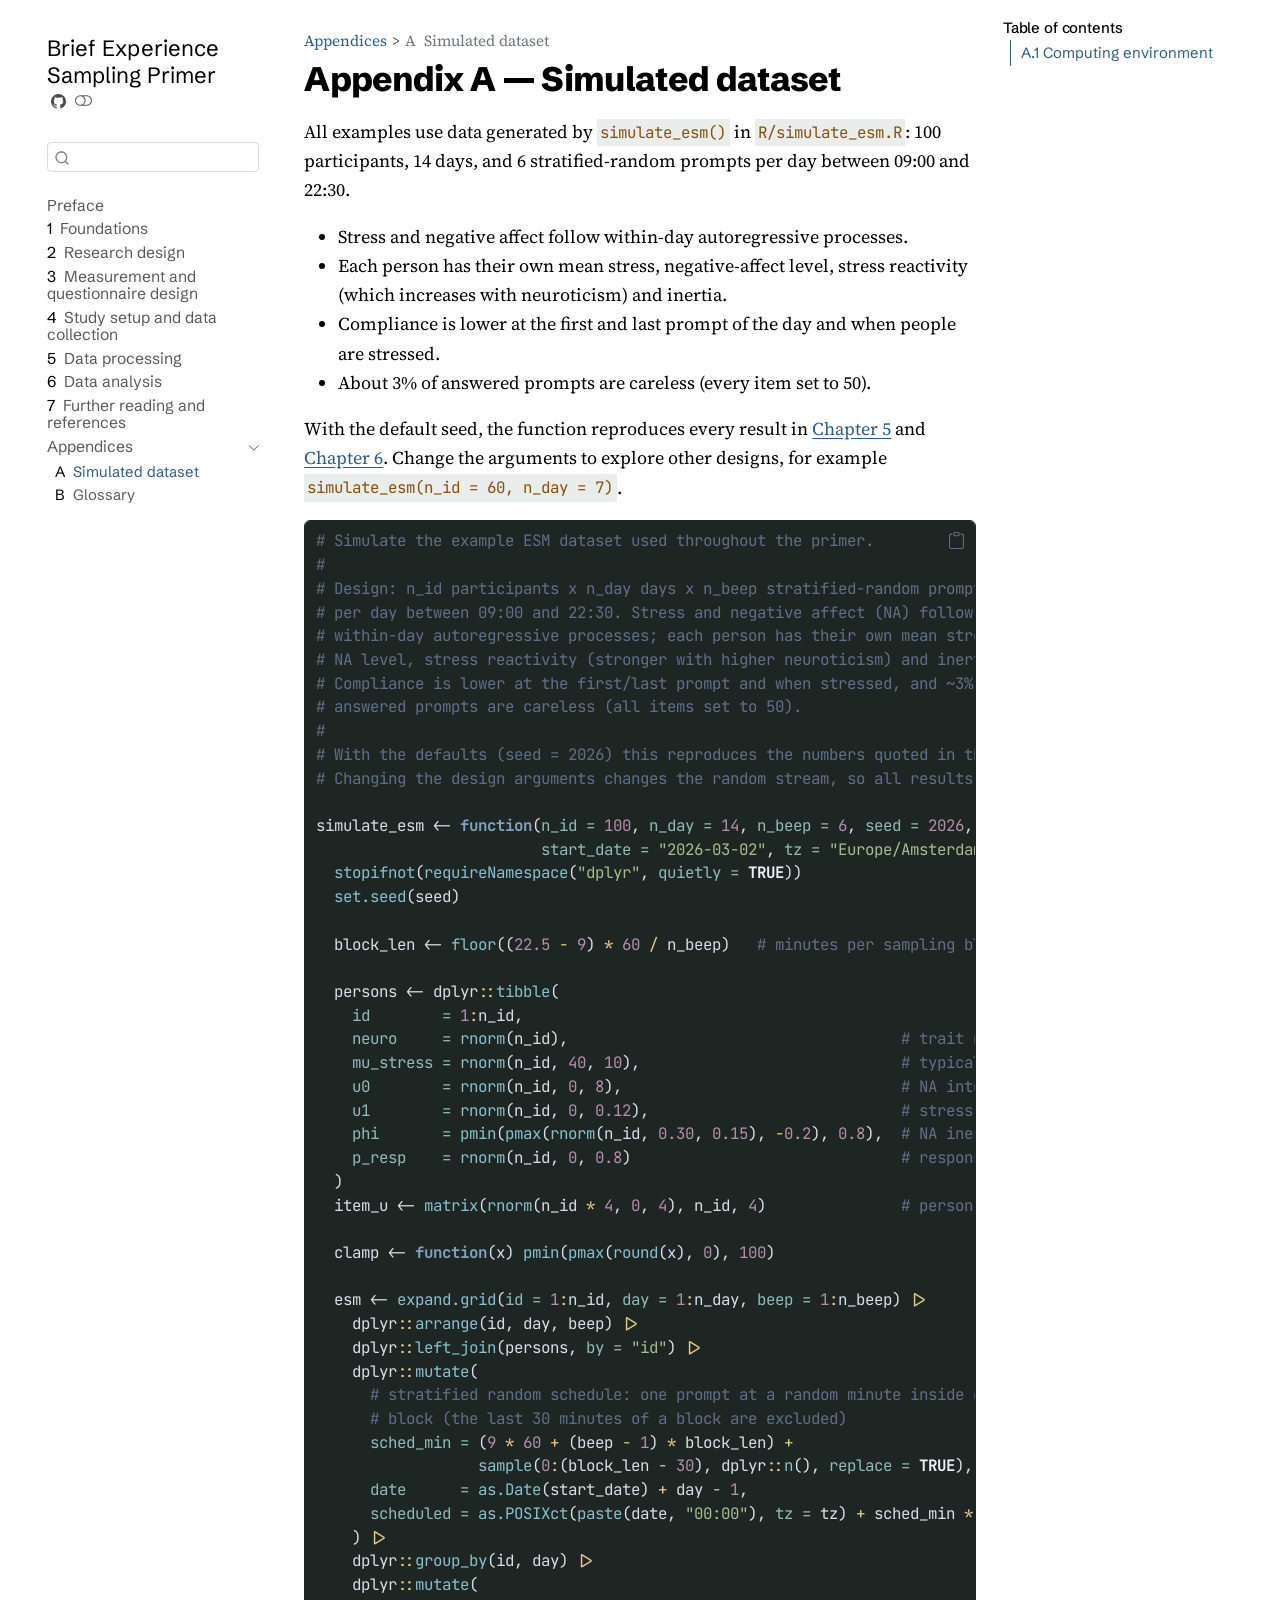
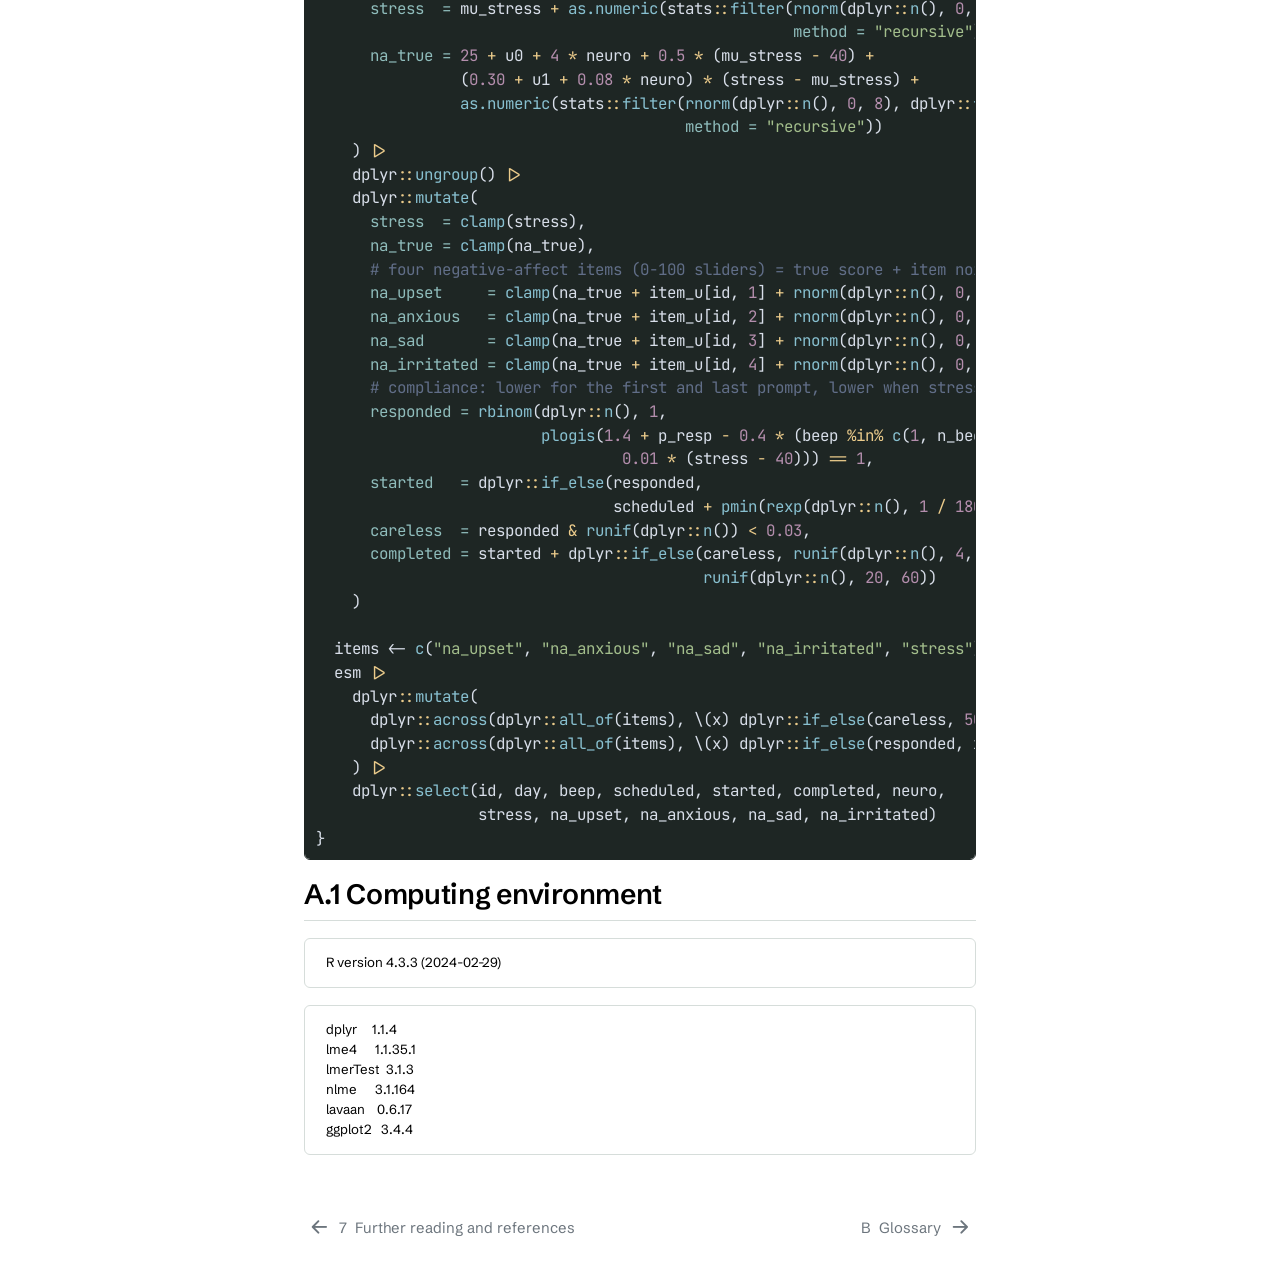
<file: esm-primer/A-simulated-data.html>
<!DOCTYPE html>
<html xmlns="http://www.w3.org/1999/xhtml" lang="en" xml:lang="en"><head>

<meta charset="utf-8">
<meta name="generator" content="quarto-1.9.38">

<meta name="viewport" content="width=device-width, initial-scale=1.0, user-scalable=yes">


<title>Appendix A — Simulated dataset – Brief Experience Sampling Primer</title>
<style>
/* Default styles provided by pandoc.
** See https://pandoc.org/MANUAL.html#variables-for-html for config info.
*/
code{white-space: pre-wrap;}
span.smallcaps{font-variant: small-caps;}
div.columns{display: flex; gap: min(4vw, 1.5em);}
div.column{flex: auto; overflow-x: auto;}
div.hanging-indent{margin-left: 1.5em; text-indent: -1.5em;}
ul.task-list{list-style: none;}
ul.task-list li input[type="checkbox"] {
  width: 0.8em;
  margin: 0 0.8em 0.2em -1em; /* quarto-specific, see https://github.com/quarto-dev/quarto-cli/issues/4556 */ 
  vertical-align: middle;
}
/* CSS for syntax highlighting */
html { -webkit-text-size-adjust: 100%; }
pre > code.sourceCode { white-space: pre; position: relative; }
pre > code.sourceCode > span { display: inline-block; line-height: 1.25; }
pre > code.sourceCode > span:empty { height: 1.2em; }
.sourceCode { overflow: visible; }
code.sourceCode > span { color: inherit; text-decoration: inherit; }
div.sourceCode { margin: 1em 0; }
pre.sourceCode { margin: 0; }
@media screen {
div.sourceCode { overflow: auto; }
}
@media print {
pre > code.sourceCode { white-space: pre-wrap; }
pre > code.sourceCode > span { text-indent: -5em; padding-left: 5em; }
}
pre.numberSource code
  { counter-reset: source-line 0; }
pre.numberSource code > span
  { position: relative; left: -4em; counter-increment: source-line; }
pre.numberSource code > span > a:first-child::before
  { content: counter(source-line);
    position: relative; left: -1em; text-align: right; vertical-align: baseline;
    border: none; display: inline-block;
    -webkit-touch-callout: none; -webkit-user-select: none;
    -khtml-user-select: none; -moz-user-select: none;
    -ms-user-select: none; user-select: none;
    padding: 0 4px; width: 4em;
  }
pre.numberSource { margin-left: 3em;  padding-left: 4px; }
div.sourceCode
  {   }
@media screen {
pre > code.sourceCode > span > a:first-child::before { text-decoration: underline; }
}
</style>


<script src="site_libs/quarto-nav/quarto-nav.js"></script>
<script src="site_libs/quarto-nav/headroom.min.js"></script>
<script src="site_libs/clipboard/clipboard.min.js"></script>
<script src="site_libs/quarto-search/autocomplete.umd.js"></script>
<script src="site_libs/quarto-search/fuse.min.js"></script>
<script src="site_libs/quarto-search/quarto-search.js"></script>
<meta name="quarto:offset" content="./">
<link href="./B-glossary.html" rel="next">
<link href="./08-further-reading.html" rel="prev">
<script src="site_libs/quarto-html/quarto.js" type="module"></script>
<script src="site_libs/quarto-html/tabsets/tabsets.js" type="module"></script>
<script src="site_libs/quarto-html/popper.min.js"></script>
<script src="site_libs/quarto-html/tippy.umd.min.js"></script>
<script src="site_libs/quarto-html/anchor.min.js"></script>
<link href="site_libs/quarto-html/tippy.css" rel="stylesheet">
<link href="site_libs/quarto-html/quarto-syntax-highlighting-b4a6977b0acd68cc64f20a42b22ed96d.css" rel="stylesheet" class="quarto-color-scheme" id="quarto-text-highlighting-styles">
<link href="site_libs/quarto-html/quarto-syntax-highlighting-dark-b4a6977b0acd68cc64f20a42b22ed96d.css" rel="stylesheet" class="quarto-color-scheme quarto-color-alternate" id="quarto-text-highlighting-styles">
<link href="site_libs/quarto-html/quarto-syntax-highlighting-b4a6977b0acd68cc64f20a42b22ed96d.css" rel="stylesheet" class="quarto-color-scheme-extra" id="quarto-text-highlighting-styles">
<script src="site_libs/bootstrap/bootstrap.min.js"></script>
<link href="site_libs/bootstrap/bootstrap-icons.css" rel="stylesheet">
<link href="site_libs/bootstrap/bootstrap-a930c1ea56d3c89e28a32ab090513413.min.css" rel="stylesheet" append-hash="true" class="quarto-color-scheme" id="quarto-bootstrap" data-mode="light">
<link href="site_libs/bootstrap/bootstrap-dark-594e0f838834c2ada8935efbe523737a.min.css" rel="stylesheet" append-hash="true" class="quarto-color-scheme quarto-color-alternate" id="quarto-bootstrap" data-mode="dark">
<link href="site_libs/bootstrap/bootstrap-a930c1ea56d3c89e28a32ab090513413.min.css" rel="stylesheet" append-hash="true" class="quarto-color-scheme-extra" id="quarto-bootstrap" data-mode="light">
<script id="quarto-search-options" type="application/json">{
  "location": "sidebar",
  "copy-button": false,
  "collapse-after": 3,
  "panel-placement": "start",
  "type": "textbox",
  "limit": 50,
  "keyboard-shortcut": [
    "f",
    "/",
    "s"
  ],
  "show-item-context": false,
  "language": {
    "search-no-results-text": "No results",
    "search-matching-documents-text": "matching documents",
    "search-copy-link-title": "Copy link to search",
    "search-hide-matches-text": "Hide additional matches",
    "search-more-match-text": "more match in this document",
    "search-more-matches-text": "more matches in this document",
    "search-clear-button-title": "Clear",
    "search-text-placeholder": "",
    "search-detached-cancel-button-title": "Cancel",
    "search-submit-button-title": "Submit",
    "search-label": "Search"
  }
}</script>


</head>

<body class="nav-sidebar floating quarto-light"><script id="quarto-html-before-body" type="application/javascript">
    const toggleBodyColorMode = (bsSheetEl) => {
      const mode = bsSheetEl.getAttribute("data-mode");
      const bodyEl = window.document.querySelector("body");
      if (mode === "dark") {
        bodyEl.classList.add("quarto-dark");
        bodyEl.classList.remove("quarto-light");
      } else {
        bodyEl.classList.add("quarto-light");
        bodyEl.classList.remove("quarto-dark");
      }
    }
    const toggleBodyColorPrimary = () => {
      const bsSheetEl = window.document.querySelector("link#quarto-bootstrap:not([rel=disabled-stylesheet])");
      if (bsSheetEl) {
        toggleBodyColorMode(bsSheetEl);
      }
    }
    const setColorSchemeToggle = (alternate) => {
      const toggles = window.document.querySelectorAll('.quarto-color-scheme-toggle');
      for (let i=0; i < toggles.length; i++) {
        const toggle = toggles[i];
        if (toggle) {
          if (alternate) {
            toggle.classList.add("alternate");
          } else {
            toggle.classList.remove("alternate");
          }
        }
      }
    };
    const toggleColorMode = (alternate) => {
      // Switch the stylesheets
      const primaryStylesheets = window.document.querySelectorAll('link.quarto-color-scheme:not(.quarto-color-alternate)');
      const alternateStylesheets = window.document.querySelectorAll('link.quarto-color-scheme.quarto-color-alternate');
      manageTransitions('#quarto-margin-sidebar .nav-link', false);
      if (alternate) {
        // note: dark is layered on light, we don't disable primary!
        enableStylesheet(alternateStylesheets);
        for (const sheetNode of alternateStylesheets) {
          if (sheetNode.id === "quarto-bootstrap") {
            toggleBodyColorMode(sheetNode);
          }
        }
      } else {
        disableStylesheet(alternateStylesheets);
        enableStylesheet(primaryStylesheets)
        toggleBodyColorPrimary();
      }
      manageTransitions('#quarto-margin-sidebar .nav-link', true);
      // Switch the toggles
      setColorSchemeToggle(alternate)
      // Hack to workaround the fact that safari doesn't
      // properly recolor the scrollbar when toggling (#1455)
      if (navigator.userAgent.indexOf('Safari') > 0 && navigator.userAgent.indexOf('Chrome') == -1) {
        manageTransitions("body", false);
        window.scrollTo(0, 1);
        setTimeout(() => {
          window.scrollTo(0, 0);
          manageTransitions("body", true);
        }, 40);
      }
    }
    const disableStylesheet = (stylesheets) => {
      for (let i=0; i < stylesheets.length; i++) {
        const stylesheet = stylesheets[i];
        stylesheet.rel = 'disabled-stylesheet';
      }
    }
    const enableStylesheet = (stylesheets) => {
      for (let i=0; i < stylesheets.length; i++) {
        const stylesheet = stylesheets[i];
        if(stylesheet.rel !== 'stylesheet') { // for Chrome, which will still FOUC without this check
          stylesheet.rel = 'stylesheet';
        }
      }
    }
    const manageTransitions = (selector, allowTransitions) => {
      const els = window.document.querySelectorAll(selector);
      for (let i=0; i < els.length; i++) {
        const el = els[i];
        if (allowTransitions) {
          el.classList.remove('notransition');
        } else {
          el.classList.add('notransition');
        }
      }
    }
    const isFileUrl = () => {
      return window.location.protocol === 'file:';
    }
    const hasAlternateSentinel = () => {
      let styleSentinel = getColorSchemeSentinel();
      if (styleSentinel !== null) {
        return styleSentinel === "alternate";
      } else {
        return false;
      }
    }
    const setStyleSentinel = (alternate) => {
      const value = alternate ? "alternate" : "default";
      if (!isFileUrl()) {
        window.localStorage.setItem("quarto-color-scheme", value);
      } else {
        localAlternateSentinel = value;
      }
    }
    const getColorSchemeSentinel = () => {
      if (!isFileUrl()) {
        const storageValue = window.localStorage.getItem("quarto-color-scheme");
        return storageValue != null ? storageValue : localAlternateSentinel;
      } else {
        return localAlternateSentinel;
      }
    }
    const toggleGiscusIfUsed = (isAlternate, darkModeDefault) => {
      const baseTheme = document.querySelector('#giscus-base-theme')?.value ?? 'light';
      const alternateTheme = document.querySelector('#giscus-alt-theme')?.value ?? 'dark';
      let newTheme = '';
      if(authorPrefersDark) {
        newTheme = isAlternate ? baseTheme : alternateTheme;
      } else {
        newTheme = isAlternate ? alternateTheme : baseTheme;
      }
      const changeGiscusTheme = () => {
        // From: https://github.com/giscus/giscus/issues/336
        const sendMessage = (message) => {
          const iframe = document.querySelector('iframe.giscus-frame');
          if (!iframe) return;
          iframe.contentWindow.postMessage({ giscus: message }, 'https://giscus.app');
        }
        sendMessage({
          setConfig: {
            theme: newTheme
          }
        });
      }
      const isGiscussLoaded = window.document.querySelector('iframe.giscus-frame') !== null;
      if (isGiscussLoaded) {
        changeGiscusTheme();
      }
    };
    const authorPrefersDark = false;
    const queryPrefersDark = window.matchMedia('(prefers-color-scheme: dark)');
    const darkModeDefault = queryPrefersDark.matches;
      document.querySelector('link#quarto-text-highlighting-styles.quarto-color-scheme-extra').rel = 'disabled-stylesheet';
      document.querySelector('link#quarto-bootstrap.quarto-color-scheme-extra').rel = 'disabled-stylesheet';
    let localAlternateSentinel = darkModeDefault ? 'alternate' : 'default';
    // Dark / light mode switch
    window.quartoToggleColorScheme = () => {
      // Read the current dark / light value
      let toAlternate = !hasAlternateSentinel();
      toggleColorMode(toAlternate);
      setStyleSentinel(toAlternate);
      toggleGiscusIfUsed(toAlternate, darkModeDefault);
      window.dispatchEvent(new Event('resize'));
    };
    queryPrefersDark.addEventListener("change", e => {
      if(window.localStorage.getItem("quarto-color-scheme") !== null)
        return;
      const alternate = e.matches
      toggleColorMode(alternate);
      localAlternateSentinel = e.matches ? 'alternate' : 'default'; // this is used alongside local storage!
      toggleGiscusIfUsed(alternate, darkModeDefault);
    });
    // Switch to dark mode if need be
    if (hasAlternateSentinel()) {
      toggleColorMode(true);
    } else {
      toggleColorMode(false);
    }
  </script>

<div id="quarto-search-results"></div>
  <header id="quarto-header" class="headroom fixed-top">
  <nav class="quarto-secondary-nav">
    <div class="container-fluid d-flex">
      <button type="button" class="quarto-btn-toggle btn" data-bs-toggle="collapse" role="button" data-bs-target=".quarto-sidebar-collapse-item" aria-controls="quarto-sidebar" aria-expanded="false" aria-label="Toggle sidebar navigation" onclick="if (window.quartoToggleHeadroom) { window.quartoToggleHeadroom(); }">
        <i class="bi bi-layout-text-sidebar-reverse"></i>
      </button>
        <nav class="quarto-page-breadcrumbs" aria-label="breadcrumb"><ol class="breadcrumb"><li class="breadcrumb-item"><a href="./A-simulated-data.html">Appendices</a></li><li class="breadcrumb-item"><a href="./A-simulated-data.html"><span class="chapter-number">A</span>&nbsp; <span class="chapter-title">Simulated dataset</span></a></li></ol></nav>
        <a class="flex-grow-1" role="navigation" data-bs-toggle="collapse" data-bs-target=".quarto-sidebar-collapse-item" aria-controls="quarto-sidebar" aria-expanded="false" aria-label="Toggle sidebar navigation" onclick="if (window.quartoToggleHeadroom) { window.quartoToggleHeadroom(); }">      
        </a>
      <button type="button" class="btn quarto-search-button" aria-label="Search" onclick="window.quartoOpenSearch();">
        <i class="bi bi-search"></i>
      </button>
    </div>
  </nav>
</header>
<!-- content -->
<div id="quarto-content" class="quarto-container page-columns page-rows-contents page-layout-article">
<!-- sidebar -->
  <nav id="quarto-sidebar" class="sidebar collapse collapse-horizontal quarto-sidebar-collapse-item sidebar-navigation floating overflow-auto">
    <div class="pt-lg-2 mt-2 text-left sidebar-header">
    <div class="sidebar-title mb-0 py-0">
      <a href="./">Brief Experience Sampling Primer</a> 
        <div class="sidebar-tools-main">
    <a href="https://github.com/dougaparry/esm-primer" title="Source Code" class="quarto-navigation-tool px-1" aria-label="Source Code"><i class="bi bi-github"></i></a>
  <a href="" class="quarto-color-scheme-toggle quarto-navigation-tool  px-1" onclick="window.quartoToggleColorScheme(); return false;" title="Toggle dark mode"><i class="bi"></i></a>
</div>
    </div>
      </div>
        <div class="mt-2 flex-shrink-0 align-items-center">
        <div class="sidebar-search">
        <div id="quarto-search" class="" title="Search"></div>
        </div>
        </div>
    <div class="sidebar-menu-container"> 
    <ul class="list-unstyled mt-1">
        <li class="sidebar-item">
  <div class="sidebar-item-container"> 
  <a href="./index.html" class="sidebar-item-text sidebar-link">
 <span class="menu-text">Preface</span></a>
  </div>
</li>
        <li class="sidebar-item">
  <div class="sidebar-item-container"> 
  <a href="./01-foundations.html" class="sidebar-item-text sidebar-link">
 <span class="menu-text"><span class="chapter-number">1</span>&nbsp; <span class="chapter-title">Foundations</span></span></a>
  </div>
</li>
        <li class="sidebar-item">
  <div class="sidebar-item-container"> 
  <a href="./02-design.html" class="sidebar-item-text sidebar-link">
 <span class="menu-text"><span class="chapter-number">2</span>&nbsp; <span class="chapter-title">Research design</span></span></a>
  </div>
</li>
        <li class="sidebar-item">
  <div class="sidebar-item-container"> 
  <a href="./03-measurement.html" class="sidebar-item-text sidebar-link">
 <span class="menu-text"><span class="chapter-number">3</span>&nbsp; <span class="chapter-title">Measurement and questionnaire design</span></span></a>
  </div>
</li>
        <li class="sidebar-item">
  <div class="sidebar-item-container"> 
  <a href="./04-collection.html" class="sidebar-item-text sidebar-link">
 <span class="menu-text"><span class="chapter-number">4</span>&nbsp; <span class="chapter-title">Study setup and data collection</span></span></a>
  </div>
</li>
        <li class="sidebar-item">
  <div class="sidebar-item-container"> 
  <a href="./05-processing.html" class="sidebar-item-text sidebar-link">
 <span class="menu-text"><span class="chapter-number">5</span>&nbsp; <span class="chapter-title">Data processing</span></span></a>
  </div>
</li>
        <li class="sidebar-item">
  <div class="sidebar-item-container"> 
  <a href="./06-analysis.html" class="sidebar-item-text sidebar-link">
 <span class="menu-text"><span class="chapter-number">6</span>&nbsp; <span class="chapter-title">Data analysis</span></span></a>
  </div>
</li>
        <li class="sidebar-item">
  <div class="sidebar-item-container"> 
  <a href="./08-further-reading.html" class="sidebar-item-text sidebar-link">
 <span class="menu-text"><span class="chapter-number">7</span>&nbsp; <span class="chapter-title">Further reading and references</span></span></a>
  </div>
</li>
        <li class="sidebar-item sidebar-item-section">
      <div class="sidebar-item-container"> 
            <a class="sidebar-item-text sidebar-link text-start" data-bs-toggle="collapse" data-bs-target="#quarto-sidebar-section-1" role="navigation" aria-expanded="true">
 <span class="menu-text">Appendices</span></a>
          <a class="sidebar-item-toggle text-start" data-bs-toggle="collapse" data-bs-target="#quarto-sidebar-section-1" role="navigation" aria-expanded="true" aria-label="Toggle section">
            <i class="bi bi-chevron-right ms-2"></i>
          </a> 
      </div>
      <ul id="quarto-sidebar-section-1" class="collapse list-unstyled sidebar-section depth1 show">  
          <li class="sidebar-item">
  <div class="sidebar-item-container"> 
  <a href="./A-simulated-data.html" class="sidebar-item-text sidebar-link active">
 <span class="menu-text"><span class="chapter-number">A</span>&nbsp; <span class="chapter-title">Simulated dataset</span></span></a>
  </div>
</li>
          <li class="sidebar-item">
  <div class="sidebar-item-container"> 
  <a href="./B-glossary.html" class="sidebar-item-text sidebar-link">
 <span class="menu-text"><span class="chapter-number">B</span>&nbsp; <span class="chapter-title">Glossary</span></span></a>
  </div>
</li>
      </ul>
  </li>
    </ul>
    </div>
</nav>
<div id="quarto-sidebar-glass" class="quarto-sidebar-collapse-item" data-bs-toggle="collapse" data-bs-target=".quarto-sidebar-collapse-item"></div>
<!-- margin-sidebar -->
    <div id="quarto-margin-sidebar" class="sidebar margin-sidebar">
        <nav id="TOC" role="doc-toc" class="toc-active">
    <h2 id="toc-title">Table of contents</h2>
   
  <ul>
  <li><a href="#computing-environment" id="toc-computing-environment" class="nav-link active" data-scroll-target="#computing-environment"><span class="header-section-number">A.1</span> Computing environment</a></li>
  </ul>
</nav>
    </div>
<!-- main -->
<main class="content" id="quarto-document-content">


<header id="title-block-header" class="quarto-title-block default"><nav class="quarto-page-breadcrumbs quarto-title-breadcrumbs d-none d-lg-block" aria-label="breadcrumb"><ol class="breadcrumb"><li class="breadcrumb-item"><a href="./A-simulated-data.html">Appendices</a></li><li class="breadcrumb-item"><a href="./A-simulated-data.html"><span class="chapter-number">A</span>&nbsp; <span class="chapter-title">Simulated dataset</span></a></li></ol></nav>
<div class="quarto-title">
<h1 class="title"><span id="sec-appendix" class="quarto-section-identifier">Appendix A — Simulated dataset</span></h1>
</div>



<div class="quarto-title-meta">

    
  
    
  </div>
  


</header>


<p>All examples use data generated by <code>simulate_esm()</code> in <code>R/simulate_esm.R</code>: 100 participants, 14 days, and 6 stratified-random prompts per day between 09:00 and 22:30.</p>
<ul>
<li>Stress and negative affect follow within-day autoregressive processes.</li>
<li>Each person has their own mean stress, negative-affect level, stress reactivity (which increases with neuroticism) and inertia.</li>
<li>Compliance is lower at the first and last prompt of the day and when people are stressed.</li>
<li>About 3% of answered prompts are careless (every item set to 50).</li>
</ul>
<p>With the default seed, the function reproduces every result in <a href="05-processing.html" class="quarto-xref"><span>Chapter 5</span></a> and <a href="06-analysis.html" class="quarto-xref"><span>Chapter 6</span></a>. Change the arguments to explore other designs, for example <code>simulate_esm(n_id = 60, n_day = 7)</code>.</p>
<div class="cell">
<div class="code-copy-outer-scaffold"><div class="sourceCode cell-code" id="cb1"><pre class="sourceCode r code-with-copy"><code class="sourceCode r"><span id="cb1-1"><a href="#cb1-1" aria-hidden="true" tabindex="-1"></a><span class="co"># Simulate the example ESM dataset used throughout the primer.</span></span>
<span id="cb1-2"><a href="#cb1-2" aria-hidden="true" tabindex="-1"></a><span class="co">#</span></span>
<span id="cb1-3"><a href="#cb1-3" aria-hidden="true" tabindex="-1"></a><span class="co"># Design: n_id participants x n_day days x n_beep stratified-random prompts</span></span>
<span id="cb1-4"><a href="#cb1-4" aria-hidden="true" tabindex="-1"></a><span class="co"># per day between 09:00 and 22:30. Stress and negative affect (NA) follow</span></span>
<span id="cb1-5"><a href="#cb1-5" aria-hidden="true" tabindex="-1"></a><span class="co"># within-day autoregressive processes; each person has their own mean stress,</span></span>
<span id="cb1-6"><a href="#cb1-6" aria-hidden="true" tabindex="-1"></a><span class="co"># NA level, stress reactivity (stronger with higher neuroticism) and inertia.</span></span>
<span id="cb1-7"><a href="#cb1-7" aria-hidden="true" tabindex="-1"></a><span class="co"># Compliance is lower at the first/last prompt and when stressed, and ~3% of</span></span>
<span id="cb1-8"><a href="#cb1-8" aria-hidden="true" tabindex="-1"></a><span class="co"># answered prompts are careless (all items set to 50).</span></span>
<span id="cb1-9"><a href="#cb1-9" aria-hidden="true" tabindex="-1"></a><span class="co">#</span></span>
<span id="cb1-10"><a href="#cb1-10" aria-hidden="true" tabindex="-1"></a><span class="co"># With the defaults (seed = 2026) this reproduces the numbers quoted in the text.</span></span>
<span id="cb1-11"><a href="#cb1-11" aria-hidden="true" tabindex="-1"></a><span class="co"># Changing the design arguments changes the random stream, so all results change.</span></span>
<span id="cb1-12"><a href="#cb1-12" aria-hidden="true" tabindex="-1"></a></span>
<span id="cb1-13"><a href="#cb1-13" aria-hidden="true" tabindex="-1"></a>simulate_esm <span class="ot">&lt;-</span> <span class="cf">function</span>(<span class="at">n_id =</span> <span class="dv">100</span>, <span class="at">n_day =</span> <span class="dv">14</span>, <span class="at">n_beep =</span> <span class="dv">6</span>, <span class="at">seed =</span> <span class="dv">2026</span>,</span>
<span id="cb1-14"><a href="#cb1-14" aria-hidden="true" tabindex="-1"></a>                         <span class="at">start_date =</span> <span class="st">"2026-03-02"</span>, <span class="at">tz =</span> <span class="st">"Europe/Amsterdam"</span>) {</span>
<span id="cb1-15"><a href="#cb1-15" aria-hidden="true" tabindex="-1"></a>  <span class="fu">stopifnot</span>(<span class="fu">requireNamespace</span>(<span class="st">"dplyr"</span>, <span class="at">quietly =</span> <span class="cn">TRUE</span>))</span>
<span id="cb1-16"><a href="#cb1-16" aria-hidden="true" tabindex="-1"></a>  <span class="fu">set.seed</span>(seed)</span>
<span id="cb1-17"><a href="#cb1-17" aria-hidden="true" tabindex="-1"></a></span>
<span id="cb1-18"><a href="#cb1-18" aria-hidden="true" tabindex="-1"></a>  block_len <span class="ot">&lt;-</span> <span class="fu">floor</span>((<span class="fl">22.5</span> <span class="sc">-</span> <span class="dv">9</span>) <span class="sc">*</span> <span class="dv">60</span> <span class="sc">/</span> n_beep)   <span class="co"># minutes per sampling block</span></span>
<span id="cb1-19"><a href="#cb1-19" aria-hidden="true" tabindex="-1"></a></span>
<span id="cb1-20"><a href="#cb1-20" aria-hidden="true" tabindex="-1"></a>  persons <span class="ot">&lt;-</span> dplyr<span class="sc">::</span><span class="fu">tibble</span>(</span>
<span id="cb1-21"><a href="#cb1-21" aria-hidden="true" tabindex="-1"></a>    <span class="at">id        =</span> <span class="dv">1</span><span class="sc">:</span>n_id,</span>
<span id="cb1-22"><a href="#cb1-22" aria-hidden="true" tabindex="-1"></a>    <span class="at">neuro     =</span> <span class="fu">rnorm</span>(n_id),                                     <span class="co"># trait neuroticism (z)</span></span>
<span id="cb1-23"><a href="#cb1-23" aria-hidden="true" tabindex="-1"></a>    <span class="at">mu_stress =</span> <span class="fu">rnorm</span>(n_id, <span class="dv">40</span>, <span class="dv">10</span>),                             <span class="co"># typical stress (0-100)</span></span>
<span id="cb1-24"><a href="#cb1-24" aria-hidden="true" tabindex="-1"></a>    <span class="at">u0        =</span> <span class="fu">rnorm</span>(n_id, <span class="dv">0</span>, <span class="dv">8</span>),                               <span class="co"># NA intercept deviation</span></span>
<span id="cb1-25"><a href="#cb1-25" aria-hidden="true" tabindex="-1"></a>    <span class="at">u1        =</span> <span class="fu">rnorm</span>(n_id, <span class="dv">0</span>, <span class="fl">0.12</span>),                            <span class="co"># stress-slope deviation</span></span>
<span id="cb1-26"><a href="#cb1-26" aria-hidden="true" tabindex="-1"></a>    <span class="at">phi       =</span> <span class="fu">pmin</span>(<span class="fu">pmax</span>(<span class="fu">rnorm</span>(n_id, <span class="fl">0.30</span>, <span class="fl">0.15</span>), <span class="sc">-</span><span class="fl">0.2</span>), <span class="fl">0.8</span>),  <span class="co"># NA inertia</span></span>
<span id="cb1-27"><a href="#cb1-27" aria-hidden="true" tabindex="-1"></a>    <span class="at">p_resp    =</span> <span class="fu">rnorm</span>(n_id, <span class="dv">0</span>, <span class="fl">0.8</span>)                              <span class="co"># response propensity (logit)</span></span>
<span id="cb1-28"><a href="#cb1-28" aria-hidden="true" tabindex="-1"></a>  )</span>
<span id="cb1-29"><a href="#cb1-29" aria-hidden="true" tabindex="-1"></a>  item_u <span class="ot">&lt;-</span> <span class="fu">matrix</span>(<span class="fu">rnorm</span>(n_id <span class="sc">*</span> <span class="dv">4</span>, <span class="dv">0</span>, <span class="dv">4</span>), n_id, <span class="dv">4</span>)               <span class="co"># person-specific item offsets</span></span>
<span id="cb1-30"><a href="#cb1-30" aria-hidden="true" tabindex="-1"></a></span>
<span id="cb1-31"><a href="#cb1-31" aria-hidden="true" tabindex="-1"></a>  clamp <span class="ot">&lt;-</span> <span class="cf">function</span>(x) <span class="fu">pmin</span>(<span class="fu">pmax</span>(<span class="fu">round</span>(x), <span class="dv">0</span>), <span class="dv">100</span>)</span>
<span id="cb1-32"><a href="#cb1-32" aria-hidden="true" tabindex="-1"></a></span>
<span id="cb1-33"><a href="#cb1-33" aria-hidden="true" tabindex="-1"></a>  esm <span class="ot">&lt;-</span> <span class="fu">expand.grid</span>(<span class="at">id =</span> <span class="dv">1</span><span class="sc">:</span>n_id, <span class="at">day =</span> <span class="dv">1</span><span class="sc">:</span>n_day, <span class="at">beep =</span> <span class="dv">1</span><span class="sc">:</span>n_beep) <span class="sc">|&gt;</span></span>
<span id="cb1-34"><a href="#cb1-34" aria-hidden="true" tabindex="-1"></a>    dplyr<span class="sc">::</span><span class="fu">arrange</span>(id, day, beep) <span class="sc">|&gt;</span></span>
<span id="cb1-35"><a href="#cb1-35" aria-hidden="true" tabindex="-1"></a>    dplyr<span class="sc">::</span><span class="fu">left_join</span>(persons, <span class="at">by =</span> <span class="st">"id"</span>) <span class="sc">|&gt;</span></span>
<span id="cb1-36"><a href="#cb1-36" aria-hidden="true" tabindex="-1"></a>    dplyr<span class="sc">::</span><span class="fu">mutate</span>(</span>
<span id="cb1-37"><a href="#cb1-37" aria-hidden="true" tabindex="-1"></a>      <span class="co"># stratified random schedule: one prompt at a random minute inside each</span></span>
<span id="cb1-38"><a href="#cb1-38" aria-hidden="true" tabindex="-1"></a>      <span class="co"># block (the last 30 minutes of a block are excluded)</span></span>
<span id="cb1-39"><a href="#cb1-39" aria-hidden="true" tabindex="-1"></a>      <span class="at">sched_min =</span> (<span class="dv">9</span> <span class="sc">*</span> <span class="dv">60</span> <span class="sc">+</span> (beep <span class="sc">-</span> <span class="dv">1</span>) <span class="sc">*</span> block_len) <span class="sc">+</span></span>
<span id="cb1-40"><a href="#cb1-40" aria-hidden="true" tabindex="-1"></a>                  <span class="fu">sample</span>(<span class="dv">0</span><span class="sc">:</span>(block_len <span class="sc">-</span> <span class="dv">30</span>), dplyr<span class="sc">::</span><span class="fu">n</span>(), <span class="at">replace =</span> <span class="cn">TRUE</span>),</span>
<span id="cb1-41"><a href="#cb1-41" aria-hidden="true" tabindex="-1"></a>      <span class="at">date      =</span> <span class="fu">as.Date</span>(start_date) <span class="sc">+</span> day <span class="sc">-</span> <span class="dv">1</span>,</span>
<span id="cb1-42"><a href="#cb1-42" aria-hidden="true" tabindex="-1"></a>      <span class="at">scheduled =</span> <span class="fu">as.POSIXct</span>(<span class="fu">paste</span>(date, <span class="st">"00:00"</span>), <span class="at">tz =</span> tz) <span class="sc">+</span> sched_min <span class="sc">*</span> <span class="dv">60</span></span>
<span id="cb1-43"><a href="#cb1-43" aria-hidden="true" tabindex="-1"></a>    ) <span class="sc">|&gt;</span></span>
<span id="cb1-44"><a href="#cb1-44" aria-hidden="true" tabindex="-1"></a>    dplyr<span class="sc">::</span><span class="fu">group_by</span>(id, day) <span class="sc">|&gt;</span></span>
<span id="cb1-45"><a href="#cb1-45" aria-hidden="true" tabindex="-1"></a>    dplyr<span class="sc">::</span><span class="fu">mutate</span>(</span>
<span id="cb1-46"><a href="#cb1-46" aria-hidden="true" tabindex="-1"></a>      <span class="at">stress  =</span> mu_stress <span class="sc">+</span> <span class="fu">as.numeric</span>(stats<span class="sc">::</span><span class="fu">filter</span>(<span class="fu">rnorm</span>(dplyr<span class="sc">::</span><span class="fu">n</span>(), <span class="dv">0</span>, <span class="dv">12</span>), <span class="fl">0.3</span>,</span>
<span id="cb1-47"><a href="#cb1-47" aria-hidden="true" tabindex="-1"></a>                                                     <span class="at">method =</span> <span class="st">"recursive"</span>)),</span>
<span id="cb1-48"><a href="#cb1-48" aria-hidden="true" tabindex="-1"></a>      <span class="at">na_true =</span> <span class="dv">25</span> <span class="sc">+</span> u0 <span class="sc">+</span> <span class="dv">4</span> <span class="sc">*</span> neuro <span class="sc">+</span> <span class="fl">0.5</span> <span class="sc">*</span> (mu_stress <span class="sc">-</span> <span class="dv">40</span>) <span class="sc">+</span></span>
<span id="cb1-49"><a href="#cb1-49" aria-hidden="true" tabindex="-1"></a>                (<span class="fl">0.30</span> <span class="sc">+</span> u1 <span class="sc">+</span> <span class="fl">0.08</span> <span class="sc">*</span> neuro) <span class="sc">*</span> (stress <span class="sc">-</span> mu_stress) <span class="sc">+</span></span>
<span id="cb1-50"><a href="#cb1-50" aria-hidden="true" tabindex="-1"></a>                <span class="fu">as.numeric</span>(stats<span class="sc">::</span><span class="fu">filter</span>(<span class="fu">rnorm</span>(dplyr<span class="sc">::</span><span class="fu">n</span>(), <span class="dv">0</span>, <span class="dv">8</span>), dplyr<span class="sc">::</span><span class="fu">first</span>(phi),</span>
<span id="cb1-51"><a href="#cb1-51" aria-hidden="true" tabindex="-1"></a>                                         <span class="at">method =</span> <span class="st">"recursive"</span>))</span>
<span id="cb1-52"><a href="#cb1-52" aria-hidden="true" tabindex="-1"></a>    ) <span class="sc">|&gt;</span></span>
<span id="cb1-53"><a href="#cb1-53" aria-hidden="true" tabindex="-1"></a>    dplyr<span class="sc">::</span><span class="fu">ungroup</span>() <span class="sc">|&gt;</span></span>
<span id="cb1-54"><a href="#cb1-54" aria-hidden="true" tabindex="-1"></a>    dplyr<span class="sc">::</span><span class="fu">mutate</span>(</span>
<span id="cb1-55"><a href="#cb1-55" aria-hidden="true" tabindex="-1"></a>      <span class="at">stress  =</span> <span class="fu">clamp</span>(stress),</span>
<span id="cb1-56"><a href="#cb1-56" aria-hidden="true" tabindex="-1"></a>      <span class="at">na_true =</span> <span class="fu">clamp</span>(na_true),</span>
<span id="cb1-57"><a href="#cb1-57" aria-hidden="true" tabindex="-1"></a>      <span class="co"># four negative-affect items (0-100 sliders) = true score + item noise</span></span>
<span id="cb1-58"><a href="#cb1-58" aria-hidden="true" tabindex="-1"></a>      <span class="at">na_upset     =</span> <span class="fu">clamp</span>(na_true <span class="sc">+</span> item_u[id, <span class="dv">1</span>] <span class="sc">+</span> <span class="fu">rnorm</span>(dplyr<span class="sc">::</span><span class="fu">n</span>(), <span class="dv">0</span>, <span class="dv">8</span>)),</span>
<span id="cb1-59"><a href="#cb1-59" aria-hidden="true" tabindex="-1"></a>      <span class="at">na_anxious   =</span> <span class="fu">clamp</span>(na_true <span class="sc">+</span> item_u[id, <span class="dv">2</span>] <span class="sc">+</span> <span class="fu">rnorm</span>(dplyr<span class="sc">::</span><span class="fu">n</span>(), <span class="dv">0</span>, <span class="dv">8</span>)),</span>
<span id="cb1-60"><a href="#cb1-60" aria-hidden="true" tabindex="-1"></a>      <span class="at">na_sad       =</span> <span class="fu">clamp</span>(na_true <span class="sc">+</span> item_u[id, <span class="dv">3</span>] <span class="sc">+</span> <span class="fu">rnorm</span>(dplyr<span class="sc">::</span><span class="fu">n</span>(), <span class="dv">0</span>, <span class="dv">8</span>)),</span>
<span id="cb1-61"><a href="#cb1-61" aria-hidden="true" tabindex="-1"></a>      <span class="at">na_irritated =</span> <span class="fu">clamp</span>(na_true <span class="sc">+</span> item_u[id, <span class="dv">4</span>] <span class="sc">+</span> <span class="fu">rnorm</span>(dplyr<span class="sc">::</span><span class="fu">n</span>(), <span class="dv">0</span>, <span class="dv">8</span>)),</span>
<span id="cb1-62"><a href="#cb1-62" aria-hidden="true" tabindex="-1"></a>      <span class="co"># compliance: lower for the first and last prompt, lower when stressed</span></span>
<span id="cb1-63"><a href="#cb1-63" aria-hidden="true" tabindex="-1"></a>      <span class="at">responded =</span> <span class="fu">rbinom</span>(dplyr<span class="sc">::</span><span class="fu">n</span>(), <span class="dv">1</span>,</span>
<span id="cb1-64"><a href="#cb1-64" aria-hidden="true" tabindex="-1"></a>                         <span class="fu">plogis</span>(<span class="fl">1.4</span> <span class="sc">+</span> p_resp <span class="sc">-</span> <span class="fl">0.4</span> <span class="sc">*</span> (beep <span class="sc">%in%</span> <span class="fu">c</span>(<span class="dv">1</span>, n_beep)) <span class="sc">-</span></span>
<span id="cb1-65"><a href="#cb1-65" aria-hidden="true" tabindex="-1"></a>                                  <span class="fl">0.01</span> <span class="sc">*</span> (stress <span class="sc">-</span> <span class="dv">40</span>))) <span class="sc">==</span> <span class="dv">1</span>,</span>
<span id="cb1-66"><a href="#cb1-66" aria-hidden="true" tabindex="-1"></a>      <span class="at">started   =</span> dplyr<span class="sc">::</span><span class="fu">if_else</span>(responded,</span>
<span id="cb1-67"><a href="#cb1-67" aria-hidden="true" tabindex="-1"></a>                                 scheduled <span class="sc">+</span> <span class="fu">pmin</span>(<span class="fu">rexp</span>(dplyr<span class="sc">::</span><span class="fu">n</span>(), <span class="dv">1</span> <span class="sc">/</span> <span class="dv">180</span>), <span class="dv">900</span>), <span class="cn">NA</span>),</span>
<span id="cb1-68"><a href="#cb1-68" aria-hidden="true" tabindex="-1"></a>      <span class="at">careless  =</span> responded <span class="sc">&amp;</span> <span class="fu">runif</span>(dplyr<span class="sc">::</span><span class="fu">n</span>()) <span class="sc">&lt;</span> <span class="fl">0.03</span>,</span>
<span id="cb1-69"><a href="#cb1-69" aria-hidden="true" tabindex="-1"></a>      <span class="at">completed =</span> started <span class="sc">+</span> dplyr<span class="sc">::</span><span class="fu">if_else</span>(careless, <span class="fu">runif</span>(dplyr<span class="sc">::</span><span class="fu">n</span>(), <span class="dv">4</span>, <span class="dv">8</span>),</span>
<span id="cb1-70"><a href="#cb1-70" aria-hidden="true" tabindex="-1"></a>                                           <span class="fu">runif</span>(dplyr<span class="sc">::</span><span class="fu">n</span>(), <span class="dv">20</span>, <span class="dv">60</span>))</span>
<span id="cb1-71"><a href="#cb1-71" aria-hidden="true" tabindex="-1"></a>    )</span>
<span id="cb1-72"><a href="#cb1-72" aria-hidden="true" tabindex="-1"></a></span>
<span id="cb1-73"><a href="#cb1-73" aria-hidden="true" tabindex="-1"></a>  items <span class="ot">&lt;-</span> <span class="fu">c</span>(<span class="st">"na_upset"</span>, <span class="st">"na_anxious"</span>, <span class="st">"na_sad"</span>, <span class="st">"na_irritated"</span>, <span class="st">"stress"</span>)</span>
<span id="cb1-74"><a href="#cb1-74" aria-hidden="true" tabindex="-1"></a>  esm <span class="sc">|&gt;</span></span>
<span id="cb1-75"><a href="#cb1-75" aria-hidden="true" tabindex="-1"></a>    dplyr<span class="sc">::</span><span class="fu">mutate</span>(</span>
<span id="cb1-76"><a href="#cb1-76" aria-hidden="true" tabindex="-1"></a>      dplyr<span class="sc">::</span><span class="fu">across</span>(dplyr<span class="sc">::</span><span class="fu">all_of</span>(items), \(x) dplyr<span class="sc">::</span><span class="fu">if_else</span>(careless, <span class="dv">50</span>, x)),</span>
<span id="cb1-77"><a href="#cb1-77" aria-hidden="true" tabindex="-1"></a>      dplyr<span class="sc">::</span><span class="fu">across</span>(dplyr<span class="sc">::</span><span class="fu">all_of</span>(items), \(x) dplyr<span class="sc">::</span><span class="fu">if_else</span>(responded, x, <span class="cn">NA</span>))</span>
<span id="cb1-78"><a href="#cb1-78" aria-hidden="true" tabindex="-1"></a>    ) <span class="sc">|&gt;</span></span>
<span id="cb1-79"><a href="#cb1-79" aria-hidden="true" tabindex="-1"></a>    dplyr<span class="sc">::</span><span class="fu">select</span>(id, day, beep, scheduled, started, completed, neuro,</span>
<span id="cb1-80"><a href="#cb1-80" aria-hidden="true" tabindex="-1"></a>                  stress, na_upset, na_anxious, na_sad, na_irritated)</span>
<span id="cb1-81"><a href="#cb1-81" aria-hidden="true" tabindex="-1"></a>}</span></code></pre></div><button title="Copy to Clipboard" class="code-copy-button"><i class="bi"></i></button></div>
</div>
<section id="computing-environment" class="level2" data-number="A.1">
<h2 data-number="A.1" class="anchored" data-anchor-id="computing-environment"><span class="header-section-number">A.1</span> Computing environment</h2>
<div class="cell">
<div class="cell-output cell-output-stdout">
<pre><code>R version 4.3.3 (2024-02-29) </code></pre>
</div>
<div class="cell-output cell-output-stdout">
<pre><code>dplyr     1.1.4
lme4      1.1.35.1
lmerTest  3.1.3
nlme      3.1.164
lavaan    0.6.17
ggplot2   3.4.4</code></pre>
</div>
</div>


</section>

</main> <!-- /main -->
<script id="quarto-html-after-body" type="application/javascript">
  window.document.addEventListener("DOMContentLoaded", function (event) {
    // Ensure there is a toggle, if there isn't float one in the top right
    if (window.document.querySelector('.quarto-color-scheme-toggle') === null) {
      const a = window.document.createElement('a');
      a.classList.add('top-right');
      a.classList.add('quarto-color-scheme-toggle');
      a.href = "";
      a.onclick = function() { try { window.quartoToggleColorScheme(); } catch {} return false; };
      const i = window.document.createElement("i");
      i.classList.add('bi');
      a.appendChild(i);
      window.document.body.appendChild(a);
    }
    setColorSchemeToggle(hasAlternateSentinel())
    const icon = "";
    const anchorJS = new window.AnchorJS();
    anchorJS.options = {
      placement: 'right',
      icon: icon
    };
    anchorJS.add('.anchored');
    const isCodeAnnotation = (el) => {
      for (const clz of el.classList) {
        if (clz.startsWith('code-annotation-')) {                     
          return true;
        }
      }
      return false;
    }
    const onCopySuccess = function(e) {
      // button target
      const button = e.trigger;
      // don't keep focus
      button.blur();
      // flash "checked"
      button.classList.add('code-copy-button-checked');
      var currentTitle = button.getAttribute("title");
      button.setAttribute("title", "Copied!");
      let tooltip;
      if (window.bootstrap) {
        button.setAttribute("data-bs-toggle", "tooltip");
        button.setAttribute("data-bs-placement", "left");
        button.setAttribute("data-bs-title", "Copied!");
        tooltip = new bootstrap.Tooltip(button, 
          { trigger: "manual", 
            customClass: "code-copy-button-tooltip",
            offset: [0, -8]});
        tooltip.show();    
      }
      setTimeout(function() {
        if (tooltip) {
          tooltip.hide();
          button.removeAttribute("data-bs-title");
          button.removeAttribute("data-bs-toggle");
          button.removeAttribute("data-bs-placement");
        }
        button.setAttribute("title", currentTitle);
        button.classList.remove('code-copy-button-checked');
      }, 1000);
      // clear code selection
      e.clearSelection();
    }
    const getTextToCopy = function(trigger) {
      const outerScaffold = trigger.parentElement.cloneNode(true);
      const codeEl = outerScaffold.querySelector('code');
      for (const childEl of codeEl.children) {
        if (isCodeAnnotation(childEl)) {
          childEl.remove();
        }
      }
      return codeEl.innerText;
    }
    const clipboard = new window.ClipboardJS('.code-copy-button:not([data-in-quarto-modal])', {
      text: getTextToCopy
    });
    clipboard.on('success', onCopySuccess);
    if (window.document.getElementById('quarto-embedded-source-code-modal')) {
      const clipboardModal = new window.ClipboardJS('.code-copy-button[data-in-quarto-modal]', {
        text: getTextToCopy,
        container: window.document.getElementById('quarto-embedded-source-code-modal')
      });
      clipboardModal.on('success', onCopySuccess);
    }
      var localhostRegex = new RegExp(/^(?:http|https):\/\/localhost\:?[0-9]*\//);
      var mailtoRegex = new RegExp(/^mailto:/);
        var filterRegex = new RegExp('/' + window.location.host + '/');
      var isInternal = (href) => {
          return filterRegex.test(href) || localhostRegex.test(href) || mailtoRegex.test(href);
      }
      // Inspect non-navigation links and adorn them if external
     var links = window.document.querySelectorAll('a[href]:not(.nav-link):not(.navbar-brand):not(.toc-action):not(.sidebar-link):not(.sidebar-item-toggle):not(.pagination-link):not(.no-external):not([aria-hidden]):not(.dropdown-item):not(.quarto-navigation-tool):not(.about-link)');
      for (var i=0; i<links.length; i++) {
        const link = links[i];
        if (!isInternal(link.href)) {
          // undo the damage that might have been done by quarto-nav.js in the case of
          // links that we want to consider external
          if (link.dataset.originalHref !== undefined) {
            link.href = link.dataset.originalHref;
          }
            // target, if specified
            link.setAttribute("target", "_blank");
            if (link.getAttribute("rel") === null) {
              link.setAttribute("rel", "noopener");
            }
        }
      }
    function tippyHover(el, contentFn, onTriggerFn, onUntriggerFn) {
      const config = {
        allowHTML: true,
        maxWidth: 500,
        delay: 100,
        arrow: false,
        appendTo: function(el) {
            return el.parentElement;
        },
        interactive: true,
        interactiveBorder: 10,
        theme: 'quarto',
        placement: 'bottom-start',
      };
      if (contentFn) {
        config.content = contentFn;
      }
      if (onTriggerFn) {
        config.onTrigger = onTriggerFn;
      }
      if (onUntriggerFn) {
        config.onUntrigger = onUntriggerFn;
      }
      window.tippy(el, config); 
    }
    const noterefs = window.document.querySelectorAll('a[role="doc-noteref"]');
    for (var i=0; i<noterefs.length; i++) {
      const ref = noterefs[i];
      tippyHover(ref, function() {
        // use id or data attribute instead here
        let href = ref.getAttribute('data-footnote-href') || ref.getAttribute('href');
        try { href = new URL(href).hash; } catch {}
        const id = href.replace(/^#\/?/, "");
        const note = window.document.getElementById(id);
        if (note) {
          return note.innerHTML;
        } else {
          return "";
        }
      });
    }
    const xrefs = window.document.querySelectorAll('a.quarto-xref');
    const processXRef = (id, note) => {
      // Strip column container classes
      const stripColumnClz = (el) => {
        el.classList.remove("page-full", "page-columns");
        if (el.children) {
          for (const child of el.children) {
            stripColumnClz(child);
          }
        }
      }
      stripColumnClz(note)
      if (id === null || id.startsWith('sec-')) {
        // Special case sections, only their first couple elements
        const container = document.createElement("div");
        if (note.children && note.children.length > 2) {
          container.appendChild(note.children[0].cloneNode(true));
          for (let i = 1; i < note.children.length; i++) {
            const child = note.children[i];
            if (child.tagName === "P" && child.innerText === "") {
              continue;
            } else {
              container.appendChild(child.cloneNode(true));
              break;
            }
          }
          if (window.Quarto?.typesetMath) {
            window.Quarto.typesetMath(container);
          }
          return container.innerHTML
        } else {
          if (window.Quarto?.typesetMath) {
            window.Quarto.typesetMath(note);
          }
          return note.innerHTML;
        }
      } else {
        // Remove any anchor links if they are present
        const anchorLink = note.querySelector('a.anchorjs-link');
        if (anchorLink) {
          anchorLink.remove();
        }
        if (window.Quarto?.typesetMath) {
          window.Quarto.typesetMath(note);
        }
        if (note.classList.contains("callout")) {
          return note.outerHTML;
        } else {
          return note.innerHTML;
        }
      }
    }
    for (var i=0; i<xrefs.length; i++) {
      const xref = xrefs[i];
      tippyHover(xref, undefined, function(instance) {
        instance.disable();
        let url = xref.getAttribute('href');
        let hash = undefined; 
        if (url.startsWith('#')) {
          hash = url;
        } else {
          try { hash = new URL(url).hash; } catch {}
        }
        if (hash) {
          const id = hash.replace(/^#\/?/, "");
          const note = window.document.getElementById(id);
          if (note !== null) {
            try {
              const html = processXRef(id, note.cloneNode(true));
              instance.setContent(html);
            } finally {
              instance.enable();
              instance.show();
            }
          } else {
            // See if we can fetch this
            fetch(url.split('#')[0])
            .then(res => res.text())
            .then(html => {
              const parser = new DOMParser();
              const htmlDoc = parser.parseFromString(html, "text/html");
              const note = htmlDoc.getElementById(id);
              if (note !== null) {
                const html = processXRef(id, note);
                instance.setContent(html);
              } 
            }).finally(() => {
              instance.enable();
              instance.show();
            });
          }
        } else {
          // See if we can fetch a full url (with no hash to target)
          // This is a special case and we should probably do some content thinning / targeting
          fetch(url)
          .then(res => res.text())
          .then(html => {
            const parser = new DOMParser();
            const htmlDoc = parser.parseFromString(html, "text/html");
            const note = htmlDoc.querySelector('main.content');
            if (note !== null) {
              // This should only happen for chapter cross references
              // (since there is no id in the URL)
              // remove the first header
              if (note.children.length > 0 && note.children[0].tagName === "HEADER") {
                note.children[0].remove();
              }
              const html = processXRef(null, note);
              instance.setContent(html);
            } 
          }).finally(() => {
            instance.enable();
            instance.show();
          });
        }
      }, function(instance) {
      });
    }
        let selectedAnnoteEl;
        const selectorForAnnotation = ( cell, annotation) => {
          let cellAttr = 'data-code-cell="' + cell + '"';
          let lineAttr = 'data-code-annotation="' +  annotation + '"';
          const selector = 'span[' + cellAttr + '][' + lineAttr + ']';
          return selector;
        }
        const selectCodeLines = (annoteEl) => {
          const doc = window.document;
          const targetCell = annoteEl.getAttribute("data-target-cell");
          const targetAnnotation = annoteEl.getAttribute("data-target-annotation");
          const annoteSpan = window.document.querySelector(selectorForAnnotation(targetCell, targetAnnotation));
          const lines = annoteSpan.getAttribute("data-code-lines").split(",");
          const lineIds = lines.map((line) => {
            return targetCell + "-" + line;
          })
          let top = null;
          let height = null;
          let parent = null;
          if (lineIds.length > 0) {
              //compute the position of the single el (top and bottom and make a div)
              const el = window.document.getElementById(lineIds[0]);
              top = el.offsetTop;
              height = el.offsetHeight;
              parent = el.parentElement.parentElement;
            if (lineIds.length > 1) {
              const lastEl = window.document.getElementById(lineIds[lineIds.length - 1]);
              const bottom = lastEl.offsetTop + lastEl.offsetHeight;
              height = bottom - top;
            }
            if (top !== null && height !== null && parent !== null) {
              // cook up a div (if necessary) and position it 
              let div = window.document.getElementById("code-annotation-line-highlight");
              if (div === null) {
                div = window.document.createElement("div");
                div.setAttribute("id", "code-annotation-line-highlight");
                div.style.position = 'absolute';
                parent.appendChild(div);
              }
              div.style.top = top - 2 + "px";
              div.style.height = height + 4 + "px";
              div.style.left = 0;
              let gutterDiv = window.document.getElementById("code-annotation-line-highlight-gutter");
              if (gutterDiv === null) {
                gutterDiv = window.document.createElement("div");
                gutterDiv.setAttribute("id", "code-annotation-line-highlight-gutter");
                gutterDiv.style.position = 'absolute';
                const codeCell = window.document.getElementById(targetCell);
                const gutter = codeCell.querySelector('.code-annotation-gutter');
                gutter.appendChild(gutterDiv);
              }
              gutterDiv.style.top = top - 2 + "px";
              gutterDiv.style.height = height + 4 + "px";
            }
            selectedAnnoteEl = annoteEl;
          }
        };
        const unselectCodeLines = () => {
          const elementsIds = ["code-annotation-line-highlight", "code-annotation-line-highlight-gutter"];
          elementsIds.forEach((elId) => {
            const div = window.document.getElementById(elId);
            if (div) {
              div.remove();
            }
          });
          selectedAnnoteEl = undefined;
        };
          // Handle positioning of the toggle
      window.addEventListener(
        "resize",
        throttle(() => {
          elRect = undefined;
          if (selectedAnnoteEl) {
            selectCodeLines(selectedAnnoteEl);
          }
        }, 10)
      );
      function throttle(fn, ms) {
      let throttle = false;
      let timer;
        return (...args) => {
          if(!throttle) { // first call gets through
              fn.apply(this, args);
              throttle = true;
          } else { // all the others get throttled
              if(timer) clearTimeout(timer); // cancel #2
              timer = setTimeout(() => {
                fn.apply(this, args);
                timer = throttle = false;
              }, ms);
          }
        };
      }
        // Attach click handler to the DT
        const annoteDls = window.document.querySelectorAll('dt[data-target-cell]');
        for (const annoteDlNode of annoteDls) {
          annoteDlNode.addEventListener('click', (event) => {
            const clickedEl = event.target;
            if (clickedEl !== selectedAnnoteEl) {
              unselectCodeLines();
              const activeEl = window.document.querySelector('dt[data-target-cell].code-annotation-active');
              if (activeEl) {
                activeEl.classList.remove('code-annotation-active');
              }
              selectCodeLines(clickedEl);
              clickedEl.classList.add('code-annotation-active');
            } else {
              // Unselect the line
              unselectCodeLines();
              clickedEl.classList.remove('code-annotation-active');
            }
          });
        }
    const findCites = (el) => {
      const parentEl = el.parentElement;
      if (parentEl) {
        const cites = parentEl.dataset.cites;
        if (cites) {
          return {
            el,
            cites: cites.split(' ')
          };
        } else {
          return findCites(el.parentElement)
        }
      } else {
        return undefined;
      }
    };
    var bibliorefs = window.document.querySelectorAll('a[role="doc-biblioref"]');
    for (var i=0; i<bibliorefs.length; i++) {
      const ref = bibliorefs[i];
      const citeInfo = findCites(ref);
      if (citeInfo) {
        tippyHover(citeInfo.el, function() {
          var popup = window.document.createElement('div');
          citeInfo.cites.forEach(function(cite) {
            var citeDiv = window.document.createElement('div');
            citeDiv.classList.add('hanging-indent');
            citeDiv.classList.add('csl-entry');
            var biblioDiv = window.document.getElementById('ref-' + cite);
            if (biblioDiv) {
              citeDiv.innerHTML = biblioDiv.innerHTML;
            }
            popup.appendChild(citeDiv);
          });
          return popup.innerHTML;
        });
      }
    }
  });
  </script>
<nav class="page-navigation">
  <div class="nav-page nav-page-previous">
      <a href="./08-further-reading.html" class="pagination-link" aria-label="Further reading and references">
        <i class="bi bi-arrow-left-short"></i> <span class="nav-page-text"><span class="chapter-number">7</span>&nbsp; <span class="chapter-title">Further reading and references</span></span>
      </a>          
  </div>
  <div class="nav-page nav-page-next">
      <a href="./B-glossary.html" class="pagination-link" aria-label="Glossary">
        <span class="nav-page-text"><span class="chapter-number">B</span>&nbsp; <span class="chapter-title">Glossary</span></span> <i class="bi bi-arrow-right-short"></i>
      </a>
  </div>
</nav>
</div> <!-- /content -->




</body></html>
</file>
<file: esm-primer/site_libs/quarto-html/tippy.css>
.tippy-box[data-animation=fade][data-state=hidden]{opacity:0}[data-tippy-root]{max-width:calc(100vw - 10px)}.tippy-box{position:relative;background-color:#333;color:#fff;border-radius:4px;font-size:14px;line-height:1.4;white-space:normal;outline:0;transition-property:transform,visibility,opacity}.tippy-box[data-placement^=top]>.tippy-arrow{bottom:0}.tippy-box[data-placement^=top]>.tippy-arrow:before{bottom:-7px;left:0;border-width:8px 8px 0;border-top-color:initial;transform-origin:center top}.tippy-box[data-placement^=bottom]>.tippy-arrow{top:0}.tippy-box[data-placement^=bottom]>.tippy-arrow:before{top:-7px;left:0;border-width:0 8px 8px;border-bottom-color:initial;transform-origin:center bottom}.tippy-box[data-placement^=left]>.tippy-arrow{right:0}.tippy-box[data-placement^=left]>.tippy-arrow:before{border-width:8px 0 8px 8px;border-left-color:initial;right:-7px;transform-origin:center left}.tippy-box[data-placement^=right]>.tippy-arrow{left:0}.tippy-box[data-placement^=right]>.tippy-arrow:before{left:-7px;border-width:8px 8px 8px 0;border-right-color:initial;transform-origin:center right}.tippy-box[data-inertia][data-state=visible]{transition-timing-function:cubic-bezier(.54,1.5,.38,1.11)}.tippy-arrow{width:16px;height:16px;color:#333}.tippy-arrow:before{content:"";position:absolute;border-color:transparent;border-style:solid}.tippy-content{position:relative;padding:5px 9px;z-index:1}
</file>
<file: esm-primer/site_libs/quarto-html/quarto-syntax-highlighting-b4a6977b0acd68cc64f20a42b22ed96d.css>
/* quarto syntax highlight colors */
:root {
  --quarto-hl-al-color: #bf616a;
  --quarto-hl-an-color: #d08770;
  --quarto-hl-at-color: #8fbcbb;
  --quarto-hl-bn-color: #b48ead;
  --quarto-hl-bu-color: #88c0d0;
  --quarto-hl-ch-color: #ebcb8b;
  --quarto-hl-co-color: #616e88;
  --quarto-hl-cv-color: #e5e9f0;
  --quarto-hl-cn-color: #eceff4;
  --quarto-hl-cf-color: #81a1c1;
  --quarto-hl-dt-color: #81a1c1;
  --quarto-hl-dv-color: #b48ead;
  --quarto-hl-do-color: #5e81ac;
  --quarto-hl-er-color: #bf616a;
  --quarto-hl-ex-color: #8fbcbb;
  --quarto-hl-fl-color: #b48ead;
  --quarto-hl-fu-color: #88c0d0;
  --quarto-hl-im-color: #a3be8c;
  --quarto-hl-in-color: #ebcb8b;
  --quarto-hl-kw-color: #81a1c1;
  --quarto-hl-op-color: #81a1c1;
  --quarto-hl-pp-color: #5e81ac;
  --quarto-hl-re-color: #88c0d0;
  --quarto-hl-sc-color: #ebcb8b;
  --quarto-hl-ss-color: #d08770;
  --quarto-hl-st-color: #a3be8c;
  --quarto-hl-va-color: #5e81ac;
  --quarto-hl-vs-color: #a3be8c;
  --quarto-hl-wa-color: #bf616a;
}

/* other quarto variables */
:root {
  --quarto-font-monospace: "JetBrains Mono", ui-monospace, "SF Mono", Menlo, Consolas, monospace;
}

/* syntax highlight based on Pandoc's rules */
pre > code.sourceCode > span {
  color: #d8dee9;
}

code.sourceCode > span {
  color: #d8dee9;
}

div.sourceCode,
div.sourceCode pre.sourceCode {
  color: #d8dee9;
}

/* Normal */
code span {
  color: #d8dee9;
}

/* Alert */
code span.al {
  background-color: #3b4252;
  font-weight: bold;
  color: #bf616a;
}

/* Annotation */
code span.an {
  color: #d08770;
}

/* Attribute */
code span.at {
  color: #8fbcbb;
}

/* BaseN */
code span.bn {
  color: #b48ead;
}

/* BuiltIn */
code span.bu {
  font-style: italic;
  color: #88c0d0;
}

/* ControlFlow */
code span.cf {
  font-weight: bold;
  color: #81a1c1;
}

/* Char */
code span.ch {
  color: #ebcb8b;
}

/* Constant */
code span.cn {
  font-weight: bold;
  color: #eceff4;
}

/* Comment */
code span.co {
  color: #616e88;
}

/* CommentVar */
code span.cv {
  color: #e5e9f0;
}

/* Documentation */
code span.do {
  color: #5e81ac;
}

/* DataType */
code span.dt {
  color: #81a1c1;
}

/* DecVal */
code span.dv {
  color: #b48ead;
}

/* Error */
code span.er {
  color: #bf616a;
  text-decoration: underline;
}

/* Extension */
code span.ex {
  font-weight: bold;
  color: #8fbcbb;
}

/* Float */
code span.fl {
  color: #b48ead;
}

/* Function */
code span.fu {
  color: #88c0d0;
}

/* Import */
code span.im {
  color: #a3be8c;
}

/* Information */
code span.in {
  color: #ebcb8b;
}

/* Keyword */
code span.kw {
  font-weight: bold;
  color: #81a1c1;
}

/* Operator */
code span.op {
  color: #81a1c1;
}

/* Preprocessor */
code span.pp {
  color: #5e81ac;
}

/* RegionMarker */
code span.re {
  background-color: #3b4252;
  color: #88c0d0;
}

/* SpecialChar */
code span.sc {
  color: #ebcb8b;
}

/* SpecialString */
code span.ss {
  color: #d08770;
}

/* String */
code span.st {
  color: #a3be8c;
}

/* Variable */
code span.va {
  color: #5e81ac;
}

/* VerbatimString */
code span.vs {
  color: #a3be8c;
}

/* Warning */
code span.wa {
  color: #bf616a;
}

.prevent-inlining {
  content: "</";
}

/*# sourceMappingURL=2a9179cc9c49f0d449b0d34a94155c3e.css.map */
</file>
<file: esm-primer/site_libs/quarto-html/quarto-syntax-highlighting-dark-b4a6977b0acd68cc64f20a42b22ed96d.css>
/* quarto syntax highlight colors */
:root {
  --quarto-hl-al-color: #bf616a;
  --quarto-hl-an-color: #d08770;
  --quarto-hl-at-color: #8fbcbb;
  --quarto-hl-bn-color: #b48ead;
  --quarto-hl-bu-color: #88c0d0;
  --quarto-hl-ch-color: #ebcb8b;
  --quarto-hl-co-color: #616e88;
  --quarto-hl-cv-color: #e5e9f0;
  --quarto-hl-cn-color: #eceff4;
  --quarto-hl-cf-color: #81a1c1;
  --quarto-hl-dt-color: #81a1c1;
  --quarto-hl-dv-color: #b48ead;
  --quarto-hl-do-color: #5e81ac;
  --quarto-hl-er-color: #bf616a;
  --quarto-hl-ex-color: #8fbcbb;
  --quarto-hl-fl-color: #b48ead;
  --quarto-hl-fu-color: #88c0d0;
  --quarto-hl-im-color: #a3be8c;
  --quarto-hl-in-color: #ebcb8b;
  --quarto-hl-kw-color: #81a1c1;
  --quarto-hl-op-color: #81a1c1;
  --quarto-hl-pp-color: #5e81ac;
  --quarto-hl-re-color: #88c0d0;
  --quarto-hl-sc-color: #ebcb8b;
  --quarto-hl-ss-color: #d08770;
  --quarto-hl-st-color: #a3be8c;
  --quarto-hl-va-color: #5e81ac;
  --quarto-hl-vs-color: #a3be8c;
  --quarto-hl-wa-color: #bf616a;
}

/* other quarto variables */
:root {
  --quarto-font-monospace: "JetBrains Mono", ui-monospace, "SF Mono", Menlo, Consolas, monospace;
}

/* syntax highlight based on Pandoc's rules */
pre > code.sourceCode > span {
  color: #d8dee9;
}

code.sourceCode > span {
  color: #d8dee9;
}

div.sourceCode,
div.sourceCode pre.sourceCode {
  color: #d8dee9;
}

/* Normal */
code span {
  color: #d8dee9;
}

/* Alert */
code span.al {
  background-color: #3b4252;
  font-weight: bold;
  color: #bf616a;
}

/* Annotation */
code span.an {
  color: #d08770;
}

/* Attribute */
code span.at {
  color: #8fbcbb;
}

/* BaseN */
code span.bn {
  color: #b48ead;
}

/* BuiltIn */
code span.bu {
  font-style: italic;
  color: #88c0d0;
}

/* ControlFlow */
code span.cf {
  font-weight: bold;
  color: #81a1c1;
}

/* Char */
code span.ch {
  color: #ebcb8b;
}

/* Constant */
code span.cn {
  font-weight: bold;
  color: #eceff4;
}

/* Comment */
code span.co {
  color: #616e88;
}

/* CommentVar */
code span.cv {
  color: #e5e9f0;
}

/* Documentation */
code span.do {
  color: #5e81ac;
}

/* DataType */
code span.dt {
  color: #81a1c1;
}

/* DecVal */
code span.dv {
  color: #b48ead;
}

/* Error */
code span.er {
  color: #bf616a;
  text-decoration: underline;
}

/* Extension */
code span.ex {
  font-weight: bold;
  color: #8fbcbb;
}

/* Float */
code span.fl {
  color: #b48ead;
}

/* Function */
code span.fu {
  color: #88c0d0;
}

/* Import */
code span.im {
  color: #a3be8c;
}

/* Information */
code span.in {
  color: #ebcb8b;
}

/* Keyword */
code span.kw {
  font-weight: bold;
  color: #81a1c1;
}

/* Operator */
code span.op {
  color: #81a1c1;
}

/* Preprocessor */
code span.pp {
  color: #5e81ac;
}

/* RegionMarker */
code span.re {
  background-color: #3b4252;
  color: #88c0d0;
}

/* SpecialChar */
code span.sc {
  color: #ebcb8b;
}

/* SpecialString */
code span.ss {
  color: #d08770;
}

/* String */
code span.st {
  color: #a3be8c;
}

/* Variable */
code span.va {
  color: #5e81ac;
}

/* VerbatimString */
code span.vs {
  color: #a3be8c;
}

/* Warning */
code span.wa {
  color: #bf616a;
}

.prevent-inlining {
  content: "</";
}

/*# sourceMappingURL=2a9179cc9c49f0d449b0d34a94155c3e.css.map */
</file>
